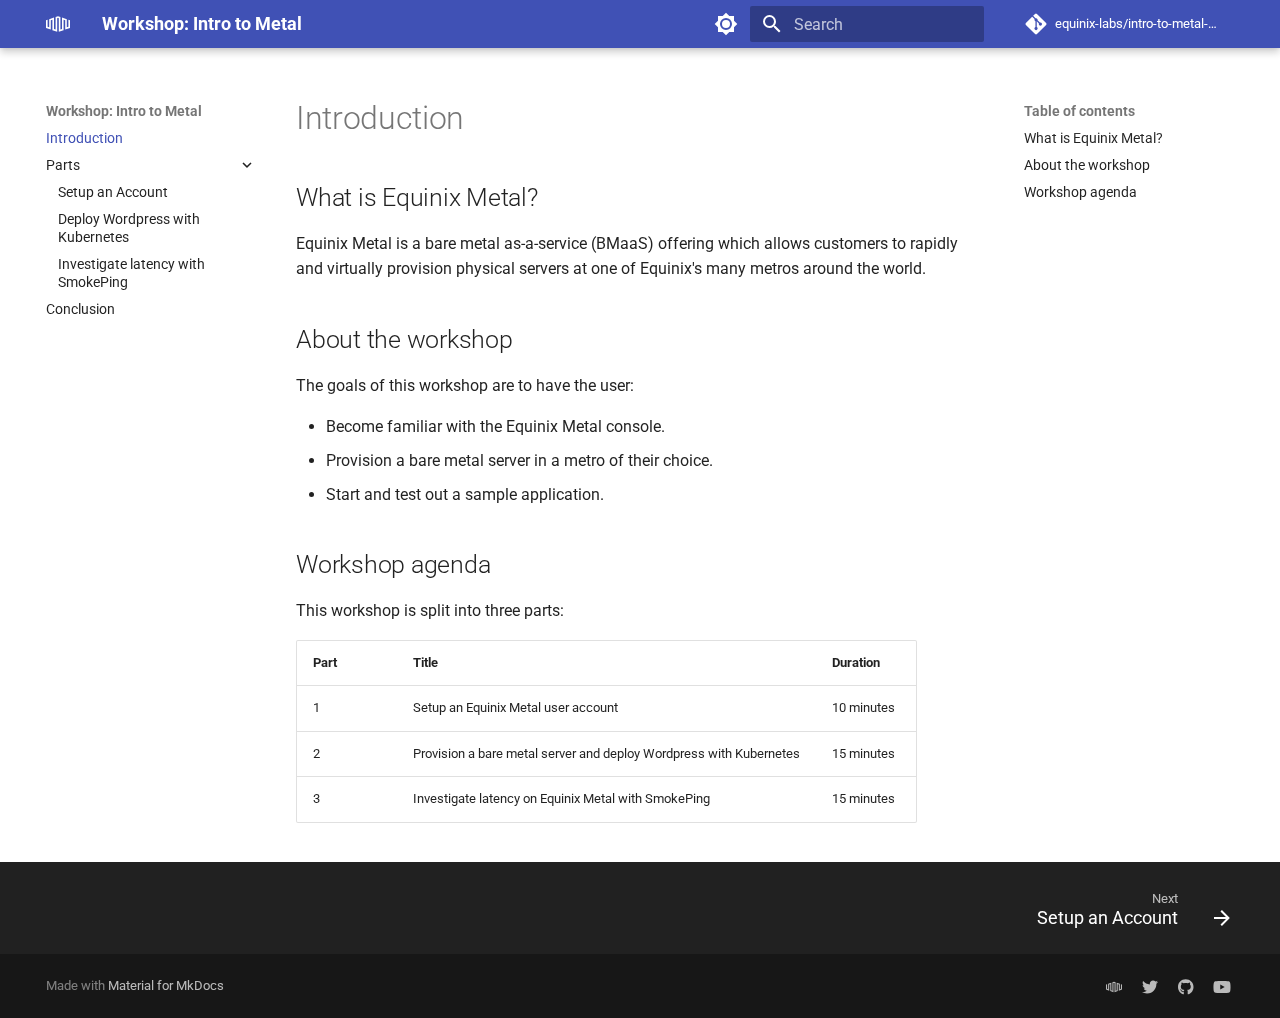
<file: index.html>
<!doctype html>
<html lang="en" class="no-js">
  <head>
    
      <meta charset="utf-8">
      <meta name="viewport" content="width=device-width,initial-scale=1">
      
      
      
      
      
        <link rel="next" href="parts/signup/">
      
      
      <link rel="icon" href="images/favicon.svg">
      <meta name="generator" content="mkdocs-1.6.1, mkdocs-material-9.5.34">
    
    
      
        <title>Workshop: Intro to Metal</title>
      
    
    
      <link rel="stylesheet" href="assets/stylesheets/main.35f28582.min.css">
      
        
        <link rel="stylesheet" href="assets/stylesheets/palette.06af60db.min.css">
      
      


    
    
      
    
    
      
        
        
        <link rel="preconnect" href="https://fonts.gstatic.com" crossorigin>
        <link rel="stylesheet" href="https://fonts.googleapis.com/css?family=Roboto:300,300i,400,400i,700,700i%7CRoboto+Mono:400,400i,700,700i&display=fallback">
        <style>:root{--md-text-font:"Roboto";--md-code-font:"Roboto Mono"}</style>
      
    
    
      <link rel="stylesheet" href="stylesheets/extra.css">
    
    <script>__md_scope=new URL(".",location),__md_hash=e=>[...e].reduce(((e,_)=>(e<<5)-e+_.charCodeAt(0)),0),__md_get=(e,_=localStorage,t=__md_scope)=>JSON.parse(_.getItem(t.pathname+"."+e)),__md_set=(e,_,t=localStorage,a=__md_scope)=>{try{t.setItem(a.pathname+"."+e,JSON.stringify(_))}catch(e){}}</script>
    
      

    
    
    
   <link href="assets/stylesheets/glightbox.min.css" rel="stylesheet"/><style>
    html.glightbox-open { overflow: initial; height: 100%; }
    .gslide-title { margin-top: 0px; user-select: text; }
    .gslide-desc { color: #666; user-select: text; }
    .gslide-image img { background: white; }
    .gscrollbar-fixer { padding-right: 15px; }
    .gdesc-inner { font-size: 0.75rem; }
    body[data-md-color-scheme="slate"] .gdesc-inner { background: var(--md-default-bg-color);}
    body[data-md-color-scheme="slate"] .gslide-title { color: var(--md-default-fg-color);}
    body[data-md-color-scheme="slate"] .gslide-desc { color: var(--md-default-fg-color);}</style> <script src="assets/javascripts/glightbox.min.js"></script></head>
  
  
    
    
      
    
    
    
    
    <body dir="ltr" data-md-color-scheme="default" data-md-color-primary="indigo" data-md-color-accent="indigo">
  
    
    <input class="md-toggle" data-md-toggle="drawer" type="checkbox" id="__drawer" autocomplete="off">
    <input class="md-toggle" data-md-toggle="search" type="checkbox" id="__search" autocomplete="off">
    <label class="md-overlay" for="__drawer"></label>
    <div data-md-component="skip">
      
        
        <a href="#introduction" class="md-skip">
          Skip to content
        </a>
      
    </div>
    <div data-md-component="announce">
      
    </div>
    
    
      

  

<header class="md-header md-header--shadow" data-md-component="header">
  <nav class="md-header__inner md-grid" aria-label="Header">
    <a href="." title="Workshop: Intro to Metal" class="md-header__button md-logo" aria-label="Workshop: Intro to Metal" data-md-component="logo">
      
  
  <svg xmlns="http://www.w3.org/2000/svg" viewBox="0 0 24 24"><path d="M22.399 7.789v7.005l-1.599.56V7.231L16 5.557v11.472l-1.601.557V4.996L12 4.16l-2.4.836v12.59l-1.599-.557V5.557L3.2 7.232v8.121l-1.599-.56V7.79L0 8.349v7.582l4.801 1.676v-9.24l1.6-.558v10.356L11.2 19.84V6.133l.8-.28.8.28v13.708l4.801-1.676V7.809l1.599.558v9.24L24 15.93V8.349z"/></svg>

    </a>
    <label class="md-header__button md-icon" for="__drawer">
      
      <svg xmlns="http://www.w3.org/2000/svg" viewBox="0 0 24 24"><path d="M3 6h18v2H3zm0 5h18v2H3zm0 5h18v2H3z"/></svg>
    </label>
    <div class="md-header__title" data-md-component="header-title">
      <div class="md-header__ellipsis">
        <div class="md-header__topic">
          <span class="md-ellipsis">
            Workshop: Intro to Metal
          </span>
        </div>
        <div class="md-header__topic" data-md-component="header-topic">
          <span class="md-ellipsis">
            
              Introduction
            
          </span>
        </div>
      </div>
    </div>
    
      
        <form class="md-header__option" data-md-component="palette">
  
    
    
    
    <input class="md-option" data-md-color-media="(prefers-color-scheme: light)" data-md-color-scheme="default" data-md-color-primary="indigo" data-md-color-accent="indigo"  aria-label="Switch to dark mode"  type="radio" name="__palette" id="__palette_0">
    
      <label class="md-header__button md-icon" title="Switch to dark mode" for="__palette_1" hidden>
        <svg xmlns="http://www.w3.org/2000/svg" viewBox="0 0 24 24"><path d="M12 8a4 4 0 0 0-4 4 4 4 0 0 0 4 4 4 4 0 0 0 4-4 4 4 0 0 0-4-4m0 10a6 6 0 0 1-6-6 6 6 0 0 1 6-6 6 6 0 0 1 6 6 6 6 0 0 1-6 6m8-9.31V4h-4.69L12 .69 8.69 4H4v4.69L.69 12 4 15.31V20h4.69L12 23.31 15.31 20H20v-4.69L23.31 12z"/></svg>
      </label>
    
  
    
    
    
    <input class="md-option" data-md-color-media="(prefers-color-scheme: dark)" data-md-color-scheme="slate" data-md-color-primary="indigo" data-md-color-accent="indigo"  aria-label="Switch to light mode"  type="radio" name="__palette" id="__palette_1">
    
      <label class="md-header__button md-icon" title="Switch to light mode" for="__palette_0" hidden>
        <svg xmlns="http://www.w3.org/2000/svg" viewBox="0 0 24 24"><path d="M12 18c-.89 0-1.74-.2-2.5-.55C11.56 16.5 13 14.42 13 12s-1.44-4.5-3.5-5.45C10.26 6.2 11.11 6 12 6a6 6 0 0 1 6 6 6 6 0 0 1-6 6m8-9.31V4h-4.69L12 .69 8.69 4H4v4.69L.69 12 4 15.31V20h4.69L12 23.31 15.31 20H20v-4.69L23.31 12z"/></svg>
      </label>
    
  
</form>
      
    
    
      <script>var palette=__md_get("__palette");if(palette&&palette.color){if("(prefers-color-scheme)"===palette.color.media){var media=matchMedia("(prefers-color-scheme: light)"),input=document.querySelector(media.matches?"[data-md-color-media='(prefers-color-scheme: light)']":"[data-md-color-media='(prefers-color-scheme: dark)']");palette.color.media=input.getAttribute("data-md-color-media"),palette.color.scheme=input.getAttribute("data-md-color-scheme"),palette.color.primary=input.getAttribute("data-md-color-primary"),palette.color.accent=input.getAttribute("data-md-color-accent")}for(var[key,value]of Object.entries(palette.color))document.body.setAttribute("data-md-color-"+key,value)}</script>
    
    
    
      <label class="md-header__button md-icon" for="__search">
        
        <svg xmlns="http://www.w3.org/2000/svg" viewBox="0 0 24 24"><path d="M9.5 3A6.5 6.5 0 0 1 16 9.5c0 1.61-.59 3.09-1.56 4.23l.27.27h.79l5 5-1.5 1.5-5-5v-.79l-.27-.27A6.52 6.52 0 0 1 9.5 16 6.5 6.5 0 0 1 3 9.5 6.5 6.5 0 0 1 9.5 3m0 2C7 5 5 7 5 9.5S7 14 9.5 14 14 12 14 9.5 12 5 9.5 5"/></svg>
      </label>
      <div class="md-search" data-md-component="search" role="dialog">
  <label class="md-search__overlay" for="__search"></label>
  <div class="md-search__inner" role="search">
    <form class="md-search__form" name="search">
      <input type="text" class="md-search__input" name="query" aria-label="Search" placeholder="Search" autocapitalize="off" autocorrect="off" autocomplete="off" spellcheck="false" data-md-component="search-query" required>
      <label class="md-search__icon md-icon" for="__search">
        
        <svg xmlns="http://www.w3.org/2000/svg" viewBox="0 0 24 24"><path d="M9.5 3A6.5 6.5 0 0 1 16 9.5c0 1.61-.59 3.09-1.56 4.23l.27.27h.79l5 5-1.5 1.5-5-5v-.79l-.27-.27A6.52 6.52 0 0 1 9.5 16 6.5 6.5 0 0 1 3 9.5 6.5 6.5 0 0 1 9.5 3m0 2C7 5 5 7 5 9.5S7 14 9.5 14 14 12 14 9.5 12 5 9.5 5"/></svg>
        
        <svg xmlns="http://www.w3.org/2000/svg" viewBox="0 0 24 24"><path d="M20 11v2H8l5.5 5.5-1.42 1.42L4.16 12l7.92-7.92L13.5 5.5 8 11z"/></svg>
      </label>
      <nav class="md-search__options" aria-label="Search">
        
        <button type="reset" class="md-search__icon md-icon" title="Clear" aria-label="Clear" tabindex="-1">
          
          <svg xmlns="http://www.w3.org/2000/svg" viewBox="0 0 24 24"><path d="M19 6.41 17.59 5 12 10.59 6.41 5 5 6.41 10.59 12 5 17.59 6.41 19 12 13.41 17.59 19 19 17.59 13.41 12z"/></svg>
        </button>
      </nav>
      
    </form>
    <div class="md-search__output">
      <div class="md-search__scrollwrap" tabindex="0" data-md-scrollfix>
        <div class="md-search-result" data-md-component="search-result">
          <div class="md-search-result__meta">
            Initializing search
          </div>
          <ol class="md-search-result__list" role="presentation"></ol>
        </div>
      </div>
    </div>
  </div>
</div>
    
    
      <div class="md-header__source">
        <a href="https://github.com/equinix-labs/intro-to-metal-workshop" title="Go to repository" class="md-source" data-md-component="source">
  <div class="md-source__icon md-icon">
    
    <svg xmlns="http://www.w3.org/2000/svg" viewBox="0 0 448 512"><!--! Font Awesome Free 6.6.0 by @fontawesome - https://fontawesome.com License - https://fontawesome.com/license/free (Icons: CC BY 4.0, Fonts: SIL OFL 1.1, Code: MIT License) Copyright 2024 Fonticons, Inc.--><path d="M439.55 236.05 244 40.45a28.87 28.87 0 0 0-40.81 0l-40.66 40.63 51.52 51.52c27.06-9.14 52.68 16.77 43.39 43.68l49.66 49.66c34.23-11.8 61.18 31 35.47 56.69-26.49 26.49-70.21-2.87-56-37.34L240.22 199v121.85c25.3 12.54 22.26 41.85 9.08 55a34.34 34.34 0 0 1-48.55 0c-17.57-17.6-11.07-46.91 11.25-56v-123c-20.8-8.51-24.6-30.74-18.64-45L142.57 101 8.45 235.14a28.86 28.86 0 0 0 0 40.81l195.61 195.6a28.86 28.86 0 0 0 40.8 0l194.69-194.69a28.86 28.86 0 0 0 0-40.81"/></svg>
  </div>
  <div class="md-source__repository">
    equinix-labs/intro-to-metal-workshop
  </div>
</a>
      </div>
    
  </nav>
  
</header>
    
    <div class="md-container" data-md-component="container">
      
      
        
          
        
      
      <main class="md-main" data-md-component="main">
        <div class="md-main__inner md-grid">
          
            
              
              <div class="md-sidebar md-sidebar--primary" data-md-component="sidebar" data-md-type="navigation" >
                <div class="md-sidebar__scrollwrap">
                  <div class="md-sidebar__inner">
                    



<nav class="md-nav md-nav--primary" aria-label="Navigation" data-md-level="0">
  <label class="md-nav__title" for="__drawer">
    <a href="." title="Workshop: Intro to Metal" class="md-nav__button md-logo" aria-label="Workshop: Intro to Metal" data-md-component="logo">
      
  
  <svg xmlns="http://www.w3.org/2000/svg" viewBox="0 0 24 24"><path d="M22.399 7.789v7.005l-1.599.56V7.231L16 5.557v11.472l-1.601.557V4.996L12 4.16l-2.4.836v12.59l-1.599-.557V5.557L3.2 7.232v8.121l-1.599-.56V7.79L0 8.349v7.582l4.801 1.676v-9.24l1.6-.558v10.356L11.2 19.84V6.133l.8-.28.8.28v13.708l4.801-1.676V7.809l1.599.558v9.24L24 15.93V8.349z"/></svg>

    </a>
    Workshop: Intro to Metal
  </label>
  
    <div class="md-nav__source">
      <a href="https://github.com/equinix-labs/intro-to-metal-workshop" title="Go to repository" class="md-source" data-md-component="source">
  <div class="md-source__icon md-icon">
    
    <svg xmlns="http://www.w3.org/2000/svg" viewBox="0 0 448 512"><!--! Font Awesome Free 6.6.0 by @fontawesome - https://fontawesome.com License - https://fontawesome.com/license/free (Icons: CC BY 4.0, Fonts: SIL OFL 1.1, Code: MIT License) Copyright 2024 Fonticons, Inc.--><path d="M439.55 236.05 244 40.45a28.87 28.87 0 0 0-40.81 0l-40.66 40.63 51.52 51.52c27.06-9.14 52.68 16.77 43.39 43.68l49.66 49.66c34.23-11.8 61.18 31 35.47 56.69-26.49 26.49-70.21-2.87-56-37.34L240.22 199v121.85c25.3 12.54 22.26 41.85 9.08 55a34.34 34.34 0 0 1-48.55 0c-17.57-17.6-11.07-46.91 11.25-56v-123c-20.8-8.51-24.6-30.74-18.64-45L142.57 101 8.45 235.14a28.86 28.86 0 0 0 0 40.81l195.61 195.6a28.86 28.86 0 0 0 40.8 0l194.69-194.69a28.86 28.86 0 0 0 0-40.81"/></svg>
  </div>
  <div class="md-source__repository">
    equinix-labs/intro-to-metal-workshop
  </div>
</a>
    </div>
  
  <ul class="md-nav__list" data-md-scrollfix>
    
      
      
  
  
    
  
  
  
    <li class="md-nav__item md-nav__item--active">
      
      <input class="md-nav__toggle md-toggle" type="checkbox" id="__toc">
      
      
        
      
      
        <label class="md-nav__link md-nav__link--active" for="__toc">
          
  
  <span class="md-ellipsis">
    Introduction
  </span>
  

          <span class="md-nav__icon md-icon"></span>
        </label>
      
      <a href="." class="md-nav__link md-nav__link--active">
        
  
  <span class="md-ellipsis">
    Introduction
  </span>
  

      </a>
      
        

<nav class="md-nav md-nav--secondary" aria-label="Table of contents">
  
  
  
    
  
  
    <label class="md-nav__title" for="__toc">
      <span class="md-nav__icon md-icon"></span>
      Table of contents
    </label>
    <ul class="md-nav__list" data-md-component="toc" data-md-scrollfix>
      
        <li class="md-nav__item">
  <a href="#what-is-equinix-metal" class="md-nav__link">
    <span class="md-ellipsis">
      What is Equinix Metal?
    </span>
  </a>
  
</li>
      
        <li class="md-nav__item">
  <a href="#about-the-workshop" class="md-nav__link">
    <span class="md-ellipsis">
      About the workshop
    </span>
  </a>
  
</li>
      
        <li class="md-nav__item">
  <a href="#workshop-agenda" class="md-nav__link">
    <span class="md-ellipsis">
      Workshop agenda
    </span>
  </a>
  
</li>
      
    </ul>
  
</nav>
      
    </li>
  

    
      
      
  
  
  
  
    
    
    
    
    <li class="md-nav__item md-nav__item--nested">
      
        
        
          
        
        <input class="md-nav__toggle md-toggle md-toggle--indeterminate" type="checkbox" id="__nav_2" >
        
          
          <label class="md-nav__link" for="__nav_2" id="__nav_2_label" tabindex="0">
            
  
  <span class="md-ellipsis">
    Parts
  </span>
  

            <span class="md-nav__icon md-icon"></span>
          </label>
        
        <nav class="md-nav" data-md-level="1" aria-labelledby="__nav_2_label" aria-expanded="false">
          <label class="md-nav__title" for="__nav_2">
            <span class="md-nav__icon md-icon"></span>
            Parts
          </label>
          <ul class="md-nav__list" data-md-scrollfix>
            
              
                
  
  
  
  
    <li class="md-nav__item">
      <a href="parts/signup/" class="md-nav__link">
        
  
  <span class="md-ellipsis">
    Setup an Account
  </span>
  

      </a>
    </li>
  

              
            
              
                
  
  
  
  
    <li class="md-nav__item">
      <a href="parts/wordpress/" class="md-nav__link">
        
  
  <span class="md-ellipsis">
    Deploy Wordpress with Kubernetes
  </span>
  

      </a>
    </li>
  

              
            
              
                
  
  
  
  
    <li class="md-nav__item">
      <a href="parts/smokeping/" class="md-nav__link">
        
  
  <span class="md-ellipsis">
    Investigate latency with SmokePing
  </span>
  

      </a>
    </li>
  

              
            
          </ul>
        </nav>
      
    </li>
  

    
      
      
  
  
  
  
    <li class="md-nav__item">
      <a href="parts/conclusion/" class="md-nav__link">
        
  
  <span class="md-ellipsis">
    Conclusion
  </span>
  

      </a>
    </li>
  

    
  </ul>
</nav>
                  </div>
                </div>
              </div>
            
            
              
              <div class="md-sidebar md-sidebar--secondary" data-md-component="sidebar" data-md-type="toc" >
                <div class="md-sidebar__scrollwrap">
                  <div class="md-sidebar__inner">
                    

<nav class="md-nav md-nav--secondary" aria-label="Table of contents">
  
  
  
    
  
  
    <label class="md-nav__title" for="__toc">
      <span class="md-nav__icon md-icon"></span>
      Table of contents
    </label>
    <ul class="md-nav__list" data-md-component="toc" data-md-scrollfix>
      
        <li class="md-nav__item">
  <a href="#what-is-equinix-metal" class="md-nav__link">
    <span class="md-ellipsis">
      What is Equinix Metal?
    </span>
  </a>
  
</li>
      
        <li class="md-nav__item">
  <a href="#about-the-workshop" class="md-nav__link">
    <span class="md-ellipsis">
      About the workshop
    </span>
  </a>
  
</li>
      
        <li class="md-nav__item">
  <a href="#workshop-agenda" class="md-nav__link">
    <span class="md-ellipsis">
      Workshop agenda
    </span>
  </a>
  
</li>
      
    </ul>
  
</nav>
                  </div>
                </div>
              </div>
            
          
          
            <div class="md-content" data-md-component="content">
              <article class="md-content__inner md-typeset">
                
                  

  
  


<h1 id="introduction">Introduction<a class="headerlink" href="#introduction" title="Permanent link">&para;</a></h1>
<h2 id="what-is-equinix-metal">What is Equinix Metal?<a class="headerlink" href="#what-is-equinix-metal" title="Permanent link">&para;</a></h2>
<p>Equinix Metal is a bare metal as-a-service (BMaaS) offering which allows customers to rapidly and virtually provision physical servers at one of Equinix's many metros around the world.</p>
<h2 id="about-the-workshop">About the workshop<a class="headerlink" href="#about-the-workshop" title="Permanent link">&para;</a></h2>
<p>The goals of this workshop are to have the user:</p>
<ul>
<li>Become familiar with the Equinix Metal console.</li>
<li>Provision a bare metal server in a metro of their choice.</li>
<li>Start and test out a sample application.</li>
</ul>
<h2 id="workshop-agenda">Workshop agenda<a class="headerlink" href="#workshop-agenda" title="Permanent link">&para;</a></h2>
<p>This workshop is split into three parts:</p>
<table>
<thead>
<tr>
<th>Part</th>
<th>Title</th>
<th>Duration</th>
</tr>
</thead>
<tbody>
<tr>
<td>1</td>
<td>Setup an Equinix Metal user account</td>
<td>10 minutes</td>
</tr>
<tr>
<td>2</td>
<td>Provision a bare metal server and deploy Wordpress with Kubernetes</td>
<td>15 minutes</td>
</tr>
<tr>
<td>3</td>
<td>Investigate latency on Equinix Metal with SmokePing</td>
<td>15 minutes</td>
</tr>
</tbody>
</table>












                
              </article>
            </div>
          
          
<script>var target=document.getElementById(location.hash.slice(1));target&&target.name&&(target.checked=target.name.startsWith("__tabbed_"))</script>
        </div>
        
          <button type="button" class="md-top md-icon" data-md-component="top" hidden>
  
  <svg xmlns="http://www.w3.org/2000/svg" viewBox="0 0 24 24"><path d="M13 20h-2V8l-5.5 5.5-1.42-1.42L12 4.16l7.92 7.92-1.42 1.42L13 8z"/></svg>
  Back to top
</button>
        
      </main>
      
        <footer class="md-footer">
  
    
      
      <nav class="md-footer__inner md-grid" aria-label="Footer" >
        
        
          
          <a href="parts/signup/" class="md-footer__link md-footer__link--next" aria-label="Next: Setup an Account">
            <div class="md-footer__title">
              <span class="md-footer__direction">
                Next
              </span>
              <div class="md-ellipsis">
                Setup an Account
              </div>
            </div>
            <div class="md-footer__button md-icon">
              
              <svg xmlns="http://www.w3.org/2000/svg" viewBox="0 0 24 24"><path d="M4 11v2h12l-5.5 5.5 1.42 1.42L19.84 12l-7.92-7.92L10.5 5.5 16 11z"/></svg>
            </div>
          </a>
        
      </nav>
    
  
  <div class="md-footer-meta md-typeset">
    <div class="md-footer-meta__inner md-grid">
      <div class="md-copyright">
  
  
    Made with
    <a href="https://squidfunk.github.io/mkdocs-material/" target="_blank" rel="noopener">
      Material for MkDocs
    </a>
  
</div>
      
        <div class="md-social">
  
    
    
    
    
      
      
    
    <a href="https://deploy.equinix.com" target="_blank" rel="noopener" title="deploy.equinix.com" class="md-social__link">
      <svg xmlns="http://www.w3.org/2000/svg" viewBox="0 0 24 24"><path d="M22.399 7.789v7.005l-1.599.56V7.231L16 5.557v11.472l-1.601.557V4.996L12 4.16l-2.4.836v12.59l-1.599-.557V5.557L3.2 7.232v8.121l-1.599-.56V7.79L0 8.349v7.582l4.801 1.676v-9.24l1.6-.558v10.356L11.2 19.84V6.133l.8-.28.8.28v13.708l4.801-1.676V7.809l1.599.558v9.24L24 15.93V8.349z"/></svg>
    </a>
  
    
    
    
    
      
      
    
    <a href="https://twitter.com/@equinixmetal" target="_blank" rel="noopener" title="twitter.com" class="md-social__link">
      <svg xmlns="http://www.w3.org/2000/svg" viewBox="0 0 512 512"><!--! Font Awesome Free 6.6.0 by @fontawesome - https://fontawesome.com License - https://fontawesome.com/license/free (Icons: CC BY 4.0, Fonts: SIL OFL 1.1, Code: MIT License) Copyright 2024 Fonticons, Inc.--><path d="M459.37 151.716c.325 4.548.325 9.097.325 13.645 0 138.72-105.583 298.558-298.558 298.558-59.452 0-114.68-17.219-161.137-47.106 8.447.974 16.568 1.299 25.34 1.299 49.055 0 94.213-16.568 130.274-44.832-46.132-.975-84.792-31.188-98.112-72.772 6.498.974 12.995 1.624 19.818 1.624 9.421 0 18.843-1.3 27.614-3.573-48.081-9.747-84.143-51.98-84.143-102.985v-1.299c13.969 7.797 30.214 12.67 47.431 13.319-28.264-18.843-46.781-51.005-46.781-87.391 0-19.492 5.197-37.36 14.294-52.954 51.655 63.675 129.3 105.258 216.365 109.807-1.624-7.797-2.599-15.918-2.599-24.04 0-57.828 46.782-104.934 104.934-104.934 30.213 0 57.502 12.67 76.67 33.137 23.715-4.548 46.456-13.32 66.599-25.34-7.798 24.366-24.366 44.833-46.132 57.827 21.117-2.273 41.584-8.122 60.426-16.243-14.292 20.791-32.161 39.308-52.628 54.253"/></svg>
    </a>
  
    
    
    
    
      
      
    
    <a href="https://github.com/equinix-labs" target="_blank" rel="noopener" title="github.com" class="md-social__link">
      <svg xmlns="http://www.w3.org/2000/svg" viewBox="0 0 496 512"><!--! Font Awesome Free 6.6.0 by @fontawesome - https://fontawesome.com License - https://fontawesome.com/license/free (Icons: CC BY 4.0, Fonts: SIL OFL 1.1, Code: MIT License) Copyright 2024 Fonticons, Inc.--><path d="M165.9 397.4c0 2-2.3 3.6-5.2 3.6-3.3.3-5.6-1.3-5.6-3.6 0-2 2.3-3.6 5.2-3.6 3-.3 5.6 1.3 5.6 3.6m-31.1-4.5c-.7 2 1.3 4.3 4.3 4.9 2.6 1 5.6 0 6.2-2s-1.3-4.3-4.3-5.2c-2.6-.7-5.5.3-6.2 2.3m44.2-1.7c-2.9.7-4.9 2.6-4.6 4.9.3 2 2.9 3.3 5.9 2.6 2.9-.7 4.9-2.6 4.6-4.6-.3-1.9-3-3.2-5.9-2.9M244.8 8C106.1 8 0 113.3 0 252c0 110.9 69.8 205.8 169.5 239.2 12.8 2.3 17.3-5.6 17.3-12.1 0-6.2-.3-40.4-.3-61.4 0 0-70 15-84.7-29.8 0 0-11.4-29.1-27.8-36.6 0 0-22.9-15.7 1.6-15.4 0 0 24.9 2 38.6 25.8 21.9 38.6 58.6 27.5 72.9 20.9 2.3-16 8.8-27.1 16-33.7-55.9-6.2-112.3-14.3-112.3-110.5 0-27.5 7.6-41.3 23.6-58.9-2.6-6.5-11.1-33.3 2.6-67.9 20.9-6.5 69 27 69 27 20-5.6 41.5-8.5 62.8-8.5s42.8 2.9 62.8 8.5c0 0 48.1-33.6 69-27 13.7 34.7 5.2 61.4 2.6 67.9 16 17.7 25.8 31.5 25.8 58.9 0 96.5-58.9 104.2-114.8 110.5 9.2 7.9 17 22.9 17 46.4 0 33.7-.3 75.4-.3 83.6 0 6.5 4.6 14.4 17.3 12.1C428.2 457.8 496 362.9 496 252 496 113.3 383.5 8 244.8 8M97.2 352.9c-1.3 1-1 3.3.7 5.2 1.6 1.6 3.9 2.3 5.2 1 1.3-1 1-3.3-.7-5.2-1.6-1.6-3.9-2.3-5.2-1m-10.8-8.1c-.7 1.3.3 2.9 2.3 3.9 1.6 1 3.6.7 4.3-.7.7-1.3-.3-2.9-2.3-3.9-2-.6-3.6-.3-4.3.7m32.4 35.6c-1.6 1.3-1 4.3 1.3 6.2 2.3 2.3 5.2 2.6 6.5 1 1.3-1.3.7-4.3-1.3-6.2-2.2-2.3-5.2-2.6-6.5-1m-11.4-14.7c-1.6 1-1.6 3.6 0 5.9s4.3 3.3 5.6 2.3c1.6-1.3 1.6-3.9 0-6.2-1.4-2.3-4-3.3-5.6-2"/></svg>
    </a>
  
    
    
    
    
      
      
    
    <a href="https://www.youtube.com/@EquinixDevelopers" target="_blank" rel="noopener" title="www.youtube.com" class="md-social__link">
      <svg xmlns="http://www.w3.org/2000/svg" viewBox="0 0 576 512"><!--! Font Awesome Free 6.6.0 by @fontawesome - https://fontawesome.com License - https://fontawesome.com/license/free (Icons: CC BY 4.0, Fonts: SIL OFL 1.1, Code: MIT License) Copyright 2024 Fonticons, Inc.--><path d="M549.655 124.083c-6.281-23.65-24.787-42.276-48.284-48.597C458.781 64 288 64 288 64S117.22 64 74.629 75.486c-23.497 6.322-42.003 24.947-48.284 48.597-11.412 42.867-11.412 132.305-11.412 132.305s0 89.438 11.412 132.305c6.281 23.65 24.787 41.5 48.284 47.821C117.22 448 288 448 288 448s170.78 0 213.371-11.486c23.497-6.321 42.003-24.171 48.284-47.821 11.412-42.867 11.412-132.305 11.412-132.305s0-89.438-11.412-132.305m-317.51 213.508V175.185l142.739 81.205z"/></svg>
    </a>
  
</div>
      
    </div>
  </div>
</footer>
      
    </div>
    <div class="md-dialog" data-md-component="dialog">
      <div class="md-dialog__inner md-typeset"></div>
    </div>
    
    
    <script id="__config" type="application/json">{"base": ".", "features": ["navigation.top", "search.highlight", "navigation.footer", "content.code.copy", "navigation.expand"], "search": "assets/javascripts/workers/search.07f07601.min.js", "translations": {"clipboard.copied": "Copied to clipboard", "clipboard.copy": "Copy to clipboard", "search.result.more.one": "1 more on this page", "search.result.more.other": "# more on this page", "search.result.none": "No matching documents", "search.result.one": "1 matching document", "search.result.other": "# matching documents", "search.result.placeholder": "Type to start searching", "search.result.term.missing": "Missing", "select.version": "Select version"}}</script>
    
    
      <script src="assets/javascripts/bundle.56dfad97.min.js"></script>
      
    
  <script id="init-glightbox">const lightbox = GLightbox({"touchNavigation": true, "loop": false, "zoomable": true, "draggable": true, "openEffect": "zoom", "closeEffect": "zoom", "slideEffect": "slide"});
document$.subscribe(() => { lightbox.reload() });
</script></body>
</html>
</file>
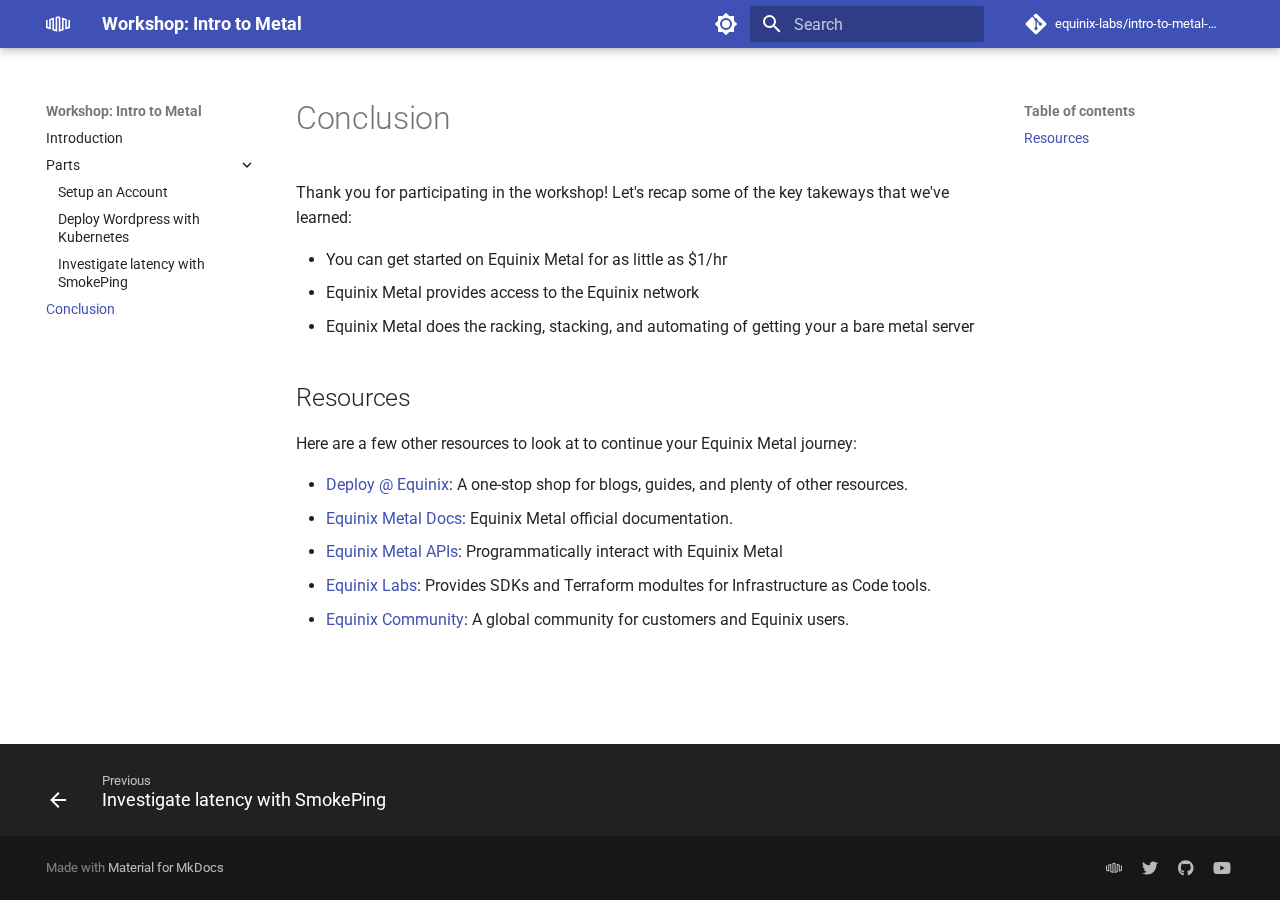
<file: parts/conclusion/index.html>
<!doctype html>
<html lang="en" class="no-js">
  <head>
    
      <meta charset="utf-8">
      <meta name="viewport" content="width=device-width,initial-scale=1">
      
      
      
      
        <link rel="prev" href="../smokeping/">
      
      
      
      <link rel="icon" href="../../images/favicon.svg">
      <meta name="generator" content="mkdocs-1.6.1, mkdocs-material-9.5.34">
    
    
      
        <title>Conclusion - Workshop: Intro to Metal</title>
      
    
    
      <link rel="stylesheet" href="../../assets/stylesheets/main.35f28582.min.css">
      
        
        <link rel="stylesheet" href="../../assets/stylesheets/palette.06af60db.min.css">
      
      


    
    
      
    
    
      
        
        
        <link rel="preconnect" href="https://fonts.gstatic.com" crossorigin>
        <link rel="stylesheet" href="https://fonts.googleapis.com/css?family=Roboto:300,300i,400,400i,700,700i%7CRoboto+Mono:400,400i,700,700i&display=fallback">
        <style>:root{--md-text-font:"Roboto";--md-code-font:"Roboto Mono"}</style>
      
    
    
      <link rel="stylesheet" href="../../stylesheets/extra.css">
    
    <script>__md_scope=new URL("../..",location),__md_hash=e=>[...e].reduce(((e,_)=>(e<<5)-e+_.charCodeAt(0)),0),__md_get=(e,_=localStorage,t=__md_scope)=>JSON.parse(_.getItem(t.pathname+"."+e)),__md_set=(e,_,t=localStorage,a=__md_scope)=>{try{t.setItem(a.pathname+"."+e,JSON.stringify(_))}catch(e){}}</script>
    
      

    
    
    
   <link href="../../assets/stylesheets/glightbox.min.css" rel="stylesheet"/><style>
    html.glightbox-open { overflow: initial; height: 100%; }
    .gslide-title { margin-top: 0px; user-select: text; }
    .gslide-desc { color: #666; user-select: text; }
    .gslide-image img { background: white; }
    .gscrollbar-fixer { padding-right: 15px; }
    .gdesc-inner { font-size: 0.75rem; }
    body[data-md-color-scheme="slate"] .gdesc-inner { background: var(--md-default-bg-color);}
    body[data-md-color-scheme="slate"] .gslide-title { color: var(--md-default-fg-color);}
    body[data-md-color-scheme="slate"] .gslide-desc { color: var(--md-default-fg-color);}</style> <script src="../../assets/javascripts/glightbox.min.js"></script></head>
  
  
    
    
      
    
    
    
    
    <body dir="ltr" data-md-color-scheme="default" data-md-color-primary="indigo" data-md-color-accent="indigo">
  
    
    <input class="md-toggle" data-md-toggle="drawer" type="checkbox" id="__drawer" autocomplete="off">
    <input class="md-toggle" data-md-toggle="search" type="checkbox" id="__search" autocomplete="off">
    <label class="md-overlay" for="__drawer"></label>
    <div data-md-component="skip">
      
        
        <a href="#conclusion" class="md-skip">
          Skip to content
        </a>
      
    </div>
    <div data-md-component="announce">
      
    </div>
    
    
      

  

<header class="md-header md-header--shadow" data-md-component="header">
  <nav class="md-header__inner md-grid" aria-label="Header">
    <a href="../.." title="Workshop: Intro to Metal" class="md-header__button md-logo" aria-label="Workshop: Intro to Metal" data-md-component="logo">
      
  
  <svg xmlns="http://www.w3.org/2000/svg" viewBox="0 0 24 24"><path d="M22.399 7.789v7.005l-1.599.56V7.231L16 5.557v11.472l-1.601.557V4.996L12 4.16l-2.4.836v12.59l-1.599-.557V5.557L3.2 7.232v8.121l-1.599-.56V7.79L0 8.349v7.582l4.801 1.676v-9.24l1.6-.558v10.356L11.2 19.84V6.133l.8-.28.8.28v13.708l4.801-1.676V7.809l1.599.558v9.24L24 15.93V8.349z"/></svg>

    </a>
    <label class="md-header__button md-icon" for="__drawer">
      
      <svg xmlns="http://www.w3.org/2000/svg" viewBox="0 0 24 24"><path d="M3 6h18v2H3zm0 5h18v2H3zm0 5h18v2H3z"/></svg>
    </label>
    <div class="md-header__title" data-md-component="header-title">
      <div class="md-header__ellipsis">
        <div class="md-header__topic">
          <span class="md-ellipsis">
            Workshop: Intro to Metal
          </span>
        </div>
        <div class="md-header__topic" data-md-component="header-topic">
          <span class="md-ellipsis">
            
              Conclusion
            
          </span>
        </div>
      </div>
    </div>
    
      
        <form class="md-header__option" data-md-component="palette">
  
    
    
    
    <input class="md-option" data-md-color-media="(prefers-color-scheme: light)" data-md-color-scheme="default" data-md-color-primary="indigo" data-md-color-accent="indigo"  aria-label="Switch to dark mode"  type="radio" name="__palette" id="__palette_0">
    
      <label class="md-header__button md-icon" title="Switch to dark mode" for="__palette_1" hidden>
        <svg xmlns="http://www.w3.org/2000/svg" viewBox="0 0 24 24"><path d="M12 8a4 4 0 0 0-4 4 4 4 0 0 0 4 4 4 4 0 0 0 4-4 4 4 0 0 0-4-4m0 10a6 6 0 0 1-6-6 6 6 0 0 1 6-6 6 6 0 0 1 6 6 6 6 0 0 1-6 6m8-9.31V4h-4.69L12 .69 8.69 4H4v4.69L.69 12 4 15.31V20h4.69L12 23.31 15.31 20H20v-4.69L23.31 12z"/></svg>
      </label>
    
  
    
    
    
    <input class="md-option" data-md-color-media="(prefers-color-scheme: dark)" data-md-color-scheme="slate" data-md-color-primary="indigo" data-md-color-accent="indigo"  aria-label="Switch to light mode"  type="radio" name="__palette" id="__palette_1">
    
      <label class="md-header__button md-icon" title="Switch to light mode" for="__palette_0" hidden>
        <svg xmlns="http://www.w3.org/2000/svg" viewBox="0 0 24 24"><path d="M12 18c-.89 0-1.74-.2-2.5-.55C11.56 16.5 13 14.42 13 12s-1.44-4.5-3.5-5.45C10.26 6.2 11.11 6 12 6a6 6 0 0 1 6 6 6 6 0 0 1-6 6m8-9.31V4h-4.69L12 .69 8.69 4H4v4.69L.69 12 4 15.31V20h4.69L12 23.31 15.31 20H20v-4.69L23.31 12z"/></svg>
      </label>
    
  
</form>
      
    
    
      <script>var palette=__md_get("__palette");if(palette&&palette.color){if("(prefers-color-scheme)"===palette.color.media){var media=matchMedia("(prefers-color-scheme: light)"),input=document.querySelector(media.matches?"[data-md-color-media='(prefers-color-scheme: light)']":"[data-md-color-media='(prefers-color-scheme: dark)']");palette.color.media=input.getAttribute("data-md-color-media"),palette.color.scheme=input.getAttribute("data-md-color-scheme"),palette.color.primary=input.getAttribute("data-md-color-primary"),palette.color.accent=input.getAttribute("data-md-color-accent")}for(var[key,value]of Object.entries(palette.color))document.body.setAttribute("data-md-color-"+key,value)}</script>
    
    
    
      <label class="md-header__button md-icon" for="__search">
        
        <svg xmlns="http://www.w3.org/2000/svg" viewBox="0 0 24 24"><path d="M9.5 3A6.5 6.5 0 0 1 16 9.5c0 1.61-.59 3.09-1.56 4.23l.27.27h.79l5 5-1.5 1.5-5-5v-.79l-.27-.27A6.52 6.52 0 0 1 9.5 16 6.5 6.5 0 0 1 3 9.5 6.5 6.5 0 0 1 9.5 3m0 2C7 5 5 7 5 9.5S7 14 9.5 14 14 12 14 9.5 12 5 9.5 5"/></svg>
      </label>
      <div class="md-search" data-md-component="search" role="dialog">
  <label class="md-search__overlay" for="__search"></label>
  <div class="md-search__inner" role="search">
    <form class="md-search__form" name="search">
      <input type="text" class="md-search__input" name="query" aria-label="Search" placeholder="Search" autocapitalize="off" autocorrect="off" autocomplete="off" spellcheck="false" data-md-component="search-query" required>
      <label class="md-search__icon md-icon" for="__search">
        
        <svg xmlns="http://www.w3.org/2000/svg" viewBox="0 0 24 24"><path d="M9.5 3A6.5 6.5 0 0 1 16 9.5c0 1.61-.59 3.09-1.56 4.23l.27.27h.79l5 5-1.5 1.5-5-5v-.79l-.27-.27A6.52 6.52 0 0 1 9.5 16 6.5 6.5 0 0 1 3 9.5 6.5 6.5 0 0 1 9.5 3m0 2C7 5 5 7 5 9.5S7 14 9.5 14 14 12 14 9.5 12 5 9.5 5"/></svg>
        
        <svg xmlns="http://www.w3.org/2000/svg" viewBox="0 0 24 24"><path d="M20 11v2H8l5.5 5.5-1.42 1.42L4.16 12l7.92-7.92L13.5 5.5 8 11z"/></svg>
      </label>
      <nav class="md-search__options" aria-label="Search">
        
        <button type="reset" class="md-search__icon md-icon" title="Clear" aria-label="Clear" tabindex="-1">
          
          <svg xmlns="http://www.w3.org/2000/svg" viewBox="0 0 24 24"><path d="M19 6.41 17.59 5 12 10.59 6.41 5 5 6.41 10.59 12 5 17.59 6.41 19 12 13.41 17.59 19 19 17.59 13.41 12z"/></svg>
        </button>
      </nav>
      
    </form>
    <div class="md-search__output">
      <div class="md-search__scrollwrap" tabindex="0" data-md-scrollfix>
        <div class="md-search-result" data-md-component="search-result">
          <div class="md-search-result__meta">
            Initializing search
          </div>
          <ol class="md-search-result__list" role="presentation"></ol>
        </div>
      </div>
    </div>
  </div>
</div>
    
    
      <div class="md-header__source">
        <a href="https://github.com/equinix-labs/intro-to-metal-workshop" title="Go to repository" class="md-source" data-md-component="source">
  <div class="md-source__icon md-icon">
    
    <svg xmlns="http://www.w3.org/2000/svg" viewBox="0 0 448 512"><!--! Font Awesome Free 6.6.0 by @fontawesome - https://fontawesome.com License - https://fontawesome.com/license/free (Icons: CC BY 4.0, Fonts: SIL OFL 1.1, Code: MIT License) Copyright 2024 Fonticons, Inc.--><path d="M439.55 236.05 244 40.45a28.87 28.87 0 0 0-40.81 0l-40.66 40.63 51.52 51.52c27.06-9.14 52.68 16.77 43.39 43.68l49.66 49.66c34.23-11.8 61.18 31 35.47 56.69-26.49 26.49-70.21-2.87-56-37.34L240.22 199v121.85c25.3 12.54 22.26 41.85 9.08 55a34.34 34.34 0 0 1-48.55 0c-17.57-17.6-11.07-46.91 11.25-56v-123c-20.8-8.51-24.6-30.74-18.64-45L142.57 101 8.45 235.14a28.86 28.86 0 0 0 0 40.81l195.61 195.6a28.86 28.86 0 0 0 40.8 0l194.69-194.69a28.86 28.86 0 0 0 0-40.81"/></svg>
  </div>
  <div class="md-source__repository">
    equinix-labs/intro-to-metal-workshop
  </div>
</a>
      </div>
    
  </nav>
  
</header>
    
    <div class="md-container" data-md-component="container">
      
      
        
          
        
      
      <main class="md-main" data-md-component="main">
        <div class="md-main__inner md-grid">
          
            
              
              <div class="md-sidebar md-sidebar--primary" data-md-component="sidebar" data-md-type="navigation" >
                <div class="md-sidebar__scrollwrap">
                  <div class="md-sidebar__inner">
                    



<nav class="md-nav md-nav--primary" aria-label="Navigation" data-md-level="0">
  <label class="md-nav__title" for="__drawer">
    <a href="../.." title="Workshop: Intro to Metal" class="md-nav__button md-logo" aria-label="Workshop: Intro to Metal" data-md-component="logo">
      
  
  <svg xmlns="http://www.w3.org/2000/svg" viewBox="0 0 24 24"><path d="M22.399 7.789v7.005l-1.599.56V7.231L16 5.557v11.472l-1.601.557V4.996L12 4.16l-2.4.836v12.59l-1.599-.557V5.557L3.2 7.232v8.121l-1.599-.56V7.79L0 8.349v7.582l4.801 1.676v-9.24l1.6-.558v10.356L11.2 19.84V6.133l.8-.28.8.28v13.708l4.801-1.676V7.809l1.599.558v9.24L24 15.93V8.349z"/></svg>

    </a>
    Workshop: Intro to Metal
  </label>
  
    <div class="md-nav__source">
      <a href="https://github.com/equinix-labs/intro-to-metal-workshop" title="Go to repository" class="md-source" data-md-component="source">
  <div class="md-source__icon md-icon">
    
    <svg xmlns="http://www.w3.org/2000/svg" viewBox="0 0 448 512"><!--! Font Awesome Free 6.6.0 by @fontawesome - https://fontawesome.com License - https://fontawesome.com/license/free (Icons: CC BY 4.0, Fonts: SIL OFL 1.1, Code: MIT License) Copyright 2024 Fonticons, Inc.--><path d="M439.55 236.05 244 40.45a28.87 28.87 0 0 0-40.81 0l-40.66 40.63 51.52 51.52c27.06-9.14 52.68 16.77 43.39 43.68l49.66 49.66c34.23-11.8 61.18 31 35.47 56.69-26.49 26.49-70.21-2.87-56-37.34L240.22 199v121.85c25.3 12.54 22.26 41.85 9.08 55a34.34 34.34 0 0 1-48.55 0c-17.57-17.6-11.07-46.91 11.25-56v-123c-20.8-8.51-24.6-30.74-18.64-45L142.57 101 8.45 235.14a28.86 28.86 0 0 0 0 40.81l195.61 195.6a28.86 28.86 0 0 0 40.8 0l194.69-194.69a28.86 28.86 0 0 0 0-40.81"/></svg>
  </div>
  <div class="md-source__repository">
    equinix-labs/intro-to-metal-workshop
  </div>
</a>
    </div>
  
  <ul class="md-nav__list" data-md-scrollfix>
    
      
      
  
  
  
  
    <li class="md-nav__item">
      <a href="../.." class="md-nav__link">
        
  
  <span class="md-ellipsis">
    Introduction
  </span>
  

      </a>
    </li>
  

    
      
      
  
  
  
  
    
    
    
    
    <li class="md-nav__item md-nav__item--nested">
      
        
        
          
        
        <input class="md-nav__toggle md-toggle md-toggle--indeterminate" type="checkbox" id="__nav_2" >
        
          
          <label class="md-nav__link" for="__nav_2" id="__nav_2_label" tabindex="0">
            
  
  <span class="md-ellipsis">
    Parts
  </span>
  

            <span class="md-nav__icon md-icon"></span>
          </label>
        
        <nav class="md-nav" data-md-level="1" aria-labelledby="__nav_2_label" aria-expanded="false">
          <label class="md-nav__title" for="__nav_2">
            <span class="md-nav__icon md-icon"></span>
            Parts
          </label>
          <ul class="md-nav__list" data-md-scrollfix>
            
              
                
  
  
  
  
    <li class="md-nav__item">
      <a href="../signup/" class="md-nav__link">
        
  
  <span class="md-ellipsis">
    Setup an Account
  </span>
  

      </a>
    </li>
  

              
            
              
                
  
  
  
  
    <li class="md-nav__item">
      <a href="../wordpress/" class="md-nav__link">
        
  
  <span class="md-ellipsis">
    Deploy Wordpress with Kubernetes
  </span>
  

      </a>
    </li>
  

              
            
              
                
  
  
  
  
    <li class="md-nav__item">
      <a href="../smokeping/" class="md-nav__link">
        
  
  <span class="md-ellipsis">
    Investigate latency with SmokePing
  </span>
  

      </a>
    </li>
  

              
            
          </ul>
        </nav>
      
    </li>
  

    
      
      
  
  
    
  
  
  
    <li class="md-nav__item md-nav__item--active">
      
      <input class="md-nav__toggle md-toggle" type="checkbox" id="__toc">
      
      
        
      
      
        <label class="md-nav__link md-nav__link--active" for="__toc">
          
  
  <span class="md-ellipsis">
    Conclusion
  </span>
  

          <span class="md-nav__icon md-icon"></span>
        </label>
      
      <a href="./" class="md-nav__link md-nav__link--active">
        
  
  <span class="md-ellipsis">
    Conclusion
  </span>
  

      </a>
      
        

<nav class="md-nav md-nav--secondary" aria-label="Table of contents">
  
  
  
    
  
  
    <label class="md-nav__title" for="__toc">
      <span class="md-nav__icon md-icon"></span>
      Table of contents
    </label>
    <ul class="md-nav__list" data-md-component="toc" data-md-scrollfix>
      
        <li class="md-nav__item">
  <a href="#resources" class="md-nav__link">
    <span class="md-ellipsis">
      Resources
    </span>
  </a>
  
</li>
      
    </ul>
  
</nav>
      
    </li>
  

    
  </ul>
</nav>
                  </div>
                </div>
              </div>
            
            
              
              <div class="md-sidebar md-sidebar--secondary" data-md-component="sidebar" data-md-type="toc" >
                <div class="md-sidebar__scrollwrap">
                  <div class="md-sidebar__inner">
                    

<nav class="md-nav md-nav--secondary" aria-label="Table of contents">
  
  
  
    
  
  
    <label class="md-nav__title" for="__toc">
      <span class="md-nav__icon md-icon"></span>
      Table of contents
    </label>
    <ul class="md-nav__list" data-md-component="toc" data-md-scrollfix>
      
        <li class="md-nav__item">
  <a href="#resources" class="md-nav__link">
    <span class="md-ellipsis">
      Resources
    </span>
  </a>
  
</li>
      
    </ul>
  
</nav>
                  </div>
                </div>
              </div>
            
          
          
            <div class="md-content" data-md-component="content">
              <article class="md-content__inner md-typeset">
                
                  

  
  


<h1 id="conclusion">Conclusion<a class="headerlink" href="#conclusion" title="Permanent link">&para;</a></h1>
<p>Thank you for participating in the workshop! Let's recap some of the key takeways that we've learned:</p>
<ul>
<li>You can get started on Equinix Metal for as little as $1/hr</li>
<li>Equinix Metal provides access to the Equinix network</li>
<li>Equinix Metal does the racking, stacking, and automating of getting your a bare metal server</li>
</ul>
<h2 id="resources">Resources<a class="headerlink" href="#resources" title="Permanent link">&para;</a></h2>
<p>Here are a few other resources to look at to continue your Equinix Metal journey:</p>
<ul>
<li><a href="https://deploy.equinix.com">Deploy @ Equinix</a>: A one-stop shop for blogs, guides, and plenty of other resources.</li>
<li><a href="https://deploy.equinix.com/developers/docs/metal">Equinix Metal Docs</a>: Equinix Metal official documentation.</li>
<li><a href="https://deploy.equinix.com/developers/api/metal">Equinix Metal APIs</a>: Programmatically interact with Equinix Metal</li>
<li><a href="https://github.com/equinix-labs">Equinix Labs</a>: Provides SDKs and Terraform modultes for Infrastructure as Code tools.</li>
<li><a href="https://community.equinix.com">Equinix Community</a>: A global community for customers and Equinix users.</li>
</ul>












                
              </article>
            </div>
          
          
<script>var target=document.getElementById(location.hash.slice(1));target&&target.name&&(target.checked=target.name.startsWith("__tabbed_"))</script>
        </div>
        
          <button type="button" class="md-top md-icon" data-md-component="top" hidden>
  
  <svg xmlns="http://www.w3.org/2000/svg" viewBox="0 0 24 24"><path d="M13 20h-2V8l-5.5 5.5-1.42-1.42L12 4.16l7.92 7.92-1.42 1.42L13 8z"/></svg>
  Back to top
</button>
        
      </main>
      
        <footer class="md-footer">
  
    
      
      <nav class="md-footer__inner md-grid" aria-label="Footer" >
        
          
          <a href="../smokeping/" class="md-footer__link md-footer__link--prev" aria-label="Previous: Investigate latency with SmokePing">
            <div class="md-footer__button md-icon">
              
              <svg xmlns="http://www.w3.org/2000/svg" viewBox="0 0 24 24"><path d="M20 11v2H8l5.5 5.5-1.42 1.42L4.16 12l7.92-7.92L13.5 5.5 8 11z"/></svg>
            </div>
            <div class="md-footer__title">
              <span class="md-footer__direction">
                Previous
              </span>
              <div class="md-ellipsis">
                Investigate latency with SmokePing
              </div>
            </div>
          </a>
        
        
      </nav>
    
  
  <div class="md-footer-meta md-typeset">
    <div class="md-footer-meta__inner md-grid">
      <div class="md-copyright">
  
  
    Made with
    <a href="https://squidfunk.github.io/mkdocs-material/" target="_blank" rel="noopener">
      Material for MkDocs
    </a>
  
</div>
      
        <div class="md-social">
  
    
    
    
    
      
      
    
    <a href="https://deploy.equinix.com" target="_blank" rel="noopener" title="deploy.equinix.com" class="md-social__link">
      <svg xmlns="http://www.w3.org/2000/svg" viewBox="0 0 24 24"><path d="M22.399 7.789v7.005l-1.599.56V7.231L16 5.557v11.472l-1.601.557V4.996L12 4.16l-2.4.836v12.59l-1.599-.557V5.557L3.2 7.232v8.121l-1.599-.56V7.79L0 8.349v7.582l4.801 1.676v-9.24l1.6-.558v10.356L11.2 19.84V6.133l.8-.28.8.28v13.708l4.801-1.676V7.809l1.599.558v9.24L24 15.93V8.349z"/></svg>
    </a>
  
    
    
    
    
      
      
    
    <a href="https://twitter.com/@equinixmetal" target="_blank" rel="noopener" title="twitter.com" class="md-social__link">
      <svg xmlns="http://www.w3.org/2000/svg" viewBox="0 0 512 512"><!--! Font Awesome Free 6.6.0 by @fontawesome - https://fontawesome.com License - https://fontawesome.com/license/free (Icons: CC BY 4.0, Fonts: SIL OFL 1.1, Code: MIT License) Copyright 2024 Fonticons, Inc.--><path d="M459.37 151.716c.325 4.548.325 9.097.325 13.645 0 138.72-105.583 298.558-298.558 298.558-59.452 0-114.68-17.219-161.137-47.106 8.447.974 16.568 1.299 25.34 1.299 49.055 0 94.213-16.568 130.274-44.832-46.132-.975-84.792-31.188-98.112-72.772 6.498.974 12.995 1.624 19.818 1.624 9.421 0 18.843-1.3 27.614-3.573-48.081-9.747-84.143-51.98-84.143-102.985v-1.299c13.969 7.797 30.214 12.67 47.431 13.319-28.264-18.843-46.781-51.005-46.781-87.391 0-19.492 5.197-37.36 14.294-52.954 51.655 63.675 129.3 105.258 216.365 109.807-1.624-7.797-2.599-15.918-2.599-24.04 0-57.828 46.782-104.934 104.934-104.934 30.213 0 57.502 12.67 76.67 33.137 23.715-4.548 46.456-13.32 66.599-25.34-7.798 24.366-24.366 44.833-46.132 57.827 21.117-2.273 41.584-8.122 60.426-16.243-14.292 20.791-32.161 39.308-52.628 54.253"/></svg>
    </a>
  
    
    
    
    
      
      
    
    <a href="https://github.com/equinix-labs" target="_blank" rel="noopener" title="github.com" class="md-social__link">
      <svg xmlns="http://www.w3.org/2000/svg" viewBox="0 0 496 512"><!--! Font Awesome Free 6.6.0 by @fontawesome - https://fontawesome.com License - https://fontawesome.com/license/free (Icons: CC BY 4.0, Fonts: SIL OFL 1.1, Code: MIT License) Copyright 2024 Fonticons, Inc.--><path d="M165.9 397.4c0 2-2.3 3.6-5.2 3.6-3.3.3-5.6-1.3-5.6-3.6 0-2 2.3-3.6 5.2-3.6 3-.3 5.6 1.3 5.6 3.6m-31.1-4.5c-.7 2 1.3 4.3 4.3 4.9 2.6 1 5.6 0 6.2-2s-1.3-4.3-4.3-5.2c-2.6-.7-5.5.3-6.2 2.3m44.2-1.7c-2.9.7-4.9 2.6-4.6 4.9.3 2 2.9 3.3 5.9 2.6 2.9-.7 4.9-2.6 4.6-4.6-.3-1.9-3-3.2-5.9-2.9M244.8 8C106.1 8 0 113.3 0 252c0 110.9 69.8 205.8 169.5 239.2 12.8 2.3 17.3-5.6 17.3-12.1 0-6.2-.3-40.4-.3-61.4 0 0-70 15-84.7-29.8 0 0-11.4-29.1-27.8-36.6 0 0-22.9-15.7 1.6-15.4 0 0 24.9 2 38.6 25.8 21.9 38.6 58.6 27.5 72.9 20.9 2.3-16 8.8-27.1 16-33.7-55.9-6.2-112.3-14.3-112.3-110.5 0-27.5 7.6-41.3 23.6-58.9-2.6-6.5-11.1-33.3 2.6-67.9 20.9-6.5 69 27 69 27 20-5.6 41.5-8.5 62.8-8.5s42.8 2.9 62.8 8.5c0 0 48.1-33.6 69-27 13.7 34.7 5.2 61.4 2.6 67.9 16 17.7 25.8 31.5 25.8 58.9 0 96.5-58.9 104.2-114.8 110.5 9.2 7.9 17 22.9 17 46.4 0 33.7-.3 75.4-.3 83.6 0 6.5 4.6 14.4 17.3 12.1C428.2 457.8 496 362.9 496 252 496 113.3 383.5 8 244.8 8M97.2 352.9c-1.3 1-1 3.3.7 5.2 1.6 1.6 3.9 2.3 5.2 1 1.3-1 1-3.3-.7-5.2-1.6-1.6-3.9-2.3-5.2-1m-10.8-8.1c-.7 1.3.3 2.9 2.3 3.9 1.6 1 3.6.7 4.3-.7.7-1.3-.3-2.9-2.3-3.9-2-.6-3.6-.3-4.3.7m32.4 35.6c-1.6 1.3-1 4.3 1.3 6.2 2.3 2.3 5.2 2.6 6.5 1 1.3-1.3.7-4.3-1.3-6.2-2.2-2.3-5.2-2.6-6.5-1m-11.4-14.7c-1.6 1-1.6 3.6 0 5.9s4.3 3.3 5.6 2.3c1.6-1.3 1.6-3.9 0-6.2-1.4-2.3-4-3.3-5.6-2"/></svg>
    </a>
  
    
    
    
    
      
      
    
    <a href="https://www.youtube.com/@EquinixDevelopers" target="_blank" rel="noopener" title="www.youtube.com" class="md-social__link">
      <svg xmlns="http://www.w3.org/2000/svg" viewBox="0 0 576 512"><!--! Font Awesome Free 6.6.0 by @fontawesome - https://fontawesome.com License - https://fontawesome.com/license/free (Icons: CC BY 4.0, Fonts: SIL OFL 1.1, Code: MIT License) Copyright 2024 Fonticons, Inc.--><path d="M549.655 124.083c-6.281-23.65-24.787-42.276-48.284-48.597C458.781 64 288 64 288 64S117.22 64 74.629 75.486c-23.497 6.322-42.003 24.947-48.284 48.597-11.412 42.867-11.412 132.305-11.412 132.305s0 89.438 11.412 132.305c6.281 23.65 24.787 41.5 48.284 47.821C117.22 448 288 448 288 448s170.78 0 213.371-11.486c23.497-6.321 42.003-24.171 48.284-47.821 11.412-42.867 11.412-132.305 11.412-132.305s0-89.438-11.412-132.305m-317.51 213.508V175.185l142.739 81.205z"/></svg>
    </a>
  
</div>
      
    </div>
  </div>
</footer>
      
    </div>
    <div class="md-dialog" data-md-component="dialog">
      <div class="md-dialog__inner md-typeset"></div>
    </div>
    
    
    <script id="__config" type="application/json">{"base": "../..", "features": ["navigation.top", "search.highlight", "navigation.footer", "content.code.copy", "navigation.expand"], "search": "../../assets/javascripts/workers/search.07f07601.min.js", "translations": {"clipboard.copied": "Copied to clipboard", "clipboard.copy": "Copy to clipboard", "search.result.more.one": "1 more on this page", "search.result.more.other": "# more on this page", "search.result.none": "No matching documents", "search.result.one": "1 matching document", "search.result.other": "# matching documents", "search.result.placeholder": "Type to start searching", "search.result.term.missing": "Missing", "select.version": "Select version"}}</script>
    
    
      <script src="../../assets/javascripts/bundle.56dfad97.min.js"></script>
      
    
  <script id="init-glightbox">const lightbox = GLightbox({"touchNavigation": true, "loop": false, "zoomable": true, "draggable": true, "openEffect": "zoom", "closeEffect": "zoom", "slideEffect": "slide"});
document$.subscribe(() => { lightbox.reload() });
</script></body>
</html>
</file>
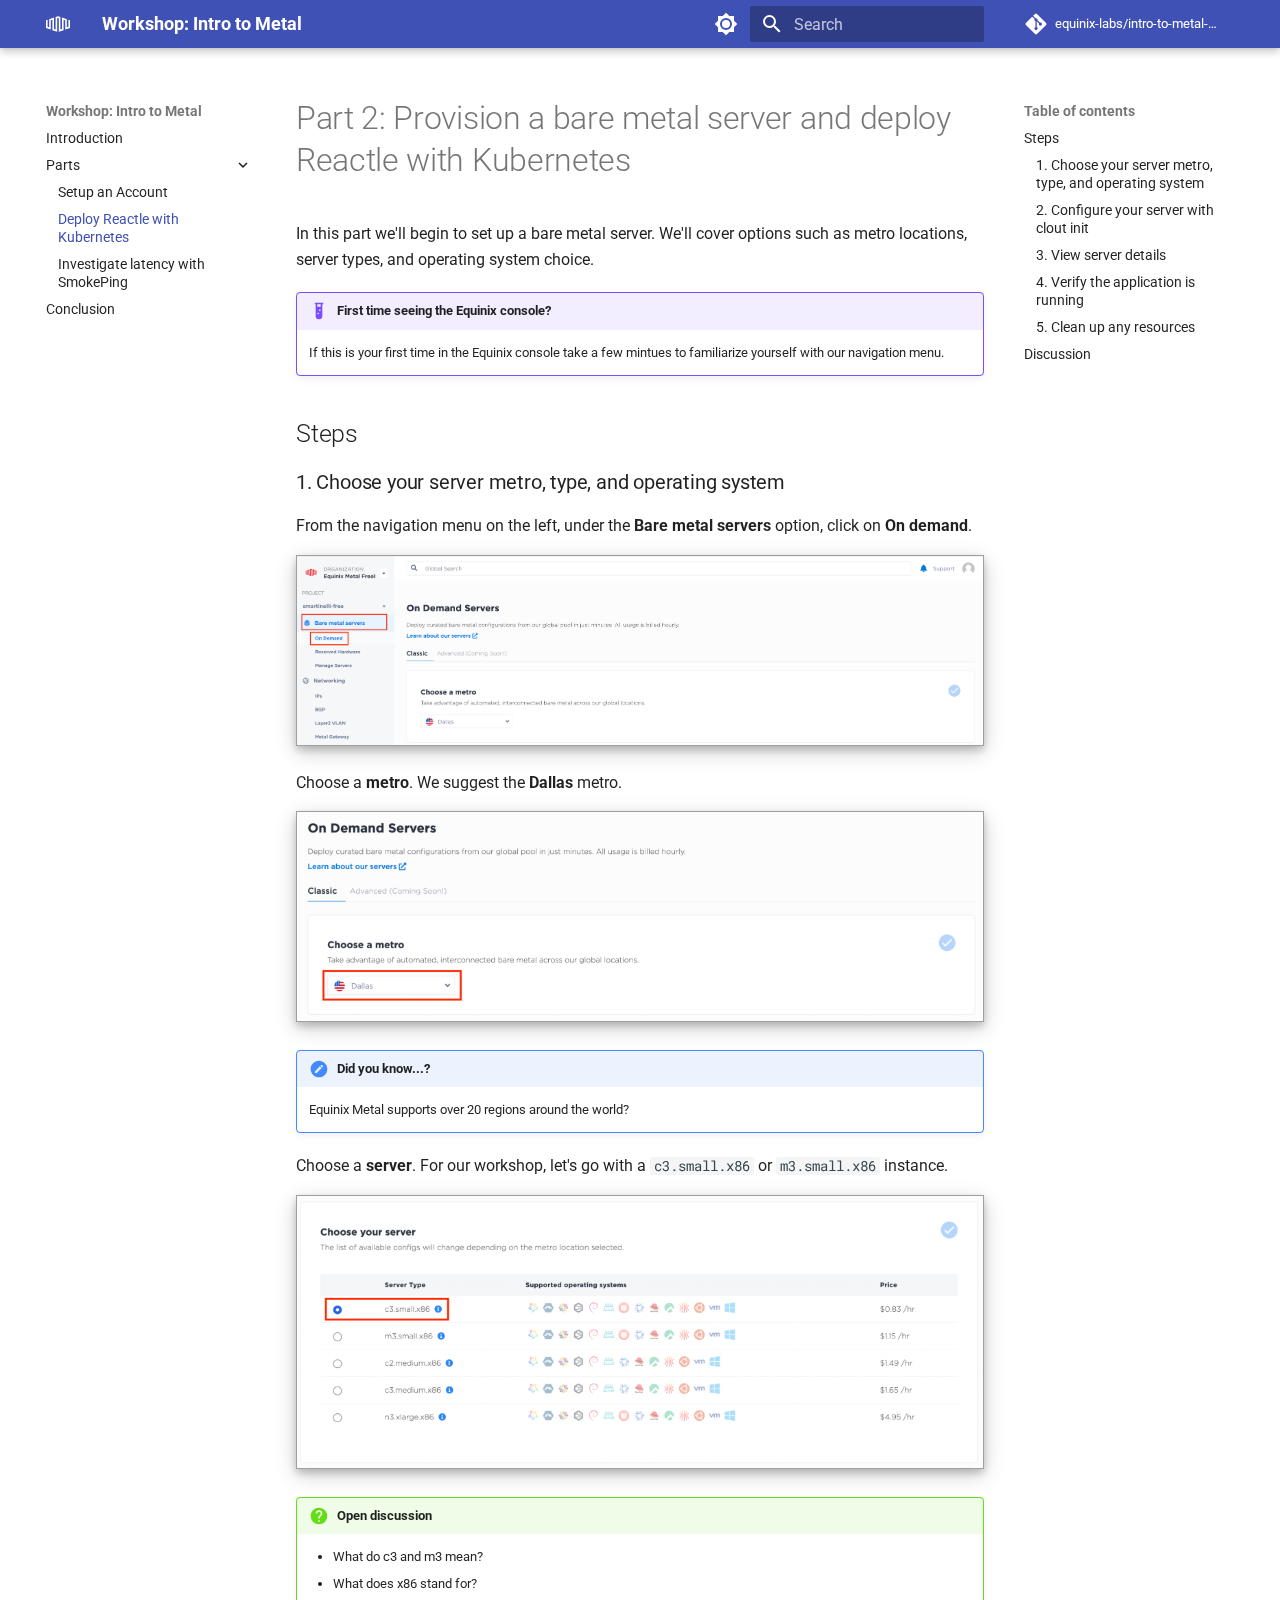
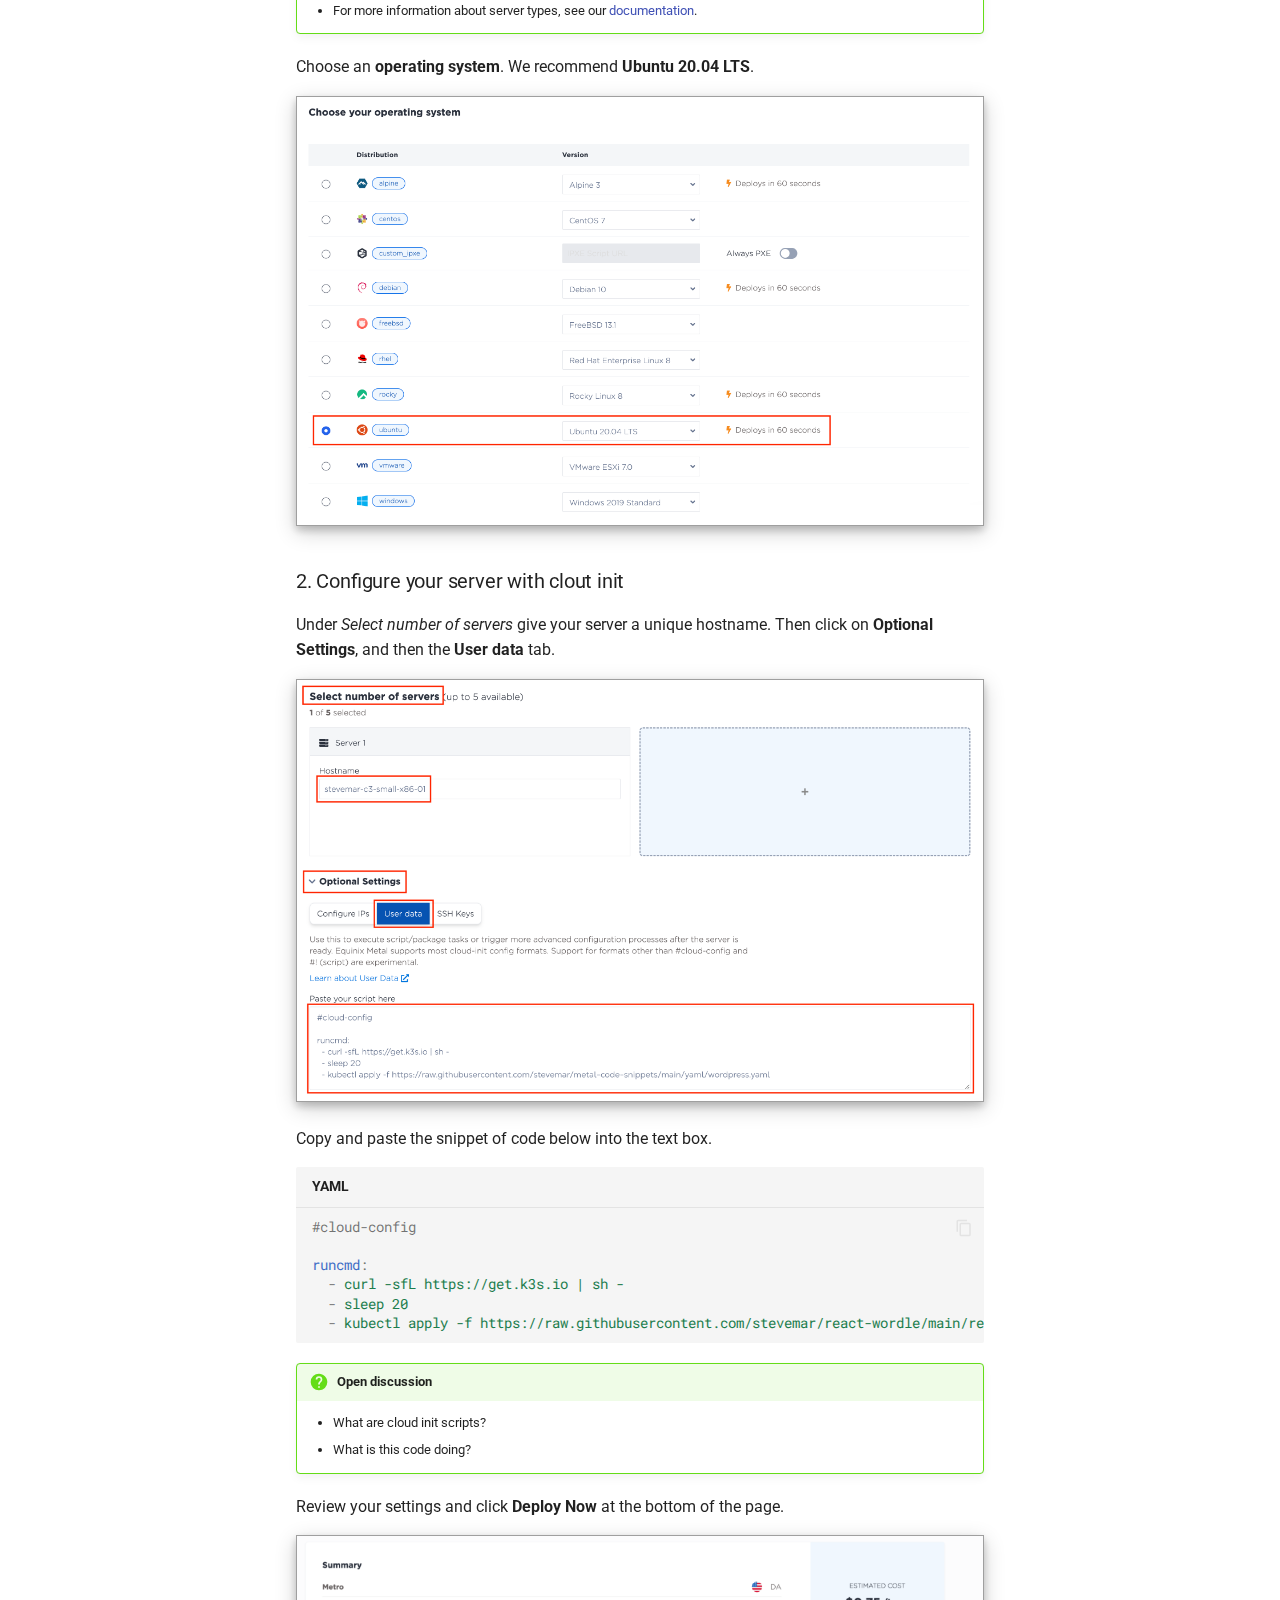
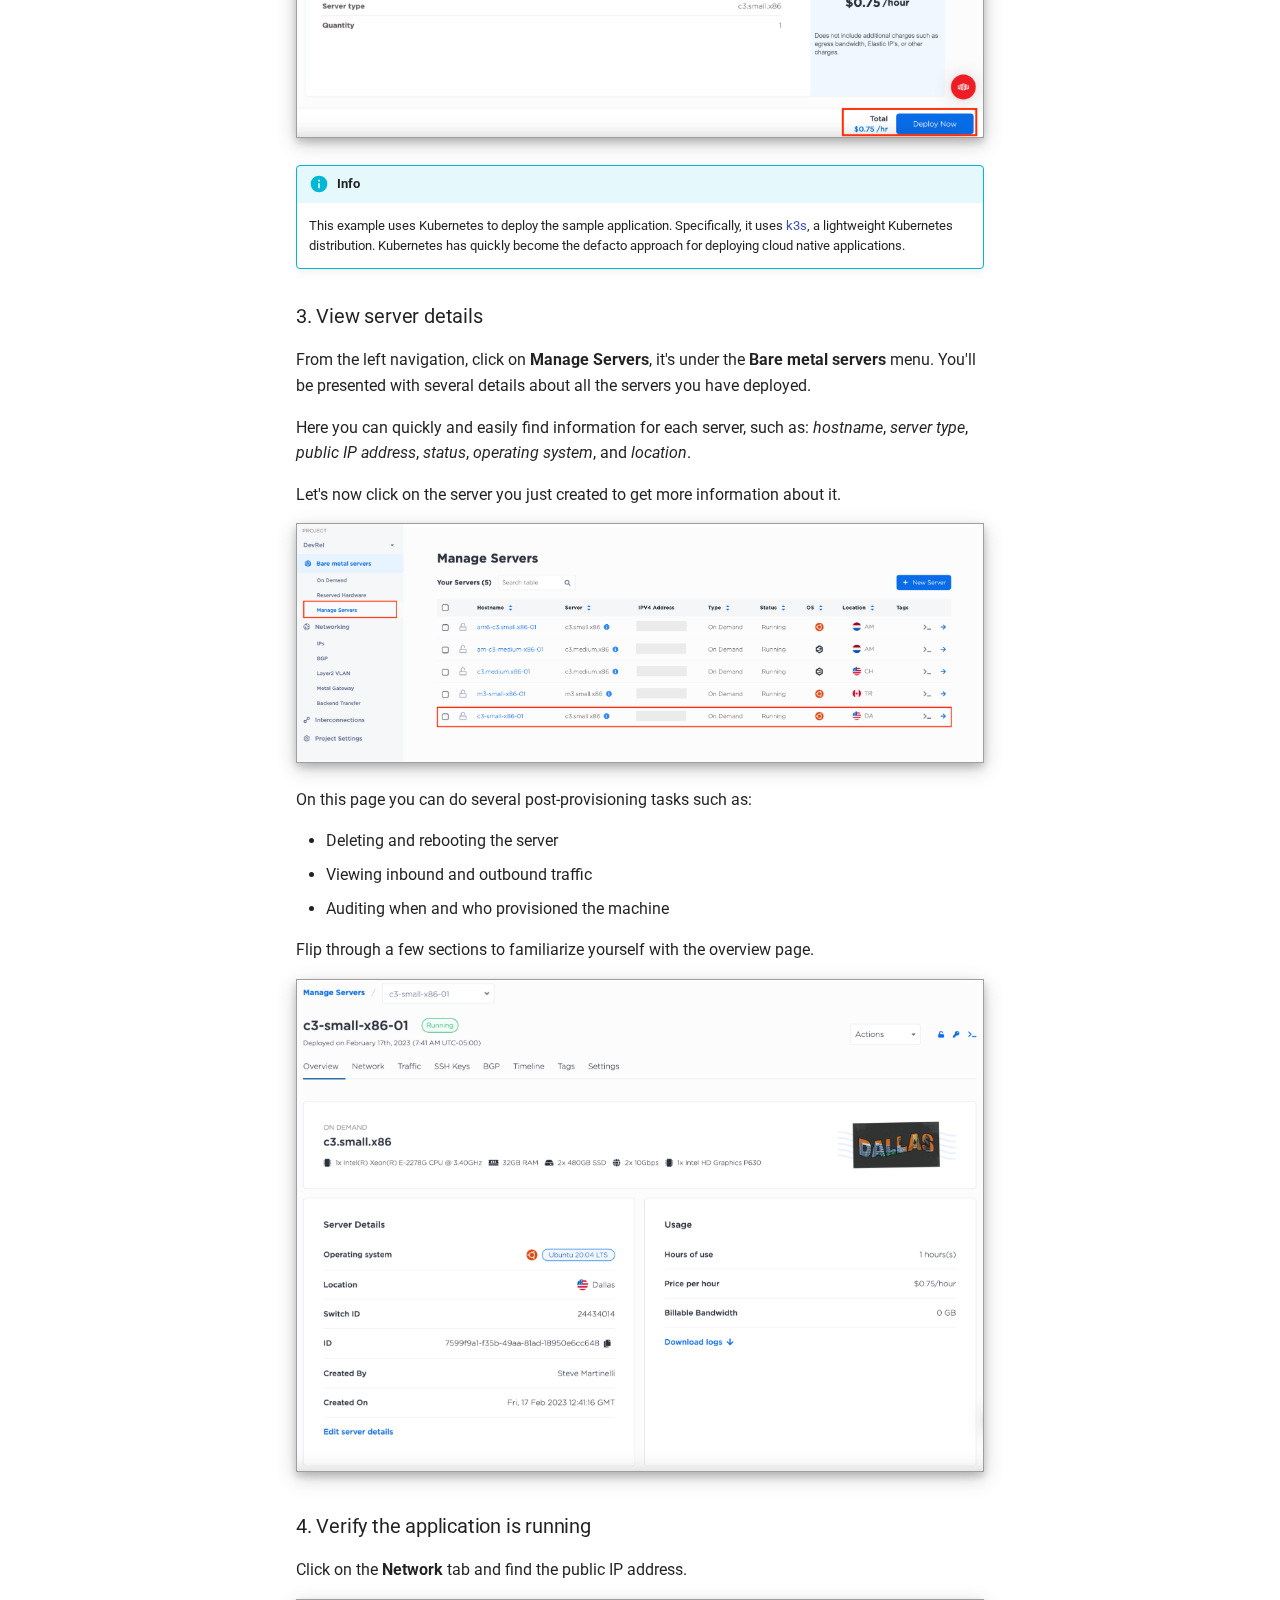
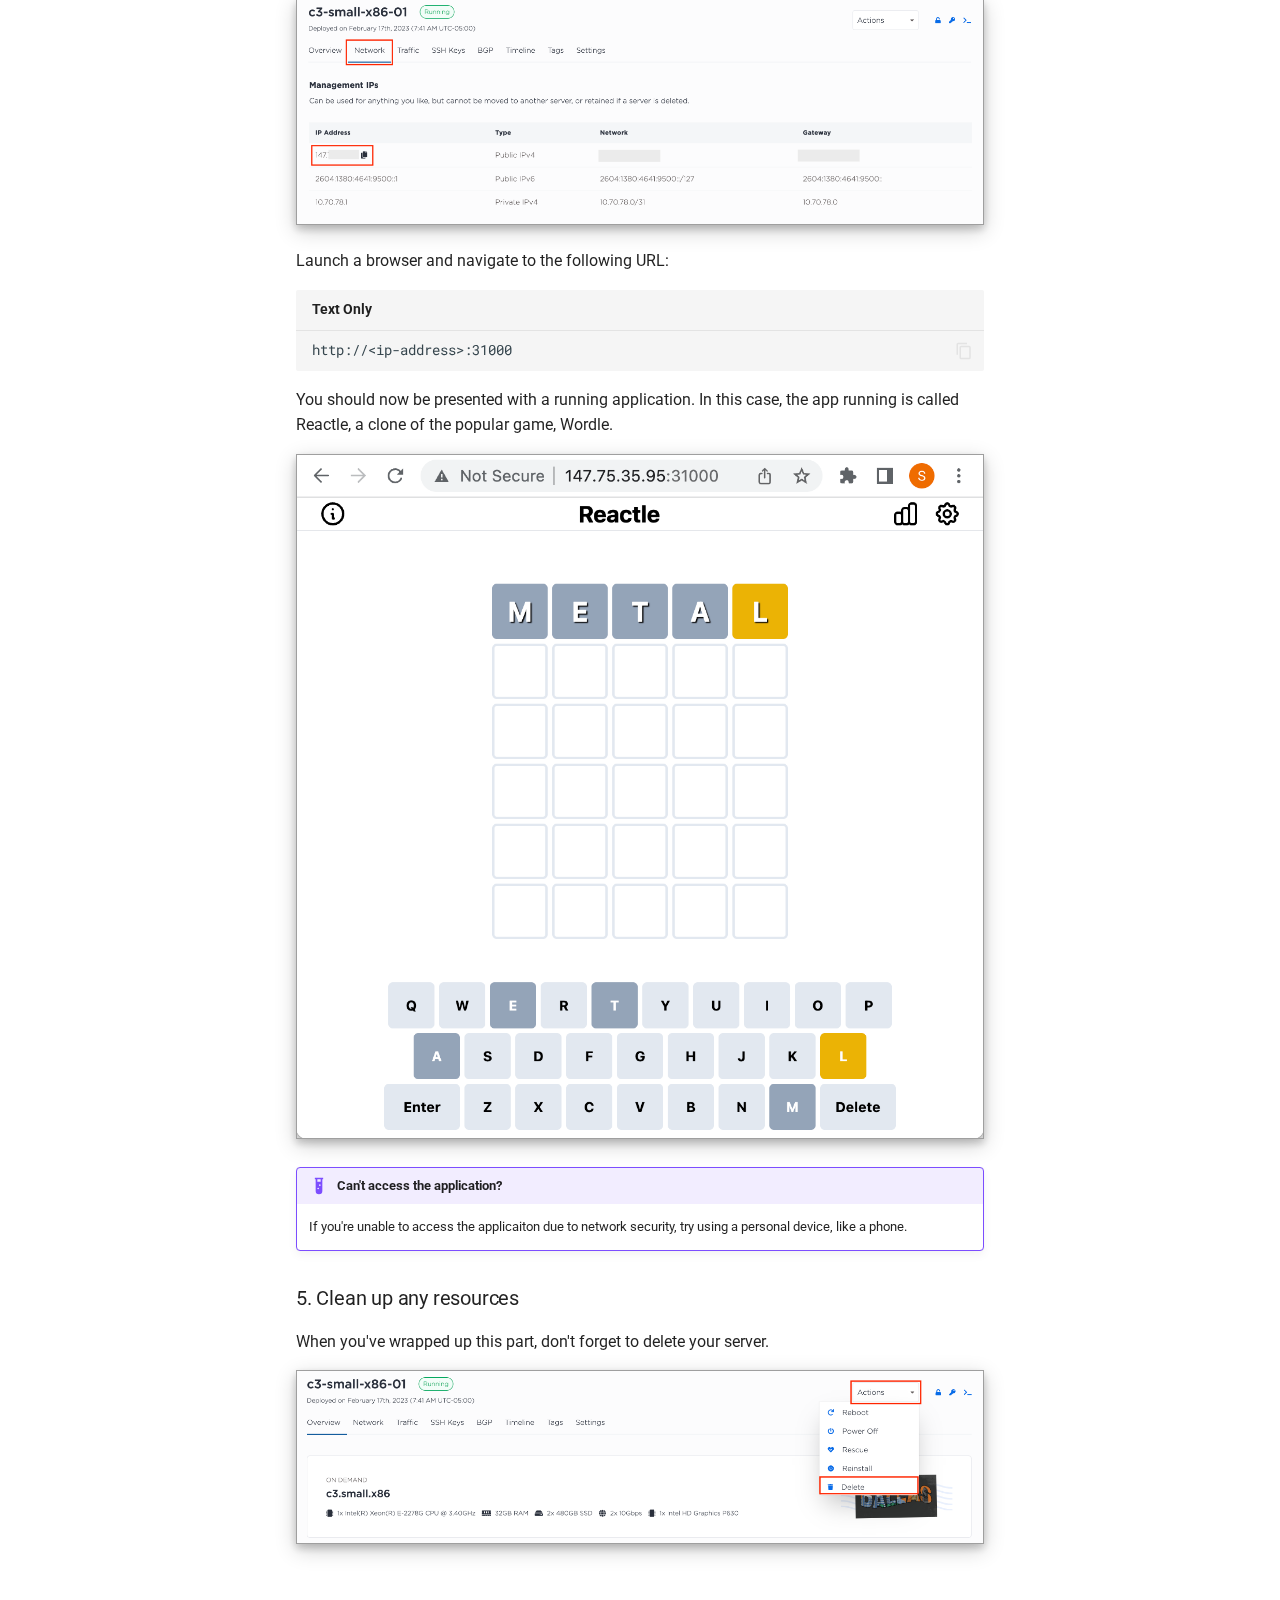
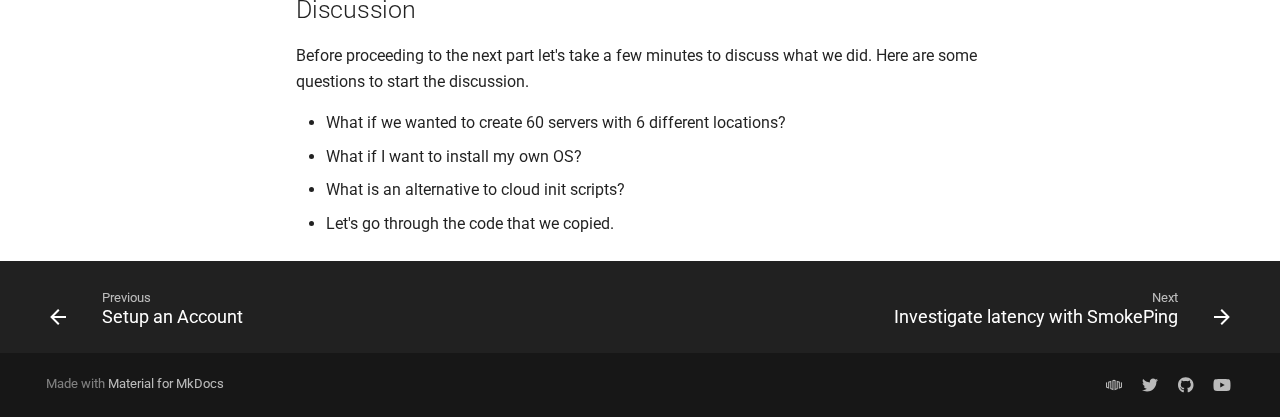
<file: parts/reactle/index.html>
<!doctype html>
<html lang="en" class="no-js">
  <head>
    
      <meta charset="utf-8">
      <meta name="viewport" content="width=device-width,initial-scale=1">
      
      
      
      
        <link rel="prev" href="../signup/">
      
      
        <link rel="next" href="../smokeping/">
      
      <link rel="icon" href="../../images/favicon.svg">
      <meta name="generator" content="mkdocs-1.4.3, mkdocs-material-9.1.15">
    
    
      
        <title>Deploy Reactle with Kubernetes - Workshop: Intro to Metal</title>
      
    
    
      <link rel="stylesheet" href="../../assets/stylesheets/main.26e3688c.min.css">
      
        
        <link rel="stylesheet" href="../../assets/stylesheets/palette.ecc896b0.min.css">
      
      

    
    
    
      
        
        
        <link rel="preconnect" href="https://fonts.gstatic.com" crossorigin>
        <link rel="stylesheet" href="https://fonts.googleapis.com/css?family=Roboto:300,300i,400,400i,700,700i%7CRoboto+Mono:400,400i,700,700i&display=fallback">
        <style>:root{--md-text-font:"Roboto";--md-code-font:"Roboto Mono"}</style>
      
    
    
      <link rel="stylesheet" href="../../stylesheets/extra.css">
    
    <script>__md_scope=new URL("../..",location),__md_hash=e=>[...e].reduce((e,_)=>(e<<5)-e+_.charCodeAt(0),0),__md_get=(e,_=localStorage,t=__md_scope)=>JSON.parse(_.getItem(t.pathname+"."+e)),__md_set=(e,_,t=localStorage,a=__md_scope)=>{try{t.setItem(a.pathname+"."+e,JSON.stringify(_))}catch(e){}}</script>
    
      

    
    
    
   <link href="../../assets/stylesheets/glightbox.min.css" rel="stylesheet"/><style>
        html.glightbox-open { overflow: initial; height: 100%; }
        .gslide-title { margin-top: 0px; user-select: text; }
        .gslide-desc { color: #666; user-select: text; }
        .gslide-image img { background: white; }
        
            .gscrollbar-fixer { padding-right: 15px; }
            .gdesc-inner { font-size: 0.75rem; }
            body[data-md-color-scheme="slate"] .gdesc-inner { background: var(--md-default-bg-color);}
            body[data-md-color-scheme="slate"] .gslide-title { color: var(--md-default-fg-color);}
            body[data-md-color-scheme="slate"] .gslide-desc { color: var(--md-default-fg-color);}
            </style> <script src="../../assets/javascripts/glightbox.min.js"></script></head>
  
  
    
    
      
    
    
    
    
    <body dir="ltr" data-md-color-scheme="default" data-md-color-primary="indigo" data-md-color-accent="indigo">
  
    
    
      <script>var palette=__md_get("__palette");if(palette&&"object"==typeof palette.color)for(var key of Object.keys(palette.color))document.body.setAttribute("data-md-color-"+key,palette.color[key])</script>
    
    <input class="md-toggle" data-md-toggle="drawer" type="checkbox" id="__drawer" autocomplete="off">
    <input class="md-toggle" data-md-toggle="search" type="checkbox" id="__search" autocomplete="off">
    <label class="md-overlay" for="__drawer"></label>
    <div data-md-component="skip">
      
        
        <a href="#part-2-provision-a-bare-metal-server-and-deploy-reactle-with-kubernetes" class="md-skip">
          Skip to content
        </a>
      
    </div>
    <div data-md-component="announce">
      
    </div>
    
    
      

  

<header class="md-header md-header--shadow" data-md-component="header">
  <nav class="md-header__inner md-grid" aria-label="Header">
    <a href="../.." title="Workshop: Intro to Metal" class="md-header__button md-logo" aria-label="Workshop: Intro to Metal" data-md-component="logo">
      
  
  <svg xmlns="http://www.w3.org/2000/svg" viewBox="0 0 24 24"><path d="M22.399 7.789v7.005l-1.599.56V7.231L16 5.557v11.472l-1.601.557V4.996L12 4.16l-2.4.836v12.59l-1.599-.557V5.557L3.2 7.232v8.121l-1.599-.56V7.79L0 8.349v7.582l4.801 1.676v-9.24l1.6-.558v10.356L11.2 19.84V6.133l.8-.28.8.28v13.708l4.801-1.676V7.809l1.599.558v9.24L24 15.93V8.349z"/></svg>

    </a>
    <label class="md-header__button md-icon" for="__drawer">
      <svg xmlns="http://www.w3.org/2000/svg" viewBox="0 0 24 24"><path d="M3 6h18v2H3V6m0 5h18v2H3v-2m0 5h18v2H3v-2Z"/></svg>
    </label>
    <div class="md-header__title" data-md-component="header-title">
      <div class="md-header__ellipsis">
        <div class="md-header__topic">
          <span class="md-ellipsis">
            Workshop: Intro to Metal
          </span>
        </div>
        <div class="md-header__topic" data-md-component="header-topic">
          <span class="md-ellipsis">
            
              Deploy Reactle with Kubernetes
            
          </span>
        </div>
      </div>
    </div>
    
      
        <form class="md-header__option" data-md-component="palette">
          
            
            
            
            <input class="md-option" data-md-color-media="(prefers-color-scheme: light)" data-md-color-scheme="default" data-md-color-primary="indigo" data-md-color-accent="indigo"  aria-label="Switch to dark mode"  type="radio" name="__palette" id="__palette_1">
            
              <label class="md-header__button md-icon" title="Switch to dark mode" for="__palette_2" hidden>
                <svg xmlns="http://www.w3.org/2000/svg" viewBox="0 0 24 24"><path d="M12 8a4 4 0 0 0-4 4 4 4 0 0 0 4 4 4 4 0 0 0 4-4 4 4 0 0 0-4-4m0 10a6 6 0 0 1-6-6 6 6 0 0 1 6-6 6 6 0 0 1 6 6 6 6 0 0 1-6 6m8-9.31V4h-4.69L12 .69 8.69 4H4v4.69L.69 12 4 15.31V20h4.69L12 23.31 15.31 20H20v-4.69L23.31 12 20 8.69Z"/></svg>
              </label>
            
          
            
            
            
            <input class="md-option" data-md-color-media="(prefers-color-scheme: dark)" data-md-color-scheme="slate" data-md-color-primary="indigo" data-md-color-accent="indigo"  aria-label="Switch to light mode"  type="radio" name="__palette" id="__palette_2">
            
              <label class="md-header__button md-icon" title="Switch to light mode" for="__palette_1" hidden>
                <svg xmlns="http://www.w3.org/2000/svg" viewBox="0 0 24 24"><path d="M12 18c-.89 0-1.74-.2-2.5-.55C11.56 16.5 13 14.42 13 12c0-2.42-1.44-4.5-3.5-5.45C10.26 6.2 11.11 6 12 6a6 6 0 0 1 6 6 6 6 0 0 1-6 6m8-9.31V4h-4.69L12 .69 8.69 4H4v4.69L.69 12 4 15.31V20h4.69L12 23.31 15.31 20H20v-4.69L23.31 12 20 8.69Z"/></svg>
              </label>
            
          
        </form>
      
    
    
    
      <label class="md-header__button md-icon" for="__search">
        <svg xmlns="http://www.w3.org/2000/svg" viewBox="0 0 24 24"><path d="M9.5 3A6.5 6.5 0 0 1 16 9.5c0 1.61-.59 3.09-1.56 4.23l.27.27h.79l5 5-1.5 1.5-5-5v-.79l-.27-.27A6.516 6.516 0 0 1 9.5 16 6.5 6.5 0 0 1 3 9.5 6.5 6.5 0 0 1 9.5 3m0 2C7 5 5 7 5 9.5S7 14 9.5 14 14 12 14 9.5 12 5 9.5 5Z"/></svg>
      </label>
      <div class="md-search" data-md-component="search" role="dialog">
  <label class="md-search__overlay" for="__search"></label>
  <div class="md-search__inner" role="search">
    <form class="md-search__form" name="search">
      <input type="text" class="md-search__input" name="query" aria-label="Search" placeholder="Search" autocapitalize="off" autocorrect="off" autocomplete="off" spellcheck="false" data-md-component="search-query" required>
      <label class="md-search__icon md-icon" for="__search">
        <svg xmlns="http://www.w3.org/2000/svg" viewBox="0 0 24 24"><path d="M9.5 3A6.5 6.5 0 0 1 16 9.5c0 1.61-.59 3.09-1.56 4.23l.27.27h.79l5 5-1.5 1.5-5-5v-.79l-.27-.27A6.516 6.516 0 0 1 9.5 16 6.5 6.5 0 0 1 3 9.5 6.5 6.5 0 0 1 9.5 3m0 2C7 5 5 7 5 9.5S7 14 9.5 14 14 12 14 9.5 12 5 9.5 5Z"/></svg>
        <svg xmlns="http://www.w3.org/2000/svg" viewBox="0 0 24 24"><path d="M20 11v2H8l5.5 5.5-1.42 1.42L4.16 12l7.92-7.92L13.5 5.5 8 11h12Z"/></svg>
      </label>
      <nav class="md-search__options" aria-label="Search">
        
        <button type="reset" class="md-search__icon md-icon" title="Clear" aria-label="Clear" tabindex="-1">
          <svg xmlns="http://www.w3.org/2000/svg" viewBox="0 0 24 24"><path d="M19 6.41 17.59 5 12 10.59 6.41 5 5 6.41 10.59 12 5 17.59 6.41 19 12 13.41 17.59 19 19 17.59 13.41 12 19 6.41Z"/></svg>
        </button>
      </nav>
      
    </form>
    <div class="md-search__output">
      <div class="md-search__scrollwrap" data-md-scrollfix>
        <div class="md-search-result" data-md-component="search-result">
          <div class="md-search-result__meta">
            Initializing search
          </div>
          <ol class="md-search-result__list" role="presentation"></ol>
        </div>
      </div>
    </div>
  </div>
</div>
    
    
      <div class="md-header__source">
        <a href="https://github.com/equinix-labs/intro-to-metal-workshop" title="Go to repository" class="md-source" data-md-component="source">
  <div class="md-source__icon md-icon">
    
    <svg xmlns="http://www.w3.org/2000/svg" viewBox="0 0 448 512"><!--! Font Awesome Free 6.4.0 by @fontawesome - https://fontawesome.com License - https://fontawesome.com/license/free (Icons: CC BY 4.0, Fonts: SIL OFL 1.1, Code: MIT License) Copyright 2023 Fonticons, Inc.--><path d="M439.55 236.05 244 40.45a28.87 28.87 0 0 0-40.81 0l-40.66 40.63 51.52 51.52c27.06-9.14 52.68 16.77 43.39 43.68l49.66 49.66c34.23-11.8 61.18 31 35.47 56.69-26.49 26.49-70.21-2.87-56-37.34L240.22 199v121.85c25.3 12.54 22.26 41.85 9.08 55a34.34 34.34 0 0 1-48.55 0c-17.57-17.6-11.07-46.91 11.25-56v-123c-20.8-8.51-24.6-30.74-18.64-45L142.57 101 8.45 235.14a28.86 28.86 0 0 0 0 40.81l195.61 195.6a28.86 28.86 0 0 0 40.8 0l194.69-194.69a28.86 28.86 0 0 0 0-40.81z"/></svg>
  </div>
  <div class="md-source__repository">
    equinix-labs/intro-to-metal-workshop
  </div>
</a>
      </div>
    
  </nav>
  
</header>
    
    <div class="md-container" data-md-component="container">
      
      
        
          
        
      
      <main class="md-main" data-md-component="main">
        <div class="md-main__inner md-grid">
          
            
              
              <div class="md-sidebar md-sidebar--primary" data-md-component="sidebar" data-md-type="navigation" >
                <div class="md-sidebar__scrollwrap">
                  <div class="md-sidebar__inner">
                    


<nav class="md-nav md-nav--primary" aria-label="Navigation" data-md-level="0">
  <label class="md-nav__title" for="__drawer">
    <a href="../.." title="Workshop: Intro to Metal" class="md-nav__button md-logo" aria-label="Workshop: Intro to Metal" data-md-component="logo">
      
  
  <svg xmlns="http://www.w3.org/2000/svg" viewBox="0 0 24 24"><path d="M22.399 7.789v7.005l-1.599.56V7.231L16 5.557v11.472l-1.601.557V4.996L12 4.16l-2.4.836v12.59l-1.599-.557V5.557L3.2 7.232v8.121l-1.599-.56V7.79L0 8.349v7.582l4.801 1.676v-9.24l1.6-.558v10.356L11.2 19.84V6.133l.8-.28.8.28v13.708l4.801-1.676V7.809l1.599.558v9.24L24 15.93V8.349z"/></svg>

    </a>
    Workshop: Intro to Metal
  </label>
  
    <div class="md-nav__source">
      <a href="https://github.com/equinix-labs/intro-to-metal-workshop" title="Go to repository" class="md-source" data-md-component="source">
  <div class="md-source__icon md-icon">
    
    <svg xmlns="http://www.w3.org/2000/svg" viewBox="0 0 448 512"><!--! Font Awesome Free 6.4.0 by @fontawesome - https://fontawesome.com License - https://fontawesome.com/license/free (Icons: CC BY 4.0, Fonts: SIL OFL 1.1, Code: MIT License) Copyright 2023 Fonticons, Inc.--><path d="M439.55 236.05 244 40.45a28.87 28.87 0 0 0-40.81 0l-40.66 40.63 51.52 51.52c27.06-9.14 52.68 16.77 43.39 43.68l49.66 49.66c34.23-11.8 61.18 31 35.47 56.69-26.49 26.49-70.21-2.87-56-37.34L240.22 199v121.85c25.3 12.54 22.26 41.85 9.08 55a34.34 34.34 0 0 1-48.55 0c-17.57-17.6-11.07-46.91 11.25-56v-123c-20.8-8.51-24.6-30.74-18.64-45L142.57 101 8.45 235.14a28.86 28.86 0 0 0 0 40.81l195.61 195.6a28.86 28.86 0 0 0 40.8 0l194.69-194.69a28.86 28.86 0 0 0 0-40.81z"/></svg>
  </div>
  <div class="md-source__repository">
    equinix-labs/intro-to-metal-workshop
  </div>
</a>
    </div>
  
  <ul class="md-nav__list" data-md-scrollfix>
    
      
      
      

  
  
  
    <li class="md-nav__item">
      <a href="../.." class="md-nav__link">
        Introduction
      </a>
    </li>
  

    
      
      
      

  
  
    
  
  
    
    <li class="md-nav__item md-nav__item--active md-nav__item--nested">
      
      
      
      
      <input class="md-nav__toggle md-toggle " type="checkbox" id="__nav_2" checked>
      
      
      
        <label class="md-nav__link" for="__nav_2" id="__nav_2_label" tabindex="0">
          Parts
          <span class="md-nav__icon md-icon"></span>
        </label>
      
      <nav class="md-nav" data-md-level="1" aria-labelledby="__nav_2_label" aria-expanded="true">
        <label class="md-nav__title" for="__nav_2">
          <span class="md-nav__icon md-icon"></span>
          Parts
        </label>
        <ul class="md-nav__list" data-md-scrollfix>
          
            
              
  
  
  
    <li class="md-nav__item">
      <a href="../signup/" class="md-nav__link">
        Setup an Account
      </a>
    </li>
  

            
          
            
              
  
  
    
  
  
    <li class="md-nav__item md-nav__item--active">
      
      <input class="md-nav__toggle md-toggle" type="checkbox" id="__toc">
      
      
        
      
      
        <label class="md-nav__link md-nav__link--active" for="__toc">
          Deploy Reactle with Kubernetes
          <span class="md-nav__icon md-icon"></span>
        </label>
      
      <a href="./" class="md-nav__link md-nav__link--active">
        Deploy Reactle with Kubernetes
      </a>
      
        

<nav class="md-nav md-nav--secondary" aria-label="Table of contents">
  
  
  
    
  
  
    <label class="md-nav__title" for="__toc">
      <span class="md-nav__icon md-icon"></span>
      Table of contents
    </label>
    <ul class="md-nav__list" data-md-component="toc" data-md-scrollfix>
      
        <li class="md-nav__item">
  <a href="#steps" class="md-nav__link">
    Steps
  </a>
  
    <nav class="md-nav" aria-label="Steps">
      <ul class="md-nav__list">
        
          <li class="md-nav__item">
  <a href="#1-choose-your-server-metro-type-and-operating-system" class="md-nav__link">
    1. Choose your server metro, type, and operating system
  </a>
  
</li>
        
          <li class="md-nav__item">
  <a href="#2-configure-your-server-with-clout-init" class="md-nav__link">
    2. Configure your server with clout init
  </a>
  
</li>
        
          <li class="md-nav__item">
  <a href="#3-view-server-details" class="md-nav__link">
    3. View server details
  </a>
  
</li>
        
          <li class="md-nav__item">
  <a href="#4-verify-the-application-is-running" class="md-nav__link">
    4. Verify the application is running
  </a>
  
</li>
        
          <li class="md-nav__item">
  <a href="#5-clean-up-any-resources" class="md-nav__link">
    5. Clean up any resources
  </a>
  
</li>
        
      </ul>
    </nav>
  
</li>
      
        <li class="md-nav__item">
  <a href="#discussion" class="md-nav__link">
    Discussion
  </a>
  
</li>
      
    </ul>
  
</nav>
      
    </li>
  

            
          
            
              
  
  
  
    <li class="md-nav__item">
      <a href="../smokeping/" class="md-nav__link">
        Investigate latency with SmokePing
      </a>
    </li>
  

            
          
        </ul>
      </nav>
    </li>
  

    
      
      
      

  
  
  
    <li class="md-nav__item">
      <a href="../conclusion/" class="md-nav__link">
        Conclusion
      </a>
    </li>
  

    
  </ul>
</nav>
                  </div>
                </div>
              </div>
            
            
              
              <div class="md-sidebar md-sidebar--secondary" data-md-component="sidebar" data-md-type="toc" >
                <div class="md-sidebar__scrollwrap">
                  <div class="md-sidebar__inner">
                    

<nav class="md-nav md-nav--secondary" aria-label="Table of contents">
  
  
  
    
  
  
    <label class="md-nav__title" for="__toc">
      <span class="md-nav__icon md-icon"></span>
      Table of contents
    </label>
    <ul class="md-nav__list" data-md-component="toc" data-md-scrollfix>
      
        <li class="md-nav__item">
  <a href="#steps" class="md-nav__link">
    Steps
  </a>
  
    <nav class="md-nav" aria-label="Steps">
      <ul class="md-nav__list">
        
          <li class="md-nav__item">
  <a href="#1-choose-your-server-metro-type-and-operating-system" class="md-nav__link">
    1. Choose your server metro, type, and operating system
  </a>
  
</li>
        
          <li class="md-nav__item">
  <a href="#2-configure-your-server-with-clout-init" class="md-nav__link">
    2. Configure your server with clout init
  </a>
  
</li>
        
          <li class="md-nav__item">
  <a href="#3-view-server-details" class="md-nav__link">
    3. View server details
  </a>
  
</li>
        
          <li class="md-nav__item">
  <a href="#4-verify-the-application-is-running" class="md-nav__link">
    4. Verify the application is running
  </a>
  
</li>
        
          <li class="md-nav__item">
  <a href="#5-clean-up-any-resources" class="md-nav__link">
    5. Clean up any resources
  </a>
  
</li>
        
      </ul>
    </nav>
  
</li>
      
        <li class="md-nav__item">
  <a href="#discussion" class="md-nav__link">
    Discussion
  </a>
  
</li>
      
    </ul>
  
</nav>
                  </div>
                </div>
              </div>
            
          
          
            <div class="md-content" data-md-component="content">
              <article class="md-content__inner md-typeset">
                
                  

  
  


<h1 id="part-2-provision-a-bare-metal-server-and-deploy-reactle-with-kubernetes">Part 2: Provision a bare metal server and deploy Reactle with Kubernetes<a class="headerlink" href="#part-2-provision-a-bare-metal-server-and-deploy-reactle-with-kubernetes" title="Permanent link">&para;</a></h1>
<p>In this part we'll begin to set up a bare metal server. We'll cover options such as metro locations, server types, and operating system choice.</p>
<div class="admonition example">
<p class="admonition-title">First time seeing the Equinix console?</p>
<p>If this is your first time in the Equinix console take a few mintues to familiarize yourself with our navigation menu.</p>
</div>
<h2 id="steps">Steps<a class="headerlink" href="#steps" title="Permanent link">&para;</a></h2>
<h3 id="1-choose-your-server-metro-type-and-operating-system">1. Choose your server metro, type, and operating system<a class="headerlink" href="#1-choose-your-server-metro-type-and-operating-system" title="Permanent link">&para;</a></h3>
<p>From the navigation menu on the left, under the <strong>Bare metal servers</strong> option, click on <strong>On demand</strong>.</p>
<p><a class="glightbox" href="../../images/part2/1-on-demand.png" data-type="image" data-width="100%" data-height="auto" data-desc-position="bottom"><img alt="" src="../../images/part2/1-on-demand.png" /></a></p>
<p>Choose a <strong>metro</strong>. We suggest the <strong>Dallas</strong> metro.</p>
<p><a class="glightbox" href="../../images/part2/2-metro.png" data-type="image" data-width="100%" data-height="auto" data-desc-position="bottom"><img alt="" src="../../images/part2/2-metro.png" /></a></p>
<div class="admonition note">
<p class="admonition-title">Did you know...?</p>
<p>Equinix Metal supports over 20 regions around the world?</p>
</div>
<p>Choose a <strong>server</strong>. For our workshop, let's go with a <code>c3.small.x86</code> or <code>m3.small.x86</code> instance.</p>
<p><a class="glightbox" href="../../images/part2/3-server.png" data-type="image" data-width="100%" data-height="auto" data-desc-position="bottom"><img alt="" src="../../images/part2/3-server.png" /></a></p>
<div class="admonition question">
<p class="admonition-title">Open discussion</p>
<ul>
<li>What do c3 and m3 mean?</li>
<li>What does x86 stand for?</li>
<li>For more information about server types, see our <a href="https://deploy.equinix.com/product/servers/">documentation</a>.</li>
</ul>
</div>
<p>Choose an <strong>operating system</strong>. We recommend <strong>Ubuntu 20.04 LTS</strong>.</p>
<p><a class="glightbox" href="../../images/part2/4-os.png" data-type="image" data-width="100%" data-height="auto" data-desc-position="bottom"><img alt="" src="../../images/part2/4-os.png" /></a></p>
<h3 id="2-configure-your-server-with-clout-init">2. Configure your server with clout init<a class="headerlink" href="#2-configure-your-server-with-clout-init" title="Permanent link">&para;</a></h3>
<p>Under <em>Select number of servers</em> give your server a unique hostname. Then click on <strong>Optional Settings</strong>, and then the <strong>User data</strong> tab.</p>
<p><a class="glightbox" href="../../images/part2/5-cloud-config.png" data-type="image" data-width="100%" data-height="auto" data-desc-position="bottom"><img alt="" src="../../images/part2/5-cloud-config.png" /></a></p>
<p>Copy and paste the snippet of code below into the text box.</p>
<div class="highlight"><span class="filename">YAML</span><pre><span></span><code><a id="__codelineno-0-1" name="__codelineno-0-1" href="#__codelineno-0-1"></a><span class="c1">#cloud-config</span>
<a id="__codelineno-0-2" name="__codelineno-0-2" href="#__codelineno-0-2"></a>
<a id="__codelineno-0-3" name="__codelineno-0-3" href="#__codelineno-0-3"></a><span class="nt">runcmd</span><span class="p">:</span>
<a id="__codelineno-0-4" name="__codelineno-0-4" href="#__codelineno-0-4"></a><span class="w">  </span><span class="p p-Indicator">-</span><span class="w"> </span><span class="l l-Scalar l-Scalar-Plain">curl -sfL https://get.k3s.io | sh -</span>
<a id="__codelineno-0-5" name="__codelineno-0-5" href="#__codelineno-0-5"></a><span class="w">  </span><span class="p p-Indicator">-</span><span class="w"> </span><span class="l l-Scalar l-Scalar-Plain">sleep 20</span>
<a id="__codelineno-0-6" name="__codelineno-0-6" href="#__codelineno-0-6"></a><span class="w">  </span><span class="p p-Indicator">-</span><span class="w"> </span><span class="l l-Scalar l-Scalar-Plain">kubectl apply -f https://raw.githubusercontent.com/stevemar/react-wordle/main/reactle-kube-deploy.yaml</span>
</code></pre></div>
<div class="admonition question">
<p class="admonition-title">Open discussion</p>
<ul>
<li>What are cloud init scripts?</li>
<li>What is this code doing?</li>
</ul>
</div>
<p>Review your settings and click <strong>Deploy Now</strong> at the bottom of the page.</p>
<p><a class="glightbox" href="../../images/part2/6-deploy-now.png" data-type="image" data-width="100%" data-height="auto" data-desc-position="bottom"><img alt="" src="../../images/part2/6-deploy-now.png" /></a></p>
<div class="admonition info">
<p class="admonition-title">Info</p>
<p>This example uses Kubernetes to deploy the sample application. Specifically, it uses <a href="https://k3s.io/">k3s</a>, a lightweight Kubernetes distribution. Kubernetes has quickly become the defacto approach for deploying cloud native applications.</p>
</div>
<h3 id="3-view-server-details">3. View server details<a class="headerlink" href="#3-view-server-details" title="Permanent link">&para;</a></h3>
<p>From the left navigation, click on <strong>Manage Servers</strong>, it's under the <strong>Bare metal servers</strong> menu. You'll be presented with several details about all the servers you have deployed.</p>
<p>Here you can quickly and easily find information for each server, such as: <em>hostname</em>, <em>server type</em>, <em>public IP address</em>, <em>status</em>, <em>operating system</em>, and <em>location</em>.</p>
<p>Let's now click on the server you just created to get more information about it.</p>
<p><a class="glightbox" href="../../images/part2/7-manage-servers.png" data-type="image" data-width="100%" data-height="auto" data-desc-position="bottom"><img alt="" src="../../images/part2/7-manage-servers.png" /></a></p>
<p>On this page you can do several post-provisioning tasks such as:</p>
<ul>
<li>Deleting and rebooting the server</li>
<li>Viewing inbound and outbound traffic</li>
<li>Auditing when and who provisioned the machine</li>
</ul>
<p>Flip through a few sections to familiarize yourself with the overview page.</p>
<p><a class="glightbox" href="../../images/part2/8-view-server.png" data-type="image" data-width="100%" data-height="auto" data-desc-position="bottom"><img alt="" src="../../images/part2/8-view-server.png" /></a></p>
<h3 id="4-verify-the-application-is-running">4. Verify the application is running<a class="headerlink" href="#4-verify-the-application-is-running" title="Permanent link">&para;</a></h3>
<p>Click on the <strong>Network</strong> tab and find the public IP address.</p>
<p><a class="glightbox" href="../../images/part2/9-get-ip.png" data-type="image" data-width="100%" data-height="auto" data-desc-position="bottom"><img alt="" src="../../images/part2/9-get-ip.png" /></a></p>
<p>Launch a browser and navigate to the following URL:</p>
<div class="highlight"><span class="filename">Text Only</span><pre><span></span><code><a id="__codelineno-1-1" name="__codelineno-1-1" href="#__codelineno-1-1"></a>http://&lt;ip-address&gt;:31000
</code></pre></div>
<p>You should now be presented with a running application. In this case, the app running is called Reactle, a clone of the popular game, Wordle.</p>
<p><a class="glightbox" href="../../images/part2/10-wordle.png" data-type="image" data-width="100%" data-height="auto" data-desc-position="bottom"><img alt="" src="../../images/part2/10-wordle.png" /></a></p>
<div class="admonition example">
<p class="admonition-title">Can't access the application?</p>
<p>If you're unable to access the applicaiton due to network security, try using a personal device, like a phone.</p>
</div>
<h3 id="5-clean-up-any-resources">5. Clean up any resources<a class="headerlink" href="#5-clean-up-any-resources" title="Permanent link">&para;</a></h3>
<p>When you've wrapped up this part, don't forget to delete your server.</p>
<p><a class="glightbox" href="../../images/part2/11-delete.png" data-type="image" data-width="100%" data-height="auto" data-desc-position="bottom"><img alt="" src="../../images/part2/11-delete.png" /></a></p>
<h2 id="discussion">Discussion<a class="headerlink" href="#discussion" title="Permanent link">&para;</a></h2>
<p>Before proceeding to the next part let's take a few minutes to discuss what we did. Here are some questions to start the discussion.</p>
<ul>
<li>What if we wanted to create 60 servers with 6 different locations?</li>
<li>What if I want to install my own OS?</li>
<li>What is an alternative to cloud init scripts?</li>
<li>Let's go through the code that we copied.</li>
</ul>





                
              </article>
            </div>
          
          
        </div>
        
          <button type="button" class="md-top md-icon" data-md-component="top" hidden>
            <svg xmlns="http://www.w3.org/2000/svg" viewBox="0 0 24 24"><path d="M13 20h-2V8l-5.5 5.5-1.42-1.42L12 4.16l7.92 7.92-1.42 1.42L13 8v12Z"/></svg>
            Back to top
          </button>
        
      </main>
      
        <footer class="md-footer">
  
    
      
      <nav class="md-footer__inner md-grid" aria-label="Footer" >
        
          
          <a href="../signup/" class="md-footer__link md-footer__link--prev" aria-label="Previous: Setup an Account" rel="prev">
            <div class="md-footer__button md-icon">
              <svg xmlns="http://www.w3.org/2000/svg" viewBox="0 0 24 24"><path d="M20 11v2H8l5.5 5.5-1.42 1.42L4.16 12l7.92-7.92L13.5 5.5 8 11h12Z"/></svg>
            </div>
            <div class="md-footer__title">
              <span class="md-footer__direction">
                Previous
              </span>
              <div class="md-ellipsis">
                Setup an Account
              </div>
            </div>
          </a>
        
        
          
          <a href="../smokeping/" class="md-footer__link md-footer__link--next" aria-label="Next: Investigate latency with SmokePing" rel="next">
            <div class="md-footer__title">
              <span class="md-footer__direction">
                Next
              </span>
              <div class="md-ellipsis">
                Investigate latency with SmokePing
              </div>
            </div>
            <div class="md-footer__button md-icon">
              <svg xmlns="http://www.w3.org/2000/svg" viewBox="0 0 24 24"><path d="M4 11v2h12l-5.5 5.5 1.42 1.42L19.84 12l-7.92-7.92L10.5 5.5 16 11H4Z"/></svg>
            </div>
          </a>
        
      </nav>
    
  
  <div class="md-footer-meta md-typeset">
    <div class="md-footer-meta__inner md-grid">
      <div class="md-copyright">
  
  
    Made with
    <a href="https://squidfunk.github.io/mkdocs-material/" target="_blank" rel="noopener">
      Material for MkDocs
    </a>
  
</div>
      
        <div class="md-social">
  
    
    
    
    
      
      
    
    <a href="https://deploy.equinix.com" target="_blank" rel="noopener" title="deploy.equinix.com" class="md-social__link">
      <svg xmlns="http://www.w3.org/2000/svg" viewBox="0 0 24 24"><path d="M22.399 7.789v7.005l-1.599.56V7.231L16 5.557v11.472l-1.601.557V4.996L12 4.16l-2.4.836v12.59l-1.599-.557V5.557L3.2 7.232v8.121l-1.599-.56V7.79L0 8.349v7.582l4.801 1.676v-9.24l1.6-.558v10.356L11.2 19.84V6.133l.8-.28.8.28v13.708l4.801-1.676V7.809l1.599.558v9.24L24 15.93V8.349z"/></svg>
    </a>
  
    
    
    
    
      
      
    
    <a href="https://twitter.com/@equinixmetal" target="_blank" rel="noopener" title="twitter.com" class="md-social__link">
      <svg xmlns="http://www.w3.org/2000/svg" viewBox="0 0 512 512"><!--! Font Awesome Free 6.4.0 by @fontawesome - https://fontawesome.com License - https://fontawesome.com/license/free (Icons: CC BY 4.0, Fonts: SIL OFL 1.1, Code: MIT License) Copyright 2023 Fonticons, Inc.--><path d="M459.37 151.716c.325 4.548.325 9.097.325 13.645 0 138.72-105.583 298.558-298.558 298.558-59.452 0-114.68-17.219-161.137-47.106 8.447.974 16.568 1.299 25.34 1.299 49.055 0 94.213-16.568 130.274-44.832-46.132-.975-84.792-31.188-98.112-72.772 6.498.974 12.995 1.624 19.818 1.624 9.421 0 18.843-1.3 27.614-3.573-48.081-9.747-84.143-51.98-84.143-102.985v-1.299c13.969 7.797 30.214 12.67 47.431 13.319-28.264-18.843-46.781-51.005-46.781-87.391 0-19.492 5.197-37.36 14.294-52.954 51.655 63.675 129.3 105.258 216.365 109.807-1.624-7.797-2.599-15.918-2.599-24.04 0-57.828 46.782-104.934 104.934-104.934 30.213 0 57.502 12.67 76.67 33.137 23.715-4.548 46.456-13.32 66.599-25.34-7.798 24.366-24.366 44.833-46.132 57.827 21.117-2.273 41.584-8.122 60.426-16.243-14.292 20.791-32.161 39.308-52.628 54.253z"/></svg>
    </a>
  
    
    
    
    
      
      
    
    <a href="https://github.com/equinix-labs" target="_blank" rel="noopener" title="github.com" class="md-social__link">
      <svg xmlns="http://www.w3.org/2000/svg" viewBox="0 0 496 512"><!--! Font Awesome Free 6.4.0 by @fontawesome - https://fontawesome.com License - https://fontawesome.com/license/free (Icons: CC BY 4.0, Fonts: SIL OFL 1.1, Code: MIT License) Copyright 2023 Fonticons, Inc.--><path d="M165.9 397.4c0 2-2.3 3.6-5.2 3.6-3.3.3-5.6-1.3-5.6-3.6 0-2 2.3-3.6 5.2-3.6 3-.3 5.6 1.3 5.6 3.6zm-31.1-4.5c-.7 2 1.3 4.3 4.3 4.9 2.6 1 5.6 0 6.2-2s-1.3-4.3-4.3-5.2c-2.6-.7-5.5.3-6.2 2.3zm44.2-1.7c-2.9.7-4.9 2.6-4.6 4.9.3 2 2.9 3.3 5.9 2.6 2.9-.7 4.9-2.6 4.6-4.6-.3-1.9-3-3.2-5.9-2.9zM244.8 8C106.1 8 0 113.3 0 252c0 110.9 69.8 205.8 169.5 239.2 12.8 2.3 17.3-5.6 17.3-12.1 0-6.2-.3-40.4-.3-61.4 0 0-70 15-84.7-29.8 0 0-11.4-29.1-27.8-36.6 0 0-22.9-15.7 1.6-15.4 0 0 24.9 2 38.6 25.8 21.9 38.6 58.6 27.5 72.9 20.9 2.3-16 8.8-27.1 16-33.7-55.9-6.2-112.3-14.3-112.3-110.5 0-27.5 7.6-41.3 23.6-58.9-2.6-6.5-11.1-33.3 2.6-67.9 20.9-6.5 69 27 69 27 20-5.6 41.5-8.5 62.8-8.5s42.8 2.9 62.8 8.5c0 0 48.1-33.6 69-27 13.7 34.7 5.2 61.4 2.6 67.9 16 17.7 25.8 31.5 25.8 58.9 0 96.5-58.9 104.2-114.8 110.5 9.2 7.9 17 22.9 17 46.4 0 33.7-.3 75.4-.3 83.6 0 6.5 4.6 14.4 17.3 12.1C428.2 457.8 496 362.9 496 252 496 113.3 383.5 8 244.8 8zM97.2 352.9c-1.3 1-1 3.3.7 5.2 1.6 1.6 3.9 2.3 5.2 1 1.3-1 1-3.3-.7-5.2-1.6-1.6-3.9-2.3-5.2-1zm-10.8-8.1c-.7 1.3.3 2.9 2.3 3.9 1.6 1 3.6.7 4.3-.7.7-1.3-.3-2.9-2.3-3.9-2-.6-3.6-.3-4.3.7zm32.4 35.6c-1.6 1.3-1 4.3 1.3 6.2 2.3 2.3 5.2 2.6 6.5 1 1.3-1.3.7-4.3-1.3-6.2-2.2-2.3-5.2-2.6-6.5-1zm-11.4-14.7c-1.6 1-1.6 3.6 0 5.9 1.6 2.3 4.3 3.3 5.6 2.3 1.6-1.3 1.6-3.9 0-6.2-1.4-2.3-4-3.3-5.6-2z"/></svg>
    </a>
  
    
    
    
    
      
      
    
    <a href="https://www.youtube.com/@EquinixDevelopers" target="_blank" rel="noopener" title="www.youtube.com" class="md-social__link">
      <svg xmlns="http://www.w3.org/2000/svg" viewBox="0 0 576 512"><!--! Font Awesome Free 6.4.0 by @fontawesome - https://fontawesome.com License - https://fontawesome.com/license/free (Icons: CC BY 4.0, Fonts: SIL OFL 1.1, Code: MIT License) Copyright 2023 Fonticons, Inc.--><path d="M549.655 124.083c-6.281-23.65-24.787-42.276-48.284-48.597C458.781 64 288 64 288 64S117.22 64 74.629 75.486c-23.497 6.322-42.003 24.947-48.284 48.597-11.412 42.867-11.412 132.305-11.412 132.305s0 89.438 11.412 132.305c6.281 23.65 24.787 41.5 48.284 47.821C117.22 448 288 448 288 448s170.78 0 213.371-11.486c23.497-6.321 42.003-24.171 48.284-47.821 11.412-42.867 11.412-132.305 11.412-132.305s0-89.438-11.412-132.305zm-317.51 213.508V175.185l142.739 81.205-142.739 81.201z"/></svg>
    </a>
  
</div>
      
    </div>
  </div>
</footer>
      
    </div>
    <div class="md-dialog" data-md-component="dialog">
      <div class="md-dialog__inner md-typeset"></div>
    </div>
    
    <script id="__config" type="application/json">{"base": "../..", "features": ["navigation.top", "search.highlight", "navigation.footer", "content.code.copy", "navigation.expand"], "search": "../../assets/javascripts/workers/search.208ed371.min.js", "translations": {"clipboard.copied": "Copied to clipboard", "clipboard.copy": "Copy to clipboard", "search.result.more.one": "1 more on this page", "search.result.more.other": "# more on this page", "search.result.none": "No matching documents", "search.result.one": "1 matching document", "search.result.other": "# matching documents", "search.result.placeholder": "Type to start searching", "search.result.term.missing": "Missing", "select.version": "Select version"}}</script>
    
    
      <script src="../../assets/javascripts/bundle.b4d07000.min.js"></script>
      
    
  <script>document$.subscribe(() => {const lightbox = GLightbox({"touchNavigation": true, "loop": false, "zoomable": true, "draggable": true, "openEffect": "zoom", "closeEffect": "zoom", "slideEffect": "slide"});})</script></body>
</html>
</file>
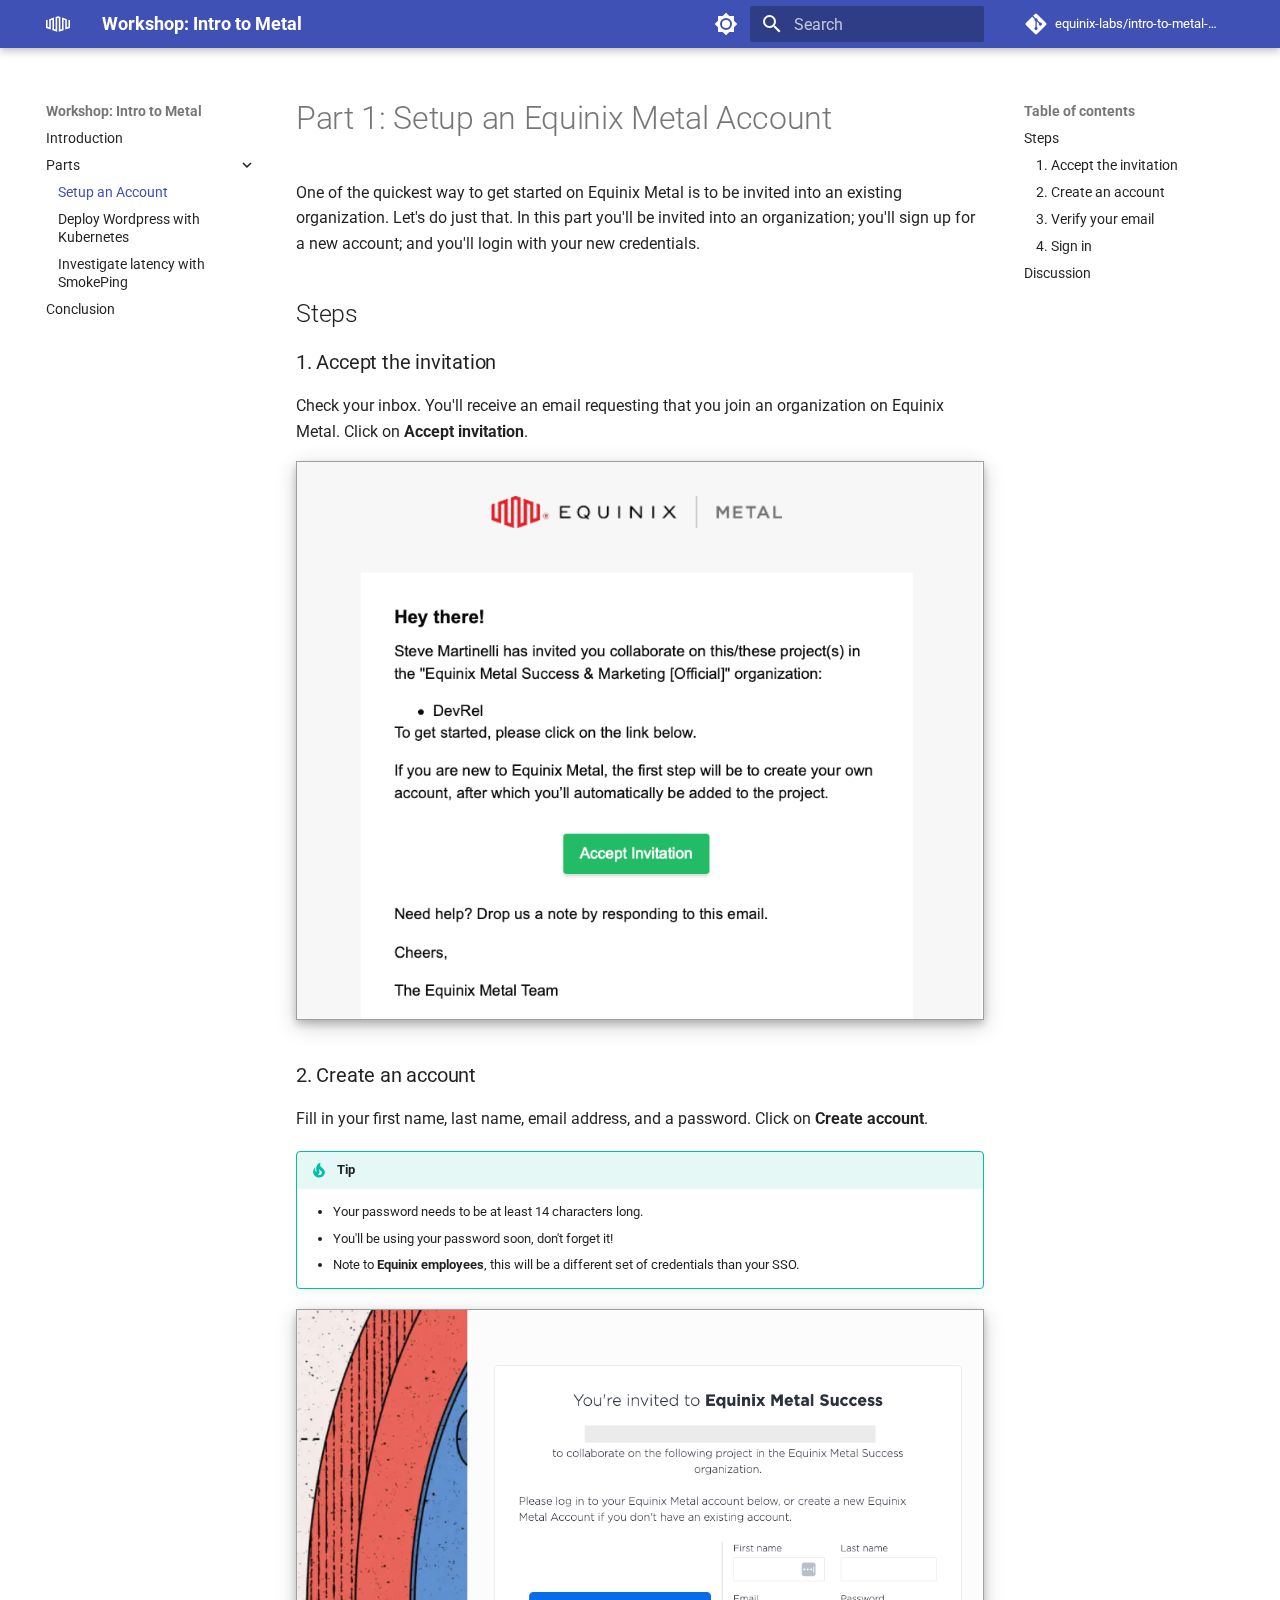
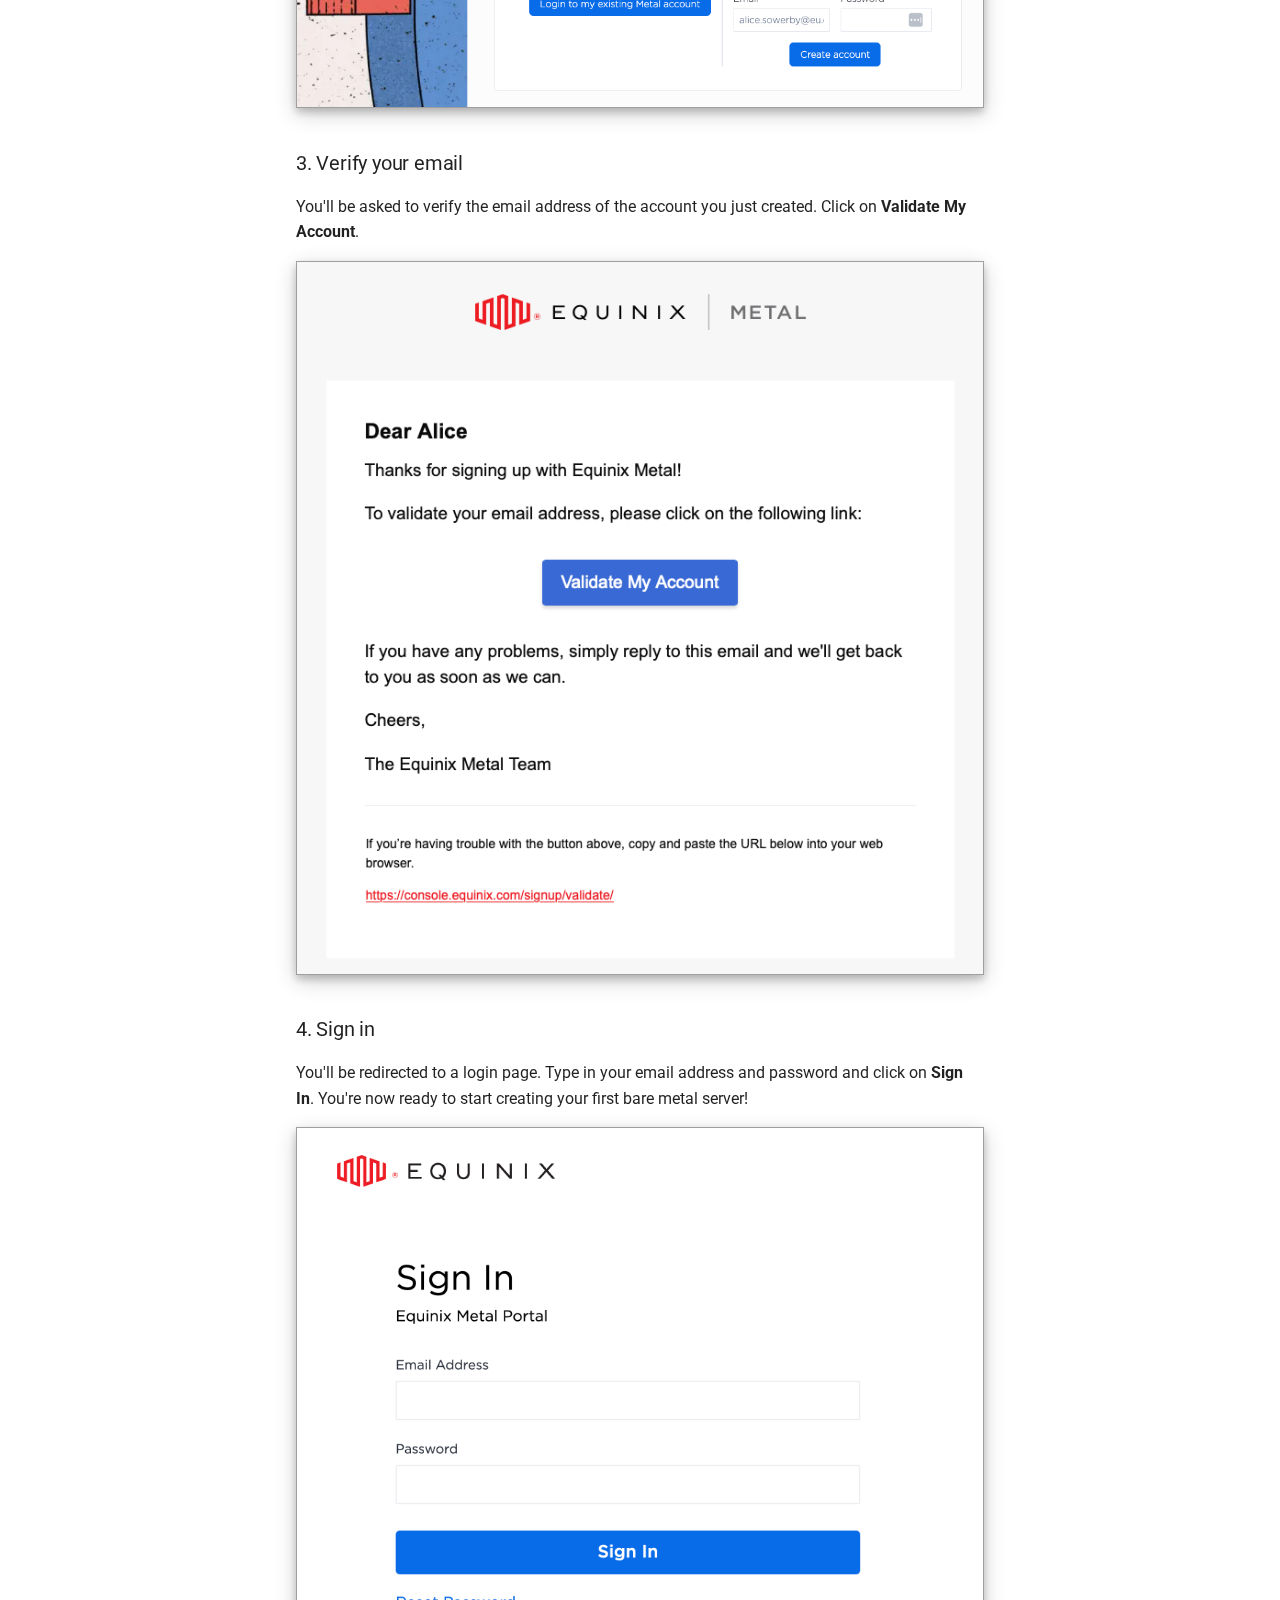
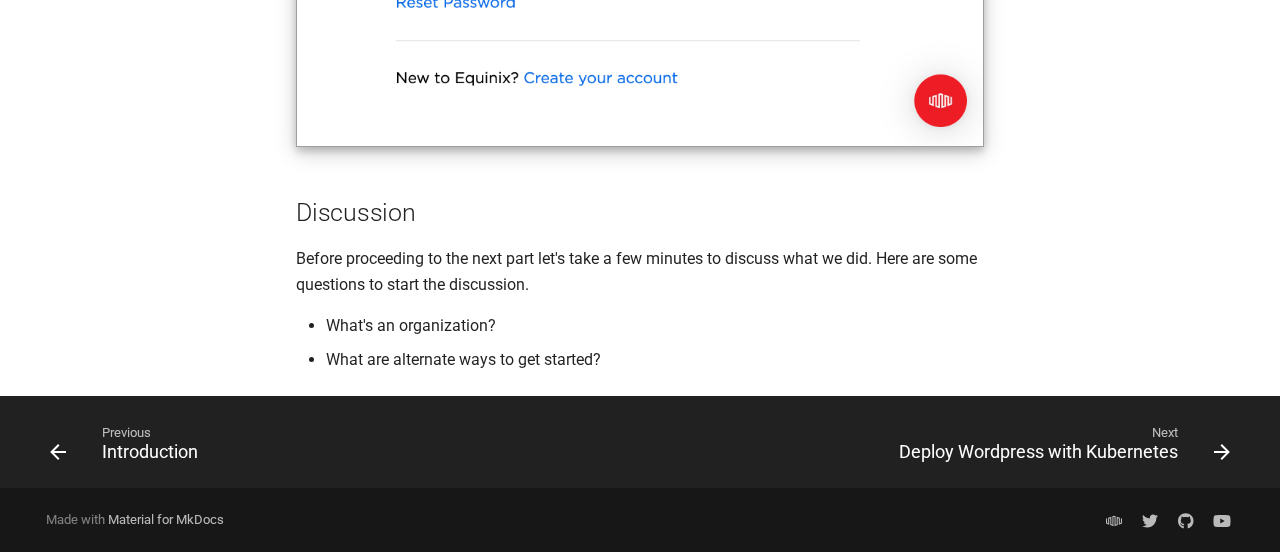
<file: parts/signup/index.html>
<!doctype html>
<html lang="en" class="no-js">
  <head>
    
      <meta charset="utf-8">
      <meta name="viewport" content="width=device-width,initial-scale=1">
      
      
      
      
        <link rel="prev" href="../..">
      
      
        <link rel="next" href="../wordpress/">
      
      
      <link rel="icon" href="../../images/favicon.svg">
      <meta name="generator" content="mkdocs-1.6.1, mkdocs-material-9.5.34">
    
    
      
        <title>Setup an Account - Workshop: Intro to Metal</title>
      
    
    
      <link rel="stylesheet" href="../../assets/stylesheets/main.35f28582.min.css">
      
        
        <link rel="stylesheet" href="../../assets/stylesheets/palette.06af60db.min.css">
      
      


    
    
      
    
    
      
        
        
        <link rel="preconnect" href="https://fonts.gstatic.com" crossorigin>
        <link rel="stylesheet" href="https://fonts.googleapis.com/css?family=Roboto:300,300i,400,400i,700,700i%7CRoboto+Mono:400,400i,700,700i&display=fallback">
        <style>:root{--md-text-font:"Roboto";--md-code-font:"Roboto Mono"}</style>
      
    
    
      <link rel="stylesheet" href="../../stylesheets/extra.css">
    
    <script>__md_scope=new URL("../..",location),__md_hash=e=>[...e].reduce(((e,_)=>(e<<5)-e+_.charCodeAt(0)),0),__md_get=(e,_=localStorage,t=__md_scope)=>JSON.parse(_.getItem(t.pathname+"."+e)),__md_set=(e,_,t=localStorage,a=__md_scope)=>{try{t.setItem(a.pathname+"."+e,JSON.stringify(_))}catch(e){}}</script>
    
      

    
    
    
   <link href="../../assets/stylesheets/glightbox.min.css" rel="stylesheet"/><style>
    html.glightbox-open { overflow: initial; height: 100%; }
    .gslide-title { margin-top: 0px; user-select: text; }
    .gslide-desc { color: #666; user-select: text; }
    .gslide-image img { background: white; }
    .gscrollbar-fixer { padding-right: 15px; }
    .gdesc-inner { font-size: 0.75rem; }
    body[data-md-color-scheme="slate"] .gdesc-inner { background: var(--md-default-bg-color);}
    body[data-md-color-scheme="slate"] .gslide-title { color: var(--md-default-fg-color);}
    body[data-md-color-scheme="slate"] .gslide-desc { color: var(--md-default-fg-color);}</style> <script src="../../assets/javascripts/glightbox.min.js"></script></head>
  
  
    
    
      
    
    
    
    
    <body dir="ltr" data-md-color-scheme="default" data-md-color-primary="indigo" data-md-color-accent="indigo">
  
    
    <input class="md-toggle" data-md-toggle="drawer" type="checkbox" id="__drawer" autocomplete="off">
    <input class="md-toggle" data-md-toggle="search" type="checkbox" id="__search" autocomplete="off">
    <label class="md-overlay" for="__drawer"></label>
    <div data-md-component="skip">
      
        
        <a href="#part-1-setup-an-equinix-metal-account" class="md-skip">
          Skip to content
        </a>
      
    </div>
    <div data-md-component="announce">
      
    </div>
    
    
      

  

<header class="md-header md-header--shadow" data-md-component="header">
  <nav class="md-header__inner md-grid" aria-label="Header">
    <a href="../.." title="Workshop: Intro to Metal" class="md-header__button md-logo" aria-label="Workshop: Intro to Metal" data-md-component="logo">
      
  
  <svg xmlns="http://www.w3.org/2000/svg" viewBox="0 0 24 24"><path d="M22.399 7.789v7.005l-1.599.56V7.231L16 5.557v11.472l-1.601.557V4.996L12 4.16l-2.4.836v12.59l-1.599-.557V5.557L3.2 7.232v8.121l-1.599-.56V7.79L0 8.349v7.582l4.801 1.676v-9.24l1.6-.558v10.356L11.2 19.84V6.133l.8-.28.8.28v13.708l4.801-1.676V7.809l1.599.558v9.24L24 15.93V8.349z"/></svg>

    </a>
    <label class="md-header__button md-icon" for="__drawer">
      
      <svg xmlns="http://www.w3.org/2000/svg" viewBox="0 0 24 24"><path d="M3 6h18v2H3zm0 5h18v2H3zm0 5h18v2H3z"/></svg>
    </label>
    <div class="md-header__title" data-md-component="header-title">
      <div class="md-header__ellipsis">
        <div class="md-header__topic">
          <span class="md-ellipsis">
            Workshop: Intro to Metal
          </span>
        </div>
        <div class="md-header__topic" data-md-component="header-topic">
          <span class="md-ellipsis">
            
              Setup an Account
            
          </span>
        </div>
      </div>
    </div>
    
      
        <form class="md-header__option" data-md-component="palette">
  
    
    
    
    <input class="md-option" data-md-color-media="(prefers-color-scheme: light)" data-md-color-scheme="default" data-md-color-primary="indigo" data-md-color-accent="indigo"  aria-label="Switch to dark mode"  type="radio" name="__palette" id="__palette_0">
    
      <label class="md-header__button md-icon" title="Switch to dark mode" for="__palette_1" hidden>
        <svg xmlns="http://www.w3.org/2000/svg" viewBox="0 0 24 24"><path d="M12 8a4 4 0 0 0-4 4 4 4 0 0 0 4 4 4 4 0 0 0 4-4 4 4 0 0 0-4-4m0 10a6 6 0 0 1-6-6 6 6 0 0 1 6-6 6 6 0 0 1 6 6 6 6 0 0 1-6 6m8-9.31V4h-4.69L12 .69 8.69 4H4v4.69L.69 12 4 15.31V20h4.69L12 23.31 15.31 20H20v-4.69L23.31 12z"/></svg>
      </label>
    
  
    
    
    
    <input class="md-option" data-md-color-media="(prefers-color-scheme: dark)" data-md-color-scheme="slate" data-md-color-primary="indigo" data-md-color-accent="indigo"  aria-label="Switch to light mode"  type="radio" name="__palette" id="__palette_1">
    
      <label class="md-header__button md-icon" title="Switch to light mode" for="__palette_0" hidden>
        <svg xmlns="http://www.w3.org/2000/svg" viewBox="0 0 24 24"><path d="M12 18c-.89 0-1.74-.2-2.5-.55C11.56 16.5 13 14.42 13 12s-1.44-4.5-3.5-5.45C10.26 6.2 11.11 6 12 6a6 6 0 0 1 6 6 6 6 0 0 1-6 6m8-9.31V4h-4.69L12 .69 8.69 4H4v4.69L.69 12 4 15.31V20h4.69L12 23.31 15.31 20H20v-4.69L23.31 12z"/></svg>
      </label>
    
  
</form>
      
    
    
      <script>var palette=__md_get("__palette");if(palette&&palette.color){if("(prefers-color-scheme)"===palette.color.media){var media=matchMedia("(prefers-color-scheme: light)"),input=document.querySelector(media.matches?"[data-md-color-media='(prefers-color-scheme: light)']":"[data-md-color-media='(prefers-color-scheme: dark)']");palette.color.media=input.getAttribute("data-md-color-media"),palette.color.scheme=input.getAttribute("data-md-color-scheme"),palette.color.primary=input.getAttribute("data-md-color-primary"),palette.color.accent=input.getAttribute("data-md-color-accent")}for(var[key,value]of Object.entries(palette.color))document.body.setAttribute("data-md-color-"+key,value)}</script>
    
    
    
      <label class="md-header__button md-icon" for="__search">
        
        <svg xmlns="http://www.w3.org/2000/svg" viewBox="0 0 24 24"><path d="M9.5 3A6.5 6.5 0 0 1 16 9.5c0 1.61-.59 3.09-1.56 4.23l.27.27h.79l5 5-1.5 1.5-5-5v-.79l-.27-.27A6.52 6.52 0 0 1 9.5 16 6.5 6.5 0 0 1 3 9.5 6.5 6.5 0 0 1 9.5 3m0 2C7 5 5 7 5 9.5S7 14 9.5 14 14 12 14 9.5 12 5 9.5 5"/></svg>
      </label>
      <div class="md-search" data-md-component="search" role="dialog">
  <label class="md-search__overlay" for="__search"></label>
  <div class="md-search__inner" role="search">
    <form class="md-search__form" name="search">
      <input type="text" class="md-search__input" name="query" aria-label="Search" placeholder="Search" autocapitalize="off" autocorrect="off" autocomplete="off" spellcheck="false" data-md-component="search-query" required>
      <label class="md-search__icon md-icon" for="__search">
        
        <svg xmlns="http://www.w3.org/2000/svg" viewBox="0 0 24 24"><path d="M9.5 3A6.5 6.5 0 0 1 16 9.5c0 1.61-.59 3.09-1.56 4.23l.27.27h.79l5 5-1.5 1.5-5-5v-.79l-.27-.27A6.52 6.52 0 0 1 9.5 16 6.5 6.5 0 0 1 3 9.5 6.5 6.5 0 0 1 9.5 3m0 2C7 5 5 7 5 9.5S7 14 9.5 14 14 12 14 9.5 12 5 9.5 5"/></svg>
        
        <svg xmlns="http://www.w3.org/2000/svg" viewBox="0 0 24 24"><path d="M20 11v2H8l5.5 5.5-1.42 1.42L4.16 12l7.92-7.92L13.5 5.5 8 11z"/></svg>
      </label>
      <nav class="md-search__options" aria-label="Search">
        
        <button type="reset" class="md-search__icon md-icon" title="Clear" aria-label="Clear" tabindex="-1">
          
          <svg xmlns="http://www.w3.org/2000/svg" viewBox="0 0 24 24"><path d="M19 6.41 17.59 5 12 10.59 6.41 5 5 6.41 10.59 12 5 17.59 6.41 19 12 13.41 17.59 19 19 17.59 13.41 12z"/></svg>
        </button>
      </nav>
      
    </form>
    <div class="md-search__output">
      <div class="md-search__scrollwrap" tabindex="0" data-md-scrollfix>
        <div class="md-search-result" data-md-component="search-result">
          <div class="md-search-result__meta">
            Initializing search
          </div>
          <ol class="md-search-result__list" role="presentation"></ol>
        </div>
      </div>
    </div>
  </div>
</div>
    
    
      <div class="md-header__source">
        <a href="https://github.com/equinix-labs/intro-to-metal-workshop" title="Go to repository" class="md-source" data-md-component="source">
  <div class="md-source__icon md-icon">
    
    <svg xmlns="http://www.w3.org/2000/svg" viewBox="0 0 448 512"><!--! Font Awesome Free 6.6.0 by @fontawesome - https://fontawesome.com License - https://fontawesome.com/license/free (Icons: CC BY 4.0, Fonts: SIL OFL 1.1, Code: MIT License) Copyright 2024 Fonticons, Inc.--><path d="M439.55 236.05 244 40.45a28.87 28.87 0 0 0-40.81 0l-40.66 40.63 51.52 51.52c27.06-9.14 52.68 16.77 43.39 43.68l49.66 49.66c34.23-11.8 61.18 31 35.47 56.69-26.49 26.49-70.21-2.87-56-37.34L240.22 199v121.85c25.3 12.54 22.26 41.85 9.08 55a34.34 34.34 0 0 1-48.55 0c-17.57-17.6-11.07-46.91 11.25-56v-123c-20.8-8.51-24.6-30.74-18.64-45L142.57 101 8.45 235.14a28.86 28.86 0 0 0 0 40.81l195.61 195.6a28.86 28.86 0 0 0 40.8 0l194.69-194.69a28.86 28.86 0 0 0 0-40.81"/></svg>
  </div>
  <div class="md-source__repository">
    equinix-labs/intro-to-metal-workshop
  </div>
</a>
      </div>
    
  </nav>
  
</header>
    
    <div class="md-container" data-md-component="container">
      
      
        
          
        
      
      <main class="md-main" data-md-component="main">
        <div class="md-main__inner md-grid">
          
            
              
              <div class="md-sidebar md-sidebar--primary" data-md-component="sidebar" data-md-type="navigation" >
                <div class="md-sidebar__scrollwrap">
                  <div class="md-sidebar__inner">
                    



<nav class="md-nav md-nav--primary" aria-label="Navigation" data-md-level="0">
  <label class="md-nav__title" for="__drawer">
    <a href="../.." title="Workshop: Intro to Metal" class="md-nav__button md-logo" aria-label="Workshop: Intro to Metal" data-md-component="logo">
      
  
  <svg xmlns="http://www.w3.org/2000/svg" viewBox="0 0 24 24"><path d="M22.399 7.789v7.005l-1.599.56V7.231L16 5.557v11.472l-1.601.557V4.996L12 4.16l-2.4.836v12.59l-1.599-.557V5.557L3.2 7.232v8.121l-1.599-.56V7.79L0 8.349v7.582l4.801 1.676v-9.24l1.6-.558v10.356L11.2 19.84V6.133l.8-.28.8.28v13.708l4.801-1.676V7.809l1.599.558v9.24L24 15.93V8.349z"/></svg>

    </a>
    Workshop: Intro to Metal
  </label>
  
    <div class="md-nav__source">
      <a href="https://github.com/equinix-labs/intro-to-metal-workshop" title="Go to repository" class="md-source" data-md-component="source">
  <div class="md-source__icon md-icon">
    
    <svg xmlns="http://www.w3.org/2000/svg" viewBox="0 0 448 512"><!--! Font Awesome Free 6.6.0 by @fontawesome - https://fontawesome.com License - https://fontawesome.com/license/free (Icons: CC BY 4.0, Fonts: SIL OFL 1.1, Code: MIT License) Copyright 2024 Fonticons, Inc.--><path d="M439.55 236.05 244 40.45a28.87 28.87 0 0 0-40.81 0l-40.66 40.63 51.52 51.52c27.06-9.14 52.68 16.77 43.39 43.68l49.66 49.66c34.23-11.8 61.18 31 35.47 56.69-26.49 26.49-70.21-2.87-56-37.34L240.22 199v121.85c25.3 12.54 22.26 41.85 9.08 55a34.34 34.34 0 0 1-48.55 0c-17.57-17.6-11.07-46.91 11.25-56v-123c-20.8-8.51-24.6-30.74-18.64-45L142.57 101 8.45 235.14a28.86 28.86 0 0 0 0 40.81l195.61 195.6a28.86 28.86 0 0 0 40.8 0l194.69-194.69a28.86 28.86 0 0 0 0-40.81"/></svg>
  </div>
  <div class="md-source__repository">
    equinix-labs/intro-to-metal-workshop
  </div>
</a>
    </div>
  
  <ul class="md-nav__list" data-md-scrollfix>
    
      
      
  
  
  
  
    <li class="md-nav__item">
      <a href="../.." class="md-nav__link">
        
  
  <span class="md-ellipsis">
    Introduction
  </span>
  

      </a>
    </li>
  

    
      
      
  
  
    
  
  
  
    
    
    
    
    <li class="md-nav__item md-nav__item--active md-nav__item--nested">
      
        
        
        <input class="md-nav__toggle md-toggle " type="checkbox" id="__nav_2" checked>
        
          
          <label class="md-nav__link" for="__nav_2" id="__nav_2_label" tabindex="0">
            
  
  <span class="md-ellipsis">
    Parts
  </span>
  

            <span class="md-nav__icon md-icon"></span>
          </label>
        
        <nav class="md-nav" data-md-level="1" aria-labelledby="__nav_2_label" aria-expanded="true">
          <label class="md-nav__title" for="__nav_2">
            <span class="md-nav__icon md-icon"></span>
            Parts
          </label>
          <ul class="md-nav__list" data-md-scrollfix>
            
              
                
  
  
    
  
  
  
    <li class="md-nav__item md-nav__item--active">
      
      <input class="md-nav__toggle md-toggle" type="checkbox" id="__toc">
      
      
        
      
      
        <label class="md-nav__link md-nav__link--active" for="__toc">
          
  
  <span class="md-ellipsis">
    Setup an Account
  </span>
  

          <span class="md-nav__icon md-icon"></span>
        </label>
      
      <a href="./" class="md-nav__link md-nav__link--active">
        
  
  <span class="md-ellipsis">
    Setup an Account
  </span>
  

      </a>
      
        

<nav class="md-nav md-nav--secondary" aria-label="Table of contents">
  
  
  
    
  
  
    <label class="md-nav__title" for="__toc">
      <span class="md-nav__icon md-icon"></span>
      Table of contents
    </label>
    <ul class="md-nav__list" data-md-component="toc" data-md-scrollfix>
      
        <li class="md-nav__item">
  <a href="#steps" class="md-nav__link">
    <span class="md-ellipsis">
      Steps
    </span>
  </a>
  
    <nav class="md-nav" aria-label="Steps">
      <ul class="md-nav__list">
        
          <li class="md-nav__item">
  <a href="#1-accept-the-invitation" class="md-nav__link">
    <span class="md-ellipsis">
      1. Accept the invitation
    </span>
  </a>
  
</li>
        
          <li class="md-nav__item">
  <a href="#2-create-an-account" class="md-nav__link">
    <span class="md-ellipsis">
      2. Create an account
    </span>
  </a>
  
</li>
        
          <li class="md-nav__item">
  <a href="#3-verify-your-email" class="md-nav__link">
    <span class="md-ellipsis">
      3. Verify your email
    </span>
  </a>
  
</li>
        
          <li class="md-nav__item">
  <a href="#4-sign-in" class="md-nav__link">
    <span class="md-ellipsis">
      4. Sign in
    </span>
  </a>
  
</li>
        
      </ul>
    </nav>
  
</li>
      
        <li class="md-nav__item">
  <a href="#discussion" class="md-nav__link">
    <span class="md-ellipsis">
      Discussion
    </span>
  </a>
  
</li>
      
    </ul>
  
</nav>
      
    </li>
  

              
            
              
                
  
  
  
  
    <li class="md-nav__item">
      <a href="../wordpress/" class="md-nav__link">
        
  
  <span class="md-ellipsis">
    Deploy Wordpress with Kubernetes
  </span>
  

      </a>
    </li>
  

              
            
              
                
  
  
  
  
    <li class="md-nav__item">
      <a href="../smokeping/" class="md-nav__link">
        
  
  <span class="md-ellipsis">
    Investigate latency with SmokePing
  </span>
  

      </a>
    </li>
  

              
            
          </ul>
        </nav>
      
    </li>
  

    
      
      
  
  
  
  
    <li class="md-nav__item">
      <a href="../conclusion/" class="md-nav__link">
        
  
  <span class="md-ellipsis">
    Conclusion
  </span>
  

      </a>
    </li>
  

    
  </ul>
</nav>
                  </div>
                </div>
              </div>
            
            
              
              <div class="md-sidebar md-sidebar--secondary" data-md-component="sidebar" data-md-type="toc" >
                <div class="md-sidebar__scrollwrap">
                  <div class="md-sidebar__inner">
                    

<nav class="md-nav md-nav--secondary" aria-label="Table of contents">
  
  
  
    
  
  
    <label class="md-nav__title" for="__toc">
      <span class="md-nav__icon md-icon"></span>
      Table of contents
    </label>
    <ul class="md-nav__list" data-md-component="toc" data-md-scrollfix>
      
        <li class="md-nav__item">
  <a href="#steps" class="md-nav__link">
    <span class="md-ellipsis">
      Steps
    </span>
  </a>
  
    <nav class="md-nav" aria-label="Steps">
      <ul class="md-nav__list">
        
          <li class="md-nav__item">
  <a href="#1-accept-the-invitation" class="md-nav__link">
    <span class="md-ellipsis">
      1. Accept the invitation
    </span>
  </a>
  
</li>
        
          <li class="md-nav__item">
  <a href="#2-create-an-account" class="md-nav__link">
    <span class="md-ellipsis">
      2. Create an account
    </span>
  </a>
  
</li>
        
          <li class="md-nav__item">
  <a href="#3-verify-your-email" class="md-nav__link">
    <span class="md-ellipsis">
      3. Verify your email
    </span>
  </a>
  
</li>
        
          <li class="md-nav__item">
  <a href="#4-sign-in" class="md-nav__link">
    <span class="md-ellipsis">
      4. Sign in
    </span>
  </a>
  
</li>
        
      </ul>
    </nav>
  
</li>
      
        <li class="md-nav__item">
  <a href="#discussion" class="md-nav__link">
    <span class="md-ellipsis">
      Discussion
    </span>
  </a>
  
</li>
      
    </ul>
  
</nav>
                  </div>
                </div>
              </div>
            
          
          
            <div class="md-content" data-md-component="content">
              <article class="md-content__inner md-typeset">
                
                  

  
  


<h1 id="part-1-setup-an-equinix-metal-account">Part 1: Setup an Equinix Metal Account<a class="headerlink" href="#part-1-setup-an-equinix-metal-account" title="Permanent link">&para;</a></h1>
<p>One of the quickest way to get started on Equinix Metal is to be invited into an existing organization. Let's do just that. In this part you'll be invited into an organization; you'll sign up for a new account; and you'll login with your new credentials.</p>
<h2 id="steps">Steps<a class="headerlink" href="#steps" title="Permanent link">&para;</a></h2>
<h3 id="1-accept-the-invitation">1. Accept the invitation<a class="headerlink" href="#1-accept-the-invitation" title="Permanent link">&para;</a></h3>
<p>Check your inbox. You'll receive an email requesting that you join an organization on Equinix Metal. Click on <strong>Accept invitation</strong>.</p>
<p><a class="glightbox" href="../../images/part1/1-invite.png" data-type="image" data-width="auto" data-height="auto" data-desc-position="bottom"><img alt="" src="../../images/part1/1-invite.png" /></a></p>
<h3 id="2-create-an-account">2. Create an account<a class="headerlink" href="#2-create-an-account" title="Permanent link">&para;</a></h3>
<p>Fill in your first name, last name, email address, and a password. Click on <strong>Create account</strong>.</p>
<div class="admonition tip">
<p class="admonition-title">Tip</p>
<ul>
<li>Your password needs to be at least 14 characters long.</li>
<li>You'll be using your password soon, don't forget it!</li>
<li>Note to <strong>Equinix employees</strong>, this will be a different set of credentials than your SSO.</li>
</ul>
</div>
<p><a class="glightbox" href="../../images/part1/2-sign-up.png" data-type="image" data-width="auto" data-height="auto" data-desc-position="bottom"><img alt="" src="../../images/part1/2-sign-up.png" /></a></p>
<h3 id="3-verify-your-email">3. Verify your email<a class="headerlink" href="#3-verify-your-email" title="Permanent link">&para;</a></h3>
<p>You'll be asked to verify the email address of the account you just created. Click on <strong>Validate My Account</strong>.</p>
<p><a class="glightbox" href="../../images/part1/3-validate.png" data-type="image" data-width="auto" data-height="auto" data-desc-position="bottom"><img alt="" src="../../images/part1/3-validate.png" /></a></p>
<h3 id="4-sign-in">4. Sign in<a class="headerlink" href="#4-sign-in" title="Permanent link">&para;</a></h3>
<p>You'll be redirected to a login page. Type in your email address and password and click on <strong>Sign In</strong>. You're now ready to start creating your first bare metal server!</p>
<p><a class="glightbox" href="../../images/part1/4-sign-in.png" data-type="image" data-width="auto" data-height="auto" data-desc-position="bottom"><img alt="" src="../../images/part1/4-sign-in.png" /></a></p>
<h2 id="discussion">Discussion<a class="headerlink" href="#discussion" title="Permanent link">&para;</a></h2>
<p>Before proceeding to the next part let's take a few minutes to discuss what we did. Here are some questions to start the discussion.</p>
<ul>
<li>What's an organization?</li>
<li>What are alternate ways to get started?</li>
</ul>












                
              </article>
            </div>
          
          
<script>var target=document.getElementById(location.hash.slice(1));target&&target.name&&(target.checked=target.name.startsWith("__tabbed_"))</script>
        </div>
        
          <button type="button" class="md-top md-icon" data-md-component="top" hidden>
  
  <svg xmlns="http://www.w3.org/2000/svg" viewBox="0 0 24 24"><path d="M13 20h-2V8l-5.5 5.5-1.42-1.42L12 4.16l7.92 7.92-1.42 1.42L13 8z"/></svg>
  Back to top
</button>
        
      </main>
      
        <footer class="md-footer">
  
    
      
      <nav class="md-footer__inner md-grid" aria-label="Footer" >
        
          
          <a href="../.." class="md-footer__link md-footer__link--prev" aria-label="Previous: Introduction">
            <div class="md-footer__button md-icon">
              
              <svg xmlns="http://www.w3.org/2000/svg" viewBox="0 0 24 24"><path d="M20 11v2H8l5.5 5.5-1.42 1.42L4.16 12l7.92-7.92L13.5 5.5 8 11z"/></svg>
            </div>
            <div class="md-footer__title">
              <span class="md-footer__direction">
                Previous
              </span>
              <div class="md-ellipsis">
                Introduction
              </div>
            </div>
          </a>
        
        
          
          <a href="../wordpress/" class="md-footer__link md-footer__link--next" aria-label="Next: Deploy Wordpress with Kubernetes">
            <div class="md-footer__title">
              <span class="md-footer__direction">
                Next
              </span>
              <div class="md-ellipsis">
                Deploy Wordpress with Kubernetes
              </div>
            </div>
            <div class="md-footer__button md-icon">
              
              <svg xmlns="http://www.w3.org/2000/svg" viewBox="0 0 24 24"><path d="M4 11v2h12l-5.5 5.5 1.42 1.42L19.84 12l-7.92-7.92L10.5 5.5 16 11z"/></svg>
            </div>
          </a>
        
      </nav>
    
  
  <div class="md-footer-meta md-typeset">
    <div class="md-footer-meta__inner md-grid">
      <div class="md-copyright">
  
  
    Made with
    <a href="https://squidfunk.github.io/mkdocs-material/" target="_blank" rel="noopener">
      Material for MkDocs
    </a>
  
</div>
      
        <div class="md-social">
  
    
    
    
    
      
      
    
    <a href="https://deploy.equinix.com" target="_blank" rel="noopener" title="deploy.equinix.com" class="md-social__link">
      <svg xmlns="http://www.w3.org/2000/svg" viewBox="0 0 24 24"><path d="M22.399 7.789v7.005l-1.599.56V7.231L16 5.557v11.472l-1.601.557V4.996L12 4.16l-2.4.836v12.59l-1.599-.557V5.557L3.2 7.232v8.121l-1.599-.56V7.79L0 8.349v7.582l4.801 1.676v-9.24l1.6-.558v10.356L11.2 19.84V6.133l.8-.28.8.28v13.708l4.801-1.676V7.809l1.599.558v9.24L24 15.93V8.349z"/></svg>
    </a>
  
    
    
    
    
      
      
    
    <a href="https://twitter.com/@equinixmetal" target="_blank" rel="noopener" title="twitter.com" class="md-social__link">
      <svg xmlns="http://www.w3.org/2000/svg" viewBox="0 0 512 512"><!--! Font Awesome Free 6.6.0 by @fontawesome - https://fontawesome.com License - https://fontawesome.com/license/free (Icons: CC BY 4.0, Fonts: SIL OFL 1.1, Code: MIT License) Copyright 2024 Fonticons, Inc.--><path d="M459.37 151.716c.325 4.548.325 9.097.325 13.645 0 138.72-105.583 298.558-298.558 298.558-59.452 0-114.68-17.219-161.137-47.106 8.447.974 16.568 1.299 25.34 1.299 49.055 0 94.213-16.568 130.274-44.832-46.132-.975-84.792-31.188-98.112-72.772 6.498.974 12.995 1.624 19.818 1.624 9.421 0 18.843-1.3 27.614-3.573-48.081-9.747-84.143-51.98-84.143-102.985v-1.299c13.969 7.797 30.214 12.67 47.431 13.319-28.264-18.843-46.781-51.005-46.781-87.391 0-19.492 5.197-37.36 14.294-52.954 51.655 63.675 129.3 105.258 216.365 109.807-1.624-7.797-2.599-15.918-2.599-24.04 0-57.828 46.782-104.934 104.934-104.934 30.213 0 57.502 12.67 76.67 33.137 23.715-4.548 46.456-13.32 66.599-25.34-7.798 24.366-24.366 44.833-46.132 57.827 21.117-2.273 41.584-8.122 60.426-16.243-14.292 20.791-32.161 39.308-52.628 54.253"/></svg>
    </a>
  
    
    
    
    
      
      
    
    <a href="https://github.com/equinix-labs" target="_blank" rel="noopener" title="github.com" class="md-social__link">
      <svg xmlns="http://www.w3.org/2000/svg" viewBox="0 0 496 512"><!--! Font Awesome Free 6.6.0 by @fontawesome - https://fontawesome.com License - https://fontawesome.com/license/free (Icons: CC BY 4.0, Fonts: SIL OFL 1.1, Code: MIT License) Copyright 2024 Fonticons, Inc.--><path d="M165.9 397.4c0 2-2.3 3.6-5.2 3.6-3.3.3-5.6-1.3-5.6-3.6 0-2 2.3-3.6 5.2-3.6 3-.3 5.6 1.3 5.6 3.6m-31.1-4.5c-.7 2 1.3 4.3 4.3 4.9 2.6 1 5.6 0 6.2-2s-1.3-4.3-4.3-5.2c-2.6-.7-5.5.3-6.2 2.3m44.2-1.7c-2.9.7-4.9 2.6-4.6 4.9.3 2 2.9 3.3 5.9 2.6 2.9-.7 4.9-2.6 4.6-4.6-.3-1.9-3-3.2-5.9-2.9M244.8 8C106.1 8 0 113.3 0 252c0 110.9 69.8 205.8 169.5 239.2 12.8 2.3 17.3-5.6 17.3-12.1 0-6.2-.3-40.4-.3-61.4 0 0-70 15-84.7-29.8 0 0-11.4-29.1-27.8-36.6 0 0-22.9-15.7 1.6-15.4 0 0 24.9 2 38.6 25.8 21.9 38.6 58.6 27.5 72.9 20.9 2.3-16 8.8-27.1 16-33.7-55.9-6.2-112.3-14.3-112.3-110.5 0-27.5 7.6-41.3 23.6-58.9-2.6-6.5-11.1-33.3 2.6-67.9 20.9-6.5 69 27 69 27 20-5.6 41.5-8.5 62.8-8.5s42.8 2.9 62.8 8.5c0 0 48.1-33.6 69-27 13.7 34.7 5.2 61.4 2.6 67.9 16 17.7 25.8 31.5 25.8 58.9 0 96.5-58.9 104.2-114.8 110.5 9.2 7.9 17 22.9 17 46.4 0 33.7-.3 75.4-.3 83.6 0 6.5 4.6 14.4 17.3 12.1C428.2 457.8 496 362.9 496 252 496 113.3 383.5 8 244.8 8M97.2 352.9c-1.3 1-1 3.3.7 5.2 1.6 1.6 3.9 2.3 5.2 1 1.3-1 1-3.3-.7-5.2-1.6-1.6-3.9-2.3-5.2-1m-10.8-8.1c-.7 1.3.3 2.9 2.3 3.9 1.6 1 3.6.7 4.3-.7.7-1.3-.3-2.9-2.3-3.9-2-.6-3.6-.3-4.3.7m32.4 35.6c-1.6 1.3-1 4.3 1.3 6.2 2.3 2.3 5.2 2.6 6.5 1 1.3-1.3.7-4.3-1.3-6.2-2.2-2.3-5.2-2.6-6.5-1m-11.4-14.7c-1.6 1-1.6 3.6 0 5.9s4.3 3.3 5.6 2.3c1.6-1.3 1.6-3.9 0-6.2-1.4-2.3-4-3.3-5.6-2"/></svg>
    </a>
  
    
    
    
    
      
      
    
    <a href="https://www.youtube.com/@EquinixDevelopers" target="_blank" rel="noopener" title="www.youtube.com" class="md-social__link">
      <svg xmlns="http://www.w3.org/2000/svg" viewBox="0 0 576 512"><!--! Font Awesome Free 6.6.0 by @fontawesome - https://fontawesome.com License - https://fontawesome.com/license/free (Icons: CC BY 4.0, Fonts: SIL OFL 1.1, Code: MIT License) Copyright 2024 Fonticons, Inc.--><path d="M549.655 124.083c-6.281-23.65-24.787-42.276-48.284-48.597C458.781 64 288 64 288 64S117.22 64 74.629 75.486c-23.497 6.322-42.003 24.947-48.284 48.597-11.412 42.867-11.412 132.305-11.412 132.305s0 89.438 11.412 132.305c6.281 23.65 24.787 41.5 48.284 47.821C117.22 448 288 448 288 448s170.78 0 213.371-11.486c23.497-6.321 42.003-24.171 48.284-47.821 11.412-42.867 11.412-132.305 11.412-132.305s0-89.438-11.412-132.305m-317.51 213.508V175.185l142.739 81.205z"/></svg>
    </a>
  
</div>
      
    </div>
  </div>
</footer>
      
    </div>
    <div class="md-dialog" data-md-component="dialog">
      <div class="md-dialog__inner md-typeset"></div>
    </div>
    
    
    <script id="__config" type="application/json">{"base": "../..", "features": ["navigation.top", "search.highlight", "navigation.footer", "content.code.copy", "navigation.expand"], "search": "../../assets/javascripts/workers/search.07f07601.min.js", "translations": {"clipboard.copied": "Copied to clipboard", "clipboard.copy": "Copy to clipboard", "search.result.more.one": "1 more on this page", "search.result.more.other": "# more on this page", "search.result.none": "No matching documents", "search.result.one": "1 matching document", "search.result.other": "# matching documents", "search.result.placeholder": "Type to start searching", "search.result.term.missing": "Missing", "select.version": "Select version"}}</script>
    
    
      <script src="../../assets/javascripts/bundle.56dfad97.min.js"></script>
      
    
  <script id="init-glightbox">const lightbox = GLightbox({"touchNavigation": true, "loop": false, "zoomable": true, "draggable": true, "openEffect": "zoom", "closeEffect": "zoom", "slideEffect": "slide"});
document$.subscribe(() => { lightbox.reload() });
</script></body>
</html>
</file>
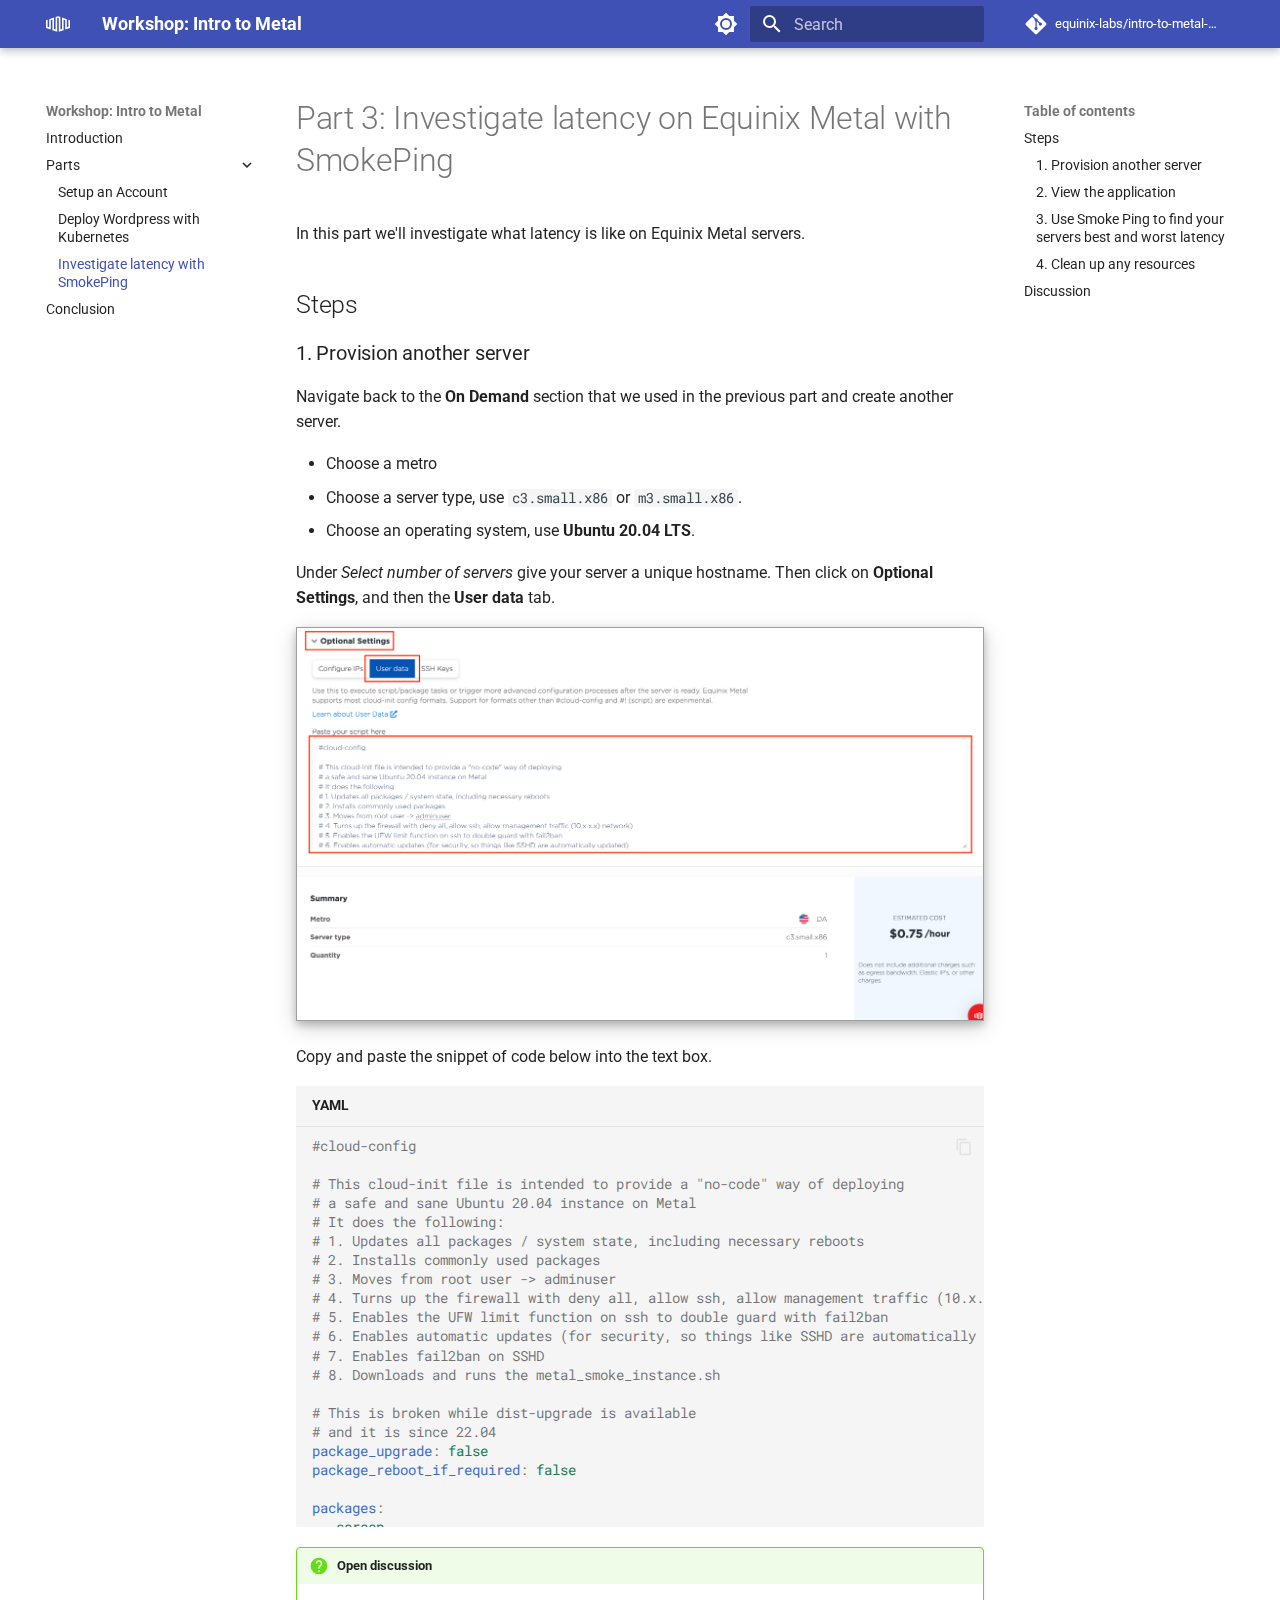
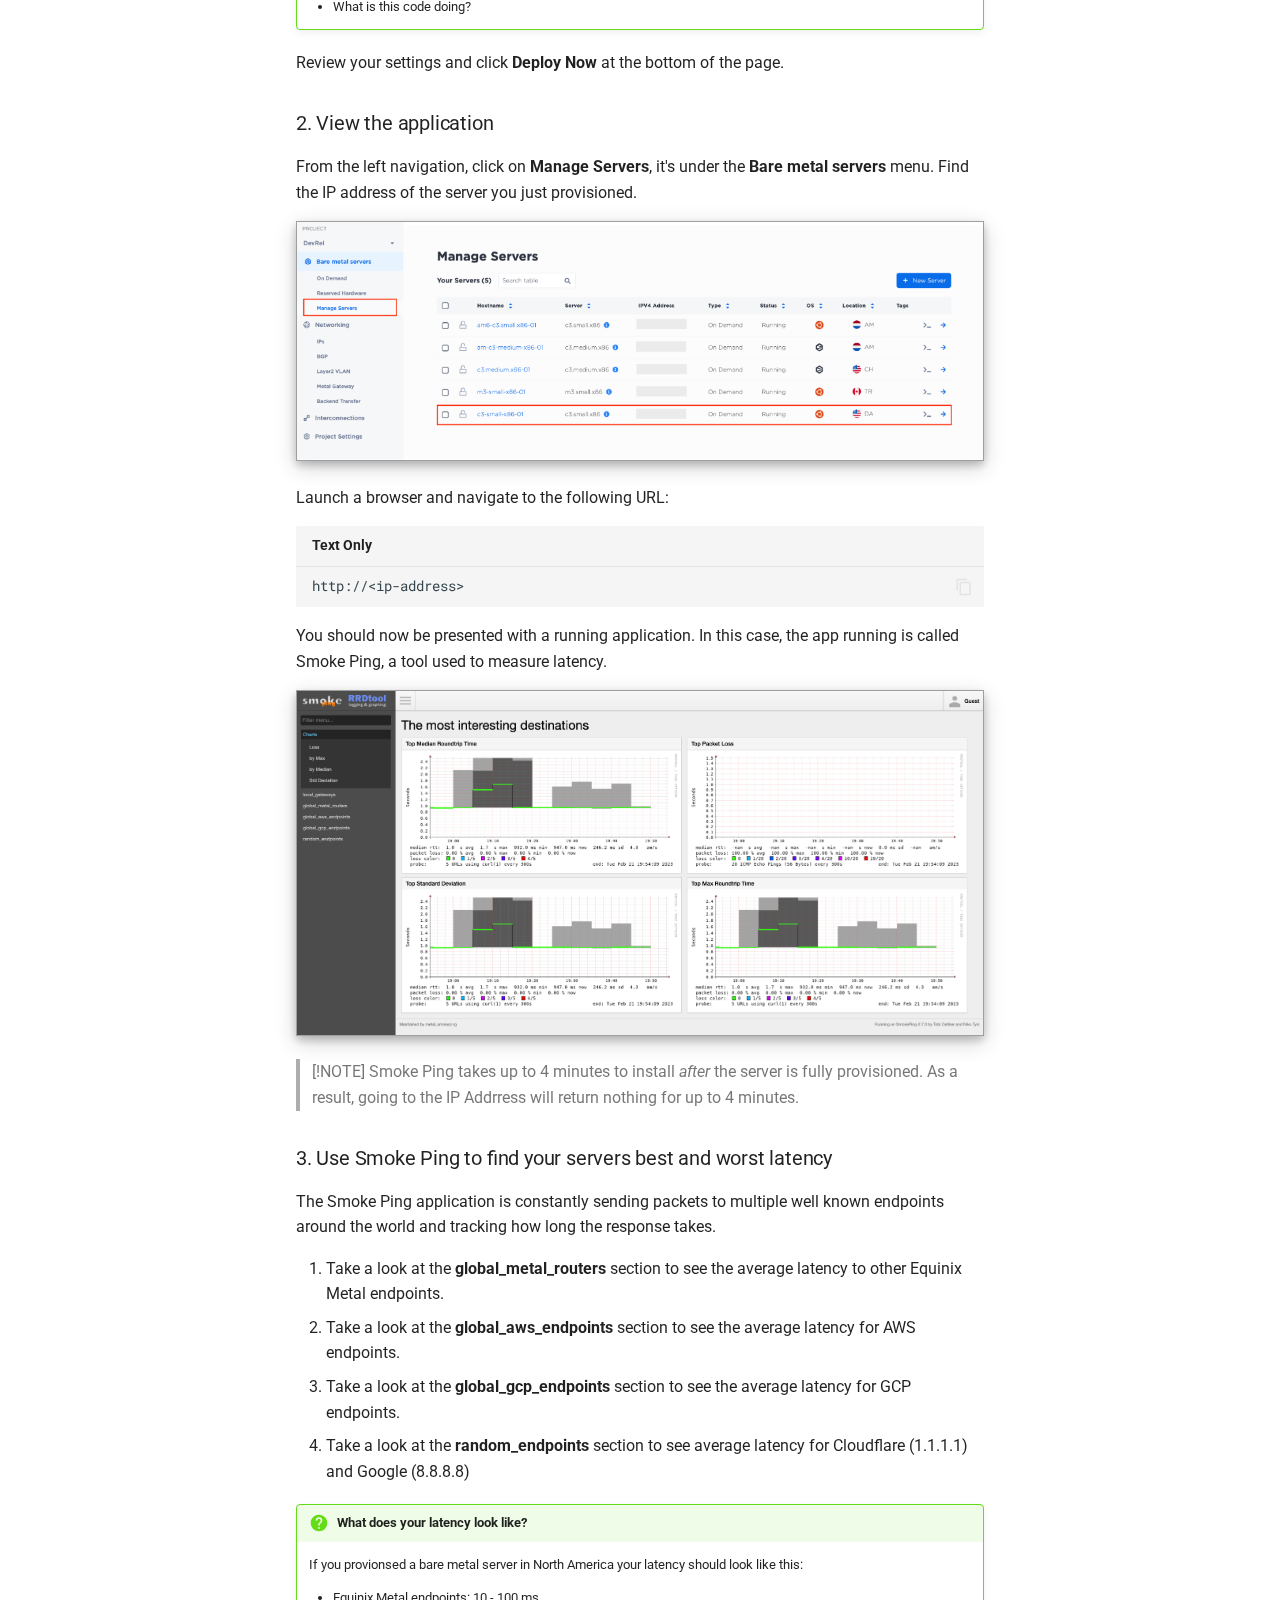
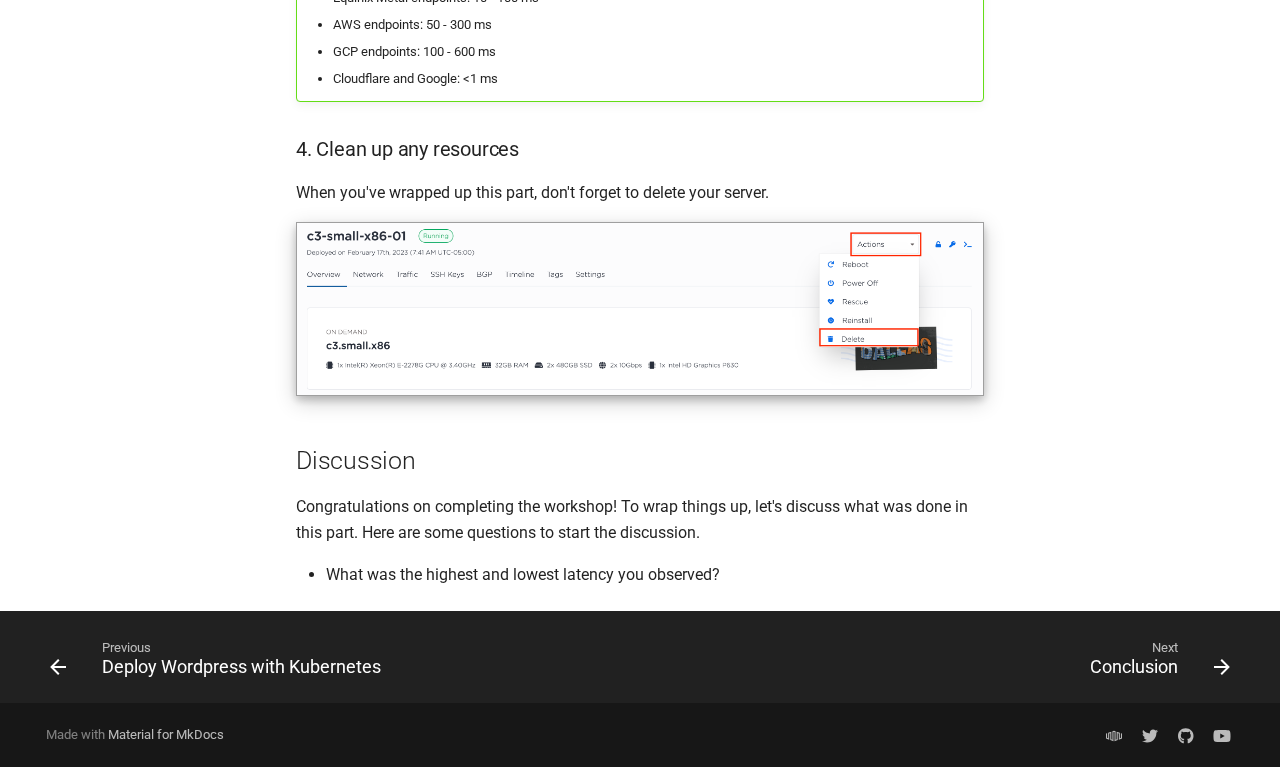
<file: parts/smokeping/index.html>
<!doctype html>
<html lang="en" class="no-js">
  <head>
    
      <meta charset="utf-8">
      <meta name="viewport" content="width=device-width,initial-scale=1">
      
      
      
      
        <link rel="prev" href="../wordpress/">
      
      
        <link rel="next" href="../conclusion/">
      
      
      <link rel="icon" href="../../images/favicon.svg">
      <meta name="generator" content="mkdocs-1.6.1, mkdocs-material-9.5.34">
    
    
      
        <title>Investigate latency with SmokePing - Workshop: Intro to Metal</title>
      
    
    
      <link rel="stylesheet" href="../../assets/stylesheets/main.35f28582.min.css">
      
        
        <link rel="stylesheet" href="../../assets/stylesheets/palette.06af60db.min.css">
      
      


    
    
      
    
    
      
        
        
        <link rel="preconnect" href="https://fonts.gstatic.com" crossorigin>
        <link rel="stylesheet" href="https://fonts.googleapis.com/css?family=Roboto:300,300i,400,400i,700,700i%7CRoboto+Mono:400,400i,700,700i&display=fallback">
        <style>:root{--md-text-font:"Roboto";--md-code-font:"Roboto Mono"}</style>
      
    
    
      <link rel="stylesheet" href="../../stylesheets/extra.css">
    
    <script>__md_scope=new URL("../..",location),__md_hash=e=>[...e].reduce(((e,_)=>(e<<5)-e+_.charCodeAt(0)),0),__md_get=(e,_=localStorage,t=__md_scope)=>JSON.parse(_.getItem(t.pathname+"."+e)),__md_set=(e,_,t=localStorage,a=__md_scope)=>{try{t.setItem(a.pathname+"."+e,JSON.stringify(_))}catch(e){}}</script>
    
      

    
    
    
   <link href="../../assets/stylesheets/glightbox.min.css" rel="stylesheet"/><style>
    html.glightbox-open { overflow: initial; height: 100%; }
    .gslide-title { margin-top: 0px; user-select: text; }
    .gslide-desc { color: #666; user-select: text; }
    .gslide-image img { background: white; }
    .gscrollbar-fixer { padding-right: 15px; }
    .gdesc-inner { font-size: 0.75rem; }
    body[data-md-color-scheme="slate"] .gdesc-inner { background: var(--md-default-bg-color);}
    body[data-md-color-scheme="slate"] .gslide-title { color: var(--md-default-fg-color);}
    body[data-md-color-scheme="slate"] .gslide-desc { color: var(--md-default-fg-color);}</style> <script src="../../assets/javascripts/glightbox.min.js"></script></head>
  
  
    
    
      
    
    
    
    
    <body dir="ltr" data-md-color-scheme="default" data-md-color-primary="indigo" data-md-color-accent="indigo">
  
    
    <input class="md-toggle" data-md-toggle="drawer" type="checkbox" id="__drawer" autocomplete="off">
    <input class="md-toggle" data-md-toggle="search" type="checkbox" id="__search" autocomplete="off">
    <label class="md-overlay" for="__drawer"></label>
    <div data-md-component="skip">
      
        
        <a href="#part-3-investigate-latency-on-equinix-metal-with-smokeping" class="md-skip">
          Skip to content
        </a>
      
    </div>
    <div data-md-component="announce">
      
    </div>
    
    
      

  

<header class="md-header md-header--shadow" data-md-component="header">
  <nav class="md-header__inner md-grid" aria-label="Header">
    <a href="../.." title="Workshop: Intro to Metal" class="md-header__button md-logo" aria-label="Workshop: Intro to Metal" data-md-component="logo">
      
  
  <svg xmlns="http://www.w3.org/2000/svg" viewBox="0 0 24 24"><path d="M22.399 7.789v7.005l-1.599.56V7.231L16 5.557v11.472l-1.601.557V4.996L12 4.16l-2.4.836v12.59l-1.599-.557V5.557L3.2 7.232v8.121l-1.599-.56V7.79L0 8.349v7.582l4.801 1.676v-9.24l1.6-.558v10.356L11.2 19.84V6.133l.8-.28.8.28v13.708l4.801-1.676V7.809l1.599.558v9.24L24 15.93V8.349z"/></svg>

    </a>
    <label class="md-header__button md-icon" for="__drawer">
      
      <svg xmlns="http://www.w3.org/2000/svg" viewBox="0 0 24 24"><path d="M3 6h18v2H3zm0 5h18v2H3zm0 5h18v2H3z"/></svg>
    </label>
    <div class="md-header__title" data-md-component="header-title">
      <div class="md-header__ellipsis">
        <div class="md-header__topic">
          <span class="md-ellipsis">
            Workshop: Intro to Metal
          </span>
        </div>
        <div class="md-header__topic" data-md-component="header-topic">
          <span class="md-ellipsis">
            
              Investigate latency with SmokePing
            
          </span>
        </div>
      </div>
    </div>
    
      
        <form class="md-header__option" data-md-component="palette">
  
    
    
    
    <input class="md-option" data-md-color-media="(prefers-color-scheme: light)" data-md-color-scheme="default" data-md-color-primary="indigo" data-md-color-accent="indigo"  aria-label="Switch to dark mode"  type="radio" name="__palette" id="__palette_0">
    
      <label class="md-header__button md-icon" title="Switch to dark mode" for="__palette_1" hidden>
        <svg xmlns="http://www.w3.org/2000/svg" viewBox="0 0 24 24"><path d="M12 8a4 4 0 0 0-4 4 4 4 0 0 0 4 4 4 4 0 0 0 4-4 4 4 0 0 0-4-4m0 10a6 6 0 0 1-6-6 6 6 0 0 1 6-6 6 6 0 0 1 6 6 6 6 0 0 1-6 6m8-9.31V4h-4.69L12 .69 8.69 4H4v4.69L.69 12 4 15.31V20h4.69L12 23.31 15.31 20H20v-4.69L23.31 12z"/></svg>
      </label>
    
  
    
    
    
    <input class="md-option" data-md-color-media="(prefers-color-scheme: dark)" data-md-color-scheme="slate" data-md-color-primary="indigo" data-md-color-accent="indigo"  aria-label="Switch to light mode"  type="radio" name="__palette" id="__palette_1">
    
      <label class="md-header__button md-icon" title="Switch to light mode" for="__palette_0" hidden>
        <svg xmlns="http://www.w3.org/2000/svg" viewBox="0 0 24 24"><path d="M12 18c-.89 0-1.74-.2-2.5-.55C11.56 16.5 13 14.42 13 12s-1.44-4.5-3.5-5.45C10.26 6.2 11.11 6 12 6a6 6 0 0 1 6 6 6 6 0 0 1-6 6m8-9.31V4h-4.69L12 .69 8.69 4H4v4.69L.69 12 4 15.31V20h4.69L12 23.31 15.31 20H20v-4.69L23.31 12z"/></svg>
      </label>
    
  
</form>
      
    
    
      <script>var palette=__md_get("__palette");if(palette&&palette.color){if("(prefers-color-scheme)"===palette.color.media){var media=matchMedia("(prefers-color-scheme: light)"),input=document.querySelector(media.matches?"[data-md-color-media='(prefers-color-scheme: light)']":"[data-md-color-media='(prefers-color-scheme: dark)']");palette.color.media=input.getAttribute("data-md-color-media"),palette.color.scheme=input.getAttribute("data-md-color-scheme"),palette.color.primary=input.getAttribute("data-md-color-primary"),palette.color.accent=input.getAttribute("data-md-color-accent")}for(var[key,value]of Object.entries(palette.color))document.body.setAttribute("data-md-color-"+key,value)}</script>
    
    
    
      <label class="md-header__button md-icon" for="__search">
        
        <svg xmlns="http://www.w3.org/2000/svg" viewBox="0 0 24 24"><path d="M9.5 3A6.5 6.5 0 0 1 16 9.5c0 1.61-.59 3.09-1.56 4.23l.27.27h.79l5 5-1.5 1.5-5-5v-.79l-.27-.27A6.52 6.52 0 0 1 9.5 16 6.5 6.5 0 0 1 3 9.5 6.5 6.5 0 0 1 9.5 3m0 2C7 5 5 7 5 9.5S7 14 9.5 14 14 12 14 9.5 12 5 9.5 5"/></svg>
      </label>
      <div class="md-search" data-md-component="search" role="dialog">
  <label class="md-search__overlay" for="__search"></label>
  <div class="md-search__inner" role="search">
    <form class="md-search__form" name="search">
      <input type="text" class="md-search__input" name="query" aria-label="Search" placeholder="Search" autocapitalize="off" autocorrect="off" autocomplete="off" spellcheck="false" data-md-component="search-query" required>
      <label class="md-search__icon md-icon" for="__search">
        
        <svg xmlns="http://www.w3.org/2000/svg" viewBox="0 0 24 24"><path d="M9.5 3A6.5 6.5 0 0 1 16 9.5c0 1.61-.59 3.09-1.56 4.23l.27.27h.79l5 5-1.5 1.5-5-5v-.79l-.27-.27A6.52 6.52 0 0 1 9.5 16 6.5 6.5 0 0 1 3 9.5 6.5 6.5 0 0 1 9.5 3m0 2C7 5 5 7 5 9.5S7 14 9.5 14 14 12 14 9.5 12 5 9.5 5"/></svg>
        
        <svg xmlns="http://www.w3.org/2000/svg" viewBox="0 0 24 24"><path d="M20 11v2H8l5.5 5.5-1.42 1.42L4.16 12l7.92-7.92L13.5 5.5 8 11z"/></svg>
      </label>
      <nav class="md-search__options" aria-label="Search">
        
        <button type="reset" class="md-search__icon md-icon" title="Clear" aria-label="Clear" tabindex="-1">
          
          <svg xmlns="http://www.w3.org/2000/svg" viewBox="0 0 24 24"><path d="M19 6.41 17.59 5 12 10.59 6.41 5 5 6.41 10.59 12 5 17.59 6.41 19 12 13.41 17.59 19 19 17.59 13.41 12z"/></svg>
        </button>
      </nav>
      
    </form>
    <div class="md-search__output">
      <div class="md-search__scrollwrap" tabindex="0" data-md-scrollfix>
        <div class="md-search-result" data-md-component="search-result">
          <div class="md-search-result__meta">
            Initializing search
          </div>
          <ol class="md-search-result__list" role="presentation"></ol>
        </div>
      </div>
    </div>
  </div>
</div>
    
    
      <div class="md-header__source">
        <a href="https://github.com/equinix-labs/intro-to-metal-workshop" title="Go to repository" class="md-source" data-md-component="source">
  <div class="md-source__icon md-icon">
    
    <svg xmlns="http://www.w3.org/2000/svg" viewBox="0 0 448 512"><!--! Font Awesome Free 6.6.0 by @fontawesome - https://fontawesome.com License - https://fontawesome.com/license/free (Icons: CC BY 4.0, Fonts: SIL OFL 1.1, Code: MIT License) Copyright 2024 Fonticons, Inc.--><path d="M439.55 236.05 244 40.45a28.87 28.87 0 0 0-40.81 0l-40.66 40.63 51.52 51.52c27.06-9.14 52.68 16.77 43.39 43.68l49.66 49.66c34.23-11.8 61.18 31 35.47 56.69-26.49 26.49-70.21-2.87-56-37.34L240.22 199v121.85c25.3 12.54 22.26 41.85 9.08 55a34.34 34.34 0 0 1-48.55 0c-17.57-17.6-11.07-46.91 11.25-56v-123c-20.8-8.51-24.6-30.74-18.64-45L142.57 101 8.45 235.14a28.86 28.86 0 0 0 0 40.81l195.61 195.6a28.86 28.86 0 0 0 40.8 0l194.69-194.69a28.86 28.86 0 0 0 0-40.81"/></svg>
  </div>
  <div class="md-source__repository">
    equinix-labs/intro-to-metal-workshop
  </div>
</a>
      </div>
    
  </nav>
  
</header>
    
    <div class="md-container" data-md-component="container">
      
      
        
          
        
      
      <main class="md-main" data-md-component="main">
        <div class="md-main__inner md-grid">
          
            
              
              <div class="md-sidebar md-sidebar--primary" data-md-component="sidebar" data-md-type="navigation" >
                <div class="md-sidebar__scrollwrap">
                  <div class="md-sidebar__inner">
                    



<nav class="md-nav md-nav--primary" aria-label="Navigation" data-md-level="0">
  <label class="md-nav__title" for="__drawer">
    <a href="../.." title="Workshop: Intro to Metal" class="md-nav__button md-logo" aria-label="Workshop: Intro to Metal" data-md-component="logo">
      
  
  <svg xmlns="http://www.w3.org/2000/svg" viewBox="0 0 24 24"><path d="M22.399 7.789v7.005l-1.599.56V7.231L16 5.557v11.472l-1.601.557V4.996L12 4.16l-2.4.836v12.59l-1.599-.557V5.557L3.2 7.232v8.121l-1.599-.56V7.79L0 8.349v7.582l4.801 1.676v-9.24l1.6-.558v10.356L11.2 19.84V6.133l.8-.28.8.28v13.708l4.801-1.676V7.809l1.599.558v9.24L24 15.93V8.349z"/></svg>

    </a>
    Workshop: Intro to Metal
  </label>
  
    <div class="md-nav__source">
      <a href="https://github.com/equinix-labs/intro-to-metal-workshop" title="Go to repository" class="md-source" data-md-component="source">
  <div class="md-source__icon md-icon">
    
    <svg xmlns="http://www.w3.org/2000/svg" viewBox="0 0 448 512"><!--! Font Awesome Free 6.6.0 by @fontawesome - https://fontawesome.com License - https://fontawesome.com/license/free (Icons: CC BY 4.0, Fonts: SIL OFL 1.1, Code: MIT License) Copyright 2024 Fonticons, Inc.--><path d="M439.55 236.05 244 40.45a28.87 28.87 0 0 0-40.81 0l-40.66 40.63 51.52 51.52c27.06-9.14 52.68 16.77 43.39 43.68l49.66 49.66c34.23-11.8 61.18 31 35.47 56.69-26.49 26.49-70.21-2.87-56-37.34L240.22 199v121.85c25.3 12.54 22.26 41.85 9.08 55a34.34 34.34 0 0 1-48.55 0c-17.57-17.6-11.07-46.91 11.25-56v-123c-20.8-8.51-24.6-30.74-18.64-45L142.57 101 8.45 235.14a28.86 28.86 0 0 0 0 40.81l195.61 195.6a28.86 28.86 0 0 0 40.8 0l194.69-194.69a28.86 28.86 0 0 0 0-40.81"/></svg>
  </div>
  <div class="md-source__repository">
    equinix-labs/intro-to-metal-workshop
  </div>
</a>
    </div>
  
  <ul class="md-nav__list" data-md-scrollfix>
    
      
      
  
  
  
  
    <li class="md-nav__item">
      <a href="../.." class="md-nav__link">
        
  
  <span class="md-ellipsis">
    Introduction
  </span>
  

      </a>
    </li>
  

    
      
      
  
  
    
  
  
  
    
    
    
    
    <li class="md-nav__item md-nav__item--active md-nav__item--nested">
      
        
        
        <input class="md-nav__toggle md-toggle " type="checkbox" id="__nav_2" checked>
        
          
          <label class="md-nav__link" for="__nav_2" id="__nav_2_label" tabindex="0">
            
  
  <span class="md-ellipsis">
    Parts
  </span>
  

            <span class="md-nav__icon md-icon"></span>
          </label>
        
        <nav class="md-nav" data-md-level="1" aria-labelledby="__nav_2_label" aria-expanded="true">
          <label class="md-nav__title" for="__nav_2">
            <span class="md-nav__icon md-icon"></span>
            Parts
          </label>
          <ul class="md-nav__list" data-md-scrollfix>
            
              
                
  
  
  
  
    <li class="md-nav__item">
      <a href="../signup/" class="md-nav__link">
        
  
  <span class="md-ellipsis">
    Setup an Account
  </span>
  

      </a>
    </li>
  

              
            
              
                
  
  
  
  
    <li class="md-nav__item">
      <a href="../wordpress/" class="md-nav__link">
        
  
  <span class="md-ellipsis">
    Deploy Wordpress with Kubernetes
  </span>
  

      </a>
    </li>
  

              
            
              
                
  
  
    
  
  
  
    <li class="md-nav__item md-nav__item--active">
      
      <input class="md-nav__toggle md-toggle" type="checkbox" id="__toc">
      
      
        
      
      
        <label class="md-nav__link md-nav__link--active" for="__toc">
          
  
  <span class="md-ellipsis">
    Investigate latency with SmokePing
  </span>
  

          <span class="md-nav__icon md-icon"></span>
        </label>
      
      <a href="./" class="md-nav__link md-nav__link--active">
        
  
  <span class="md-ellipsis">
    Investigate latency with SmokePing
  </span>
  

      </a>
      
        

<nav class="md-nav md-nav--secondary" aria-label="Table of contents">
  
  
  
    
  
  
    <label class="md-nav__title" for="__toc">
      <span class="md-nav__icon md-icon"></span>
      Table of contents
    </label>
    <ul class="md-nav__list" data-md-component="toc" data-md-scrollfix>
      
        <li class="md-nav__item">
  <a href="#steps" class="md-nav__link">
    <span class="md-ellipsis">
      Steps
    </span>
  </a>
  
    <nav class="md-nav" aria-label="Steps">
      <ul class="md-nav__list">
        
          <li class="md-nav__item">
  <a href="#1-provision-another-server" class="md-nav__link">
    <span class="md-ellipsis">
      1. Provision another server
    </span>
  </a>
  
</li>
        
          <li class="md-nav__item">
  <a href="#2-view-the-application" class="md-nav__link">
    <span class="md-ellipsis">
      2. View the application
    </span>
  </a>
  
</li>
        
          <li class="md-nav__item">
  <a href="#3-use-smoke-ping-to-find-your-servers-best-and-worst-latency" class="md-nav__link">
    <span class="md-ellipsis">
      3. Use Smoke Ping to find your servers best and worst latency
    </span>
  </a>
  
</li>
        
          <li class="md-nav__item">
  <a href="#4-clean-up-any-resources" class="md-nav__link">
    <span class="md-ellipsis">
      4. Clean up any resources
    </span>
  </a>
  
</li>
        
      </ul>
    </nav>
  
</li>
      
        <li class="md-nav__item">
  <a href="#discussion" class="md-nav__link">
    <span class="md-ellipsis">
      Discussion
    </span>
  </a>
  
</li>
      
    </ul>
  
</nav>
      
    </li>
  

              
            
          </ul>
        </nav>
      
    </li>
  

    
      
      
  
  
  
  
    <li class="md-nav__item">
      <a href="../conclusion/" class="md-nav__link">
        
  
  <span class="md-ellipsis">
    Conclusion
  </span>
  

      </a>
    </li>
  

    
  </ul>
</nav>
                  </div>
                </div>
              </div>
            
            
              
              <div class="md-sidebar md-sidebar--secondary" data-md-component="sidebar" data-md-type="toc" >
                <div class="md-sidebar__scrollwrap">
                  <div class="md-sidebar__inner">
                    

<nav class="md-nav md-nav--secondary" aria-label="Table of contents">
  
  
  
    
  
  
    <label class="md-nav__title" for="__toc">
      <span class="md-nav__icon md-icon"></span>
      Table of contents
    </label>
    <ul class="md-nav__list" data-md-component="toc" data-md-scrollfix>
      
        <li class="md-nav__item">
  <a href="#steps" class="md-nav__link">
    <span class="md-ellipsis">
      Steps
    </span>
  </a>
  
    <nav class="md-nav" aria-label="Steps">
      <ul class="md-nav__list">
        
          <li class="md-nav__item">
  <a href="#1-provision-another-server" class="md-nav__link">
    <span class="md-ellipsis">
      1. Provision another server
    </span>
  </a>
  
</li>
        
          <li class="md-nav__item">
  <a href="#2-view-the-application" class="md-nav__link">
    <span class="md-ellipsis">
      2. View the application
    </span>
  </a>
  
</li>
        
          <li class="md-nav__item">
  <a href="#3-use-smoke-ping-to-find-your-servers-best-and-worst-latency" class="md-nav__link">
    <span class="md-ellipsis">
      3. Use Smoke Ping to find your servers best and worst latency
    </span>
  </a>
  
</li>
        
          <li class="md-nav__item">
  <a href="#4-clean-up-any-resources" class="md-nav__link">
    <span class="md-ellipsis">
      4. Clean up any resources
    </span>
  </a>
  
</li>
        
      </ul>
    </nav>
  
</li>
      
        <li class="md-nav__item">
  <a href="#discussion" class="md-nav__link">
    <span class="md-ellipsis">
      Discussion
    </span>
  </a>
  
</li>
      
    </ul>
  
</nav>
                  </div>
                </div>
              </div>
            
          
          
            <div class="md-content" data-md-component="content">
              <article class="md-content__inner md-typeset">
                
                  

  
  


<h1 id="part-3-investigate-latency-on-equinix-metal-with-smokeping">Part 3: Investigate latency on Equinix Metal with SmokePing<a class="headerlink" href="#part-3-investigate-latency-on-equinix-metal-with-smokeping" title="Permanent link">&para;</a></h1>
<p>In this part we'll investigate what latency is like on Equinix Metal servers.</p>
<h2 id="steps">Steps<a class="headerlink" href="#steps" title="Permanent link">&para;</a></h2>
<h3 id="1-provision-another-server">1. Provision another server<a class="headerlink" href="#1-provision-another-server" title="Permanent link">&para;</a></h3>
<p>Navigate back to the <strong>On Demand</strong> section that we used in the previous part and create another server.</p>
<ul>
<li>Choose a metro</li>
<li>Choose a server type, use  <code>c3.small.x86</code> or <code>m3.small.x86</code>.</li>
<li>Choose an operating system, use <strong>Ubuntu 20.04 LTS</strong>.</li>
</ul>
<p>Under <em>Select number of servers</em> give your server a unique hostname. Then click on <strong>Optional Settings</strong>, and then the <strong>User data</strong> tab.</p>
<p><a class="glightbox" href="../../images/part3/1-cloud-config.png" data-type="image" data-width="auto" data-height="auto" data-desc-position="bottom"><img alt="" src="../../images/part3/1-cloud-config.png" /></a></p>
<p>Copy and paste the snippet of code below into the text box.</p>
<div class="highlight"><span class="filename">YAML</span><pre><span></span><code><a id="__codelineno-0-1" name="__codelineno-0-1" href="#__codelineno-0-1"></a><span class="c1">#cloud-config</span>
<a id="__codelineno-0-2" name="__codelineno-0-2" href="#__codelineno-0-2"></a>
<a id="__codelineno-0-3" name="__codelineno-0-3" href="#__codelineno-0-3"></a><span class="c1"># This cloud-init file is intended to provide a &quot;no-code&quot; way of deploying</span>
<a id="__codelineno-0-4" name="__codelineno-0-4" href="#__codelineno-0-4"></a><span class="c1"># a safe and sane Ubuntu 20.04 instance on Metal</span>
<a id="__codelineno-0-5" name="__codelineno-0-5" href="#__codelineno-0-5"></a><span class="c1"># It does the following:</span>
<a id="__codelineno-0-6" name="__codelineno-0-6" href="#__codelineno-0-6"></a><span class="c1"># 1. Updates all packages / system state, including necessary reboots</span>
<a id="__codelineno-0-7" name="__codelineno-0-7" href="#__codelineno-0-7"></a><span class="c1"># 2. Installs commonly used packages</span>
<a id="__codelineno-0-8" name="__codelineno-0-8" href="#__codelineno-0-8"></a><span class="c1"># 3. Moves from root user -&gt; adminuser</span>
<a id="__codelineno-0-9" name="__codelineno-0-9" href="#__codelineno-0-9"></a><span class="c1"># 4. Turns up the firewall with deny all, allow ssh, allow management traffic (10.x.x.x) network)</span>
<a id="__codelineno-0-10" name="__codelineno-0-10" href="#__codelineno-0-10"></a><span class="c1"># 5. Enables the UFW limit function on ssh to double guard with fail2ban</span>
<a id="__codelineno-0-11" name="__codelineno-0-11" href="#__codelineno-0-11"></a><span class="c1"># 6. Enables automatic updates (for security, so things like SSHD are automatically updated)</span>
<a id="__codelineno-0-12" name="__codelineno-0-12" href="#__codelineno-0-12"></a><span class="c1"># 7. Enables fail2ban on SSHD</span>
<a id="__codelineno-0-13" name="__codelineno-0-13" href="#__codelineno-0-13"></a><span class="c1"># 8. Downloads and runs the metal_smoke_instance.sh</span>
<a id="__codelineno-0-14" name="__codelineno-0-14" href="#__codelineno-0-14"></a>
<a id="__codelineno-0-15" name="__codelineno-0-15" href="#__codelineno-0-15"></a><span class="c1"># This is broken while dist-upgrade is available</span>
<a id="__codelineno-0-16" name="__codelineno-0-16" href="#__codelineno-0-16"></a><span class="c1"># and it is since 22.04</span>
<a id="__codelineno-0-17" name="__codelineno-0-17" href="#__codelineno-0-17"></a><span class="nt">package_upgrade</span><span class="p">:</span><span class="w"> </span><span class="l l-Scalar l-Scalar-Plain">false</span>
<a id="__codelineno-0-18" name="__codelineno-0-18" href="#__codelineno-0-18"></a><span class="nt">package_reboot_if_required</span><span class="p">:</span><span class="w"> </span><span class="l l-Scalar l-Scalar-Plain">false</span>
<a id="__codelineno-0-19" name="__codelineno-0-19" href="#__codelineno-0-19"></a>
<a id="__codelineno-0-20" name="__codelineno-0-20" href="#__codelineno-0-20"></a><span class="nt">packages</span><span class="p">:</span>
<a id="__codelineno-0-21" name="__codelineno-0-21" href="#__codelineno-0-21"></a><span class="w"> </span><span class="p p-Indicator">-</span><span class="w"> </span><span class="l l-Scalar l-Scalar-Plain">screen</span>
<a id="__codelineno-0-22" name="__codelineno-0-22" href="#__codelineno-0-22"></a><span class="w"> </span><span class="p p-Indicator">-</span><span class="w"> </span><span class="l l-Scalar l-Scalar-Plain">sysbench</span>
<a id="__codelineno-0-23" name="__codelineno-0-23" href="#__codelineno-0-23"></a><span class="w"> </span><span class="p p-Indicator">-</span><span class="w"> </span><span class="l l-Scalar l-Scalar-Plain">ethtool</span>
<a id="__codelineno-0-24" name="__codelineno-0-24" href="#__codelineno-0-24"></a><span class="w"> </span><span class="p p-Indicator">-</span><span class="w"> </span><span class="l l-Scalar l-Scalar-Plain">fail2ban</span>
<a id="__codelineno-0-25" name="__codelineno-0-25" href="#__codelineno-0-25"></a><span class="w"> </span><span class="p p-Indicator">-</span><span class="w"> </span><span class="l l-Scalar l-Scalar-Plain">iperf3</span>
<a id="__codelineno-0-26" name="__codelineno-0-26" href="#__codelineno-0-26"></a><span class="w"> </span><span class="p p-Indicator">-</span><span class="w"> </span><span class="l l-Scalar l-Scalar-Plain">lshw</span>
<a id="__codelineno-0-27" name="__codelineno-0-27" href="#__codelineno-0-27"></a><span class="w"> </span><span class="p p-Indicator">-</span><span class="w"> </span><span class="l l-Scalar l-Scalar-Plain">pciutils</span>
<a id="__codelineno-0-28" name="__codelineno-0-28" href="#__codelineno-0-28"></a><span class="w"> </span><span class="p p-Indicator">-</span><span class="w"> </span><span class="l l-Scalar l-Scalar-Plain">ufw</span>
<a id="__codelineno-0-29" name="__codelineno-0-29" href="#__codelineno-0-29"></a><span class="w"> </span><span class="p p-Indicator">-</span><span class="w"> </span><span class="l l-Scalar l-Scalar-Plain">vlan</span>
<a id="__codelineno-0-30" name="__codelineno-0-30" href="#__codelineno-0-30"></a><span class="w"> </span><span class="p p-Indicator">-</span><span class="w"> </span><span class="l l-Scalar l-Scalar-Plain">arping</span>
<a id="__codelineno-0-31" name="__codelineno-0-31" href="#__codelineno-0-31"></a><span class="w"> </span><span class="p p-Indicator">-</span><span class="w"> </span><span class="l l-Scalar l-Scalar-Plain">unattended-upgrades</span>
<a id="__codelineno-0-32" name="__codelineno-0-32" href="#__codelineno-0-32"></a><span class="w"> </span><span class="p p-Indicator">-</span><span class="w"> </span><span class="l l-Scalar l-Scalar-Plain">unzip</span>
<a id="__codelineno-0-33" name="__codelineno-0-33" href="#__codelineno-0-33"></a><span class="w"> </span><span class="p p-Indicator">-</span><span class="w"> </span><span class="l l-Scalar l-Scalar-Plain">strace</span>
<a id="__codelineno-0-34" name="__codelineno-0-34" href="#__codelineno-0-34"></a><span class="w"> </span><span class="p p-Indicator">-</span><span class="w"> </span><span class="l l-Scalar l-Scalar-Plain">git</span>
<a id="__codelineno-0-35" name="__codelineno-0-35" href="#__codelineno-0-35"></a><span class="w"> </span><span class="p p-Indicator">-</span><span class="w"> </span><span class="l l-Scalar l-Scalar-Plain">dnsutils</span>
<a id="__codelineno-0-36" name="__codelineno-0-36" href="#__codelineno-0-36"></a><span class="w"> </span><span class="p p-Indicator">-</span><span class="w"> </span><span class="l l-Scalar l-Scalar-Plain">jq</span>
<a id="__codelineno-0-37" name="__codelineno-0-37" href="#__codelineno-0-37"></a>
<a id="__codelineno-0-38" name="__codelineno-0-38" href="#__codelineno-0-38"></a><span class="nt">groups</span><span class="p">:</span>
<a id="__codelineno-0-39" name="__codelineno-0-39" href="#__codelineno-0-39"></a><span class="w"> </span><span class="p p-Indicator">-</span><span class="w"> </span><span class="l l-Scalar l-Scalar-Plain">cloud-users</span>
<a id="__codelineno-0-40" name="__codelineno-0-40" href="#__codelineno-0-40"></a>
<a id="__codelineno-0-41" name="__codelineno-0-41" href="#__codelineno-0-41"></a><span class="nt">users</span><span class="p">:</span>
<a id="__codelineno-0-42" name="__codelineno-0-42" href="#__codelineno-0-42"></a><span class="w">  </span><span class="p p-Indicator">-</span><span class="w"> </span><span class="nt">name</span><span class="p">:</span><span class="w"> </span><span class="l l-Scalar l-Scalar-Plain">adminuser</span>
<a id="__codelineno-0-43" name="__codelineno-0-43" href="#__codelineno-0-43"></a><span class="w">    </span><span class="nt">primary_group</span><span class="p">:</span><span class="w"> </span><span class="l l-Scalar l-Scalar-Plain">cloud-users</span>
<a id="__codelineno-0-44" name="__codelineno-0-44" href="#__codelineno-0-44"></a><span class="w">    </span><span class="nt">sudo</span><span class="p">:</span><span class="w"> </span><span class="l l-Scalar l-Scalar-Plain">ALL=(ALL) NOPASSWD:ALL</span>
<a id="__codelineno-0-45" name="__codelineno-0-45" href="#__codelineno-0-45"></a><span class="w">    </span><span class="nt">groups</span><span class="p">:</span><span class="w"> </span><span class="p p-Indicator">[</span><span class="nv">cloud-users</span><span class="p p-Indicator">,</span><span class="w"> </span><span class="nv">sudo</span><span class="p p-Indicator">]</span>
<a id="__codelineno-0-46" name="__codelineno-0-46" href="#__codelineno-0-46"></a><span class="w">    </span><span class="nt">shell</span><span class="p">:</span><span class="w"> </span><span class="l l-Scalar l-Scalar-Plain">/bin/bash</span>
<a id="__codelineno-0-47" name="__codelineno-0-47" href="#__codelineno-0-47"></a>
<a id="__codelineno-0-48" name="__codelineno-0-48" href="#__codelineno-0-48"></a><span class="nt">datasource_list</span><span class="p">:</span><span class="w"> </span><span class="p p-Indicator">[</span><span class="nv">Ec2</span><span class="p p-Indicator">,</span><span class="w"> </span><span class="nv">Equinix</span><span class="p p-Indicator">]</span>
<a id="__codelineno-0-49" name="__codelineno-0-49" href="#__codelineno-0-49"></a><span class="nt">datasource</span><span class="p">:</span>
<a id="__codelineno-0-50" name="__codelineno-0-50" href="#__codelineno-0-50"></a><span class="w">  </span><span class="nt">Ec2</span><span class="p">:</span>
<a id="__codelineno-0-51" name="__codelineno-0-51" href="#__codelineno-0-51"></a><span class="w">    </span><span class="nt">strict_id</span><span class="p">:</span><span class="w"> </span><span class="l l-Scalar l-Scalar-Plain">false</span>
<a id="__codelineno-0-52" name="__codelineno-0-52" href="#__codelineno-0-52"></a>
<a id="__codelineno-0-53" name="__codelineno-0-53" href="#__codelineno-0-53"></a><span class="c1"># keep sshd disabled till everything is done at the end of runcmd</span>
<a id="__codelineno-0-54" name="__codelineno-0-54" href="#__codelineno-0-54"></a><span class="nt">bootcmd</span><span class="p">:</span>
<a id="__codelineno-0-55" name="__codelineno-0-55" href="#__codelineno-0-55"></a><span class="w">  </span><span class="p p-Indicator">-</span><span class="w"> </span><span class="p p-Indicator">[</span><span class="w"> </span><span class="nv">cloud-init-per</span><span class="p p-Indicator">,</span><span class="w"> </span><span class="nv">instance</span><span class="p p-Indicator">,</span><span class="w"> </span><span class="nv">systemctl</span><span class="p p-Indicator">,</span><span class="w"> </span><span class="nv">start</span><span class="p p-Indicator">,</span><span class="w"> </span><span class="nv">ssh</span><span class="w"> </span><span class="p p-Indicator">]</span>
<a id="__codelineno-0-56" name="__codelineno-0-56" href="#__codelineno-0-56"></a><span class="w">  </span><span class="p p-Indicator">-</span><span class="w"> </span><span class="p p-Indicator">[</span><span class="w"> </span><span class="nv">cloud-init-per</span><span class="p p-Indicator">,</span><span class="w"> </span><span class="nv">instance</span><span class="p p-Indicator">,</span><span class="w"> </span><span class="nv">systemctl</span><span class="p p-Indicator">,</span><span class="w"> </span><span class="nv">enable</span><span class="p p-Indicator">,</span><span class="w"> </span><span class="nv">ssh</span><span class="w"> </span><span class="p p-Indicator">]</span>
<a id="__codelineno-0-57" name="__codelineno-0-57" href="#__codelineno-0-57"></a>
<a id="__codelineno-0-58" name="__codelineno-0-58" href="#__codelineno-0-58"></a><span class="nt">runcmd</span><span class="p">:</span>
<a id="__codelineno-0-59" name="__codelineno-0-59" href="#__codelineno-0-59"></a><span class="w">  </span><span class="p p-Indicator">-</span><span class="w"> </span><span class="l l-Scalar l-Scalar-Plain">yes | unminimize  &amp;</span>
<a id="__codelineno-0-60" name="__codelineno-0-60" href="#__codelineno-0-60"></a><span class="w">  </span><span class="p p-Indicator">-</span><span class="w"> </span><span class="p p-Indicator">[</span><span class="w"> </span><span class="nv">bash</span><span class="p p-Indicator">,</span><span class="w"> </span><span class="nv">/usr/lib/apt/apt.systemd.daily</span><span class="w"> </span><span class="p p-Indicator">]</span>
<a id="__codelineno-0-61" name="__codelineno-0-61" href="#__codelineno-0-61"></a><span class="w">  </span><span class="p p-Indicator">-</span><span class="w"> </span><span class="l l-Scalar l-Scalar-Plain">systemctl enable fail2ban</span>
<a id="__codelineno-0-62" name="__codelineno-0-62" href="#__codelineno-0-62"></a><span class="w">  </span><span class="p p-Indicator">-</span><span class="w"> </span><span class="l l-Scalar l-Scalar-Plain">systemctl start fail2ban</span>
<a id="__codelineno-0-63" name="__codelineno-0-63" href="#__codelineno-0-63"></a><span class="w">  </span><span class="p p-Indicator">-</span><span class="w"> </span><span class="l l-Scalar l-Scalar-Plain">systemctl enable unattended-upgrades</span>
<a id="__codelineno-0-64" name="__codelineno-0-64" href="#__codelineno-0-64"></a><span class="w">  </span><span class="p p-Indicator">-</span><span class="w"> </span><span class="l l-Scalar l-Scalar-Plain">systemctl start unattended-upgrades</span>
<a id="__codelineno-0-65" name="__codelineno-0-65" href="#__codelineno-0-65"></a><span class="w">  </span><span class="p p-Indicator">-</span><span class="w"> </span><span class="l l-Scalar l-Scalar-Plain">systemctl enable ufw</span>
<a id="__codelineno-0-66" name="__codelineno-0-66" href="#__codelineno-0-66"></a><span class="w">  </span><span class="p p-Indicator">-</span><span class="w"> </span><span class="l l-Scalar l-Scalar-Plain">systemctl start ufw</span><span class="w">  </span>
<a id="__codelineno-0-67" name="__codelineno-0-67" href="#__codelineno-0-67"></a><span class="w">  </span><span class="p p-Indicator">-</span><span class="w"> </span><span class="l l-Scalar l-Scalar-Plain">ufw default allow outgoing</span>
<a id="__codelineno-0-68" name="__codelineno-0-68" href="#__codelineno-0-68"></a><span class="w">  </span><span class="p p-Indicator">-</span><span class="w"> </span><span class="l l-Scalar l-Scalar-Plain">ufw default deny incoming</span>
<a id="__codelineno-0-69" name="__codelineno-0-69" href="#__codelineno-0-69"></a><span class="w">  </span><span class="p p-Indicator">-</span><span class="w"> </span><span class="l l-Scalar l-Scalar-Plain">ufw allow ssh</span>
<a id="__codelineno-0-70" name="__codelineno-0-70" href="#__codelineno-0-70"></a><span class="w">  </span><span class="p p-Indicator">-</span><span class="w"> </span><span class="l l-Scalar l-Scalar-Plain">ufw allow http</span>
<a id="__codelineno-0-71" name="__codelineno-0-71" href="#__codelineno-0-71"></a><span class="w">  </span><span class="p p-Indicator">-</span><span class="w"> </span><span class="l l-Scalar l-Scalar-Plain">ufw allow from 10.0.0.1/8</span>
<a id="__codelineno-0-72" name="__codelineno-0-72" href="#__codelineno-0-72"></a><span class="w">  </span><span class="p p-Indicator">-</span><span class="w"> </span><span class="l l-Scalar l-Scalar-Plain">ufw limit ssh</span>
<a id="__codelineno-0-73" name="__codelineno-0-73" href="#__codelineno-0-73"></a><span class="w">  </span><span class="p p-Indicator">-</span><span class="w"> </span><span class="l l-Scalar l-Scalar-Plain">ufw enable</span>
<a id="__codelineno-0-74" name="__codelineno-0-74" href="#__codelineno-0-74"></a><span class="w">  </span><span class="p p-Indicator">-</span><span class="w"> </span><span class="l l-Scalar l-Scalar-Plain">echo &quot;interface ignore wildcard&quot; &gt;&gt; /etc/ntp.conf</span>
<a id="__codelineno-0-75" name="__codelineno-0-75" href="#__codelineno-0-75"></a><span class="w">  </span><span class="p p-Indicator">-</span><span class="w"> </span><span class="l l-Scalar l-Scalar-Plain">echo &quot;interface listen 127.0.0.1&quot; &gt;&gt; /etc/ntp.conf</span>
<a id="__codelineno-0-76" name="__codelineno-0-76" href="#__codelineno-0-76"></a><span class="w">  </span><span class="p p-Indicator">-</span><span class="w"> </span><span class="l l-Scalar l-Scalar-Plain">systemctl restart ntp</span>
<a id="__codelineno-0-77" name="__codelineno-0-77" href="#__codelineno-0-77"></a><span class="w">  </span><span class="p p-Indicator">-</span><span class="w"> </span><span class="l l-Scalar l-Scalar-Plain">modprobe 8021q</span>
<a id="__codelineno-0-78" name="__codelineno-0-78" href="#__codelineno-0-78"></a><span class="w">  </span><span class="p p-Indicator">-</span><span class="w"> </span><span class="l l-Scalar l-Scalar-Plain">echo &quot;8021q&quot; &gt;&gt; /etc/modules</span>
<a id="__codelineno-0-79" name="__codelineno-0-79" href="#__codelineno-0-79"></a><span class="w">  </span><span class="p p-Indicator">-</span><span class="w"> </span><span class="l l-Scalar l-Scalar-Plain">mv /root/.ssh /home/adminuser/</span>
<a id="__codelineno-0-80" name="__codelineno-0-80" href="#__codelineno-0-80"></a><span class="w">  </span><span class="p p-Indicator">-</span><span class="w"> </span><span class="l l-Scalar l-Scalar-Plain">chown -R adminuser:cloud-users /home/adminuser/.ssh</span>
<a id="__codelineno-0-81" name="__codelineno-0-81" href="#__codelineno-0-81"></a><span class="w">  </span><span class="p p-Indicator">-</span><span class="w"> </span><span class="l l-Scalar l-Scalar-Plain">sed -i -e &#39;/^#PermitRootLogin/s/^.*$/PermitRootLogin no/&#39; /etc/ssh/sshd_config</span>
<a id="__codelineno-0-82" name="__codelineno-0-82" href="#__codelineno-0-82"></a><span class="w">  </span><span class="p p-Indicator">-</span><span class="w"> </span><span class="l l-Scalar l-Scalar-Plain">echo &quot;DebianBanner no&quot; &gt;&gt; /etc/ssh/sshd_config</span>
<a id="__codelineno-0-83" name="__codelineno-0-83" href="#__codelineno-0-83"></a><span class="w">  </span><span class="p p-Indicator">-</span><span class="w"> </span><span class="l l-Scalar l-Scalar-Plain">systemctl enable ssh</span>
<a id="__codelineno-0-84" name="__codelineno-0-84" href="#__codelineno-0-84"></a><span class="w">  </span><span class="p p-Indicator">-</span><span class="w"> </span><span class="l l-Scalar l-Scalar-Plain">systemctl start ssh</span>
<a id="__codelineno-0-85" name="__codelineno-0-85" href="#__codelineno-0-85"></a><span class="w">  </span><span class="p p-Indicator">-</span><span class="w"> </span><span class="l l-Scalar l-Scalar-Plain">curl --silent --retry 5 -o /tmp/metal_smoke_instance.sh https://raw.githubusercontent.com/dlotterman/metal_code_snippets/main/smokeping/metal_smoke_instance.sh</span>
<a id="__codelineno-0-86" name="__codelineno-0-86" href="#__codelineno-0-86"></a><span class="w">  </span><span class="p p-Indicator">-</span><span class="w"> </span><span class="l l-Scalar l-Scalar-Plain">chmod 0750 /tmp/metal_smoke_instance.sh</span>
<a id="__codelineno-0-87" name="__codelineno-0-87" href="#__codelineno-0-87"></a><span class="w">  </span><span class="p p-Indicator">-</span><span class="w"> </span><span class="l l-Scalar l-Scalar-Plain">bash /tmp/metal_smoke_instance.sh</span>
<a id="__codelineno-0-88" name="__codelineno-0-88" href="#__codelineno-0-88"></a>
<a id="__codelineno-0-89" name="__codelineno-0-89" href="#__codelineno-0-89"></a><span class="nt">write_files</span><span class="p">:</span>
<a id="__codelineno-0-90" name="__codelineno-0-90" href="#__codelineno-0-90"></a><span class="w">  </span><span class="p p-Indicator">-</span><span class="w"> </span><span class="nt">owner</span><span class="p">:</span><span class="w"> </span><span class="l l-Scalar l-Scalar-Plain">root:root</span>
<a id="__codelineno-0-91" name="__codelineno-0-91" href="#__codelineno-0-91"></a><span class="w">    </span><span class="nt">path</span><span class="p">:</span><span class="w"> </span><span class="l l-Scalar l-Scalar-Plain">/etc/fail2ban/jail.local</span>
<a id="__codelineno-0-92" name="__codelineno-0-92" href="#__codelineno-0-92"></a><span class="w">    </span><span class="nt">content</span><span class="p">:</span><span class="w"> </span><span class="p p-Indicator">|</span>
<a id="__codelineno-0-93" name="__codelineno-0-93" href="#__codelineno-0-93"></a><span class="w">      </span><span class="no">[DEFAULT]</span>
<a id="__codelineno-0-94" name="__codelineno-0-94" href="#__codelineno-0-94"></a><span class="w">      </span><span class="no">bantime = 3600</span>
<a id="__codelineno-0-95" name="__codelineno-0-95" href="#__codelineno-0-95"></a><span class="w">      </span><span class="no">banaction = ufw</span>
<a id="__codelineno-0-96" name="__codelineno-0-96" href="#__codelineno-0-96"></a><span class="w">      </span><span class="no">ignoreip = 127.0.0.1/8 10.0.0.0/8</span>
<a id="__codelineno-0-97" name="__codelineno-0-97" href="#__codelineno-0-97"></a><span class="w">      </span><span class="no">findtime = 600</span>
<a id="__codelineno-0-98" name="__codelineno-0-98" href="#__codelineno-0-98"></a><span class="w">      </span><span class="no">maxretry = 5</span>
<a id="__codelineno-0-99" name="__codelineno-0-99" href="#__codelineno-0-99"></a><span class="w">      </span><span class="no">[sshd]</span>
<a id="__codelineno-0-100" name="__codelineno-0-100" href="#__codelineno-0-100"></a><span class="w">      </span><span class="no">enabled = true</span>
<a id="__codelineno-0-101" name="__codelineno-0-101" href="#__codelineno-0-101"></a><span class="w">      </span><span class="no">logpath = %(sshd_log)s</span>
<a id="__codelineno-0-102" name="__codelineno-0-102" href="#__codelineno-0-102"></a><span class="w">      </span><span class="no">mode = aggressive</span>
<a id="__codelineno-0-103" name="__codelineno-0-103" href="#__codelineno-0-103"></a><span class="w">    </span><span class="nt">permissions</span><span class="p">:</span><span class="w"> </span><span class="s">&#39;0644&#39;</span>
<a id="__codelineno-0-104" name="__codelineno-0-104" href="#__codelineno-0-104"></a><span class="w">  </span><span class="p p-Indicator">-</span><span class="w"> </span><span class="nt">owner</span><span class="p">:</span><span class="w"> </span><span class="l l-Scalar l-Scalar-Plain">root:root</span>
<a id="__codelineno-0-105" name="__codelineno-0-105" href="#__codelineno-0-105"></a><span class="w">    </span><span class="nt">path</span><span class="p">:</span><span class="w"> </span><span class="l l-Scalar l-Scalar-Plain">/etc/apt/apt.conf.d/50unattended-upgrades</span>
<a id="__codelineno-0-106" name="__codelineno-0-106" href="#__codelineno-0-106"></a><span class="w">    </span><span class="nt">content</span><span class="p">:</span><span class="w"> </span><span class="p p-Indicator">|</span>
<a id="__codelineno-0-107" name="__codelineno-0-107" href="#__codelineno-0-107"></a><span class="w">      </span><span class="no">Unattended-Upgrade::Allowed-Origins {</span>
<a id="__codelineno-0-108" name="__codelineno-0-108" href="#__codelineno-0-108"></a><span class="w">      </span><span class="no">&quot;${distro_id}:${distro_codename}&quot;;</span>
<a id="__codelineno-0-109" name="__codelineno-0-109" href="#__codelineno-0-109"></a><span class="w">      </span><span class="no">&quot;${distro_id}:${distro_codename}-updates&quot;;</span>
<a id="__codelineno-0-110" name="__codelineno-0-110" href="#__codelineno-0-110"></a><span class="w">      </span><span class="no">&quot;${distro_id}:${distro_codename}-security&quot;;</span>
<a id="__codelineno-0-111" name="__codelineno-0-111" href="#__codelineno-0-111"></a><span class="w">      </span><span class="no">&quot;${distro_id}ESMApps:${distro_codename}-apps-security&quot;;</span>
<a id="__codelineno-0-112" name="__codelineno-0-112" href="#__codelineno-0-112"></a><span class="w">      </span><span class="no">&quot;${distro_id}ESM:${distro_codename}-infra-security&quot;;</span>
<a id="__codelineno-0-113" name="__codelineno-0-113" href="#__codelineno-0-113"></a><span class="w">      </span><span class="no">};</span>
<a id="__codelineno-0-114" name="__codelineno-0-114" href="#__codelineno-0-114"></a><span class="w">    </span><span class="nt">permissions</span><span class="p">:</span><span class="w"> </span><span class="s">&#39;0644&#39;</span>
<a id="__codelineno-0-115" name="__codelineno-0-115" href="#__codelineno-0-115"></a><span class="w">  </span><span class="p p-Indicator">-</span><span class="w"> </span><span class="nt">owner</span><span class="p">:</span><span class="w"> </span><span class="l l-Scalar l-Scalar-Plain">root:root</span>
<a id="__codelineno-0-116" name="__codelineno-0-116" href="#__codelineno-0-116"></a><span class="w">    </span><span class="nt">path</span><span class="p">:</span><span class="w"> </span><span class="l l-Scalar l-Scalar-Plain">/etc/apt/apt.conf.d/21auto-upgrades_on</span>
<a id="__codelineno-0-117" name="__codelineno-0-117" href="#__codelineno-0-117"></a><span class="w">    </span><span class="nt">content</span><span class="p">:</span><span class="w"> </span><span class="p p-Indicator">|</span>
<a id="__codelineno-0-118" name="__codelineno-0-118" href="#__codelineno-0-118"></a><span class="w">      </span><span class="no">APT::Periodic::Update-Package-Lists &quot;1&quot;;</span>
<a id="__codelineno-0-119" name="__codelineno-0-119" href="#__codelineno-0-119"></a><span class="w">      </span><span class="no">APT::Periodic::Download-Upgradeable-Packages &quot;1&quot;;</span>
<a id="__codelineno-0-120" name="__codelineno-0-120" href="#__codelineno-0-120"></a><span class="w">      </span><span class="no">APT::Periodic::AutocleanInterval &quot;7&quot;;</span>
<a id="__codelineno-0-121" name="__codelineno-0-121" href="#__codelineno-0-121"></a><span class="w">      </span><span class="no">APT::Periodic::Unattended-Upgrade &quot;1&quot;;</span>
<a id="__codelineno-0-122" name="__codelineno-0-122" href="#__codelineno-0-122"></a><span class="w">    </span><span class="nt">permissions</span><span class="p">:</span><span class="w"> </span><span class="s">&#39;0644&#39;</span>
<a id="__codelineno-0-123" name="__codelineno-0-123" href="#__codelineno-0-123"></a><span class="w">  </span><span class="p p-Indicator">-</span><span class="w"> </span><span class="nt">owner</span><span class="p">:</span><span class="w"> </span><span class="l l-Scalar l-Scalar-Plain">root:root</span>
<a id="__codelineno-0-124" name="__codelineno-0-124" href="#__codelineno-0-124"></a><span class="w">    </span><span class="nt">path</span><span class="p">:</span><span class="w"> </span><span class="l l-Scalar l-Scalar-Plain">/etc/crontab</span>
<a id="__codelineno-0-125" name="__codelineno-0-125" href="#__codelineno-0-125"></a><span class="w">    </span><span class="nt">append</span><span class="p">:</span><span class="w"> </span><span class="l l-Scalar l-Scalar-Plain">true</span>
<a id="__codelineno-0-126" name="__codelineno-0-126" href="#__codelineno-0-126"></a><span class="w">    </span><span class="nt">content</span><span class="p">:</span><span class="w"> </span><span class="p p-Indicator">|</span>
<a id="__codelineno-0-127" name="__codelineno-0-127" href="#__codelineno-0-127"></a><span class="w">      </span><span class="no">05 * * * * root /usr/bin/unattended-upgrade -v</span>
<a id="__codelineno-0-128" name="__codelineno-0-128" href="#__codelineno-0-128"></a><span class="w">      </span><span class="no">05 11 * * * root systemctl restart sshd</span>
<a id="__codelineno-0-129" name="__codelineno-0-129" href="#__codelineno-0-129"></a><span class="w">      </span><span class="no">15 11 * * * root systemctl restart serial-getty@ttyS1.service</span>
<a id="__codelineno-0-130" name="__codelineno-0-130" href="#__codelineno-0-130"></a><span class="w">      </span><span class="no">20 11 * * * root systemctl restart getty@tty1.service</span>
<a id="__codelineno-0-131" name="__codelineno-0-131" href="#__codelineno-0-131"></a><span class="w">    </span><span class="nt">permissions</span><span class="p">:</span><span class="w"> </span><span class="s">&#39;0644&#39;</span>
</code></pre></div>
<div class="admonition question">
<p class="admonition-title">Open discussion</p>
<ul>
<li>What is this code doing?</li>
</ul>
</div>
<p>Review your settings and click <strong>Deploy Now</strong> at the bottom of the page.</p>
<h3 id="2-view-the-application">2. View the application<a class="headerlink" href="#2-view-the-application" title="Permanent link">&para;</a></h3>
<p>From the left navigation, click on <strong>Manage Servers</strong>, it's under the <strong>Bare metal servers</strong> menu. Find the IP address of the server you just provisioned.</p>
<p><a class="glightbox" href="../../images/part2/7-manage-servers.png" data-type="image" data-width="auto" data-height="auto" data-desc-position="bottom"><img alt="" src="../../images/part2/7-manage-servers.png" /></a></p>
<p>Launch a browser and navigate to the following URL:</p>
<div class="highlight"><span class="filename">Text Only</span><pre><span></span><code><a id="__codelineno-1-1" name="__codelineno-1-1" href="#__codelineno-1-1"></a>http://&lt;ip-address&gt;
</code></pre></div>
<p>You should now be presented with a running application. In this case, the app running is called Smoke Ping, a tool used to measure latency.</p>
<p><a class="glightbox" href="../../images/part3/3-smoke-ping.png" data-type="image" data-width="auto" data-height="auto" data-desc-position="bottom"><img alt="" src="../../images/part3/3-smoke-ping.png" /></a></p>
<blockquote>
<p>[!NOTE]
Smoke Ping takes up to 4 minutes to install <em>after</em> the server is fully provisioned. As a result, going to the IP Addrress will return nothing for up to 4 minutes.</p>
</blockquote>
<h3 id="3-use-smoke-ping-to-find-your-servers-best-and-worst-latency">3. Use Smoke Ping to find your servers best and worst latency<a class="headerlink" href="#3-use-smoke-ping-to-find-your-servers-best-and-worst-latency" title="Permanent link">&para;</a></h3>
<p>The Smoke Ping application is constantly sending packets to multiple well known endpoints around the world and tracking how long the response takes.</p>
<ol>
<li>Take a look at the <strong>global_metal_routers</strong> section to see the average latency to other Equinix Metal endpoints. </li>
<li>Take a look at the <strong>global_aws_endpoints</strong> section to see the average latency for AWS endpoints.</li>
<li>Take a look at the <strong>global_gcp_endpoints</strong> section to see the average latency for GCP endpoints.</li>
<li>Take a look at the <strong>random_endpoints</strong> section to see average latency for Cloudflare (1.1.1.1) and Google (8.8.8.8)</li>
</ol>
<div class="admonition question">
<p class="admonition-title">What does your latency look like?</p>
<p>If you provionsed a bare metal server in North America your latency should look like this:</p>
<ul>
<li>Equinix Metal endpoints: 10 - 100 ms</li>
<li>AWS endpoints: 50 - 300 ms</li>
<li>GCP endpoints: 100 - 600 ms</li>
<li>Cloudflare and Google: &lt;1 ms</li>
</ul>
</div>
<h3 id="4-clean-up-any-resources">4. Clean up any resources<a class="headerlink" href="#4-clean-up-any-resources" title="Permanent link">&para;</a></h3>
<p>When you've wrapped up this part, don't forget to delete your server.</p>
<p><a class="glightbox" href="../../images/part2/11-delete.png" data-type="image" data-width="auto" data-height="auto" data-desc-position="bottom"><img alt="" src="../../images/part2/11-delete.png" /></a></p>
<h2 id="discussion">Discussion<a class="headerlink" href="#discussion" title="Permanent link">&para;</a></h2>
<p>Congratulations on completing the workshop! To wrap things up, let's discuss what was done in this part. Here are some questions to start the discussion.</p>
<ul>
<li>What was the highest and lowest latency you observed?</li>
</ul>












                
              </article>
            </div>
          
          
<script>var target=document.getElementById(location.hash.slice(1));target&&target.name&&(target.checked=target.name.startsWith("__tabbed_"))</script>
        </div>
        
          <button type="button" class="md-top md-icon" data-md-component="top" hidden>
  
  <svg xmlns="http://www.w3.org/2000/svg" viewBox="0 0 24 24"><path d="M13 20h-2V8l-5.5 5.5-1.42-1.42L12 4.16l7.92 7.92-1.42 1.42L13 8z"/></svg>
  Back to top
</button>
        
      </main>
      
        <footer class="md-footer">
  
    
      
      <nav class="md-footer__inner md-grid" aria-label="Footer" >
        
          
          <a href="../wordpress/" class="md-footer__link md-footer__link--prev" aria-label="Previous: Deploy Wordpress with Kubernetes">
            <div class="md-footer__button md-icon">
              
              <svg xmlns="http://www.w3.org/2000/svg" viewBox="0 0 24 24"><path d="M20 11v2H8l5.5 5.5-1.42 1.42L4.16 12l7.92-7.92L13.5 5.5 8 11z"/></svg>
            </div>
            <div class="md-footer__title">
              <span class="md-footer__direction">
                Previous
              </span>
              <div class="md-ellipsis">
                Deploy Wordpress with Kubernetes
              </div>
            </div>
          </a>
        
        
          
          <a href="../conclusion/" class="md-footer__link md-footer__link--next" aria-label="Next: Conclusion">
            <div class="md-footer__title">
              <span class="md-footer__direction">
                Next
              </span>
              <div class="md-ellipsis">
                Conclusion
              </div>
            </div>
            <div class="md-footer__button md-icon">
              
              <svg xmlns="http://www.w3.org/2000/svg" viewBox="0 0 24 24"><path d="M4 11v2h12l-5.5 5.5 1.42 1.42L19.84 12l-7.92-7.92L10.5 5.5 16 11z"/></svg>
            </div>
          </a>
        
      </nav>
    
  
  <div class="md-footer-meta md-typeset">
    <div class="md-footer-meta__inner md-grid">
      <div class="md-copyright">
  
  
    Made with
    <a href="https://squidfunk.github.io/mkdocs-material/" target="_blank" rel="noopener">
      Material for MkDocs
    </a>
  
</div>
      
        <div class="md-social">
  
    
    
    
    
      
      
    
    <a href="https://deploy.equinix.com" target="_blank" rel="noopener" title="deploy.equinix.com" class="md-social__link">
      <svg xmlns="http://www.w3.org/2000/svg" viewBox="0 0 24 24"><path d="M22.399 7.789v7.005l-1.599.56V7.231L16 5.557v11.472l-1.601.557V4.996L12 4.16l-2.4.836v12.59l-1.599-.557V5.557L3.2 7.232v8.121l-1.599-.56V7.79L0 8.349v7.582l4.801 1.676v-9.24l1.6-.558v10.356L11.2 19.84V6.133l.8-.28.8.28v13.708l4.801-1.676V7.809l1.599.558v9.24L24 15.93V8.349z"/></svg>
    </a>
  
    
    
    
    
      
      
    
    <a href="https://twitter.com/@equinixmetal" target="_blank" rel="noopener" title="twitter.com" class="md-social__link">
      <svg xmlns="http://www.w3.org/2000/svg" viewBox="0 0 512 512"><!--! Font Awesome Free 6.6.0 by @fontawesome - https://fontawesome.com License - https://fontawesome.com/license/free (Icons: CC BY 4.0, Fonts: SIL OFL 1.1, Code: MIT License) Copyright 2024 Fonticons, Inc.--><path d="M459.37 151.716c.325 4.548.325 9.097.325 13.645 0 138.72-105.583 298.558-298.558 298.558-59.452 0-114.68-17.219-161.137-47.106 8.447.974 16.568 1.299 25.34 1.299 49.055 0 94.213-16.568 130.274-44.832-46.132-.975-84.792-31.188-98.112-72.772 6.498.974 12.995 1.624 19.818 1.624 9.421 0 18.843-1.3 27.614-3.573-48.081-9.747-84.143-51.98-84.143-102.985v-1.299c13.969 7.797 30.214 12.67 47.431 13.319-28.264-18.843-46.781-51.005-46.781-87.391 0-19.492 5.197-37.36 14.294-52.954 51.655 63.675 129.3 105.258 216.365 109.807-1.624-7.797-2.599-15.918-2.599-24.04 0-57.828 46.782-104.934 104.934-104.934 30.213 0 57.502 12.67 76.67 33.137 23.715-4.548 46.456-13.32 66.599-25.34-7.798 24.366-24.366 44.833-46.132 57.827 21.117-2.273 41.584-8.122 60.426-16.243-14.292 20.791-32.161 39.308-52.628 54.253"/></svg>
    </a>
  
    
    
    
    
      
      
    
    <a href="https://github.com/equinix-labs" target="_blank" rel="noopener" title="github.com" class="md-social__link">
      <svg xmlns="http://www.w3.org/2000/svg" viewBox="0 0 496 512"><!--! Font Awesome Free 6.6.0 by @fontawesome - https://fontawesome.com License - https://fontawesome.com/license/free (Icons: CC BY 4.0, Fonts: SIL OFL 1.1, Code: MIT License) Copyright 2024 Fonticons, Inc.--><path d="M165.9 397.4c0 2-2.3 3.6-5.2 3.6-3.3.3-5.6-1.3-5.6-3.6 0-2 2.3-3.6 5.2-3.6 3-.3 5.6 1.3 5.6 3.6m-31.1-4.5c-.7 2 1.3 4.3 4.3 4.9 2.6 1 5.6 0 6.2-2s-1.3-4.3-4.3-5.2c-2.6-.7-5.5.3-6.2 2.3m44.2-1.7c-2.9.7-4.9 2.6-4.6 4.9.3 2 2.9 3.3 5.9 2.6 2.9-.7 4.9-2.6 4.6-4.6-.3-1.9-3-3.2-5.9-2.9M244.8 8C106.1 8 0 113.3 0 252c0 110.9 69.8 205.8 169.5 239.2 12.8 2.3 17.3-5.6 17.3-12.1 0-6.2-.3-40.4-.3-61.4 0 0-70 15-84.7-29.8 0 0-11.4-29.1-27.8-36.6 0 0-22.9-15.7 1.6-15.4 0 0 24.9 2 38.6 25.8 21.9 38.6 58.6 27.5 72.9 20.9 2.3-16 8.8-27.1 16-33.7-55.9-6.2-112.3-14.3-112.3-110.5 0-27.5 7.6-41.3 23.6-58.9-2.6-6.5-11.1-33.3 2.6-67.9 20.9-6.5 69 27 69 27 20-5.6 41.5-8.5 62.8-8.5s42.8 2.9 62.8 8.5c0 0 48.1-33.6 69-27 13.7 34.7 5.2 61.4 2.6 67.9 16 17.7 25.8 31.5 25.8 58.9 0 96.5-58.9 104.2-114.8 110.5 9.2 7.9 17 22.9 17 46.4 0 33.7-.3 75.4-.3 83.6 0 6.5 4.6 14.4 17.3 12.1C428.2 457.8 496 362.9 496 252 496 113.3 383.5 8 244.8 8M97.2 352.9c-1.3 1-1 3.3.7 5.2 1.6 1.6 3.9 2.3 5.2 1 1.3-1 1-3.3-.7-5.2-1.6-1.6-3.9-2.3-5.2-1m-10.8-8.1c-.7 1.3.3 2.9 2.3 3.9 1.6 1 3.6.7 4.3-.7.7-1.3-.3-2.9-2.3-3.9-2-.6-3.6-.3-4.3.7m32.4 35.6c-1.6 1.3-1 4.3 1.3 6.2 2.3 2.3 5.2 2.6 6.5 1 1.3-1.3.7-4.3-1.3-6.2-2.2-2.3-5.2-2.6-6.5-1m-11.4-14.7c-1.6 1-1.6 3.6 0 5.9s4.3 3.3 5.6 2.3c1.6-1.3 1.6-3.9 0-6.2-1.4-2.3-4-3.3-5.6-2"/></svg>
    </a>
  
    
    
    
    
      
      
    
    <a href="https://www.youtube.com/@EquinixDevelopers" target="_blank" rel="noopener" title="www.youtube.com" class="md-social__link">
      <svg xmlns="http://www.w3.org/2000/svg" viewBox="0 0 576 512"><!--! Font Awesome Free 6.6.0 by @fontawesome - https://fontawesome.com License - https://fontawesome.com/license/free (Icons: CC BY 4.0, Fonts: SIL OFL 1.1, Code: MIT License) Copyright 2024 Fonticons, Inc.--><path d="M549.655 124.083c-6.281-23.65-24.787-42.276-48.284-48.597C458.781 64 288 64 288 64S117.22 64 74.629 75.486c-23.497 6.322-42.003 24.947-48.284 48.597-11.412 42.867-11.412 132.305-11.412 132.305s0 89.438 11.412 132.305c6.281 23.65 24.787 41.5 48.284 47.821C117.22 448 288 448 288 448s170.78 0 213.371-11.486c23.497-6.321 42.003-24.171 48.284-47.821 11.412-42.867 11.412-132.305 11.412-132.305s0-89.438-11.412-132.305m-317.51 213.508V175.185l142.739 81.205z"/></svg>
    </a>
  
</div>
      
    </div>
  </div>
</footer>
      
    </div>
    <div class="md-dialog" data-md-component="dialog">
      <div class="md-dialog__inner md-typeset"></div>
    </div>
    
    
    <script id="__config" type="application/json">{"base": "../..", "features": ["navigation.top", "search.highlight", "navigation.footer", "content.code.copy", "navigation.expand"], "search": "../../assets/javascripts/workers/search.07f07601.min.js", "translations": {"clipboard.copied": "Copied to clipboard", "clipboard.copy": "Copy to clipboard", "search.result.more.one": "1 more on this page", "search.result.more.other": "# more on this page", "search.result.none": "No matching documents", "search.result.one": "1 matching document", "search.result.other": "# matching documents", "search.result.placeholder": "Type to start searching", "search.result.term.missing": "Missing", "select.version": "Select version"}}</script>
    
    
      <script src="../../assets/javascripts/bundle.56dfad97.min.js"></script>
      
    
  <script id="init-glightbox">const lightbox = GLightbox({"touchNavigation": true, "loop": false, "zoomable": true, "draggable": true, "openEffect": "zoom", "closeEffect": "zoom", "slideEffect": "slide"});
document$.subscribe(() => { lightbox.reload() });
</script></body>
</html>
</file>
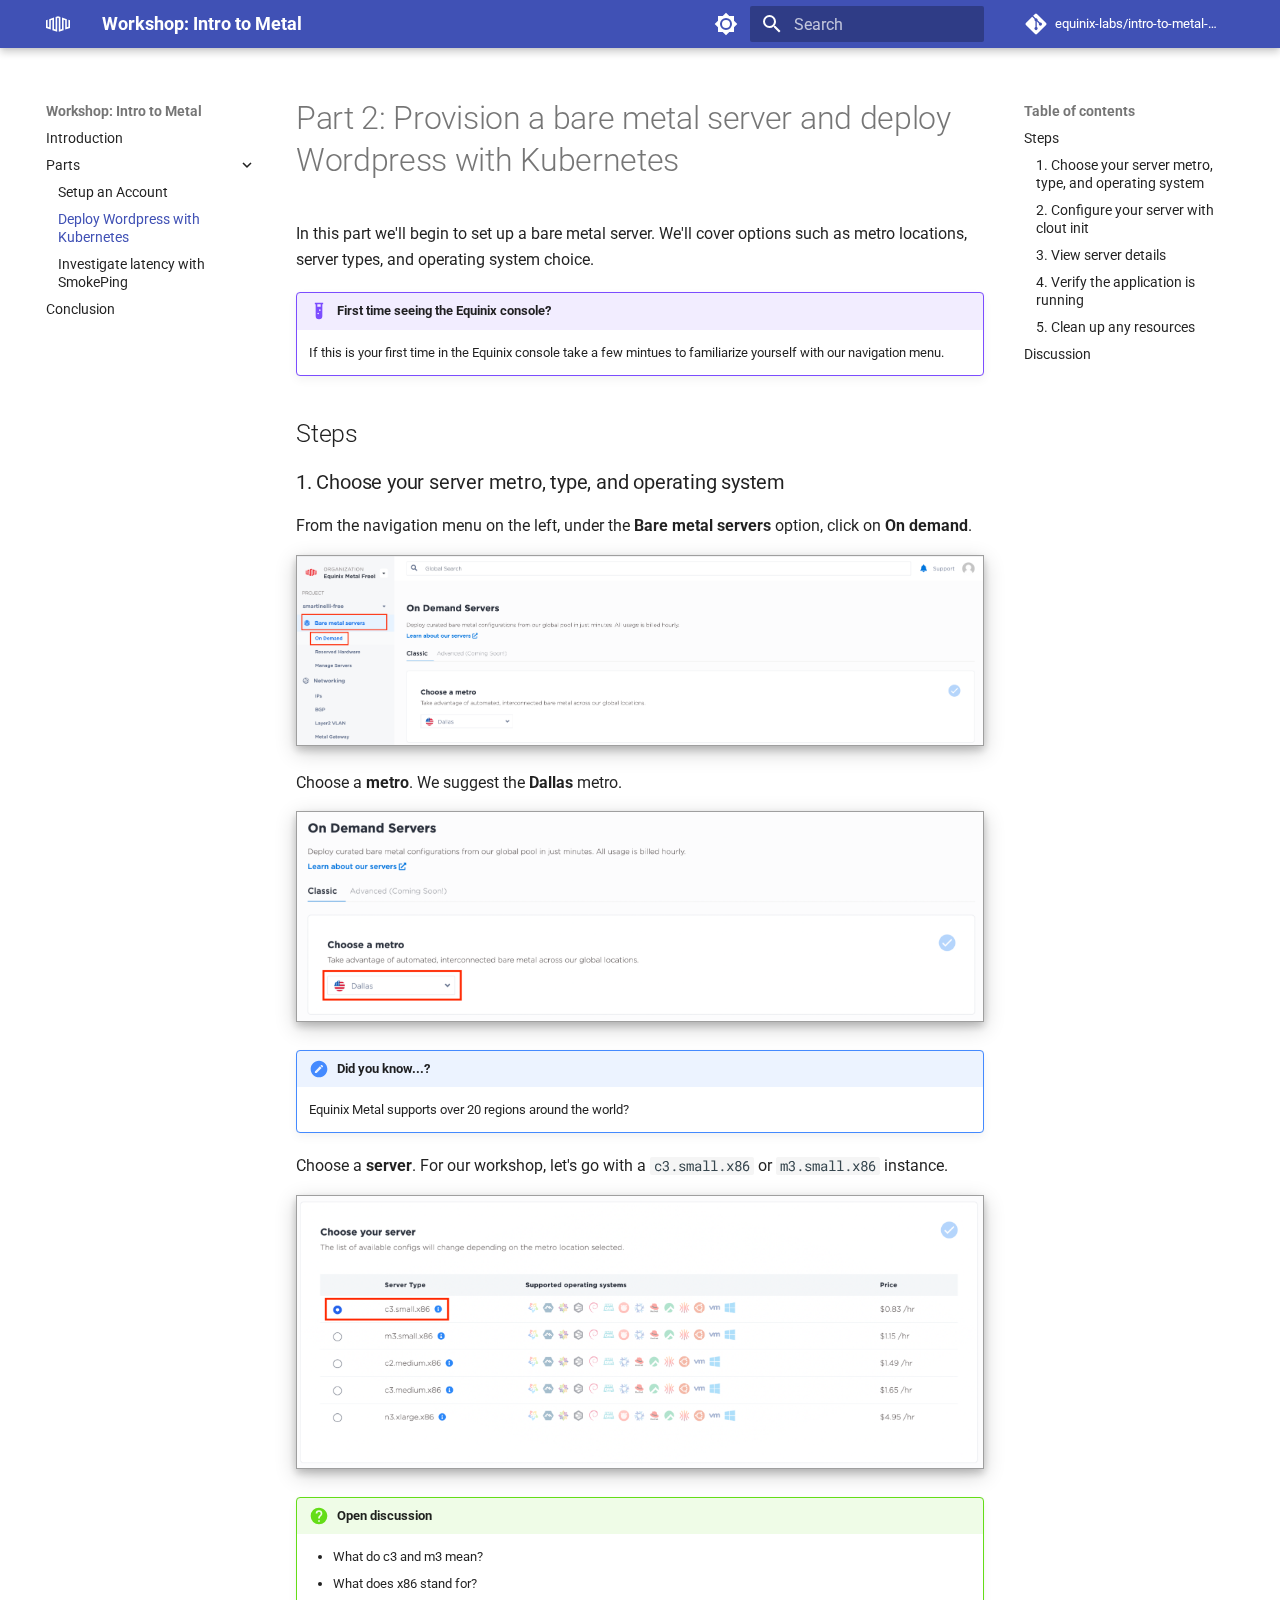
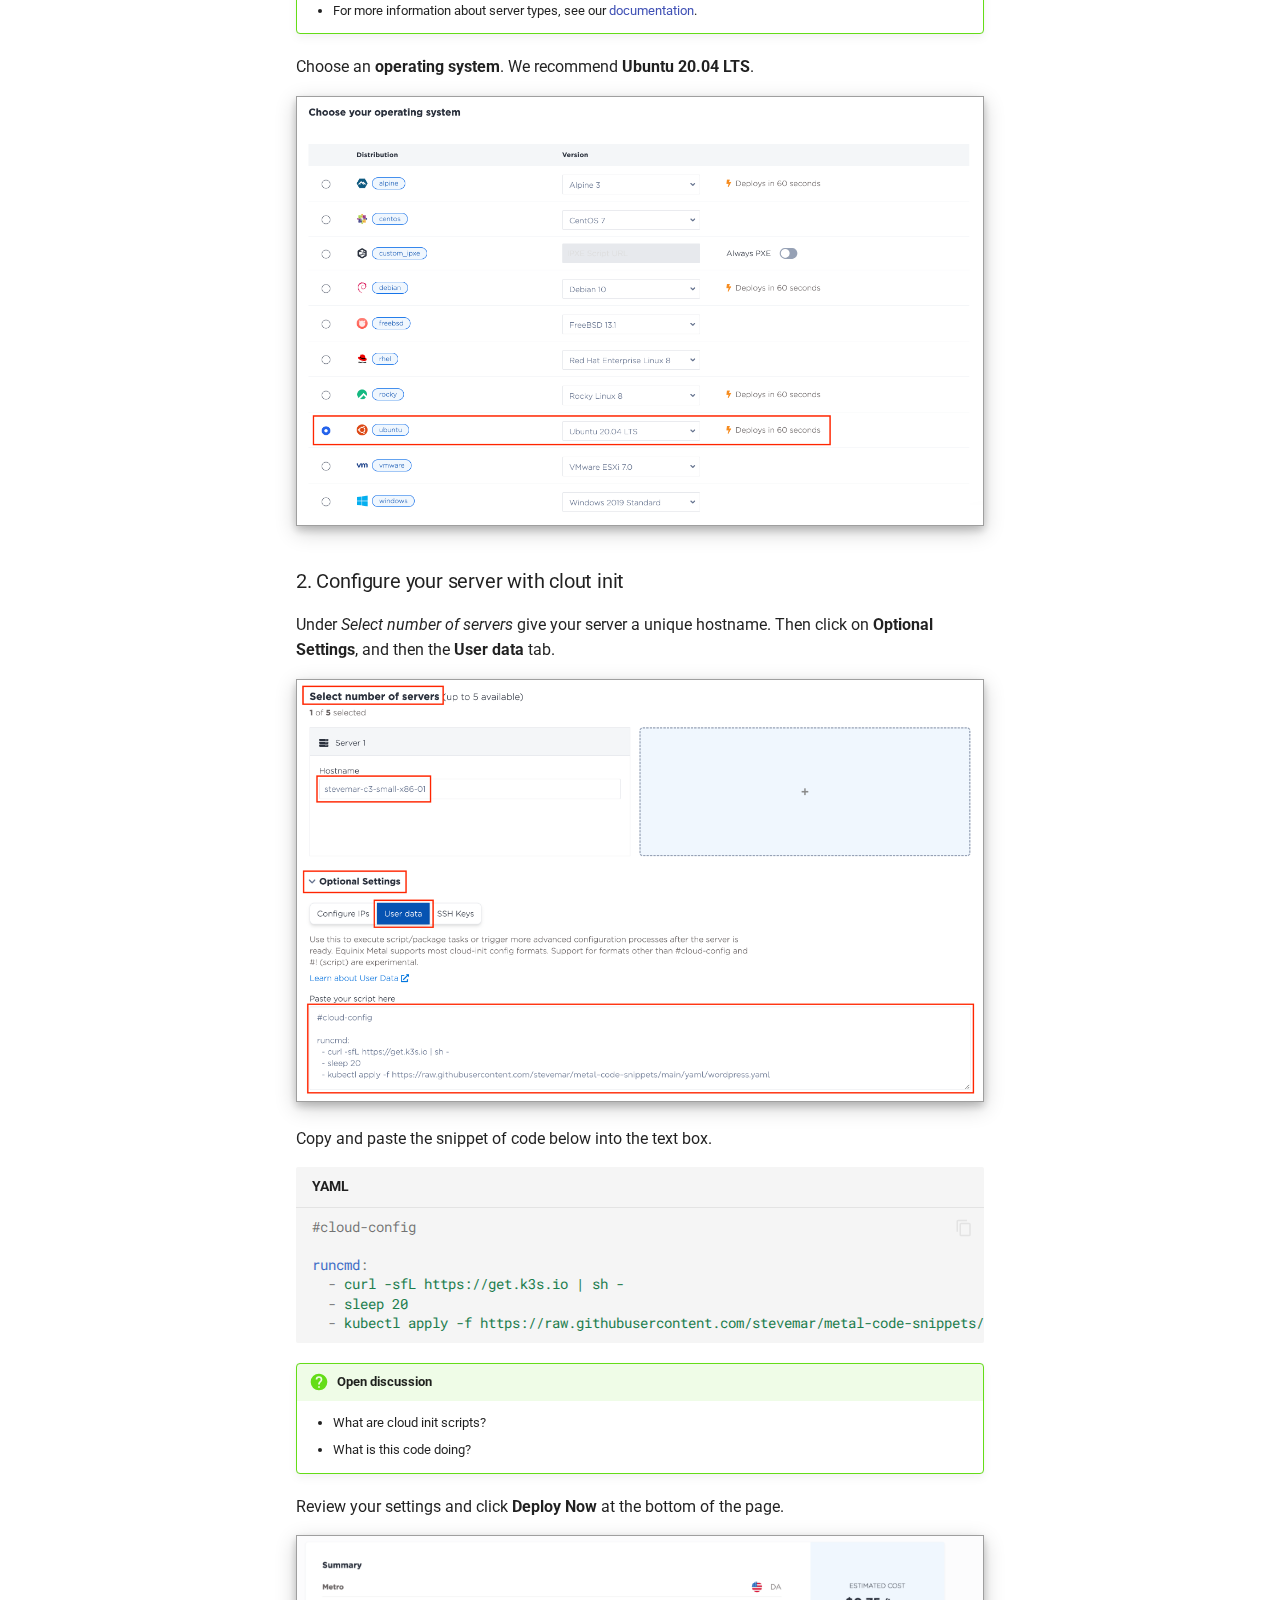
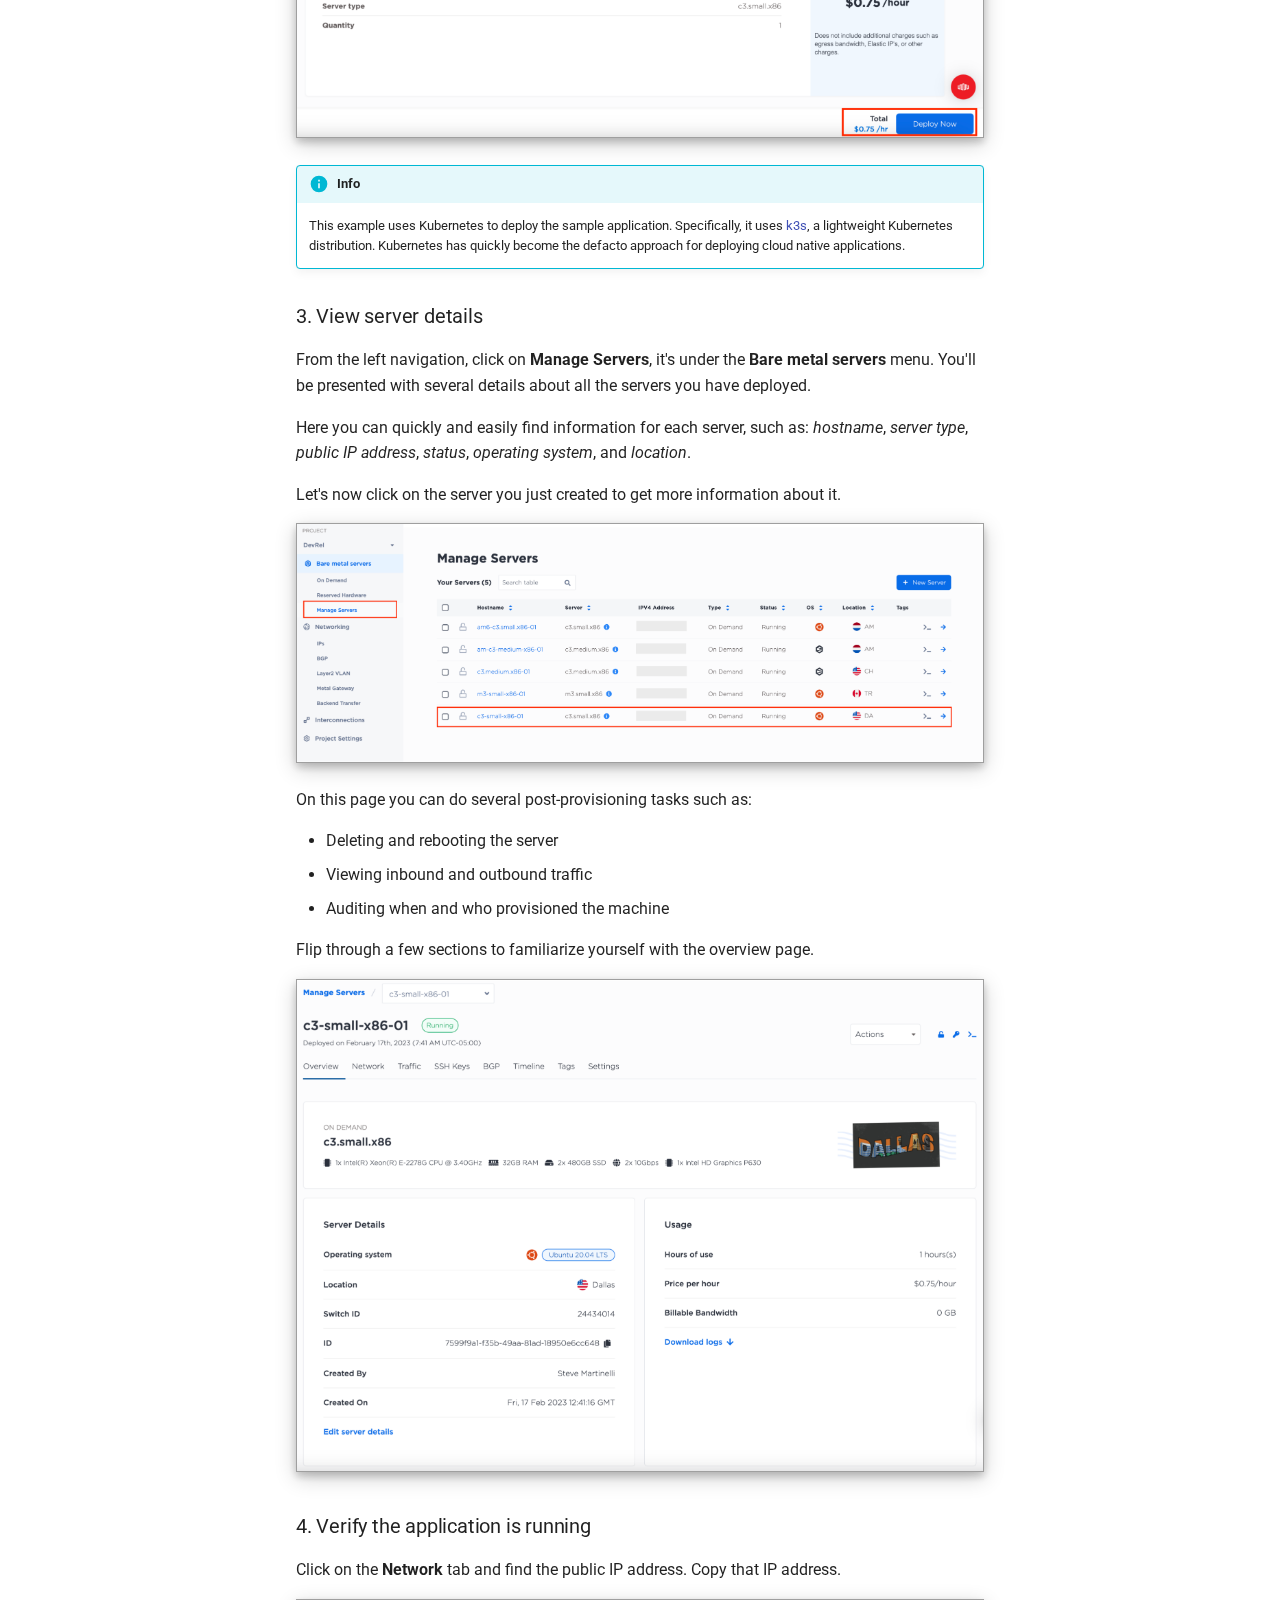
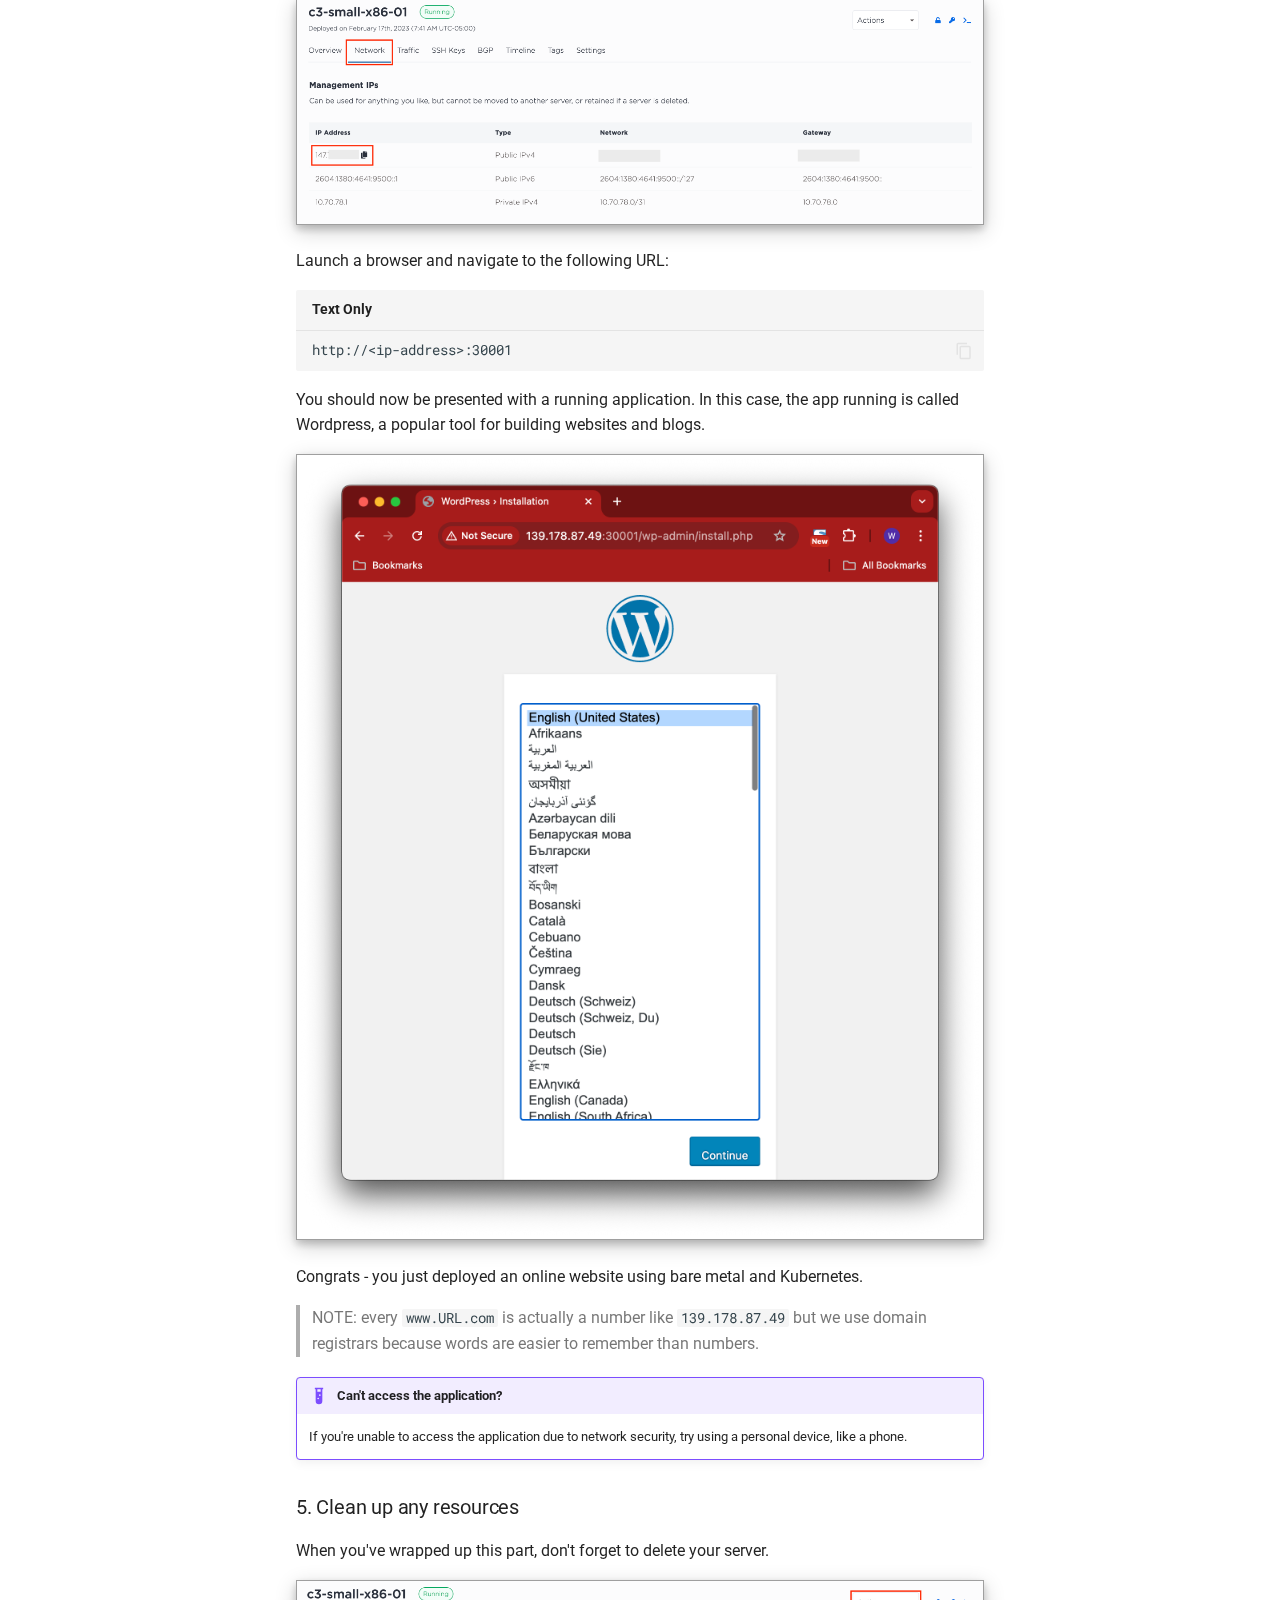
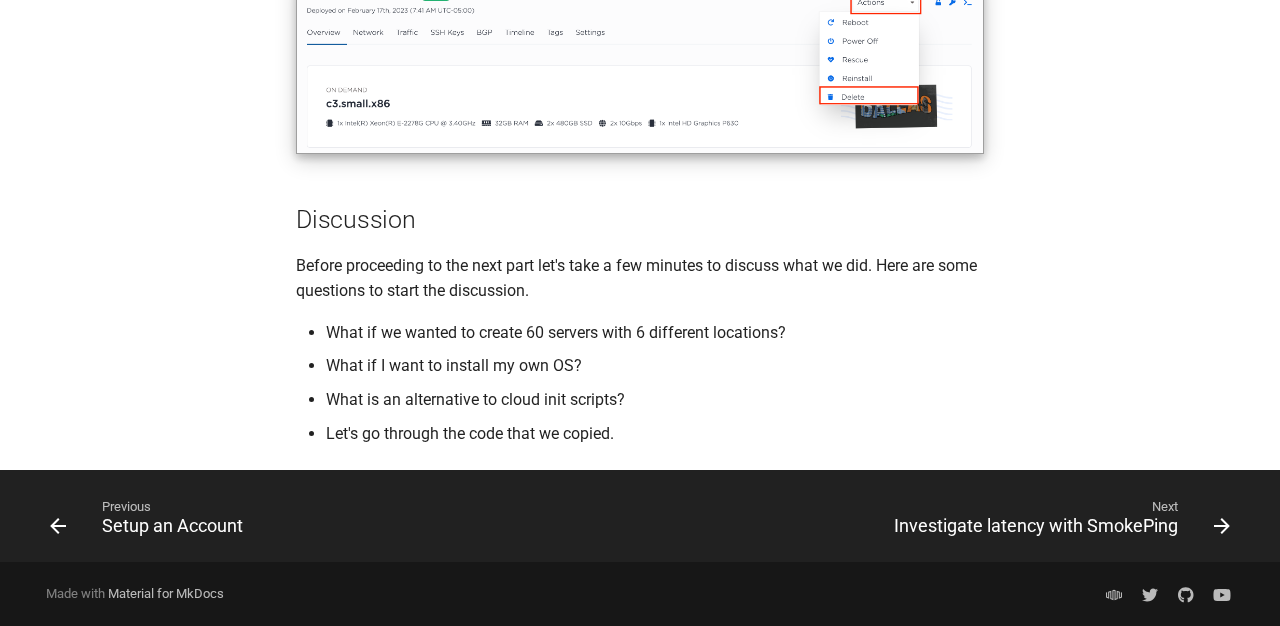
<file: parts/wordpress/index.html>
<!doctype html>
<html lang="en" class="no-js">
  <head>
    
      <meta charset="utf-8">
      <meta name="viewport" content="width=device-width,initial-scale=1">
      
      
      
      
        <link rel="prev" href="../signup/">
      
      
        <link rel="next" href="../smokeping/">
      
      
      <link rel="icon" href="../../images/favicon.svg">
      <meta name="generator" content="mkdocs-1.6.1, mkdocs-material-9.5.34">
    
    
      
        <title>Deploy Wordpress with Kubernetes - Workshop: Intro to Metal</title>
      
    
    
      <link rel="stylesheet" href="../../assets/stylesheets/main.35f28582.min.css">
      
        
        <link rel="stylesheet" href="../../assets/stylesheets/palette.06af60db.min.css">
      
      


    
    
      
    
    
      
        
        
        <link rel="preconnect" href="https://fonts.gstatic.com" crossorigin>
        <link rel="stylesheet" href="https://fonts.googleapis.com/css?family=Roboto:300,300i,400,400i,700,700i%7CRoboto+Mono:400,400i,700,700i&display=fallback">
        <style>:root{--md-text-font:"Roboto";--md-code-font:"Roboto Mono"}</style>
      
    
    
      <link rel="stylesheet" href="../../stylesheets/extra.css">
    
    <script>__md_scope=new URL("../..",location),__md_hash=e=>[...e].reduce(((e,_)=>(e<<5)-e+_.charCodeAt(0)),0),__md_get=(e,_=localStorage,t=__md_scope)=>JSON.parse(_.getItem(t.pathname+"."+e)),__md_set=(e,_,t=localStorage,a=__md_scope)=>{try{t.setItem(a.pathname+"."+e,JSON.stringify(_))}catch(e){}}</script>
    
      

    
    
    
   <link href="../../assets/stylesheets/glightbox.min.css" rel="stylesheet"/><style>
    html.glightbox-open { overflow: initial; height: 100%; }
    .gslide-title { margin-top: 0px; user-select: text; }
    .gslide-desc { color: #666; user-select: text; }
    .gslide-image img { background: white; }
    .gscrollbar-fixer { padding-right: 15px; }
    .gdesc-inner { font-size: 0.75rem; }
    body[data-md-color-scheme="slate"] .gdesc-inner { background: var(--md-default-bg-color);}
    body[data-md-color-scheme="slate"] .gslide-title { color: var(--md-default-fg-color);}
    body[data-md-color-scheme="slate"] .gslide-desc { color: var(--md-default-fg-color);}</style> <script src="../../assets/javascripts/glightbox.min.js"></script></head>
  
  
    
    
      
    
    
    
    
    <body dir="ltr" data-md-color-scheme="default" data-md-color-primary="indigo" data-md-color-accent="indigo">
  
    
    <input class="md-toggle" data-md-toggle="drawer" type="checkbox" id="__drawer" autocomplete="off">
    <input class="md-toggle" data-md-toggle="search" type="checkbox" id="__search" autocomplete="off">
    <label class="md-overlay" for="__drawer"></label>
    <div data-md-component="skip">
      
        
        <a href="#part-2-provision-a-bare-metal-server-and-deploy-wordpress-with-kubernetes" class="md-skip">
          Skip to content
        </a>
      
    </div>
    <div data-md-component="announce">
      
    </div>
    
    
      

  

<header class="md-header md-header--shadow" data-md-component="header">
  <nav class="md-header__inner md-grid" aria-label="Header">
    <a href="../.." title="Workshop: Intro to Metal" class="md-header__button md-logo" aria-label="Workshop: Intro to Metal" data-md-component="logo">
      
  
  <svg xmlns="http://www.w3.org/2000/svg" viewBox="0 0 24 24"><path d="M22.399 7.789v7.005l-1.599.56V7.231L16 5.557v11.472l-1.601.557V4.996L12 4.16l-2.4.836v12.59l-1.599-.557V5.557L3.2 7.232v8.121l-1.599-.56V7.79L0 8.349v7.582l4.801 1.676v-9.24l1.6-.558v10.356L11.2 19.84V6.133l.8-.28.8.28v13.708l4.801-1.676V7.809l1.599.558v9.24L24 15.93V8.349z"/></svg>

    </a>
    <label class="md-header__button md-icon" for="__drawer">
      
      <svg xmlns="http://www.w3.org/2000/svg" viewBox="0 0 24 24"><path d="M3 6h18v2H3zm0 5h18v2H3zm0 5h18v2H3z"/></svg>
    </label>
    <div class="md-header__title" data-md-component="header-title">
      <div class="md-header__ellipsis">
        <div class="md-header__topic">
          <span class="md-ellipsis">
            Workshop: Intro to Metal
          </span>
        </div>
        <div class="md-header__topic" data-md-component="header-topic">
          <span class="md-ellipsis">
            
              Deploy Wordpress with Kubernetes
            
          </span>
        </div>
      </div>
    </div>
    
      
        <form class="md-header__option" data-md-component="palette">
  
    
    
    
    <input class="md-option" data-md-color-media="(prefers-color-scheme: light)" data-md-color-scheme="default" data-md-color-primary="indigo" data-md-color-accent="indigo"  aria-label="Switch to dark mode"  type="radio" name="__palette" id="__palette_0">
    
      <label class="md-header__button md-icon" title="Switch to dark mode" for="__palette_1" hidden>
        <svg xmlns="http://www.w3.org/2000/svg" viewBox="0 0 24 24"><path d="M12 8a4 4 0 0 0-4 4 4 4 0 0 0 4 4 4 4 0 0 0 4-4 4 4 0 0 0-4-4m0 10a6 6 0 0 1-6-6 6 6 0 0 1 6-6 6 6 0 0 1 6 6 6 6 0 0 1-6 6m8-9.31V4h-4.69L12 .69 8.69 4H4v4.69L.69 12 4 15.31V20h4.69L12 23.31 15.31 20H20v-4.69L23.31 12z"/></svg>
      </label>
    
  
    
    
    
    <input class="md-option" data-md-color-media="(prefers-color-scheme: dark)" data-md-color-scheme="slate" data-md-color-primary="indigo" data-md-color-accent="indigo"  aria-label="Switch to light mode"  type="radio" name="__palette" id="__palette_1">
    
      <label class="md-header__button md-icon" title="Switch to light mode" for="__palette_0" hidden>
        <svg xmlns="http://www.w3.org/2000/svg" viewBox="0 0 24 24"><path d="M12 18c-.89 0-1.74-.2-2.5-.55C11.56 16.5 13 14.42 13 12s-1.44-4.5-3.5-5.45C10.26 6.2 11.11 6 12 6a6 6 0 0 1 6 6 6 6 0 0 1-6 6m8-9.31V4h-4.69L12 .69 8.69 4H4v4.69L.69 12 4 15.31V20h4.69L12 23.31 15.31 20H20v-4.69L23.31 12z"/></svg>
      </label>
    
  
</form>
      
    
    
      <script>var palette=__md_get("__palette");if(palette&&palette.color){if("(prefers-color-scheme)"===palette.color.media){var media=matchMedia("(prefers-color-scheme: light)"),input=document.querySelector(media.matches?"[data-md-color-media='(prefers-color-scheme: light)']":"[data-md-color-media='(prefers-color-scheme: dark)']");palette.color.media=input.getAttribute("data-md-color-media"),palette.color.scheme=input.getAttribute("data-md-color-scheme"),palette.color.primary=input.getAttribute("data-md-color-primary"),palette.color.accent=input.getAttribute("data-md-color-accent")}for(var[key,value]of Object.entries(palette.color))document.body.setAttribute("data-md-color-"+key,value)}</script>
    
    
    
      <label class="md-header__button md-icon" for="__search">
        
        <svg xmlns="http://www.w3.org/2000/svg" viewBox="0 0 24 24"><path d="M9.5 3A6.5 6.5 0 0 1 16 9.5c0 1.61-.59 3.09-1.56 4.23l.27.27h.79l5 5-1.5 1.5-5-5v-.79l-.27-.27A6.52 6.52 0 0 1 9.5 16 6.5 6.5 0 0 1 3 9.5 6.5 6.5 0 0 1 9.5 3m0 2C7 5 5 7 5 9.5S7 14 9.5 14 14 12 14 9.5 12 5 9.5 5"/></svg>
      </label>
      <div class="md-search" data-md-component="search" role="dialog">
  <label class="md-search__overlay" for="__search"></label>
  <div class="md-search__inner" role="search">
    <form class="md-search__form" name="search">
      <input type="text" class="md-search__input" name="query" aria-label="Search" placeholder="Search" autocapitalize="off" autocorrect="off" autocomplete="off" spellcheck="false" data-md-component="search-query" required>
      <label class="md-search__icon md-icon" for="__search">
        
        <svg xmlns="http://www.w3.org/2000/svg" viewBox="0 0 24 24"><path d="M9.5 3A6.5 6.5 0 0 1 16 9.5c0 1.61-.59 3.09-1.56 4.23l.27.27h.79l5 5-1.5 1.5-5-5v-.79l-.27-.27A6.52 6.52 0 0 1 9.5 16 6.5 6.5 0 0 1 3 9.5 6.5 6.5 0 0 1 9.5 3m0 2C7 5 5 7 5 9.5S7 14 9.5 14 14 12 14 9.5 12 5 9.5 5"/></svg>
        
        <svg xmlns="http://www.w3.org/2000/svg" viewBox="0 0 24 24"><path d="M20 11v2H8l5.5 5.5-1.42 1.42L4.16 12l7.92-7.92L13.5 5.5 8 11z"/></svg>
      </label>
      <nav class="md-search__options" aria-label="Search">
        
        <button type="reset" class="md-search__icon md-icon" title="Clear" aria-label="Clear" tabindex="-1">
          
          <svg xmlns="http://www.w3.org/2000/svg" viewBox="0 0 24 24"><path d="M19 6.41 17.59 5 12 10.59 6.41 5 5 6.41 10.59 12 5 17.59 6.41 19 12 13.41 17.59 19 19 17.59 13.41 12z"/></svg>
        </button>
      </nav>
      
    </form>
    <div class="md-search__output">
      <div class="md-search__scrollwrap" tabindex="0" data-md-scrollfix>
        <div class="md-search-result" data-md-component="search-result">
          <div class="md-search-result__meta">
            Initializing search
          </div>
          <ol class="md-search-result__list" role="presentation"></ol>
        </div>
      </div>
    </div>
  </div>
</div>
    
    
      <div class="md-header__source">
        <a href="https://github.com/equinix-labs/intro-to-metal-workshop" title="Go to repository" class="md-source" data-md-component="source">
  <div class="md-source__icon md-icon">
    
    <svg xmlns="http://www.w3.org/2000/svg" viewBox="0 0 448 512"><!--! Font Awesome Free 6.6.0 by @fontawesome - https://fontawesome.com License - https://fontawesome.com/license/free (Icons: CC BY 4.0, Fonts: SIL OFL 1.1, Code: MIT License) Copyright 2024 Fonticons, Inc.--><path d="M439.55 236.05 244 40.45a28.87 28.87 0 0 0-40.81 0l-40.66 40.63 51.52 51.52c27.06-9.14 52.68 16.77 43.39 43.68l49.66 49.66c34.23-11.8 61.18 31 35.47 56.69-26.49 26.49-70.21-2.87-56-37.34L240.22 199v121.85c25.3 12.54 22.26 41.85 9.08 55a34.34 34.34 0 0 1-48.55 0c-17.57-17.6-11.07-46.91 11.25-56v-123c-20.8-8.51-24.6-30.74-18.64-45L142.57 101 8.45 235.14a28.86 28.86 0 0 0 0 40.81l195.61 195.6a28.86 28.86 0 0 0 40.8 0l194.69-194.69a28.86 28.86 0 0 0 0-40.81"/></svg>
  </div>
  <div class="md-source__repository">
    equinix-labs/intro-to-metal-workshop
  </div>
</a>
      </div>
    
  </nav>
  
</header>
    
    <div class="md-container" data-md-component="container">
      
      
        
          
        
      
      <main class="md-main" data-md-component="main">
        <div class="md-main__inner md-grid">
          
            
              
              <div class="md-sidebar md-sidebar--primary" data-md-component="sidebar" data-md-type="navigation" >
                <div class="md-sidebar__scrollwrap">
                  <div class="md-sidebar__inner">
                    



<nav class="md-nav md-nav--primary" aria-label="Navigation" data-md-level="0">
  <label class="md-nav__title" for="__drawer">
    <a href="../.." title="Workshop: Intro to Metal" class="md-nav__button md-logo" aria-label="Workshop: Intro to Metal" data-md-component="logo">
      
  
  <svg xmlns="http://www.w3.org/2000/svg" viewBox="0 0 24 24"><path d="M22.399 7.789v7.005l-1.599.56V7.231L16 5.557v11.472l-1.601.557V4.996L12 4.16l-2.4.836v12.59l-1.599-.557V5.557L3.2 7.232v8.121l-1.599-.56V7.79L0 8.349v7.582l4.801 1.676v-9.24l1.6-.558v10.356L11.2 19.84V6.133l.8-.28.8.28v13.708l4.801-1.676V7.809l1.599.558v9.24L24 15.93V8.349z"/></svg>

    </a>
    Workshop: Intro to Metal
  </label>
  
    <div class="md-nav__source">
      <a href="https://github.com/equinix-labs/intro-to-metal-workshop" title="Go to repository" class="md-source" data-md-component="source">
  <div class="md-source__icon md-icon">
    
    <svg xmlns="http://www.w3.org/2000/svg" viewBox="0 0 448 512"><!--! Font Awesome Free 6.6.0 by @fontawesome - https://fontawesome.com License - https://fontawesome.com/license/free (Icons: CC BY 4.0, Fonts: SIL OFL 1.1, Code: MIT License) Copyright 2024 Fonticons, Inc.--><path d="M439.55 236.05 244 40.45a28.87 28.87 0 0 0-40.81 0l-40.66 40.63 51.52 51.52c27.06-9.14 52.68 16.77 43.39 43.68l49.66 49.66c34.23-11.8 61.18 31 35.47 56.69-26.49 26.49-70.21-2.87-56-37.34L240.22 199v121.85c25.3 12.54 22.26 41.85 9.08 55a34.34 34.34 0 0 1-48.55 0c-17.57-17.6-11.07-46.91 11.25-56v-123c-20.8-8.51-24.6-30.74-18.64-45L142.57 101 8.45 235.14a28.86 28.86 0 0 0 0 40.81l195.61 195.6a28.86 28.86 0 0 0 40.8 0l194.69-194.69a28.86 28.86 0 0 0 0-40.81"/></svg>
  </div>
  <div class="md-source__repository">
    equinix-labs/intro-to-metal-workshop
  </div>
</a>
    </div>
  
  <ul class="md-nav__list" data-md-scrollfix>
    
      
      
  
  
  
  
    <li class="md-nav__item">
      <a href="../.." class="md-nav__link">
        
  
  <span class="md-ellipsis">
    Introduction
  </span>
  

      </a>
    </li>
  

    
      
      
  
  
    
  
  
  
    
    
    
    
    <li class="md-nav__item md-nav__item--active md-nav__item--nested">
      
        
        
        <input class="md-nav__toggle md-toggle " type="checkbox" id="__nav_2" checked>
        
          
          <label class="md-nav__link" for="__nav_2" id="__nav_2_label" tabindex="0">
            
  
  <span class="md-ellipsis">
    Parts
  </span>
  

            <span class="md-nav__icon md-icon"></span>
          </label>
        
        <nav class="md-nav" data-md-level="1" aria-labelledby="__nav_2_label" aria-expanded="true">
          <label class="md-nav__title" for="__nav_2">
            <span class="md-nav__icon md-icon"></span>
            Parts
          </label>
          <ul class="md-nav__list" data-md-scrollfix>
            
              
                
  
  
  
  
    <li class="md-nav__item">
      <a href="../signup/" class="md-nav__link">
        
  
  <span class="md-ellipsis">
    Setup an Account
  </span>
  

      </a>
    </li>
  

              
            
              
                
  
  
    
  
  
  
    <li class="md-nav__item md-nav__item--active">
      
      <input class="md-nav__toggle md-toggle" type="checkbox" id="__toc">
      
      
        
      
      
        <label class="md-nav__link md-nav__link--active" for="__toc">
          
  
  <span class="md-ellipsis">
    Deploy Wordpress with Kubernetes
  </span>
  

          <span class="md-nav__icon md-icon"></span>
        </label>
      
      <a href="./" class="md-nav__link md-nav__link--active">
        
  
  <span class="md-ellipsis">
    Deploy Wordpress with Kubernetes
  </span>
  

      </a>
      
        

<nav class="md-nav md-nav--secondary" aria-label="Table of contents">
  
  
  
    
  
  
    <label class="md-nav__title" for="__toc">
      <span class="md-nav__icon md-icon"></span>
      Table of contents
    </label>
    <ul class="md-nav__list" data-md-component="toc" data-md-scrollfix>
      
        <li class="md-nav__item">
  <a href="#steps" class="md-nav__link">
    <span class="md-ellipsis">
      Steps
    </span>
  </a>
  
    <nav class="md-nav" aria-label="Steps">
      <ul class="md-nav__list">
        
          <li class="md-nav__item">
  <a href="#1-choose-your-server-metro-type-and-operating-system" class="md-nav__link">
    <span class="md-ellipsis">
      1. Choose your server metro, type, and operating system
    </span>
  </a>
  
</li>
        
          <li class="md-nav__item">
  <a href="#2-configure-your-server-with-clout-init" class="md-nav__link">
    <span class="md-ellipsis">
      2. Configure your server with clout init
    </span>
  </a>
  
</li>
        
          <li class="md-nav__item">
  <a href="#3-view-server-details" class="md-nav__link">
    <span class="md-ellipsis">
      3. View server details
    </span>
  </a>
  
</li>
        
          <li class="md-nav__item">
  <a href="#4-verify-the-application-is-running" class="md-nav__link">
    <span class="md-ellipsis">
      4. Verify the application is running
    </span>
  </a>
  
</li>
        
          <li class="md-nav__item">
  <a href="#5-clean-up-any-resources" class="md-nav__link">
    <span class="md-ellipsis">
      5. Clean up any resources
    </span>
  </a>
  
</li>
        
      </ul>
    </nav>
  
</li>
      
        <li class="md-nav__item">
  <a href="#discussion" class="md-nav__link">
    <span class="md-ellipsis">
      Discussion
    </span>
  </a>
  
</li>
      
    </ul>
  
</nav>
      
    </li>
  

              
            
              
                
  
  
  
  
    <li class="md-nav__item">
      <a href="../smokeping/" class="md-nav__link">
        
  
  <span class="md-ellipsis">
    Investigate latency with SmokePing
  </span>
  

      </a>
    </li>
  

              
            
          </ul>
        </nav>
      
    </li>
  

    
      
      
  
  
  
  
    <li class="md-nav__item">
      <a href="../conclusion/" class="md-nav__link">
        
  
  <span class="md-ellipsis">
    Conclusion
  </span>
  

      </a>
    </li>
  

    
  </ul>
</nav>
                  </div>
                </div>
              </div>
            
            
              
              <div class="md-sidebar md-sidebar--secondary" data-md-component="sidebar" data-md-type="toc" >
                <div class="md-sidebar__scrollwrap">
                  <div class="md-sidebar__inner">
                    

<nav class="md-nav md-nav--secondary" aria-label="Table of contents">
  
  
  
    
  
  
    <label class="md-nav__title" for="__toc">
      <span class="md-nav__icon md-icon"></span>
      Table of contents
    </label>
    <ul class="md-nav__list" data-md-component="toc" data-md-scrollfix>
      
        <li class="md-nav__item">
  <a href="#steps" class="md-nav__link">
    <span class="md-ellipsis">
      Steps
    </span>
  </a>
  
    <nav class="md-nav" aria-label="Steps">
      <ul class="md-nav__list">
        
          <li class="md-nav__item">
  <a href="#1-choose-your-server-metro-type-and-operating-system" class="md-nav__link">
    <span class="md-ellipsis">
      1. Choose your server metro, type, and operating system
    </span>
  </a>
  
</li>
        
          <li class="md-nav__item">
  <a href="#2-configure-your-server-with-clout-init" class="md-nav__link">
    <span class="md-ellipsis">
      2. Configure your server with clout init
    </span>
  </a>
  
</li>
        
          <li class="md-nav__item">
  <a href="#3-view-server-details" class="md-nav__link">
    <span class="md-ellipsis">
      3. View server details
    </span>
  </a>
  
</li>
        
          <li class="md-nav__item">
  <a href="#4-verify-the-application-is-running" class="md-nav__link">
    <span class="md-ellipsis">
      4. Verify the application is running
    </span>
  </a>
  
</li>
        
          <li class="md-nav__item">
  <a href="#5-clean-up-any-resources" class="md-nav__link">
    <span class="md-ellipsis">
      5. Clean up any resources
    </span>
  </a>
  
</li>
        
      </ul>
    </nav>
  
</li>
      
        <li class="md-nav__item">
  <a href="#discussion" class="md-nav__link">
    <span class="md-ellipsis">
      Discussion
    </span>
  </a>
  
</li>
      
    </ul>
  
</nav>
                  </div>
                </div>
              </div>
            
          
          
            <div class="md-content" data-md-component="content">
              <article class="md-content__inner md-typeset">
                
                  

  
  


<h1 id="part-2-provision-a-bare-metal-server-and-deploy-wordpress-with-kubernetes">Part 2: Provision a bare metal server and deploy Wordpress with Kubernetes<a class="headerlink" href="#part-2-provision-a-bare-metal-server-and-deploy-wordpress-with-kubernetes" title="Permanent link">&para;</a></h1>
<p>In this part we'll begin to set up a bare metal server. We'll cover options such as metro locations, server types, and operating system choice.</p>
<div class="admonition example">
<p class="admonition-title">First time seeing the Equinix console?</p>
<p>If this is your first time in the Equinix console take a few mintues to familiarize yourself with our navigation menu.</p>
</div>
<h2 id="steps">Steps<a class="headerlink" href="#steps" title="Permanent link">&para;</a></h2>
<h3 id="1-choose-your-server-metro-type-and-operating-system">1. Choose your server metro, type, and operating system<a class="headerlink" href="#1-choose-your-server-metro-type-and-operating-system" title="Permanent link">&para;</a></h3>
<p>From the navigation menu on the left, under the <strong>Bare metal servers</strong> option, click on <strong>On demand</strong>.</p>
<p><a class="glightbox" href="../../images/part2/1-on-demand.png" data-type="image" data-width="auto" data-height="auto" data-desc-position="bottom"><img alt="" src="../../images/part2/1-on-demand.png" /></a></p>
<p>Choose a <strong>metro</strong>. We suggest the <strong>Dallas</strong> metro.</p>
<p><a class="glightbox" href="../../images/part2/2-metro.png" data-type="image" data-width="auto" data-height="auto" data-desc-position="bottom"><img alt="" src="../../images/part2/2-metro.png" /></a></p>
<div class="admonition note">
<p class="admonition-title">Did you know...?</p>
<p>Equinix Metal supports over 20 regions around the world?</p>
</div>
<p>Choose a <strong>server</strong>. For our workshop, let's go with a <code>c3.small.x86</code> or <code>m3.small.x86</code> instance.</p>
<p><a class="glightbox" href="../../images/part2/3-server.png" data-type="image" data-width="auto" data-height="auto" data-desc-position="bottom"><img alt="" src="../../images/part2/3-server.png" /></a></p>
<div class="admonition question">
<p class="admonition-title">Open discussion</p>
<ul>
<li>What do c3 and m3 mean?</li>
<li>What does x86 stand for?</li>
<li>For more information about server types, see our <a href="https://deploy.equinix.com/product/servers/">documentation</a>.</li>
</ul>
</div>
<p>Choose an <strong>operating system</strong>. We recommend <strong>Ubuntu 20.04 LTS</strong>.</p>
<p><a class="glightbox" href="../../images/part2/4-os.png" data-type="image" data-width="auto" data-height="auto" data-desc-position="bottom"><img alt="" src="../../images/part2/4-os.png" /></a></p>
<h3 id="2-configure-your-server-with-clout-init">2. Configure your server with clout init<a class="headerlink" href="#2-configure-your-server-with-clout-init" title="Permanent link">&para;</a></h3>
<p>Under <em>Select number of servers</em> give your server a unique hostname. Then click on <strong>Optional Settings</strong>, and then the <strong>User data</strong> tab.</p>
<p><a class="glightbox" href="../../images/part2/5-cloud-config.png" data-type="image" data-width="auto" data-height="auto" data-desc-position="bottom"><img alt="" src="../../images/part2/5-cloud-config.png" /></a></p>
<p>Copy and paste the snippet of code below into the text box.</p>
<div class="highlight"><span class="filename">YAML</span><pre><span></span><code><a id="__codelineno-0-1" name="__codelineno-0-1" href="#__codelineno-0-1"></a><span class="c1">#cloud-config</span>
<a id="__codelineno-0-2" name="__codelineno-0-2" href="#__codelineno-0-2"></a>
<a id="__codelineno-0-3" name="__codelineno-0-3" href="#__codelineno-0-3"></a><span class="nt">runcmd</span><span class="p">:</span>
<a id="__codelineno-0-4" name="__codelineno-0-4" href="#__codelineno-0-4"></a><span class="w">  </span><span class="p p-Indicator">-</span><span class="w"> </span><span class="l l-Scalar l-Scalar-Plain">curl -sfL https://get.k3s.io | sh -</span>
<a id="__codelineno-0-5" name="__codelineno-0-5" href="#__codelineno-0-5"></a><span class="w">  </span><span class="p p-Indicator">-</span><span class="w"> </span><span class="l l-Scalar l-Scalar-Plain">sleep 20</span>
<a id="__codelineno-0-6" name="__codelineno-0-6" href="#__codelineno-0-6"></a><span class="w">  </span><span class="p p-Indicator">-</span><span class="w"> </span><span class="l l-Scalar l-Scalar-Plain">kubectl apply -f https://raw.githubusercontent.com/stevemar/metal-code-snippets/main/yaml/wordpress.yaml</span>
</code></pre></div>
<div class="admonition question">
<p class="admonition-title">Open discussion</p>
<ul>
<li>What are cloud init scripts?</li>
<li>What is this code doing?</li>
</ul>
</div>
<p>Review your settings and click <strong>Deploy Now</strong> at the bottom of the page.</p>
<p><a class="glightbox" href="../../images/part2/6-deploy-now.png" data-type="image" data-width="auto" data-height="auto" data-desc-position="bottom"><img alt="" src="../../images/part2/6-deploy-now.png" /></a></p>
<div class="admonition info">
<p class="admonition-title">Info</p>
<p>This example uses Kubernetes to deploy the sample application. Specifically, it uses <a href="https://k3s.io/">k3s</a>, a lightweight Kubernetes distribution. Kubernetes has quickly become the defacto approach for deploying cloud native applications.</p>
</div>
<h3 id="3-view-server-details">3. View server details<a class="headerlink" href="#3-view-server-details" title="Permanent link">&para;</a></h3>
<p>From the left navigation, click on <strong>Manage Servers</strong>, it's under the <strong>Bare metal servers</strong> menu. You'll be presented with several details about all the servers you have deployed.</p>
<p>Here you can quickly and easily find information for each server, such as: <em>hostname</em>, <em>server type</em>, <em>public IP address</em>, <em>status</em>, <em>operating system</em>, and <em>location</em>.</p>
<p>Let's now click on the server you just created to get more information about it.</p>
<p><a class="glightbox" href="../../images/part2/7-manage-servers.png" data-type="image" data-width="auto" data-height="auto" data-desc-position="bottom"><img alt="" src="../../images/part2/7-manage-servers.png" /></a></p>
<p>On this page you can do several post-provisioning tasks such as:</p>
<ul>
<li>Deleting and rebooting the server</li>
<li>Viewing inbound and outbound traffic</li>
<li>Auditing when and who provisioned the machine</li>
</ul>
<p>Flip through a few sections to familiarize yourself with the overview page.</p>
<p><a class="glightbox" href="../../images/part2/8-view-server.png" data-type="image" data-width="auto" data-height="auto" data-desc-position="bottom"><img alt="" src="../../images/part2/8-view-server.png" /></a></p>
<h3 id="4-verify-the-application-is-running">4. Verify the application is running<a class="headerlink" href="#4-verify-the-application-is-running" title="Permanent link">&para;</a></h3>
<p>Click on the <strong>Network</strong> tab and find the public IP address. Copy that IP address. </p>
<p><a class="glightbox" href="../../images/part2/9-get-ip.png" data-type="image" data-width="auto" data-height="auto" data-desc-position="bottom"><img alt="" src="../../images/part2/9-get-ip.png" /></a></p>
<p>Launch a browser and navigate to the following URL:</p>
<div class="highlight"><span class="filename">Text Only</span><pre><span></span><code><a id="__codelineno-1-1" name="__codelineno-1-1" href="#__codelineno-1-1"></a>http://&lt;ip-address&gt;:30001
</code></pre></div>
<p>You should now be presented with a running application. In this case, the app running is called Wordpress, a popular tool for building websites and blogs.</p>
<p><a class="glightbox" href="../../images/part2/10-wordpress.png" data-type="image" data-width="auto" data-height="auto" data-desc-position="bottom"><img alt="" src="../../images/part2/10-wordpress.png" /></a></p>
<p>Congrats - you just deployed an online website using bare metal and Kubernetes.</p>
<blockquote>
<p>NOTE: every <code>www.URL.com</code> is actually a number like <code>139.178.87.49</code> but we use domain registrars because words are easier to remember than numbers.</p>
</blockquote>
<div class="admonition example">
<p class="admonition-title">Can't access the application?</p>
<p>If you're unable to access the application due to network security, try using a personal device, like a phone.</p>
</div>
<h3 id="5-clean-up-any-resources">5. Clean up any resources<a class="headerlink" href="#5-clean-up-any-resources" title="Permanent link">&para;</a></h3>
<p>When you've wrapped up this part, don't forget to delete your server.</p>
<p><a class="glightbox" href="../../images/part2/11-delete.png" data-type="image" data-width="auto" data-height="auto" data-desc-position="bottom"><img alt="" src="../../images/part2/11-delete.png" /></a></p>
<h2 id="discussion">Discussion<a class="headerlink" href="#discussion" title="Permanent link">&para;</a></h2>
<p>Before proceeding to the next part let's take a few minutes to discuss what we did. Here are some questions to start the discussion.</p>
<ul>
<li>What if we wanted to create 60 servers with 6 different locations?</li>
<li>What if I want to install my own OS?</li>
<li>What is an alternative to cloud init scripts?</li>
<li>Let's go through the code that we copied.</li>
</ul>












                
              </article>
            </div>
          
          
<script>var target=document.getElementById(location.hash.slice(1));target&&target.name&&(target.checked=target.name.startsWith("__tabbed_"))</script>
        </div>
        
          <button type="button" class="md-top md-icon" data-md-component="top" hidden>
  
  <svg xmlns="http://www.w3.org/2000/svg" viewBox="0 0 24 24"><path d="M13 20h-2V8l-5.5 5.5-1.42-1.42L12 4.16l7.92 7.92-1.42 1.42L13 8z"/></svg>
  Back to top
</button>
        
      </main>
      
        <footer class="md-footer">
  
    
      
      <nav class="md-footer__inner md-grid" aria-label="Footer" >
        
          
          <a href="../signup/" class="md-footer__link md-footer__link--prev" aria-label="Previous: Setup an Account">
            <div class="md-footer__button md-icon">
              
              <svg xmlns="http://www.w3.org/2000/svg" viewBox="0 0 24 24"><path d="M20 11v2H8l5.5 5.5-1.42 1.42L4.16 12l7.92-7.92L13.5 5.5 8 11z"/></svg>
            </div>
            <div class="md-footer__title">
              <span class="md-footer__direction">
                Previous
              </span>
              <div class="md-ellipsis">
                Setup an Account
              </div>
            </div>
          </a>
        
        
          
          <a href="../smokeping/" class="md-footer__link md-footer__link--next" aria-label="Next: Investigate latency with SmokePing">
            <div class="md-footer__title">
              <span class="md-footer__direction">
                Next
              </span>
              <div class="md-ellipsis">
                Investigate latency with SmokePing
              </div>
            </div>
            <div class="md-footer__button md-icon">
              
              <svg xmlns="http://www.w3.org/2000/svg" viewBox="0 0 24 24"><path d="M4 11v2h12l-5.5 5.5 1.42 1.42L19.84 12l-7.92-7.92L10.5 5.5 16 11z"/></svg>
            </div>
          </a>
        
      </nav>
    
  
  <div class="md-footer-meta md-typeset">
    <div class="md-footer-meta__inner md-grid">
      <div class="md-copyright">
  
  
    Made with
    <a href="https://squidfunk.github.io/mkdocs-material/" target="_blank" rel="noopener">
      Material for MkDocs
    </a>
  
</div>
      
        <div class="md-social">
  
    
    
    
    
      
      
    
    <a href="https://deploy.equinix.com" target="_blank" rel="noopener" title="deploy.equinix.com" class="md-social__link">
      <svg xmlns="http://www.w3.org/2000/svg" viewBox="0 0 24 24"><path d="M22.399 7.789v7.005l-1.599.56V7.231L16 5.557v11.472l-1.601.557V4.996L12 4.16l-2.4.836v12.59l-1.599-.557V5.557L3.2 7.232v8.121l-1.599-.56V7.79L0 8.349v7.582l4.801 1.676v-9.24l1.6-.558v10.356L11.2 19.84V6.133l.8-.28.8.28v13.708l4.801-1.676V7.809l1.599.558v9.24L24 15.93V8.349z"/></svg>
    </a>
  
    
    
    
    
      
      
    
    <a href="https://twitter.com/@equinixmetal" target="_blank" rel="noopener" title="twitter.com" class="md-social__link">
      <svg xmlns="http://www.w3.org/2000/svg" viewBox="0 0 512 512"><!--! Font Awesome Free 6.6.0 by @fontawesome - https://fontawesome.com License - https://fontawesome.com/license/free (Icons: CC BY 4.0, Fonts: SIL OFL 1.1, Code: MIT License) Copyright 2024 Fonticons, Inc.--><path d="M459.37 151.716c.325 4.548.325 9.097.325 13.645 0 138.72-105.583 298.558-298.558 298.558-59.452 0-114.68-17.219-161.137-47.106 8.447.974 16.568 1.299 25.34 1.299 49.055 0 94.213-16.568 130.274-44.832-46.132-.975-84.792-31.188-98.112-72.772 6.498.974 12.995 1.624 19.818 1.624 9.421 0 18.843-1.3 27.614-3.573-48.081-9.747-84.143-51.98-84.143-102.985v-1.299c13.969 7.797 30.214 12.67 47.431 13.319-28.264-18.843-46.781-51.005-46.781-87.391 0-19.492 5.197-37.36 14.294-52.954 51.655 63.675 129.3 105.258 216.365 109.807-1.624-7.797-2.599-15.918-2.599-24.04 0-57.828 46.782-104.934 104.934-104.934 30.213 0 57.502 12.67 76.67 33.137 23.715-4.548 46.456-13.32 66.599-25.34-7.798 24.366-24.366 44.833-46.132 57.827 21.117-2.273 41.584-8.122 60.426-16.243-14.292 20.791-32.161 39.308-52.628 54.253"/></svg>
    </a>
  
    
    
    
    
      
      
    
    <a href="https://github.com/equinix-labs" target="_blank" rel="noopener" title="github.com" class="md-social__link">
      <svg xmlns="http://www.w3.org/2000/svg" viewBox="0 0 496 512"><!--! Font Awesome Free 6.6.0 by @fontawesome - https://fontawesome.com License - https://fontawesome.com/license/free (Icons: CC BY 4.0, Fonts: SIL OFL 1.1, Code: MIT License) Copyright 2024 Fonticons, Inc.--><path d="M165.9 397.4c0 2-2.3 3.6-5.2 3.6-3.3.3-5.6-1.3-5.6-3.6 0-2 2.3-3.6 5.2-3.6 3-.3 5.6 1.3 5.6 3.6m-31.1-4.5c-.7 2 1.3 4.3 4.3 4.9 2.6 1 5.6 0 6.2-2s-1.3-4.3-4.3-5.2c-2.6-.7-5.5.3-6.2 2.3m44.2-1.7c-2.9.7-4.9 2.6-4.6 4.9.3 2 2.9 3.3 5.9 2.6 2.9-.7 4.9-2.6 4.6-4.6-.3-1.9-3-3.2-5.9-2.9M244.8 8C106.1 8 0 113.3 0 252c0 110.9 69.8 205.8 169.5 239.2 12.8 2.3 17.3-5.6 17.3-12.1 0-6.2-.3-40.4-.3-61.4 0 0-70 15-84.7-29.8 0 0-11.4-29.1-27.8-36.6 0 0-22.9-15.7 1.6-15.4 0 0 24.9 2 38.6 25.8 21.9 38.6 58.6 27.5 72.9 20.9 2.3-16 8.8-27.1 16-33.7-55.9-6.2-112.3-14.3-112.3-110.5 0-27.5 7.6-41.3 23.6-58.9-2.6-6.5-11.1-33.3 2.6-67.9 20.9-6.5 69 27 69 27 20-5.6 41.5-8.5 62.8-8.5s42.8 2.9 62.8 8.5c0 0 48.1-33.6 69-27 13.7 34.7 5.2 61.4 2.6 67.9 16 17.7 25.8 31.5 25.8 58.9 0 96.5-58.9 104.2-114.8 110.5 9.2 7.9 17 22.9 17 46.4 0 33.7-.3 75.4-.3 83.6 0 6.5 4.6 14.4 17.3 12.1C428.2 457.8 496 362.9 496 252 496 113.3 383.5 8 244.8 8M97.2 352.9c-1.3 1-1 3.3.7 5.2 1.6 1.6 3.9 2.3 5.2 1 1.3-1 1-3.3-.7-5.2-1.6-1.6-3.9-2.3-5.2-1m-10.8-8.1c-.7 1.3.3 2.9 2.3 3.9 1.6 1 3.6.7 4.3-.7.7-1.3-.3-2.9-2.3-3.9-2-.6-3.6-.3-4.3.7m32.4 35.6c-1.6 1.3-1 4.3 1.3 6.2 2.3 2.3 5.2 2.6 6.5 1 1.3-1.3.7-4.3-1.3-6.2-2.2-2.3-5.2-2.6-6.5-1m-11.4-14.7c-1.6 1-1.6 3.6 0 5.9s4.3 3.3 5.6 2.3c1.6-1.3 1.6-3.9 0-6.2-1.4-2.3-4-3.3-5.6-2"/></svg>
    </a>
  
    
    
    
    
      
      
    
    <a href="https://www.youtube.com/@EquinixDevelopers" target="_blank" rel="noopener" title="www.youtube.com" class="md-social__link">
      <svg xmlns="http://www.w3.org/2000/svg" viewBox="0 0 576 512"><!--! Font Awesome Free 6.6.0 by @fontawesome - https://fontawesome.com License - https://fontawesome.com/license/free (Icons: CC BY 4.0, Fonts: SIL OFL 1.1, Code: MIT License) Copyright 2024 Fonticons, Inc.--><path d="M549.655 124.083c-6.281-23.65-24.787-42.276-48.284-48.597C458.781 64 288 64 288 64S117.22 64 74.629 75.486c-23.497 6.322-42.003 24.947-48.284 48.597-11.412 42.867-11.412 132.305-11.412 132.305s0 89.438 11.412 132.305c6.281 23.65 24.787 41.5 48.284 47.821C117.22 448 288 448 288 448s170.78 0 213.371-11.486c23.497-6.321 42.003-24.171 48.284-47.821 11.412-42.867 11.412-132.305 11.412-132.305s0-89.438-11.412-132.305m-317.51 213.508V175.185l142.739 81.205z"/></svg>
    </a>
  
</div>
      
    </div>
  </div>
</footer>
      
    </div>
    <div class="md-dialog" data-md-component="dialog">
      <div class="md-dialog__inner md-typeset"></div>
    </div>
    
    
    <script id="__config" type="application/json">{"base": "../..", "features": ["navigation.top", "search.highlight", "navigation.footer", "content.code.copy", "navigation.expand"], "search": "../../assets/javascripts/workers/search.07f07601.min.js", "translations": {"clipboard.copied": "Copied to clipboard", "clipboard.copy": "Copy to clipboard", "search.result.more.one": "1 more on this page", "search.result.more.other": "# more on this page", "search.result.none": "No matching documents", "search.result.one": "1 matching document", "search.result.other": "# matching documents", "search.result.placeholder": "Type to start searching", "search.result.term.missing": "Missing", "select.version": "Select version"}}</script>
    
    
      <script src="../../assets/javascripts/bundle.56dfad97.min.js"></script>
      
    
  <script id="init-glightbox">const lightbox = GLightbox({"touchNavigation": true, "loop": false, "zoomable": true, "draggable": true, "openEffect": "zoom", "closeEffect": "zoom", "slideEffect": "slide"});
document$.subscribe(() => { lightbox.reload() });
</script></body>
</html>
</file>
<file: stylesheets/extra.css>
:root {
    --md-primary-fg-color: #ED1C24;
    --md-accent-fg-color: #707073;
}

img {
    height: auto;
    width: auto;
    border: 1px solid #9f9f9f;
    transition: transform ease-in-out 0.3s;
    box-shadow: 0 4px 8px 0 rgba(0, 0, 0, 0.2), 0 6px 20px 0 rgba(0, 0, 0, 0.19);
}

/* custom-styles.css */
.md-typeset pre > code {
    max-height: 20rem;
}
</file>
<file: assets/stylesheets/main.35f28582.min.css>
@charset "UTF-8";html{-webkit-text-size-adjust:none;-moz-text-size-adjust:none;text-size-adjust:none;box-sizing:border-box}*,:after,:before{box-sizing:inherit}@media (prefers-reduced-motion){*,:after,:before{transition:none!important}}body{margin:0}a,button,input,label{-webkit-tap-highlight-color:transparent}a{color:inherit;text-decoration:none}hr{border:0;box-sizing:initial;display:block;height:.05rem;overflow:visible;padding:0}small{font-size:80%}sub,sup{line-height:1em}img{border-style:none}table{border-collapse:initial;border-spacing:0}td,th{font-weight:400;vertical-align:top}button{background:#0000;border:0;font-family:inherit;font-size:inherit;margin:0;padding:0}input{border:0;outline:none}:root{--md-primary-fg-color:#4051b5;--md-primary-fg-color--light:#5d6cc0;--md-primary-fg-color--dark:#303fa1;--md-primary-bg-color:#fff;--md-primary-bg-color--light:#ffffffb3;--md-accent-fg-color:#526cfe;--md-accent-fg-color--transparent:#526cfe1a;--md-accent-bg-color:#fff;--md-accent-bg-color--light:#ffffffb3}[data-md-color-scheme=default]{color-scheme:light}[data-md-color-scheme=default] img[src$="#gh-dark-mode-only"],[data-md-color-scheme=default] img[src$="#only-dark"]{display:none}:root,[data-md-color-scheme=default]{--md-hue:225deg;--md-default-fg-color:#000000de;--md-default-fg-color--light:#0000008a;--md-default-fg-color--lighter:#00000052;--md-default-fg-color--lightest:#00000012;--md-default-bg-color:#fff;--md-default-bg-color--light:#ffffffb3;--md-default-bg-color--lighter:#ffffff4d;--md-default-bg-color--lightest:#ffffff1f;--md-code-fg-color:#36464e;--md-code-bg-color:#f5f5f5;--md-code-hl-color:#4287ff;--md-code-hl-color--light:#4287ff1a;--md-code-hl-number-color:#d52a2a;--md-code-hl-special-color:#db1457;--md-code-hl-function-color:#a846b9;--md-code-hl-constant-color:#6e59d9;--md-code-hl-keyword-color:#3f6ec6;--md-code-hl-string-color:#1c7d4d;--md-code-hl-name-color:var(--md-code-fg-color);--md-code-hl-operator-color:var(--md-default-fg-color--light);--md-code-hl-punctuation-color:var(--md-default-fg-color--light);--md-code-hl-comment-color:var(--md-default-fg-color--light);--md-code-hl-generic-color:var(--md-default-fg-color--light);--md-code-hl-variable-color:var(--md-default-fg-color--light);--md-typeset-color:var(--md-default-fg-color);--md-typeset-a-color:var(--md-primary-fg-color);--md-typeset-del-color:#f5503d26;--md-typeset-ins-color:#0bd57026;--md-typeset-kbd-color:#fafafa;--md-typeset-kbd-accent-color:#fff;--md-typeset-kbd-border-color:#b8b8b8;--md-typeset-mark-color:#ffff0080;--md-typeset-table-color:#0000001f;--md-typeset-table-color--light:rgba(0,0,0,.035);--md-admonition-fg-color:var(--md-default-fg-color);--md-admonition-bg-color:var(--md-default-bg-color);--md-warning-fg-color:#000000de;--md-warning-bg-color:#ff9;--md-footer-fg-color:#fff;--md-footer-fg-color--light:#ffffffb3;--md-footer-fg-color--lighter:#ffffff73;--md-footer-bg-color:#000000de;--md-footer-bg-color--dark:#00000052;--md-shadow-z1:0 0.2rem 0.5rem #0000000d,0 0 0.05rem #0000001a;--md-shadow-z2:0 0.2rem 0.5rem #0000001a,0 0 0.05rem #00000040;--md-shadow-z3:0 0.2rem 0.5rem #0003,0 0 0.05rem #00000059}.md-icon svg{fill:currentcolor;display:block;height:1.2rem;width:1.2rem}body{-webkit-font-smoothing:antialiased;-moz-osx-font-smoothing:grayscale;--md-text-font-family:var(--md-text-font,_),-apple-system,BlinkMacSystemFont,Helvetica,Arial,sans-serif;--md-code-font-family:var(--md-code-font,_),SFMono-Regular,Consolas,Menlo,monospace}aside,body,input{font-feature-settings:"kern","liga";color:var(--md-typeset-color);font-family:var(--md-text-font-family)}code,kbd,pre{font-feature-settings:"kern";font-family:var(--md-code-font-family)}:root{--md-typeset-table-sort-icon:url('data:image/svg+xml;charset=utf-8,<svg xmlns="http://www.w3.org/2000/svg" viewBox="0 0 24 24"><path d="m18 21-4-4h3V7h-3l4-4 4 4h-3v10h3M2 19v-2h10v2M2 13v-2h7v2M2 7V5h4v2z"/></svg>');--md-typeset-table-sort-icon--asc:url('data:image/svg+xml;charset=utf-8,<svg xmlns="http://www.w3.org/2000/svg" viewBox="0 0 24 24"><path d="M19 17h3l-4 4-4-4h3V3h2M2 17h10v2H2M6 5v2H2V5m0 6h7v2H2z"/></svg>');--md-typeset-table-sort-icon--desc:url('data:image/svg+xml;charset=utf-8,<svg xmlns="http://www.w3.org/2000/svg" viewBox="0 0 24 24"><path d="M19 7h3l-4-4-4 4h3v14h2M2 17h10v2H2M6 5v2H2V5m0 6h7v2H2z"/></svg>')}.md-typeset{-webkit-print-color-adjust:exact;color-adjust:exact;font-size:.8rem;line-height:1.6}@media print{.md-typeset{font-size:.68rem}}.md-typeset blockquote,.md-typeset dl,.md-typeset figure,.md-typeset ol,.md-typeset pre,.md-typeset ul{margin-bottom:1em;margin-top:1em}.md-typeset h1{color:var(--md-default-fg-color--light);font-size:2em;line-height:1.3;margin:0 0 1.25em}.md-typeset h1,.md-typeset h2{font-weight:300;letter-spacing:-.01em}.md-typeset h2{font-size:1.5625em;line-height:1.4;margin:1.6em 0 .64em}.md-typeset h3{font-size:1.25em;font-weight:400;letter-spacing:-.01em;line-height:1.5;margin:1.6em 0 .8em}.md-typeset h2+h3{margin-top:.8em}.md-typeset h4{font-weight:700;letter-spacing:-.01em;margin:1em 0}.md-typeset h5,.md-typeset h6{color:var(--md-default-fg-color--light);font-size:.8em;font-weight:700;letter-spacing:-.01em;margin:1.25em 0}.md-typeset h5{text-transform:uppercase}.md-typeset hr{border-bottom:.05rem solid var(--md-default-fg-color--lightest);display:flow-root;margin:1.5em 0}.md-typeset a{color:var(--md-typeset-a-color);word-break:break-word}.md-typeset a,.md-typeset a:before{transition:color 125ms}.md-typeset a:focus,.md-typeset a:hover{color:var(--md-accent-fg-color)}.md-typeset a:focus code,.md-typeset a:hover code{background-color:var(--md-accent-fg-color--transparent)}.md-typeset a code{color:currentcolor;transition:background-color 125ms}.md-typeset a.focus-visible{outline-color:var(--md-accent-fg-color);outline-offset:.2rem}.md-typeset code,.md-typeset kbd,.md-typeset pre{color:var(--md-code-fg-color);direction:ltr;font-variant-ligatures:none}@media print{.md-typeset code,.md-typeset kbd,.md-typeset pre{white-space:pre-wrap}}.md-typeset code{background-color:var(--md-code-bg-color);border-radius:.1rem;-webkit-box-decoration-break:clone;box-decoration-break:clone;font-size:.85em;padding:0 .2941176471em;word-break:break-word}.md-typeset code:not(.focus-visible){-webkit-tap-highlight-color:transparent;outline:none}.md-typeset pre{display:flow-root;line-height:1.4;position:relative}.md-typeset pre>code{-webkit-box-decoration-break:slice;box-decoration-break:slice;box-shadow:none;display:block;margin:0;outline-color:var(--md-accent-fg-color);overflow:auto;padding:.7720588235em 1.1764705882em;scrollbar-color:var(--md-default-fg-color--lighter) #0000;scrollbar-width:thin;touch-action:auto;word-break:normal}.md-typeset pre>code:hover{scrollbar-color:var(--md-accent-fg-color) #0000}.md-typeset pre>code::-webkit-scrollbar{height:.2rem;width:.2rem}.md-typeset pre>code::-webkit-scrollbar-thumb{background-color:var(--md-default-fg-color--lighter)}.md-typeset pre>code::-webkit-scrollbar-thumb:hover{background-color:var(--md-accent-fg-color)}.md-typeset kbd{background-color:var(--md-typeset-kbd-color);border-radius:.1rem;box-shadow:0 .1rem 0 .05rem var(--md-typeset-kbd-border-color),0 .1rem 0 var(--md-typeset-kbd-border-color),0 -.1rem .2rem var(--md-typeset-kbd-accent-color) inset;color:var(--md-default-fg-color);display:inline-block;font-size:.75em;padding:0 .6666666667em;vertical-align:text-top;word-break:break-word}.md-typeset mark{background-color:var(--md-typeset-mark-color);-webkit-box-decoration-break:clone;box-decoration-break:clone;color:inherit;word-break:break-word}.md-typeset abbr{border-bottom:.05rem dotted var(--md-default-fg-color--light);cursor:help;text-decoration:none}.md-typeset small{opacity:.75}[dir=ltr] .md-typeset sub,[dir=ltr] .md-typeset sup{margin-left:.078125em}[dir=rtl] .md-typeset sub,[dir=rtl] .md-typeset sup{margin-right:.078125em}[dir=ltr] .md-typeset blockquote{padding-left:.6rem}[dir=rtl] .md-typeset blockquote{padding-right:.6rem}[dir=ltr] .md-typeset blockquote{border-left:.2rem solid var(--md-default-fg-color--lighter)}[dir=rtl] .md-typeset blockquote{border-right:.2rem solid var(--md-default-fg-color--lighter)}.md-typeset blockquote{color:var(--md-default-fg-color--light);margin-left:0;margin-right:0}.md-typeset ul{list-style-type:disc}[dir=ltr] .md-typeset ol,[dir=ltr] .md-typeset ul{margin-left:.625em}[dir=rtl] .md-typeset ol,[dir=rtl] .md-typeset ul{margin-right:.625em}.md-typeset ol,.md-typeset ul{padding:0}.md-typeset ol:not([hidden]),.md-typeset ul:not([hidden]){display:flow-root}.md-typeset ol ol,.md-typeset ul ol{list-style-type:lower-alpha}.md-typeset ol ol ol,.md-typeset ul ol ol{list-style-type:lower-roman}[dir=ltr] .md-typeset ol li,[dir=ltr] .md-typeset ul li{margin-left:1.25em}[dir=rtl] .md-typeset ol li,[dir=rtl] .md-typeset ul li{margin-right:1.25em}.md-typeset ol li,.md-typeset ul li{margin-bottom:.5em}.md-typeset ol li blockquote,.md-typeset ol li p,.md-typeset ul li blockquote,.md-typeset ul li p{margin:.5em 0}.md-typeset ol li:last-child,.md-typeset ul li:last-child{margin-bottom:0}[dir=ltr] .md-typeset ol li ol,[dir=ltr] .md-typeset ol li ul,[dir=ltr] .md-typeset ul li ol,[dir=ltr] .md-typeset ul li ul{margin-left:.625em}[dir=rtl] .md-typeset ol li ol,[dir=rtl] .md-typeset ol li ul,[dir=rtl] .md-typeset ul li ol,[dir=rtl] .md-typeset ul li ul{margin-right:.625em}.md-typeset ol li ol,.md-typeset ol li ul,.md-typeset ul li ol,.md-typeset ul li ul{margin-bottom:.5em;margin-top:.5em}[dir=ltr] .md-typeset dd{margin-left:1.875em}[dir=rtl] .md-typeset dd{margin-right:1.875em}.md-typeset dd{margin-bottom:1.5em;margin-top:1em}.md-typeset img,.md-typeset svg,.md-typeset video{height:auto;max-width:100%}.md-typeset img[align=left]{margin:1em 1em 1em 0}.md-typeset img[align=right]{margin:1em 0 1em 1em}.md-typeset img[align]:only-child{margin-top:0}.md-typeset figure{display:flow-root;margin:1em auto;max-width:100%;text-align:center;width:-moz-fit-content;width:fit-content}.md-typeset figure img{display:block;margin:0 auto}.md-typeset figcaption{font-style:italic;margin:1em auto;max-width:24rem}.md-typeset iframe{max-width:100%}.md-typeset table:not([class]){background-color:var(--md-default-bg-color);border:.05rem solid var(--md-typeset-table-color);border-radius:.1rem;display:inline-block;font-size:.64rem;max-width:100%;overflow:auto;touch-action:auto}@media print{.md-typeset table:not([class]){display:table}}.md-typeset table:not([class])+*{margin-top:1.5em}.md-typeset table:not([class]) td>:first-child,.md-typeset table:not([class]) th>:first-child{margin-top:0}.md-typeset table:not([class]) td>:last-child,.md-typeset table:not([class]) th>:last-child{margin-bottom:0}.md-typeset table:not([class]) td:not([align]),.md-typeset table:not([class]) th:not([align]){text-align:left}[dir=rtl] .md-typeset table:not([class]) td:not([align]),[dir=rtl] .md-typeset table:not([class]) th:not([align]){text-align:right}.md-typeset table:not([class]) th{font-weight:700;min-width:5rem;padding:.9375em 1.25em;vertical-align:top}.md-typeset table:not([class]) td{border-top:.05rem solid var(--md-typeset-table-color);padding:.9375em 1.25em;vertical-align:top}.md-typeset table:not([class]) tbody tr{transition:background-color 125ms}.md-typeset table:not([class]) tbody tr:hover{background-color:var(--md-typeset-table-color--light);box-shadow:0 .05rem 0 var(--md-default-bg-color) inset}.md-typeset table:not([class]) a{word-break:normal}.md-typeset table th[role=columnheader]{cursor:pointer}[dir=ltr] .md-typeset table th[role=columnheader]:after{margin-left:.5em}[dir=rtl] .md-typeset table th[role=columnheader]:after{margin-right:.5em}.md-typeset table th[role=columnheader]:after{content:"";display:inline-block;height:1.2em;-webkit-mask-image:var(--md-typeset-table-sort-icon);mask-image:var(--md-typeset-table-sort-icon);-webkit-mask-repeat:no-repeat;mask-repeat:no-repeat;-webkit-mask-size:contain;mask-size:contain;transition:background-color 125ms;vertical-align:text-bottom;width:1.2em}.md-typeset table th[role=columnheader]:hover:after{background-color:var(--md-default-fg-color--lighter)}.md-typeset table th[role=columnheader][aria-sort=ascending]:after{background-color:var(--md-default-fg-color--light);-webkit-mask-image:var(--md-typeset-table-sort-icon--asc);mask-image:var(--md-typeset-table-sort-icon--asc)}.md-typeset table th[role=columnheader][aria-sort=descending]:after{background-color:var(--md-default-fg-color--light);-webkit-mask-image:var(--md-typeset-table-sort-icon--desc);mask-image:var(--md-typeset-table-sort-icon--desc)}.md-typeset__scrollwrap{margin:1em -.8rem;overflow-x:auto;touch-action:auto}.md-typeset__table{display:inline-block;margin-bottom:.5em;padding:0 .8rem}@media print{.md-typeset__table{display:block}}html .md-typeset__table table{display:table;margin:0;overflow:hidden;width:100%}@media screen and (max-width:44.984375em){.md-content__inner>pre{margin:1em -.8rem}.md-content__inner>pre code{border-radius:0}}.md-typeset .md-author{border-radius:100%;display:block;flex-shrink:0;height:1.6rem;overflow:hidden;position:relative;transition:color 125ms,transform 125ms;width:1.6rem}.md-typeset .md-author img{display:block}.md-typeset .md-author--more{background:var(--md-default-fg-color--lightest);color:var(--md-default-fg-color--lighter);font-size:.6rem;font-weight:700;line-height:1.6rem;text-align:center}.md-typeset .md-author--long{height:2.4rem;width:2.4rem}.md-typeset a.md-author{transform:scale(1)}.md-typeset a.md-author img{border-radius:100%;filter:grayscale(100%) opacity(75%);transition:filter 125ms}.md-typeset a.md-author:focus,.md-typeset a.md-author:hover{transform:scale(1.1);z-index:1}.md-typeset a.md-author:focus img,.md-typeset a.md-author:hover img{filter:grayscale(0)}.md-banner{background-color:var(--md-footer-bg-color);color:var(--md-footer-fg-color);overflow:auto}@media print{.md-banner{display:none}}.md-banner--warning{background-color:var(--md-warning-bg-color);color:var(--md-warning-fg-color)}.md-banner__inner{font-size:.7rem;margin:.6rem auto;padding:0 .8rem}[dir=ltr] .md-banner__button{float:right}[dir=rtl] .md-banner__button{float:left}.md-banner__button{color:inherit;cursor:pointer;transition:opacity .25s}.no-js .md-banner__button{display:none}.md-banner__button:hover{opacity:.7}html{font-size:125%;height:100%;overflow-x:hidden}@media screen and (min-width:100em){html{font-size:137.5%}}@media screen and (min-width:125em){html{font-size:150%}}body{background-color:var(--md-default-bg-color);display:flex;flex-direction:column;font-size:.5rem;min-height:100%;position:relative;width:100%}@media print{body{display:block}}@media screen and (max-width:59.984375em){body[data-md-scrolllock]{position:fixed}}.md-grid{margin-left:auto;margin-right:auto;max-width:61rem}.md-container{display:flex;flex-direction:column;flex-grow:1}@media print{.md-container{display:block}}.md-main{flex-grow:1}.md-main__inner{display:flex;height:100%;margin-top:1.5rem}.md-ellipsis{overflow:hidden;text-overflow:ellipsis}.md-toggle{display:none}.md-option{height:0;opacity:0;position:absolute;width:0}.md-option:checked+label:not([hidden]){display:block}.md-option.focus-visible+label{outline-color:var(--md-accent-fg-color);outline-style:auto}.md-skip{background-color:var(--md-default-fg-color);border-radius:.1rem;color:var(--md-default-bg-color);font-size:.64rem;margin:.5rem;opacity:0;outline-color:var(--md-accent-fg-color);padding:.3rem .5rem;position:fixed;transform:translateY(.4rem);z-index:-1}.md-skip:focus{opacity:1;transform:translateY(0);transition:transform .25s cubic-bezier(.4,0,.2,1),opacity 175ms 75ms;z-index:10}@page{margin:25mm}:root{--md-clipboard-icon:url('data:image/svg+xml;charset=utf-8,<svg xmlns="http://www.w3.org/2000/svg" viewBox="0 0 24 24"><path d="M19 21H8V7h11m0-2H8a2 2 0 0 0-2 2v14a2 2 0 0 0 2 2h11a2 2 0 0 0 2-2V7a2 2 0 0 0-2-2m-3-4H4a2 2 0 0 0-2 2v14h2V3h12z"/></svg>')}.md-clipboard{border-radius:.1rem;color:var(--md-default-fg-color--lightest);cursor:pointer;height:1.5em;outline-color:var(--md-accent-fg-color);outline-offset:.1rem;position:absolute;right:.5em;top:.5em;transition:color .25s;width:1.5em;z-index:1}@media print{.md-clipboard{display:none}}.md-clipboard:not(.focus-visible){-webkit-tap-highlight-color:transparent;outline:none}:hover>.md-clipboard{color:var(--md-default-fg-color--light)}.md-clipboard:focus,.md-clipboard:hover{color:var(--md-accent-fg-color)}.md-clipboard:after{background-color:currentcolor;content:"";display:block;height:1.125em;margin:0 auto;-webkit-mask-image:var(--md-clipboard-icon);mask-image:var(--md-clipboard-icon);-webkit-mask-position:center;mask-position:center;-webkit-mask-repeat:no-repeat;mask-repeat:no-repeat;-webkit-mask-size:contain;mask-size:contain;width:1.125em}.md-clipboard--inline{cursor:pointer}.md-clipboard--inline code{transition:color .25s,background-color .25s}.md-clipboard--inline:focus code,.md-clipboard--inline:hover code{background-color:var(--md-accent-fg-color--transparent);color:var(--md-accent-fg-color)}.md-typeset .md-code__content{display:grid}@keyframes consent{0%{opacity:0;transform:translateY(100%)}to{opacity:1;transform:translateY(0)}}@keyframes overlay{0%{opacity:0}to{opacity:1}}.md-consent__overlay{animation:overlay .25s both;-webkit-backdrop-filter:blur(.1rem);backdrop-filter:blur(.1rem);background-color:#0000008a;height:100%;opacity:1;position:fixed;top:0;width:100%;z-index:5}.md-consent__inner{animation:consent .5s cubic-bezier(.1,.7,.1,1) both;background-color:var(--md-default-bg-color);border:0;border-radius:.1rem;bottom:0;box-shadow:0 0 .2rem #0000001a,0 .2rem .4rem #0003;max-height:100%;overflow:auto;padding:0;position:fixed;width:100%;z-index:5}.md-consent__form{padding:.8rem}.md-consent__settings{display:none;margin:1em 0}input:checked+.md-consent__settings{display:block}.md-consent__controls{margin-bottom:.8rem}.md-typeset .md-consent__controls .md-button{display:inline}@media screen and (max-width:44.984375em){.md-typeset .md-consent__controls .md-button{display:block;margin-top:.4rem;text-align:center;width:100%}}.md-consent label{cursor:pointer}.md-content{flex-grow:1;min-width:0}.md-content__inner{margin:0 .8rem 1.2rem;padding-top:.6rem}@media screen and (min-width:76.25em){[dir=ltr] .md-sidebar--primary:not([hidden])~.md-content>.md-content__inner{margin-left:1.2rem}[dir=ltr] .md-sidebar--secondary:not([hidden])~.md-content>.md-content__inner,[dir=rtl] .md-sidebar--primary:not([hidden])~.md-content>.md-content__inner{margin-right:1.2rem}[dir=rtl] .md-sidebar--secondary:not([hidden])~.md-content>.md-content__inner{margin-left:1.2rem}}.md-content__inner:before{content:"";display:block;height:.4rem}.md-content__inner>:last-child{margin-bottom:0}[dir=ltr] .md-content__button{float:right}[dir=rtl] .md-content__button{float:left}[dir=ltr] .md-content__button{margin-left:.4rem}[dir=rtl] .md-content__button{margin-right:.4rem}.md-content__button{margin:.4rem 0;padding:0}@media print{.md-content__button{display:none}}.md-typeset .md-content__button{color:var(--md-default-fg-color--lighter)}.md-content__button svg{display:inline;vertical-align:top}[dir=rtl] .md-content__button svg{transform:scaleX(-1)}[dir=ltr] .md-dialog{right:.8rem}[dir=rtl] .md-dialog{left:.8rem}.md-dialog{background-color:var(--md-default-fg-color);border-radius:.1rem;bottom:.8rem;box-shadow:var(--md-shadow-z3);min-width:11.1rem;opacity:0;padding:.4rem .6rem;pointer-events:none;position:fixed;transform:translateY(100%);transition:transform 0ms .4s,opacity .4s;z-index:4}@media print{.md-dialog{display:none}}.md-dialog--active{opacity:1;pointer-events:auto;transform:translateY(0);transition:transform .4s cubic-bezier(.075,.85,.175,1),opacity .4s}.md-dialog__inner{color:var(--md-default-bg-color);font-size:.7rem}.md-feedback{margin:2em 0 1em;text-align:center}.md-feedback fieldset{border:none;margin:0;padding:0}.md-feedback__title{font-weight:700;margin:1em auto}.md-feedback__inner{position:relative}.md-feedback__list{display:flex;flex-wrap:wrap;place-content:baseline center;position:relative}.md-feedback__list:hover .md-icon:not(:disabled){color:var(--md-default-fg-color--lighter)}:disabled .md-feedback__list{min-height:1.8rem}.md-feedback__icon{color:var(--md-default-fg-color--light);cursor:pointer;flex-shrink:0;margin:0 .1rem;transition:color 125ms}.md-feedback__icon:not(:disabled).md-icon:hover{color:var(--md-accent-fg-color)}.md-feedback__icon:disabled{color:var(--md-default-fg-color--lightest);pointer-events:none}.md-feedback__note{opacity:0;position:relative;transform:translateY(.4rem);transition:transform .4s cubic-bezier(.1,.7,.1,1),opacity .15s}.md-feedback__note>*{margin:0 auto;max-width:16rem}:disabled .md-feedback__note{opacity:1;transform:translateY(0)}.md-footer{background-color:var(--md-footer-bg-color);color:var(--md-footer-fg-color)}@media print{.md-footer{display:none}}.md-footer__inner{justify-content:space-between;overflow:auto;padding:.2rem}.md-footer__inner:not([hidden]){display:flex}.md-footer__link{align-items:end;display:flex;flex-grow:0.01;margin-bottom:.4rem;margin-top:1rem;max-width:100%;outline-color:var(--md-accent-fg-color);overflow:hidden;transition:opacity .25s}.md-footer__link:focus,.md-footer__link:hover{opacity:.7}[dir=rtl] .md-footer__link svg{transform:scaleX(-1)}@media screen and (max-width:44.984375em){.md-footer__link--prev{flex-shrink:0}.md-footer__link--prev .md-footer__title{display:none}}[dir=ltr] .md-footer__link--next{margin-left:auto}[dir=rtl] .md-footer__link--next{margin-right:auto}.md-footer__link--next{text-align:right}[dir=rtl] .md-footer__link--next{text-align:left}.md-footer__title{flex-grow:1;font-size:.9rem;margin-bottom:.7rem;max-width:calc(100% - 2.4rem);padding:0 1rem;white-space:nowrap}.md-footer__button{margin:.2rem;padding:.4rem}.md-footer__direction{font-size:.64rem;opacity:.7}.md-footer-meta{background-color:var(--md-footer-bg-color--dark)}.md-footer-meta__inner{display:flex;flex-wrap:wrap;justify-content:space-between;padding:.2rem}html .md-footer-meta.md-typeset a{color:var(--md-footer-fg-color--light)}html .md-footer-meta.md-typeset a:focus,html .md-footer-meta.md-typeset a:hover{color:var(--md-footer-fg-color)}.md-copyright{color:var(--md-footer-fg-color--lighter);font-size:.64rem;margin:auto .6rem;padding:.4rem 0;width:100%}@media screen and (min-width:45em){.md-copyright{width:auto}}.md-copyright__highlight{color:var(--md-footer-fg-color--light)}.md-social{display:inline-flex;gap:.2rem;margin:0 .4rem;padding:.2rem 0 .6rem}@media screen and (min-width:45em){.md-social{padding:.6rem 0}}.md-social__link{display:inline-block;height:1.6rem;text-align:center;width:1.6rem}.md-social__link:before{line-height:1.9}.md-social__link svg{fill:currentcolor;max-height:.8rem;vertical-align:-25%}.md-typeset .md-button{border:.1rem solid;border-radius:.1rem;color:var(--md-primary-fg-color);cursor:pointer;display:inline-block;font-weight:700;padding:.625em 2em;transition:color 125ms,background-color 125ms,border-color 125ms}.md-typeset .md-button--primary{background-color:var(--md-primary-fg-color);border-color:var(--md-primary-fg-color);color:var(--md-primary-bg-color)}.md-typeset .md-button:focus,.md-typeset .md-button:hover{background-color:var(--md-accent-fg-color);border-color:var(--md-accent-fg-color);color:var(--md-accent-bg-color)}[dir=ltr] .md-typeset .md-input{border-top-left-radius:.1rem}[dir=ltr] .md-typeset .md-input,[dir=rtl] .md-typeset .md-input{border-top-right-radius:.1rem}[dir=rtl] .md-typeset .md-input{border-top-left-radius:.1rem}.md-typeset .md-input{border-bottom:.1rem solid var(--md-default-fg-color--lighter);box-shadow:var(--md-shadow-z1);font-size:.8rem;height:1.8rem;padding:0 .6rem;transition:border .25s,box-shadow .25s}.md-typeset .md-input:focus,.md-typeset .md-input:hover{border-bottom-color:var(--md-accent-fg-color);box-shadow:var(--md-shadow-z2)}.md-typeset .md-input--stretch{width:100%}.md-header{background-color:var(--md-primary-fg-color);box-shadow:0 0 .2rem #0000,0 .2rem .4rem #0000;color:var(--md-primary-bg-color);display:block;left:0;position:sticky;right:0;top:0;z-index:4}@media print{.md-header{display:none}}.md-header[hidden]{transform:translateY(-100%);transition:transform .25s cubic-bezier(.8,0,.6,1),box-shadow .25s}.md-header--shadow{box-shadow:0 0 .2rem #0000001a,0 .2rem .4rem #0003;transition:transform .25s cubic-bezier(.1,.7,.1,1),box-shadow .25s}.md-header__inner{align-items:center;display:flex;padding:0 .2rem}.md-header__button{color:currentcolor;cursor:pointer;margin:.2rem;outline-color:var(--md-accent-fg-color);padding:.4rem;position:relative;transition:opacity .25s;vertical-align:middle;z-index:1}.md-header__button:hover{opacity:.7}.md-header__button:not([hidden]){display:inline-block}.md-header__button:not(.focus-visible){-webkit-tap-highlight-color:transparent;outline:none}.md-header__button.md-logo{margin:.2rem;padding:.4rem}@media screen and (max-width:76.234375em){.md-header__button.md-logo{display:none}}.md-header__button.md-logo img,.md-header__button.md-logo svg{fill:currentcolor;display:block;height:1.2rem;width:auto}@media screen and (min-width:60em){.md-header__button[for=__search]{display:none}}.no-js .md-header__button[for=__search]{display:none}[dir=rtl] .md-header__button[for=__search] svg{transform:scaleX(-1)}@media screen and (min-width:76.25em){.md-header__button[for=__drawer]{display:none}}.md-header__topic{display:flex;max-width:100%;position:absolute;transition:transform .4s cubic-bezier(.1,.7,.1,1),opacity .15s;white-space:nowrap}.md-header__topic+.md-header__topic{opacity:0;pointer-events:none;transform:translateX(1.25rem);transition:transform .4s cubic-bezier(1,.7,.1,.1),opacity .15s;z-index:-1}[dir=rtl] .md-header__topic+.md-header__topic{transform:translateX(-1.25rem)}.md-header__topic:first-child{font-weight:700}[dir=ltr] .md-header__title{margin-left:1rem;margin-right:.4rem}[dir=rtl] .md-header__title{margin-left:.4rem;margin-right:1rem}.md-header__title{flex-grow:1;font-size:.9rem;height:2.4rem;line-height:2.4rem}.md-header__title--active .md-header__topic{opacity:0;pointer-events:none;transform:translateX(-1.25rem);transition:transform .4s cubic-bezier(1,.7,.1,.1),opacity .15s;z-index:-1}[dir=rtl] .md-header__title--active .md-header__topic{transform:translateX(1.25rem)}.md-header__title--active .md-header__topic+.md-header__topic{opacity:1;pointer-events:auto;transform:translateX(0);transition:transform .4s cubic-bezier(.1,.7,.1,1),opacity .15s;z-index:0}.md-header__title>.md-header__ellipsis{height:100%;position:relative;width:100%}.md-header__option{display:flex;flex-shrink:0;max-width:100%;transition:max-width 0ms .25s,opacity .25s .25s;white-space:nowrap}[data-md-toggle=search]:checked~.md-header .md-header__option{max-width:0;opacity:0;transition:max-width 0ms,opacity 0ms}.md-header__option>input{bottom:0}.md-header__source{display:none}@media screen and (min-width:60em){[dir=ltr] .md-header__source{margin-left:1rem}[dir=rtl] .md-header__source{margin-right:1rem}.md-header__source{display:block;max-width:11.7rem;width:11.7rem}}@media screen and (min-width:76.25em){[dir=ltr] .md-header__source{margin-left:1.4rem}[dir=rtl] .md-header__source{margin-right:1.4rem}}.md-meta{color:var(--md-default-fg-color--light);font-size:.7rem;line-height:1.3}.md-meta__list{display:inline-flex;flex-wrap:wrap;list-style:none;margin:0;padding:0}.md-meta__item:not(:last-child):after{content:"·";margin-left:.2rem;margin-right:.2rem}.md-meta__link{color:var(--md-typeset-a-color)}.md-meta__link:focus,.md-meta__link:hover{color:var(--md-accent-fg-color)}.md-draft{background-color:#ff1744;border-radius:.125em;color:#fff;display:inline-block;font-weight:700;padding-left:.5714285714em;padding-right:.5714285714em}:root{--md-nav-icon--prev:url('data:image/svg+xml;charset=utf-8,<svg xmlns="http://www.w3.org/2000/svg" viewBox="0 0 24 24"><path d="M20 11v2H8l5.5 5.5-1.42 1.42L4.16 12l7.92-7.92L13.5 5.5 8 11z"/></svg>');--md-nav-icon--next:url('data:image/svg+xml;charset=utf-8,<svg xmlns="http://www.w3.org/2000/svg" viewBox="0 0 24 24"><path d="M8.59 16.58 13.17 12 8.59 7.41 10 6l6 6-6 6z"/></svg>');--md-toc-icon:url('data:image/svg+xml;charset=utf-8,<svg xmlns="http://www.w3.org/2000/svg" viewBox="0 0 24 24"><path d="M3 9h14V7H3zm0 4h14v-2H3zm0 4h14v-2H3zm16 0h2v-2h-2zm0-10v2h2V7zm0 6h2v-2h-2z"/></svg>')}.md-nav{font-size:.7rem;line-height:1.3}.md-nav__title{color:var(--md-default-fg-color--light);display:block;font-weight:700;overflow:hidden;padding:0 .6rem;text-overflow:ellipsis}.md-nav__title .md-nav__button{display:none}.md-nav__title .md-nav__button img{height:100%;width:auto}.md-nav__title .md-nav__button.md-logo img,.md-nav__title .md-nav__button.md-logo svg{fill:currentcolor;display:block;height:2.4rem;max-width:100%;object-fit:contain;width:auto}.md-nav__list{list-style:none;margin:0;padding:0}.md-nav__link{align-items:flex-start;display:flex;gap:.4rem;margin-top:.625em;scroll-snap-align:start;transition:color 125ms}.md-nav__link--passed{color:var(--md-default-fg-color--light)}.md-nav__item .md-nav__link--active,.md-nav__item .md-nav__link--active code{color:var(--md-typeset-a-color)}.md-nav__link .md-ellipsis{position:relative}[dir=ltr] .md-nav__link .md-icon:last-child{margin-left:auto}[dir=rtl] .md-nav__link .md-icon:last-child{margin-right:auto}.md-nav__link svg{fill:currentcolor;flex-shrink:0;height:1.3em;position:relative}.md-nav__link[for]:focus,.md-nav__link[for]:hover,.md-nav__link[href]:focus,.md-nav__link[href]:hover{color:var(--md-accent-fg-color);cursor:pointer}.md-nav__link.focus-visible{outline-color:var(--md-accent-fg-color);outline-offset:.2rem}.md-nav--primary .md-nav__link[for=__toc]{display:none}.md-nav--primary .md-nav__link[for=__toc] .md-icon:after{background-color:currentcolor;display:block;height:100%;-webkit-mask-image:var(--md-toc-icon);mask-image:var(--md-toc-icon);width:100%}.md-nav--primary .md-nav__link[for=__toc]~.md-nav{display:none}.md-nav__container>.md-nav__link{margin-top:0}.md-nav__container>.md-nav__link:first-child{flex-grow:1;min-width:0}.md-nav__icon{flex-shrink:0}.md-nav__source{display:none}@media screen and (max-width:76.234375em){.md-nav--primary,.md-nav--primary .md-nav{background-color:var(--md-default-bg-color);display:flex;flex-direction:column;height:100%;left:0;position:absolute;right:0;top:0;z-index:1}.md-nav--primary .md-nav__item,.md-nav--primary .md-nav__title{font-size:.8rem;line-height:1.5}.md-nav--primary .md-nav__title{background-color:var(--md-default-fg-color--lightest);color:var(--md-default-fg-color--light);cursor:pointer;height:5.6rem;line-height:2.4rem;padding:3rem .8rem .2rem;position:relative;white-space:nowrap}[dir=ltr] .md-nav--primary .md-nav__title .md-nav__icon{left:.4rem}[dir=rtl] .md-nav--primary .md-nav__title .md-nav__icon{right:.4rem}.md-nav--primary .md-nav__title .md-nav__icon{display:block;height:1.2rem;margin:.2rem;position:absolute;top:.4rem;width:1.2rem}.md-nav--primary .md-nav__title .md-nav__icon:after{background-color:currentcolor;content:"";display:block;height:100%;-webkit-mask-image:var(--md-nav-icon--prev);mask-image:var(--md-nav-icon--prev);-webkit-mask-position:center;mask-position:center;-webkit-mask-repeat:no-repeat;mask-repeat:no-repeat;-webkit-mask-size:contain;mask-size:contain;width:100%}.md-nav--primary .md-nav__title~.md-nav__list{background-color:var(--md-default-bg-color);box-shadow:0 .05rem 0 var(--md-default-fg-color--lightest) inset;overflow-y:auto;scroll-snap-type:y mandatory;touch-action:pan-y}.md-nav--primary .md-nav__title~.md-nav__list>:first-child{border-top:0}.md-nav--primary .md-nav__title[for=__drawer]{background-color:var(--md-primary-fg-color);color:var(--md-primary-bg-color);font-weight:700}.md-nav--primary .md-nav__title .md-logo{display:block;left:.2rem;margin:.2rem;padding:.4rem;position:absolute;right:.2rem;top:.2rem}.md-nav--primary .md-nav__list{flex:1}.md-nav--primary .md-nav__item{border-top:.05rem solid var(--md-default-fg-color--lightest)}.md-nav--primary .md-nav__item--active>.md-nav__link{color:var(--md-typeset-a-color)}.md-nav--primary .md-nav__item--active>.md-nav__link:focus,.md-nav--primary .md-nav__item--active>.md-nav__link:hover{color:var(--md-accent-fg-color)}.md-nav--primary .md-nav__link{margin-top:0;padding:.6rem .8rem}.md-nav--primary .md-nav__link svg{margin-top:.1em}.md-nav--primary .md-nav__link>.md-nav__link{padding:0}[dir=ltr] .md-nav--primary .md-nav__link .md-nav__icon{margin-right:-.2rem}[dir=rtl] .md-nav--primary .md-nav__link .md-nav__icon{margin-left:-.2rem}.md-nav--primary .md-nav__link .md-nav__icon{font-size:1.2rem;height:1.2rem;width:1.2rem}.md-nav--primary .md-nav__link .md-nav__icon:after{background-color:currentcolor;content:"";display:block;height:100%;-webkit-mask-image:var(--md-nav-icon--next);mask-image:var(--md-nav-icon--next);-webkit-mask-position:center;mask-position:center;-webkit-mask-repeat:no-repeat;mask-repeat:no-repeat;-webkit-mask-size:contain;mask-size:contain;width:100%}[dir=rtl] .md-nav--primary .md-nav__icon:after{transform:scale(-1)}.md-nav--primary .md-nav--secondary .md-nav{background-color:initial;position:static}[dir=ltr] .md-nav--primary .md-nav--secondary .md-nav .md-nav__link{padding-left:1.4rem}[dir=rtl] .md-nav--primary .md-nav--secondary .md-nav .md-nav__link{padding-right:1.4rem}[dir=ltr] .md-nav--primary .md-nav--secondary .md-nav .md-nav .md-nav__link{padding-left:2rem}[dir=rtl] .md-nav--primary .md-nav--secondary .md-nav .md-nav .md-nav__link{padding-right:2rem}[dir=ltr] .md-nav--primary .md-nav--secondary .md-nav .md-nav .md-nav .md-nav__link{padding-left:2.6rem}[dir=rtl] .md-nav--primary .md-nav--secondary .md-nav .md-nav .md-nav .md-nav__link{padding-right:2.6rem}[dir=ltr] .md-nav--primary .md-nav--secondary .md-nav .md-nav .md-nav .md-nav .md-nav__link{padding-left:3.2rem}[dir=rtl] .md-nav--primary .md-nav--secondary .md-nav .md-nav .md-nav .md-nav .md-nav__link{padding-right:3.2rem}.md-nav--secondary{background-color:initial}.md-nav__toggle~.md-nav{display:flex;opacity:0;transform:translateX(100%);transition:transform .25s cubic-bezier(.8,0,.6,1),opacity 125ms 50ms}[dir=rtl] .md-nav__toggle~.md-nav{transform:translateX(-100%)}.md-nav__toggle:checked~.md-nav{opacity:1;transform:translateX(0);transition:transform .25s cubic-bezier(.4,0,.2,1),opacity 125ms 125ms}.md-nav__toggle:checked~.md-nav>.md-nav__list{-webkit-backface-visibility:hidden;backface-visibility:hidden}}@media screen and (max-width:59.984375em){.md-nav--primary .md-nav__link[for=__toc]{display:flex}.md-nav--primary .md-nav__link[for=__toc] .md-icon:after{content:""}.md-nav--primary .md-nav__link[for=__toc]+.md-nav__link{display:none}.md-nav--primary .md-nav__link[for=__toc]~.md-nav{display:flex}.md-nav__source{background-color:var(--md-primary-fg-color--dark);color:var(--md-primary-bg-color);display:block;padding:0 .2rem}}@media screen and (min-width:60em) and (max-width:76.234375em){.md-nav--integrated .md-nav__link[for=__toc]{display:flex}.md-nav--integrated .md-nav__link[for=__toc] .md-icon:after{content:""}.md-nav--integrated .md-nav__link[for=__toc]+.md-nav__link{display:none}.md-nav--integrated .md-nav__link[for=__toc]~.md-nav{display:flex}}@media screen and (min-width:60em){.md-nav{margin-bottom:-.4rem}.md-nav--secondary .md-nav__title{background:var(--md-default-bg-color);box-shadow:0 0 .4rem .4rem var(--md-default-bg-color);position:sticky;top:0;z-index:1}.md-nav--secondary .md-nav__title[for=__toc]{scroll-snap-align:start}.md-nav--secondary .md-nav__title .md-nav__icon{display:none}[dir=ltr] .md-nav--secondary .md-nav__list{padding-left:.6rem}[dir=rtl] .md-nav--secondary .md-nav__list{padding-right:.6rem}.md-nav--secondary .md-nav__list{padding-bottom:.4rem}[dir=ltr] .md-nav--secondary .md-nav__item>.md-nav__link{margin-right:.4rem}[dir=rtl] .md-nav--secondary .md-nav__item>.md-nav__link{margin-left:.4rem}}@media screen and (min-width:76.25em){.md-nav{margin-bottom:-.4rem;transition:max-height .25s cubic-bezier(.86,0,.07,1)}.md-nav--primary .md-nav__title{background:var(--md-default-bg-color);box-shadow:0 0 .4rem .4rem var(--md-default-bg-color);position:sticky;top:0;z-index:1}.md-nav--primary .md-nav__title[for=__drawer]{scroll-snap-align:start}.md-nav--primary .md-nav__title .md-nav__icon{display:none}[dir=ltr] .md-nav--primary .md-nav__list{padding-left:.6rem}[dir=rtl] .md-nav--primary .md-nav__list{padding-right:.6rem}.md-nav--primary .md-nav__list{padding-bottom:.4rem}[dir=ltr] .md-nav--primary .md-nav__item>.md-nav__link{margin-right:.4rem}[dir=rtl] .md-nav--primary .md-nav__item>.md-nav__link{margin-left:.4rem}.md-nav__toggle~.md-nav{display:grid;grid-template-rows:0fr;opacity:0;transition:grid-template-rows .25s cubic-bezier(.86,0,.07,1),opacity .25s,visibility 0ms .25s;visibility:collapse}.md-nav__toggle~.md-nav>.md-nav__list{overflow:hidden}.md-nav__toggle.md-toggle--indeterminate~.md-nav,.md-nav__toggle:checked~.md-nav{grid-template-rows:1fr;opacity:1;transition:grid-template-rows .25s cubic-bezier(.86,0,.07,1),opacity .15s .1s,visibility 0ms;visibility:visible}.md-nav__toggle.md-toggle--indeterminate~.md-nav{transition:none}.md-nav__item--nested>.md-nav>.md-nav__title{display:none}.md-nav__item--section{display:block;margin:1.25em 0}.md-nav__item--section:last-child{margin-bottom:0}.md-nav__item--section>.md-nav__link{font-weight:700}.md-nav__item--section>.md-nav__link[for]{color:var(--md-default-fg-color--light)}.md-nav__item--section>.md-nav__link:not(.md-nav__container){pointer-events:none}.md-nav__item--section>.md-nav__link .md-icon,.md-nav__item--section>.md-nav__link>[for]{display:none}[dir=ltr] .md-nav__item--section>.md-nav{margin-left:-.6rem}[dir=rtl] .md-nav__item--section>.md-nav{margin-right:-.6rem}.md-nav__item--section>.md-nav{display:block;opacity:1;visibility:visible}.md-nav__item--section>.md-nav>.md-nav__list>.md-nav__item{padding:0}.md-nav__icon{border-radius:100%;height:.9rem;transition:background-color .25s;width:.9rem}.md-nav__icon:hover{background-color:var(--md-accent-fg-color--transparent)}.md-nav__icon:after{background-color:currentcolor;border-radius:100%;content:"";display:inline-block;height:100%;-webkit-mask-image:var(--md-nav-icon--next);mask-image:var(--md-nav-icon--next);-webkit-mask-position:center;mask-position:center;-webkit-mask-repeat:no-repeat;mask-repeat:no-repeat;-webkit-mask-size:contain;mask-size:contain;transition:transform .25s;vertical-align:-.1rem;width:100%}[dir=rtl] .md-nav__icon:after{transform:rotate(180deg)}.md-nav__item--nested .md-nav__toggle:checked~.md-nav__link .md-nav__icon:after,.md-nav__item--nested .md-toggle--indeterminate~.md-nav__link .md-nav__icon:after{transform:rotate(90deg)}.md-nav--lifted>.md-nav__list>.md-nav__item,.md-nav--lifted>.md-nav__title{display:none}.md-nav--lifted>.md-nav__list>.md-nav__item--active{display:block}.md-nav--lifted>.md-nav__list>.md-nav__item--active>.md-nav__link{background:var(--md-default-bg-color);box-shadow:0 0 .4rem .4rem var(--md-default-bg-color);margin-top:0;position:sticky;top:0;z-index:1}.md-nav--lifted>.md-nav__list>.md-nav__item--active>.md-nav__link:not(.md-nav__container){pointer-events:none}.md-nav--lifted>.md-nav__list>.md-nav__item--active.md-nav__item--section{margin:0}[dir=ltr] .md-nav--lifted>.md-nav__list>.md-nav__item>.md-nav:not(.md-nav--secondary){margin-left:-.6rem}[dir=rtl] .md-nav--lifted>.md-nav__list>.md-nav__item>.md-nav:not(.md-nav--secondary){margin-right:-.6rem}.md-nav--lifted>.md-nav__list>.md-nav__item>[for]{color:var(--md-default-fg-color--light)}.md-nav--lifted .md-nav[data-md-level="1"]{grid-template-rows:1fr;opacity:1;visibility:visible}[dir=ltr] .md-nav--integrated>.md-nav__list>.md-nav__item--active .md-nav--secondary{border-left:.05rem solid var(--md-primary-fg-color)}[dir=rtl] .md-nav--integrated>.md-nav__list>.md-nav__item--active .md-nav--secondary{border-right:.05rem solid var(--md-primary-fg-color)}.md-nav--integrated>.md-nav__list>.md-nav__item--active .md-nav--secondary{display:block;margin-bottom:1.25em;opacity:1;visibility:visible}.md-nav--integrated>.md-nav__list>.md-nav__item--active .md-nav--secondary>.md-nav__list{overflow:visible;padding-bottom:0}.md-nav--integrated>.md-nav__list>.md-nav__item--active .md-nav--secondary>.md-nav__title{display:none}}.md-pagination{font-size:.8rem;font-weight:700;gap:.4rem}.md-pagination,.md-pagination>*{align-items:center;display:flex;justify-content:center}.md-pagination>*{border-radius:.2rem;height:1.8rem;min-width:1.8rem;text-align:center}.md-pagination__current{background-color:var(--md-default-fg-color--lightest);color:var(--md-default-fg-color--light)}.md-pagination__link{transition:color 125ms,background-color 125ms}.md-pagination__link:focus,.md-pagination__link:hover{background-color:var(--md-accent-fg-color--transparent);color:var(--md-accent-fg-color)}.md-pagination__link:focus svg,.md-pagination__link:hover svg{color:var(--md-accent-fg-color)}.md-pagination__link.focus-visible{outline-color:var(--md-accent-fg-color);outline-offset:.2rem}.md-pagination__link svg{fill:currentcolor;color:var(--md-default-fg-color--lighter);display:block;max-height:100%;width:1.2rem}.md-post__back{border-bottom:.05rem solid var(--md-default-fg-color--lightest);margin-bottom:1.2rem;padding-bottom:1.2rem}@media screen and (max-width:76.234375em){.md-post__back{display:none}}[dir=rtl] .md-post__back svg{transform:scaleX(-1)}.md-post__authors{display:flex;flex-direction:column;gap:.6rem;margin:0 .6rem 1.2rem}.md-post .md-post__meta a{transition:color 125ms}.md-post .md-post__meta a:focus,.md-post .md-post__meta a:hover{color:var(--md-accent-fg-color)}.md-post__title{color:var(--md-default-fg-color--light);font-weight:700}.md-post--excerpt{margin-bottom:3.2rem}.md-post--excerpt .md-post__header{align-items:center;display:flex;gap:.6rem;min-height:1.6rem}.md-post--excerpt .md-post__authors{align-items:center;display:inline-flex;flex-direction:row;gap:.2rem;margin:0;min-height:2.4rem}[dir=ltr] .md-post--excerpt .md-post__meta .md-meta__list{margin-right:.4rem}[dir=rtl] .md-post--excerpt .md-post__meta .md-meta__list{margin-left:.4rem}.md-post--excerpt .md-post__content>:first-child{--md-scroll-margin:6rem;margin-top:0}.md-post>.md-nav--secondary{margin:1em 0}.md-profile{align-items:center;display:flex;font-size:.7rem;gap:.6rem;line-height:1.4;width:100%}.md-profile__description{flex-grow:1}.md-content--post{display:flex}@media screen and (max-width:76.234375em){.md-content--post{flex-flow:column-reverse}}.md-content--post>.md-content__inner{min-width:0}@media screen and (min-width:76.25em){[dir=ltr] .md-content--post>.md-content__inner{margin-left:1.2rem}[dir=rtl] .md-content--post>.md-content__inner{margin-right:1.2rem}}@media screen and (max-width:76.234375em){.md-sidebar.md-sidebar--post{padding:0;position:static;width:100%}.md-sidebar.md-sidebar--post .md-sidebar__scrollwrap{overflow:visible}.md-sidebar.md-sidebar--post .md-sidebar__inner{padding:0}.md-sidebar.md-sidebar--post .md-post__meta{margin-left:.6rem;margin-right:.6rem}.md-sidebar.md-sidebar--post .md-nav__item{border:none;display:inline}.md-sidebar.md-sidebar--post .md-nav__list{display:inline-flex;flex-wrap:wrap;gap:.6rem;padding-bottom:.6rem;padding-top:.6rem}.md-sidebar.md-sidebar--post .md-nav__link{padding:0}.md-sidebar.md-sidebar--post .md-nav{height:auto;margin-bottom:0;position:static}}:root{--md-progress-value:0;--md-progress-delay:400ms}.md-progress{background:var(--md-primary-bg-color);height:.075rem;opacity:min(clamp(0,var(--md-progress-value),1),clamp(0,100 - var(--md-progress-value),1));position:fixed;top:0;transform:scaleX(calc(var(--md-progress-value)*1%));transform-origin:left;transition:transform .5s cubic-bezier(.19,1,.22,1),opacity .25s var(--md-progress-delay);width:100%;z-index:4}:root{--md-search-result-icon:url('data:image/svg+xml;charset=utf-8,<svg xmlns="http://www.w3.org/2000/svg" viewBox="0 0 24 24"><path d="M14 2H6a2 2 0 0 0-2 2v16a2 2 0 0 0 2 2h7c-.41-.25-.8-.56-1.14-.9-.33-.33-.61-.7-.86-1.1H6V4h7v5h5v1.18c.71.16 1.39.43 2 .82V8zm6.31 16.9c1.33-2.11.69-4.9-1.4-6.22-2.11-1.33-4.91-.68-6.22 1.4-1.34 2.11-.69 4.89 1.4 6.22 1.46.93 3.32.93 4.79.02L22 23.39 23.39 22zm-3.81.1a2.5 2.5 0 0 1-2.5-2.5 2.5 2.5 0 0 1 2.5-2.5 2.5 2.5 0 0 1 2.5 2.5 2.5 2.5 0 0 1-2.5 2.5"/></svg>')}.md-search{position:relative}@media screen and (min-width:60em){.md-search{padding:.2rem 0}}.no-js .md-search{display:none}.md-search__overlay{opacity:0;z-index:1}@media screen and (max-width:59.984375em){[dir=ltr] .md-search__overlay{left:-2.2rem}[dir=rtl] .md-search__overlay{right:-2.2rem}.md-search__overlay{background-color:var(--md-default-bg-color);border-radius:1rem;height:2rem;overflow:hidden;pointer-events:none;position:absolute;top:-1rem;transform-origin:center;transition:transform .3s .1s,opacity .2s .2s;width:2rem}[data-md-toggle=search]:checked~.md-header .md-search__overlay{opacity:1;transition:transform .4s,opacity .1s}}@media screen and (min-width:60em){[dir=ltr] .md-search__overlay{left:0}[dir=rtl] .md-search__overlay{right:0}.md-search__overlay{background-color:#0000008a;cursor:pointer;height:0;position:fixed;top:0;transition:width 0ms .25s,height 0ms .25s,opacity .25s;width:0}[data-md-toggle=search]:checked~.md-header .md-search__overlay{height:200vh;opacity:1;transition:width 0ms,height 0ms,opacity .25s;width:100%}}@media screen and (max-width:29.984375em){[data-md-toggle=search]:checked~.md-header .md-search__overlay{transform:scale(45)}}@media screen and (min-width:30em) and (max-width:44.984375em){[data-md-toggle=search]:checked~.md-header .md-search__overlay{transform:scale(60)}}@media screen and (min-width:45em) and (max-width:59.984375em){[data-md-toggle=search]:checked~.md-header .md-search__overlay{transform:scale(75)}}.md-search__inner{-webkit-backface-visibility:hidden;backface-visibility:hidden}@media screen and (max-width:59.984375em){[dir=ltr] .md-search__inner{left:0}[dir=rtl] .md-search__inner{right:0}.md-search__inner{height:0;opacity:0;overflow:hidden;position:fixed;top:0;transform:translateX(5%);transition:width 0ms .3s,height 0ms .3s,transform .15s cubic-bezier(.4,0,.2,1) .15s,opacity .15s .15s;width:0;z-index:2}[dir=rtl] .md-search__inner{transform:translateX(-5%)}[data-md-toggle=search]:checked~.md-header .md-search__inner{height:100%;opacity:1;transform:translateX(0);transition:width 0ms 0ms,height 0ms 0ms,transform .15s cubic-bezier(.1,.7,.1,1) .15s,opacity .15s .15s;width:100%}}@media screen and (min-width:60em){[dir=ltr] .md-search__inner{float:right}[dir=rtl] .md-search__inner{float:left}.md-search__inner{padding:.1rem 0;position:relative;transition:width .25s cubic-bezier(.1,.7,.1,1);width:11.7rem}}@media screen and (min-width:60em) and (max-width:76.234375em){[data-md-toggle=search]:checked~.md-header .md-search__inner{width:23.4rem}}@media screen and (min-width:76.25em){[data-md-toggle=search]:checked~.md-header .md-search__inner{width:34.4rem}}.md-search__form{background-color:var(--md-default-bg-color);box-shadow:0 0 .6rem #0000;height:2.4rem;position:relative;transition:color .25s,background-color .25s;z-index:2}@media screen and (min-width:60em){.md-search__form{background-color:#00000042;border-radius:.1rem;height:1.8rem}.md-search__form:hover{background-color:#ffffff1f}}[data-md-toggle=search]:checked~.md-header .md-search__form{background-color:var(--md-default-bg-color);border-radius:.1rem .1rem 0 0;box-shadow:0 0 .6rem #00000012;color:var(--md-default-fg-color)}[dir=ltr] .md-search__input{padding-left:3.6rem;padding-right:2.2rem}[dir=rtl] .md-search__input{padding-left:2.2rem;padding-right:3.6rem}.md-search__input{background:#0000;font-size:.9rem;height:100%;position:relative;text-overflow:ellipsis;width:100%;z-index:2}.md-search__input::placeholder{transition:color .25s}.md-search__input::placeholder,.md-search__input~.md-search__icon{color:var(--md-default-fg-color--light)}.md-search__input::-ms-clear{display:none}@media screen and (max-width:59.984375em){.md-search__input{font-size:.9rem;height:2.4rem;width:100%}}@media screen and (min-width:60em){[dir=ltr] .md-search__input{padding-left:2.2rem}[dir=rtl] .md-search__input{padding-right:2.2rem}.md-search__input{color:inherit;font-size:.8rem}.md-search__input::placeholder{color:var(--md-primary-bg-color--light)}.md-search__input+.md-search__icon{color:var(--md-primary-bg-color)}[data-md-toggle=search]:checked~.md-header .md-search__input{text-overflow:clip}[data-md-toggle=search]:checked~.md-header .md-search__input+.md-search__icon{color:var(--md-default-fg-color--light)}[data-md-toggle=search]:checked~.md-header .md-search__input::placeholder{color:#0000}}.md-search__icon{cursor:pointer;display:inline-block;height:1.2rem;transition:color .25s,opacity .25s;width:1.2rem}.md-search__icon:hover{opacity:.7}[dir=ltr] .md-search__icon[for=__search]{left:.5rem}[dir=rtl] .md-search__icon[for=__search]{right:.5rem}.md-search__icon[for=__search]{position:absolute;top:.3rem;z-index:2}[dir=rtl] .md-search__icon[for=__search] svg{transform:scaleX(-1)}@media screen and (max-width:59.984375em){[dir=ltr] .md-search__icon[for=__search]{left:.8rem}[dir=rtl] .md-search__icon[for=__search]{right:.8rem}.md-search__icon[for=__search]{top:.6rem}.md-search__icon[for=__search] svg:first-child{display:none}}@media screen and (min-width:60em){.md-search__icon[for=__search]{pointer-events:none}.md-search__icon[for=__search] svg:last-child{display:none}}[dir=ltr] .md-search__options{right:.5rem}[dir=rtl] .md-search__options{left:.5rem}.md-search__options{pointer-events:none;position:absolute;top:.3rem;z-index:2}@media screen and (max-width:59.984375em){[dir=ltr] .md-search__options{right:.8rem}[dir=rtl] .md-search__options{left:.8rem}.md-search__options{top:.6rem}}[dir=ltr] .md-search__options>.md-icon{margin-left:.2rem}[dir=rtl] .md-search__options>.md-icon{margin-right:.2rem}.md-search__options>.md-icon{color:var(--md-default-fg-color--light);opacity:0;transform:scale(.75);transition:transform .15s cubic-bezier(.1,.7,.1,1),opacity .15s}.md-search__options>.md-icon:not(.focus-visible){-webkit-tap-highlight-color:transparent;outline:none}[data-md-toggle=search]:checked~.md-header .md-search__input:valid~.md-search__options>.md-icon{opacity:1;pointer-events:auto;transform:scale(1)}[data-md-toggle=search]:checked~.md-header .md-search__input:valid~.md-search__options>.md-icon:hover{opacity:.7}[dir=ltr] .md-search__suggest{padding-left:3.6rem;padding-right:2.2rem}[dir=rtl] .md-search__suggest{padding-left:2.2rem;padding-right:3.6rem}.md-search__suggest{align-items:center;color:var(--md-default-fg-color--lighter);display:flex;font-size:.9rem;height:100%;opacity:0;position:absolute;top:0;transition:opacity 50ms;white-space:nowrap;width:100%}@media screen and (min-width:60em){[dir=ltr] .md-search__suggest{padding-left:2.2rem}[dir=rtl] .md-search__suggest{padding-right:2.2rem}.md-search__suggest{font-size:.8rem}}[data-md-toggle=search]:checked~.md-header .md-search__suggest{opacity:1;transition:opacity .3s .1s}[dir=ltr] .md-search__output{border-bottom-left-radius:.1rem}[dir=ltr] .md-search__output,[dir=rtl] .md-search__output{border-bottom-right-radius:.1rem}[dir=rtl] .md-search__output{border-bottom-left-radius:.1rem}.md-search__output{overflow:hidden;position:absolute;width:100%;z-index:1}@media screen and (max-width:59.984375em){.md-search__output{bottom:0;top:2.4rem}}@media screen and (min-width:60em){.md-search__output{opacity:0;top:1.9rem;transition:opacity .4s}[data-md-toggle=search]:checked~.md-header .md-search__output{box-shadow:var(--md-shadow-z3);opacity:1}}.md-search__scrollwrap{-webkit-backface-visibility:hidden;backface-visibility:hidden;background-color:var(--md-default-bg-color);height:100%;overflow-y:auto;touch-action:pan-y}@media (-webkit-max-device-pixel-ratio:1),(max-resolution:1dppx){.md-search__scrollwrap{transform:translateZ(0)}}@media screen and (min-width:60em) and (max-width:76.234375em){.md-search__scrollwrap{width:23.4rem}}@media screen and (min-width:76.25em){.md-search__scrollwrap{width:34.4rem}}@media screen and (min-width:60em){.md-search__scrollwrap{max-height:0;scrollbar-color:var(--md-default-fg-color--lighter) #0000;scrollbar-width:thin}[data-md-toggle=search]:checked~.md-header .md-search__scrollwrap{max-height:75vh}.md-search__scrollwrap:hover{scrollbar-color:var(--md-accent-fg-color) #0000}.md-search__scrollwrap::-webkit-scrollbar{height:.2rem;width:.2rem}.md-search__scrollwrap::-webkit-scrollbar-thumb{background-color:var(--md-default-fg-color--lighter)}.md-search__scrollwrap::-webkit-scrollbar-thumb:hover{background-color:var(--md-accent-fg-color)}}.md-search-result{color:var(--md-default-fg-color);word-break:break-word}.md-search-result__meta{background-color:var(--md-default-fg-color--lightest);color:var(--md-default-fg-color--light);font-size:.64rem;line-height:1.8rem;padding:0 .8rem;scroll-snap-align:start}@media screen and (min-width:60em){[dir=ltr] .md-search-result__meta{padding-left:2.2rem}[dir=rtl] .md-search-result__meta{padding-right:2.2rem}}.md-search-result__list{list-style:none;margin:0;padding:0;-webkit-user-select:none;user-select:none}.md-search-result__item{box-shadow:0 -.05rem var(--md-default-fg-color--lightest)}.md-search-result__item:first-child{box-shadow:none}.md-search-result__link{display:block;outline:none;scroll-snap-align:start;transition:background-color .25s}.md-search-result__link:focus,.md-search-result__link:hover{background-color:var(--md-accent-fg-color--transparent)}.md-search-result__link:last-child p:last-child{margin-bottom:.6rem}.md-search-result__more>summary{cursor:pointer;display:block;outline:none;position:sticky;scroll-snap-align:start;top:0;z-index:1}.md-search-result__more>summary::marker{display:none}.md-search-result__more>summary::-webkit-details-marker{display:none}.md-search-result__more>summary>div{color:var(--md-typeset-a-color);font-size:.64rem;padding:.75em .8rem;transition:color .25s,background-color .25s}@media screen and (min-width:60em){[dir=ltr] .md-search-result__more>summary>div{padding-left:2.2rem}[dir=rtl] .md-search-result__more>summary>div{padding-right:2.2rem}}.md-search-result__more>summary:focus>div,.md-search-result__more>summary:hover>div{background-color:var(--md-accent-fg-color--transparent);color:var(--md-accent-fg-color)}.md-search-result__more[open]>summary{background-color:var(--md-default-bg-color)}.md-search-result__article{overflow:hidden;padding:0 .8rem;position:relative}@media screen and (min-width:60em){[dir=ltr] .md-search-result__article{padding-left:2.2rem}[dir=rtl] .md-search-result__article{padding-right:2.2rem}}[dir=ltr] .md-search-result__icon{left:0}[dir=rtl] .md-search-result__icon{right:0}.md-search-result__icon{color:var(--md-default-fg-color--light);height:1.2rem;margin:.5rem;position:absolute;width:1.2rem}@media screen and (max-width:59.984375em){.md-search-result__icon{display:none}}.md-search-result__icon:after{background-color:currentcolor;content:"";display:inline-block;height:100%;-webkit-mask-image:var(--md-search-result-icon);mask-image:var(--md-search-result-icon);-webkit-mask-position:center;mask-position:center;-webkit-mask-repeat:no-repeat;mask-repeat:no-repeat;-webkit-mask-size:contain;mask-size:contain;width:100%}[dir=rtl] .md-search-result__icon:after{transform:scaleX(-1)}.md-search-result .md-typeset{color:var(--md-default-fg-color--light);font-size:.64rem;line-height:1.6}.md-search-result .md-typeset h1{color:var(--md-default-fg-color);font-size:.8rem;font-weight:400;line-height:1.4;margin:.55rem 0}.md-search-result .md-typeset h1 mark{text-decoration:none}.md-search-result .md-typeset h2{color:var(--md-default-fg-color);font-size:.64rem;font-weight:700;line-height:1.6;margin:.5em 0}.md-search-result .md-typeset h2 mark{text-decoration:none}.md-search-result__terms{color:var(--md-default-fg-color);display:block;font-size:.64rem;font-style:italic;margin:.5em 0}.md-search-result mark{background-color:initial;color:var(--md-accent-fg-color);text-decoration:underline}.md-select{position:relative;z-index:1}.md-select__inner{background-color:var(--md-default-bg-color);border-radius:.1rem;box-shadow:var(--md-shadow-z2);color:var(--md-default-fg-color);left:50%;margin-top:.2rem;max-height:0;opacity:0;position:absolute;top:calc(100% - .2rem);transform:translate3d(-50%,.3rem,0);transition:transform .25s 375ms,opacity .25s .25s,max-height 0ms .5s}.md-select:focus-within .md-select__inner,.md-select:hover .md-select__inner{max-height:10rem;opacity:1;transform:translate3d(-50%,0,0);transition:transform .25s cubic-bezier(.1,.7,.1,1),opacity .25s,max-height 0ms}.md-select__inner:after{border-bottom:.2rem solid #0000;border-bottom-color:var(--md-default-bg-color);border-left:.2rem solid #0000;border-right:.2rem solid #0000;border-top:0;content:"";height:0;left:50%;margin-left:-.2rem;margin-top:-.2rem;position:absolute;top:0;width:0}.md-select__list{border-radius:.1rem;font-size:.8rem;list-style-type:none;margin:0;max-height:inherit;overflow:auto;padding:0}.md-select__item{line-height:1.8rem}[dir=ltr] .md-select__link{padding-left:.6rem;padding-right:1.2rem}[dir=rtl] .md-select__link{padding-left:1.2rem;padding-right:.6rem}.md-select__link{cursor:pointer;display:block;outline:none;scroll-snap-align:start;transition:background-color .25s,color .25s;width:100%}.md-select__link:focus,.md-select__link:hover{color:var(--md-accent-fg-color)}.md-select__link:focus{background-color:var(--md-default-fg-color--lightest)}.md-sidebar{align-self:flex-start;flex-shrink:0;padding:1.2rem 0;position:sticky;top:2.4rem;width:12.1rem}@media print{.md-sidebar{display:none}}@media screen and (max-width:76.234375em){[dir=ltr] .md-sidebar--primary{left:-12.1rem}[dir=rtl] .md-sidebar--primary{right:-12.1rem}.md-sidebar--primary{background-color:var(--md-default-bg-color);display:block;height:100%;position:fixed;top:0;transform:translateX(0);transition:transform .25s cubic-bezier(.4,0,.2,1),box-shadow .25s;width:12.1rem;z-index:5}[data-md-toggle=drawer]:checked~.md-container .md-sidebar--primary{box-shadow:var(--md-shadow-z3);transform:translateX(12.1rem)}[dir=rtl] [data-md-toggle=drawer]:checked~.md-container .md-sidebar--primary{transform:translateX(-12.1rem)}.md-sidebar--primary .md-sidebar__scrollwrap{bottom:0;left:0;margin:0;overflow:hidden;position:absolute;right:0;scroll-snap-type:none;top:0}}@media screen and (min-width:76.25em){.md-sidebar{height:0}.no-js .md-sidebar{height:auto}.md-header--lifted~.md-container .md-sidebar{top:4.8rem}}.md-sidebar--secondary{display:none;order:2}@media screen and (min-width:60em){.md-sidebar--secondary{height:0}.no-js .md-sidebar--secondary{height:auto}.md-sidebar--secondary:not([hidden]){display:block}.md-sidebar--secondary .md-sidebar__scrollwrap{touch-action:pan-y}}.md-sidebar__scrollwrap{scrollbar-gutter:stable;-webkit-backface-visibility:hidden;backface-visibility:hidden;margin:0 .2rem;overflow-y:auto;scrollbar-color:var(--md-default-fg-color--lighter) #0000;scrollbar-width:thin}.md-sidebar__scrollwrap::-webkit-scrollbar{height:.2rem;width:.2rem}.md-sidebar__scrollwrap:focus-within,.md-sidebar__scrollwrap:hover{scrollbar-color:var(--md-accent-fg-color) #0000}.md-sidebar__scrollwrap:focus-within::-webkit-scrollbar-thumb,.md-sidebar__scrollwrap:hover::-webkit-scrollbar-thumb{background-color:var(--md-default-fg-color--lighter)}.md-sidebar__scrollwrap:focus-within::-webkit-scrollbar-thumb:hover,.md-sidebar__scrollwrap:hover::-webkit-scrollbar-thumb:hover{background-color:var(--md-accent-fg-color)}@supports selector(::-webkit-scrollbar){.md-sidebar__scrollwrap{scrollbar-gutter:auto}[dir=ltr] .md-sidebar__inner{padding-right:calc(100% - 11.5rem)}[dir=rtl] .md-sidebar__inner{padding-left:calc(100% - 11.5rem)}}@media screen and (max-width:76.234375em){.md-overlay{background-color:#0000008a;height:0;opacity:0;position:fixed;top:0;transition:width 0ms .25s,height 0ms .25s,opacity .25s;width:0;z-index:5}[data-md-toggle=drawer]:checked~.md-overlay{height:100%;opacity:1;transition:width 0ms,height 0ms,opacity .25s;width:100%}}@keyframes facts{0%{height:0}to{height:.65rem}}@keyframes fact{0%{opacity:0;transform:translateY(100%)}50%{opacity:0}to{opacity:1;transform:translateY(0)}}:root{--md-source-forks-icon:url('data:image/svg+xml;charset=utf-8,<svg xmlns="http://www.w3.org/2000/svg" viewBox="0 0 16 16"><path d="M5 5.372v.878c0 .414.336.75.75.75h4.5a.75.75 0 0 0 .75-.75v-.878a2.25 2.25 0 1 1 1.5 0v.878a2.25 2.25 0 0 1-2.25 2.25h-1.5v2.128a2.251 2.251 0 1 1-1.5 0V8.5h-1.5A2.25 2.25 0 0 1 3.5 6.25v-.878a2.25 2.25 0 1 1 1.5 0M5 3.25a.75.75 0 1 0-1.5 0 .75.75 0 0 0 1.5 0m6.75.75a.75.75 0 1 0 0-1.5.75.75 0 0 0 0 1.5m-3 8.75a.75.75 0 1 0-1.5 0 .75.75 0 0 0 1.5 0"/></svg>');--md-source-repositories-icon:url('data:image/svg+xml;charset=utf-8,<svg xmlns="http://www.w3.org/2000/svg" viewBox="0 0 16 16"><path d="M2 2.5A2.5 2.5 0 0 1 4.5 0h8.75a.75.75 0 0 1 .75.75v12.5a.75.75 0 0 1-.75.75h-2.5a.75.75 0 0 1 0-1.5h1.75v-2h-8a1 1 0 0 0-.714 1.7.75.75 0 1 1-1.072 1.05A2.5 2.5 0 0 1 2 11.5Zm10.5-1h-8a1 1 0 0 0-1 1v6.708A2.5 2.5 0 0 1 4.5 9h8ZM5 12.25a.25.25 0 0 1 .25-.25h3.5a.25.25 0 0 1 .25.25v3.25a.25.25 0 0 1-.4.2l-1.45-1.087a.25.25 0 0 0-.3 0L5.4 15.7a.25.25 0 0 1-.4-.2Z"/></svg>');--md-source-stars-icon:url('data:image/svg+xml;charset=utf-8,<svg xmlns="http://www.w3.org/2000/svg" viewBox="0 0 16 16"><path d="M8 .25a.75.75 0 0 1 .673.418l1.882 3.815 4.21.612a.75.75 0 0 1 .416 1.279l-3.046 2.97.719 4.192a.751.751 0 0 1-1.088.791L8 12.347l-3.766 1.98a.75.75 0 0 1-1.088-.79l.72-4.194L.818 6.374a.75.75 0 0 1 .416-1.28l4.21-.611L7.327.668A.75.75 0 0 1 8 .25m0 2.445L6.615 5.5a.75.75 0 0 1-.564.41l-3.097.45 2.24 2.184a.75.75 0 0 1 .216.664l-.528 3.084 2.769-1.456a.75.75 0 0 1 .698 0l2.77 1.456-.53-3.084a.75.75 0 0 1 .216-.664l2.24-2.183-3.096-.45a.75.75 0 0 1-.564-.41z"/></svg>');--md-source-version-icon:url('data:image/svg+xml;charset=utf-8,<svg xmlns="http://www.w3.org/2000/svg" viewBox="0 0 16 16"><path d="M1 7.775V2.75C1 1.784 1.784 1 2.75 1h5.025c.464 0 .91.184 1.238.513l6.25 6.25a1.75 1.75 0 0 1 0 2.474l-5.026 5.026a1.75 1.75 0 0 1-2.474 0l-6.25-6.25A1.75 1.75 0 0 1 1 7.775m1.5 0c0 .066.026.13.073.177l6.25 6.25a.25.25 0 0 0 .354 0l5.025-5.025a.25.25 0 0 0 0-.354l-6.25-6.25a.25.25 0 0 0-.177-.073H2.75a.25.25 0 0 0-.25.25ZM6 5a1 1 0 1 1 0 2 1 1 0 0 1 0-2"/></svg>')}.md-source{-webkit-backface-visibility:hidden;backface-visibility:hidden;display:block;font-size:.65rem;line-height:1.2;outline-color:var(--md-accent-fg-color);transition:opacity .25s;white-space:nowrap}.md-source:hover{opacity:.7}.md-source__icon{display:inline-block;height:2.4rem;vertical-align:middle;width:2rem}[dir=ltr] .md-source__icon svg{margin-left:.6rem}[dir=rtl] .md-source__icon svg{margin-right:.6rem}.md-source__icon svg{margin-top:.6rem}[dir=ltr] .md-source__icon+.md-source__repository{padding-left:2rem}[dir=rtl] .md-source__icon+.md-source__repository{padding-right:2rem}[dir=ltr] .md-source__icon+.md-source__repository{margin-left:-2rem}[dir=rtl] .md-source__icon+.md-source__repository{margin-right:-2rem}[dir=ltr] .md-source__repository{margin-left:.6rem}[dir=rtl] .md-source__repository{margin-right:.6rem}.md-source__repository{display:inline-block;max-width:calc(100% - 1.2rem);overflow:hidden;text-overflow:ellipsis;vertical-align:middle}.md-source__facts{display:flex;font-size:.55rem;gap:.4rem;list-style-type:none;margin:.1rem 0 0;opacity:.75;overflow:hidden;padding:0;width:100%}.md-source__repository--active .md-source__facts{animation:facts .25s ease-in}.md-source__fact{overflow:hidden;text-overflow:ellipsis}.md-source__repository--active .md-source__fact{animation:fact .4s ease-out}[dir=ltr] .md-source__fact:before{margin-right:.1rem}[dir=rtl] .md-source__fact:before{margin-left:.1rem}.md-source__fact:before{background-color:currentcolor;content:"";display:inline-block;height:.6rem;-webkit-mask-position:center;mask-position:center;-webkit-mask-repeat:no-repeat;mask-repeat:no-repeat;-webkit-mask-size:contain;mask-size:contain;vertical-align:text-top;width:.6rem}.md-source__fact:nth-child(1n+2){flex-shrink:0}.md-source__fact--version:before{-webkit-mask-image:var(--md-source-version-icon);mask-image:var(--md-source-version-icon)}.md-source__fact--stars:before{-webkit-mask-image:var(--md-source-stars-icon);mask-image:var(--md-source-stars-icon)}.md-source__fact--forks:before{-webkit-mask-image:var(--md-source-forks-icon);mask-image:var(--md-source-forks-icon)}.md-source__fact--repositories:before{-webkit-mask-image:var(--md-source-repositories-icon);mask-image:var(--md-source-repositories-icon)}.md-source-file{margin:1em 0}[dir=ltr] .md-source-file__fact{margin-right:.6rem}[dir=rtl] .md-source-file__fact{margin-left:.6rem}.md-source-file__fact{align-items:center;color:var(--md-default-fg-color--light);display:inline-flex;font-size:.68rem;gap:.3rem}.md-source-file__fact .md-icon{flex-shrink:0;margin-bottom:.05rem}[dir=ltr] .md-source-file__fact .md-author{float:left}[dir=rtl] .md-source-file__fact .md-author{float:right}.md-source-file__fact .md-author{margin-right:.2rem}.md-source-file__fact svg{width:.9rem}:root{--md-status:url('data:image/svg+xml;charset=utf-8,<svg xmlns="http://www.w3.org/2000/svg" viewBox="0 0 24 24"><path d="M11 9h2V7h-2m1 13c-4.41 0-8-3.59-8-8s3.59-8 8-8 8 3.59 8 8-3.59 8-8 8m0-18A10 10 0 0 0 2 12a10 10 0 0 0 10 10 10 10 0 0 0 10-10A10 10 0 0 0 12 2m-1 15h2v-6h-2z"/></svg>');--md-status--new:url('data:image/svg+xml;charset=utf-8,<svg xmlns="http://www.w3.org/2000/svg" viewBox="0 0 24 24"><path d="m23 12-2.44-2.78.34-3.68-3.61-.82-1.89-3.18L12 3 8.6 1.54 6.71 4.72l-3.61.81.34 3.68L1 12l2.44 2.78-.34 3.69 3.61.82 1.89 3.18L12 21l3.4 1.46 1.89-3.18 3.61-.82-.34-3.68zm-10 5h-2v-2h2zm0-4h-2V7h2z"/></svg>');--md-status--deprecated:url('data:image/svg+xml;charset=utf-8,<svg xmlns="http://www.w3.org/2000/svg" viewBox="0 0 24 24"><path d="M9 3v1H4v2h1v13a2 2 0 0 0 2 2h10a2 2 0 0 0 2-2V6h1V4h-5V3zm0 5h2v9H9zm4 0h2v9h-2z"/></svg>');--md-status--encrypted:url('data:image/svg+xml;charset=utf-8,<svg xmlns="http://www.w3.org/2000/svg" viewBox="0 0 24 24"><path d="M12 1 3 5v6c0 5.55 3.84 10.74 9 12 5.16-1.26 9-6.45 9-12V5zm0 6c1.4 0 2.8 1.1 2.8 2.5V11c.6 0 1.2.6 1.2 1.3v3.5c0 .6-.6 1.2-1.3 1.2H9.2c-.6 0-1.2-.6-1.2-1.3v-3.5c0-.6.6-1.2 1.2-1.2V9.5C9.2 8.1 10.6 7 12 7m0 1.2c-.8 0-1.5.5-1.5 1.3V11h3V9.5c0-.8-.7-1.3-1.5-1.3"/></svg>')}.md-status:after{background-color:var(--md-default-fg-color--light);content:"";display:inline-block;height:1.125em;-webkit-mask-image:var(--md-status);mask-image:var(--md-status);-webkit-mask-position:center;mask-position:center;-webkit-mask-repeat:no-repeat;mask-repeat:no-repeat;-webkit-mask-size:contain;mask-size:contain;vertical-align:text-bottom;width:1.125em}.md-status:hover:after{background-color:currentcolor}.md-status--new:after{-webkit-mask-image:var(--md-status--new);mask-image:var(--md-status--new)}.md-status--deprecated:after{-webkit-mask-image:var(--md-status--deprecated);mask-image:var(--md-status--deprecated)}.md-status--encrypted:after{-webkit-mask-image:var(--md-status--encrypted);mask-image:var(--md-status--encrypted)}.md-tabs{background-color:var(--md-primary-fg-color);color:var(--md-primary-bg-color);display:block;line-height:1.3;overflow:auto;width:100%;z-index:3}@media print{.md-tabs{display:none}}@media screen and (max-width:76.234375em){.md-tabs{display:none}}.md-tabs[hidden]{pointer-events:none}[dir=ltr] .md-tabs__list{margin-left:.2rem}[dir=rtl] .md-tabs__list{margin-right:.2rem}.md-tabs__list{contain:content;display:flex;list-style:none;margin:0;overflow:auto;padding:0;scrollbar-width:none;white-space:nowrap}.md-tabs__list::-webkit-scrollbar{display:none}.md-tabs__item{height:2.4rem;padding-left:.6rem;padding-right:.6rem}.md-tabs__item--active .md-tabs__link{color:inherit;opacity:1}.md-tabs__link{-webkit-backface-visibility:hidden;backface-visibility:hidden;display:flex;font-size:.7rem;margin-top:.8rem;opacity:.7;outline-color:var(--md-accent-fg-color);outline-offset:.2rem;transition:transform .4s cubic-bezier(.1,.7,.1,1),opacity .25s}.md-tabs__link:focus,.md-tabs__link:hover{color:inherit;opacity:1}[dir=ltr] .md-tabs__link svg{margin-right:.4rem}[dir=rtl] .md-tabs__link svg{margin-left:.4rem}.md-tabs__link svg{fill:currentcolor;height:1.3em}.md-tabs__item:nth-child(2) .md-tabs__link{transition-delay:20ms}.md-tabs__item:nth-child(3) .md-tabs__link{transition-delay:40ms}.md-tabs__item:nth-child(4) .md-tabs__link{transition-delay:60ms}.md-tabs__item:nth-child(5) .md-tabs__link{transition-delay:80ms}.md-tabs__item:nth-child(6) .md-tabs__link{transition-delay:.1s}.md-tabs__item:nth-child(7) .md-tabs__link{transition-delay:.12s}.md-tabs__item:nth-child(8) .md-tabs__link{transition-delay:.14s}.md-tabs__item:nth-child(9) .md-tabs__link{transition-delay:.16s}.md-tabs__item:nth-child(10) .md-tabs__link{transition-delay:.18s}.md-tabs__item:nth-child(11) .md-tabs__link{transition-delay:.2s}.md-tabs__item:nth-child(12) .md-tabs__link{transition-delay:.22s}.md-tabs__item:nth-child(13) .md-tabs__link{transition-delay:.24s}.md-tabs__item:nth-child(14) .md-tabs__link{transition-delay:.26s}.md-tabs__item:nth-child(15) .md-tabs__link{transition-delay:.28s}.md-tabs__item:nth-child(16) .md-tabs__link{transition-delay:.3s}.md-tabs[hidden] .md-tabs__link{opacity:0;transform:translateY(50%);transition:transform 0ms .1s,opacity .1s}:root{--md-tag-icon:url('data:image/svg+xml;charset=utf-8,<svg xmlns="http://www.w3.org/2000/svg" viewBox="0 0 24 24"><path d="m5.41 21 .71-4h-4l.35-2h4l1.06-6h-4l.35-2h4l.71-4h2l-.71 4h6l.71-4h2l-.71 4h4l-.35 2h-4l-1.06 6h4l-.35 2h-4l-.71 4h-2l.71-4h-6l-.71 4zM9.53 9l-1.06 6h6l1.06-6z"/></svg>')}.md-typeset .md-tags:not([hidden]){display:inline-flex;flex-wrap:wrap;gap:.5em;margin-bottom:.75em;margin-top:-.125em}.md-typeset .md-tag{align-items:center;background:var(--md-default-fg-color--lightest);border-radius:2.4rem;display:inline-flex;font-size:.64rem;font-size:min(.8em,.64rem);font-weight:700;gap:.5em;letter-spacing:normal;line-height:1.6;padding:.3125em .78125em}.md-typeset .md-tag[href]{-webkit-tap-highlight-color:transparent;color:inherit;outline:none;transition:color 125ms,background-color 125ms}.md-typeset .md-tag[href]:focus,.md-typeset .md-tag[href]:hover{background-color:var(--md-accent-fg-color);color:var(--md-accent-bg-color)}[id]>.md-typeset .md-tag{vertical-align:text-top}.md-typeset .md-tag-icon:before{background-color:var(--md-default-fg-color--lighter);content:"";display:inline-block;height:1.2em;-webkit-mask-image:var(--md-tag-icon);mask-image:var(--md-tag-icon);-webkit-mask-position:center;mask-position:center;-webkit-mask-repeat:no-repeat;mask-repeat:no-repeat;-webkit-mask-size:contain;mask-size:contain;transition:background-color 125ms;vertical-align:text-bottom;width:1.2em}.md-typeset .md-tag-icon[href]:focus:before,.md-typeset .md-tag-icon[href]:hover:before{background-color:var(--md-accent-bg-color)}@keyframes pulse{0%{transform:scale(.95)}75%{transform:scale(1)}to{transform:scale(.95)}}:root{--md-annotation-bg-icon:url('data:image/svg+xml;charset=utf-8,<svg xmlns="http://www.w3.org/2000/svg" viewBox="0 0 24 24"><path d="M12 2A10 10 0 0 0 2 12a10 10 0 0 0 10 10 10 10 0 0 0 10-10A10 10 0 0 0 12 2"/></svg>');--md-annotation-icon:url('data:image/svg+xml;charset=utf-8,<svg xmlns="http://www.w3.org/2000/svg" viewBox="0 0 24 24"><path d="M17 13h-4v4h-2v-4H7v-2h4V7h2v4h4m-5-9A10 10 0 0 0 2 12a10 10 0 0 0 10 10 10 10 0 0 0 10-10A10 10 0 0 0 12 2"/></svg>')}.md-tooltip{-webkit-backface-visibility:hidden;backface-visibility:hidden;background-color:var(--md-default-bg-color);border-radius:.1rem;box-shadow:var(--md-shadow-z2);color:var(--md-default-fg-color);font-family:var(--md-text-font-family);left:clamp(var(--md-tooltip-0,0rem) + .8rem,var(--md-tooltip-x),100vw + var(--md-tooltip-0,0rem) + .8rem - var(--md-tooltip-width) - 2 * .8rem);max-width:calc(100vw - 1.6rem);opacity:0;position:absolute;top:var(--md-tooltip-y);transform:translateY(-.4rem);transition:transform 0ms .25s,opacity .25s,z-index .25s;width:var(--md-tooltip-width);z-index:0}.md-tooltip--active{opacity:1;transform:translateY(0);transition:transform .25s cubic-bezier(.1,.7,.1,1),opacity .25s,z-index 0ms;z-index:2}.md-tooltip--inline{font-weight:700;-webkit-user-select:none;user-select:none;width:auto}.md-tooltip--inline:not(.md-tooltip--active){transform:translateY(.2rem) scale(.9)}.md-tooltip--inline .md-tooltip__inner{font-size:.5rem;padding:.2rem .4rem}[hidden]+.md-tooltip--inline{display:none}.focus-visible>.md-tooltip,.md-tooltip:target{outline:var(--md-accent-fg-color) auto}.md-tooltip__inner{font-size:.64rem;padding:.8rem}.md-tooltip__inner.md-typeset>:first-child{margin-top:0}.md-tooltip__inner.md-typeset>:last-child{margin-bottom:0}.md-annotation{font-style:normal;font-weight:400;outline:none;text-align:initial;vertical-align:text-bottom;white-space:normal}[dir=rtl] .md-annotation{direction:rtl}code .md-annotation{font-family:var(--md-code-font-family);font-size:inherit}.md-annotation:not([hidden]){display:inline-block;line-height:1.25}.md-annotation__index{border-radius:.01px;cursor:pointer;display:inline-block;margin-left:.4ch;margin-right:.4ch;outline:none;overflow:hidden;position:relative;-webkit-user-select:none;user-select:none;vertical-align:text-top;z-index:0}.md-annotation .md-annotation__index{transition:z-index .25s}@media screen{.md-annotation__index{width:2.2ch}[data-md-visible]>.md-annotation__index{animation:pulse 2s infinite}.md-annotation__index:before{background:var(--md-default-bg-color);-webkit-mask-image:var(--md-annotation-bg-icon);mask-image:var(--md-annotation-bg-icon)}.md-annotation__index:after,.md-annotation__index:before{content:"";height:2.2ch;-webkit-mask-position:center;mask-position:center;-webkit-mask-repeat:no-repeat;mask-repeat:no-repeat;-webkit-mask-size:contain;mask-size:contain;position:absolute;top:-.1ch;width:2.2ch;z-index:-1}.md-annotation__index:after{background-color:var(--md-default-fg-color--lighter);-webkit-mask-image:var(--md-annotation-icon);mask-image:var(--md-annotation-icon);transform:scale(1.0001);transition:background-color .25s,transform .25s}.md-tooltip--active+.md-annotation__index:after{transform:rotate(45deg)}.md-tooltip--active+.md-annotation__index:after,:hover>.md-annotation__index:after{background-color:var(--md-accent-fg-color)}}.md-tooltip--active+.md-annotation__index{animation-play-state:paused;transition-duration:0ms;z-index:2}.md-annotation__index [data-md-annotation-id]{display:inline-block}@media print{.md-annotation__index [data-md-annotation-id]{background:var(--md-default-fg-color--lighter);border-radius:2ch;color:var(--md-default-bg-color);font-weight:700;padding:0 .6ch;white-space:nowrap}.md-annotation__index [data-md-annotation-id]:after{content:attr(data-md-annotation-id)}}.md-typeset .md-annotation-list{counter-reset:xxx;list-style:none}.md-typeset .md-annotation-list li{position:relative}[dir=ltr] .md-typeset .md-annotation-list li:before{left:-2.125em}[dir=rtl] .md-typeset .md-annotation-list li:before{right:-2.125em}.md-typeset .md-annotation-list li:before{background:var(--md-default-fg-color--lighter);border-radius:2ch;color:var(--md-default-bg-color);content:counter(xxx);counter-increment:xxx;font-size:.8875em;font-weight:700;height:2ch;line-height:1.25;min-width:2ch;padding:0 .6ch;position:absolute;text-align:center;top:.25em}:root{--md-tooltip-width:20rem;--md-tooltip-tail:0.3rem}.md-tooltip2{-webkit-backface-visibility:hidden;backface-visibility:hidden;color:var(--md-default-fg-color);font-family:var(--md-text-font-family);opacity:0;pointer-events:none;position:absolute;top:calc(var(--md-tooltip-host-y) + var(--md-tooltip-y));transform:translateY(-.4rem);transform-origin:calc(var(--md-tooltip-host-x) + var(--md-tooltip-x)) 0;transition:transform 0ms .25s,opacity .25s,z-index .25s;width:100%;z-index:0}.md-tooltip2:before{border-left:var(--md-tooltip-tail) solid #0000;border-right:var(--md-tooltip-tail) solid #0000;content:"";display:block;left:clamp(1.5 * .8rem,var(--md-tooltip-host-x) + var(--md-tooltip-x) - var(--md-tooltip-tail),100vw - 2 * var(--md-tooltip-tail) - 1.5 * .8rem);position:absolute;z-index:1}.md-tooltip2--top:before{border-top:var(--md-tooltip-tail) solid var(--md-default-bg-color);bottom:calc(var(--md-tooltip-tail)*-1 + .025rem);filter:drop-shadow(0 1px 0 hsla(0,0%,0%,.05))}.md-tooltip2--bottom:before{border-bottom:var(--md-tooltip-tail) solid var(--md-default-bg-color);filter:drop-shadow(0 -1px 0 hsla(0,0%,0%,.05));top:calc(var(--md-tooltip-tail)*-1 + .025rem)}.md-tooltip2--active{opacity:1;transform:translateY(0);transition:transform .4s cubic-bezier(0,1,.5,1),opacity .25s,z-index 0ms;z-index:2}.md-tooltip2__inner{scrollbar-gutter:stable;background-color:var(--md-default-bg-color);border-radius:.1rem;box-shadow:var(--md-shadow-z2);left:clamp(.8rem,var(--md-tooltip-host-x) - .8rem,100vw - var(--md-tooltip-width) - .8rem);max-height:40vh;max-width:calc(100vw - 1.6rem);position:relative;scrollbar-width:thin}.md-tooltip2__inner::-webkit-scrollbar{height:.2rem;width:.2rem}.md-tooltip2__inner::-webkit-scrollbar-thumb{background-color:var(--md-default-fg-color--lighter)}.md-tooltip2__inner::-webkit-scrollbar-thumb:hover{background-color:var(--md-accent-fg-color)}[role=tooltip]>.md-tooltip2__inner{font-size:.5rem;font-weight:700;left:clamp(.8rem,var(--md-tooltip-host-x) + var(--md-tooltip-x) - var(--md-tooltip-width)/2,100vw - var(--md-tooltip-width) - .8rem);max-width:min(100vw - 2 * .8rem,400px);padding:.2rem .4rem;-webkit-user-select:none;user-select:none;width:-moz-fit-content;width:fit-content}.md-tooltip2__inner.md-typeset>:first-child{margin-top:0}.md-tooltip2__inner.md-typeset>:last-child{margin-bottom:0}[dir=ltr] .md-top{margin-left:50%}[dir=rtl] .md-top{margin-right:50%}.md-top{background-color:var(--md-default-bg-color);border-radius:1.6rem;box-shadow:var(--md-shadow-z2);color:var(--md-default-fg-color--light);cursor:pointer;display:block;font-size:.7rem;outline:none;padding:.4rem .8rem;position:fixed;top:3.2rem;transform:translate(-50%);transition:color 125ms,background-color 125ms,transform 125ms cubic-bezier(.4,0,.2,1),opacity 125ms;z-index:2}@media print{.md-top{display:none}}[dir=rtl] .md-top{transform:translate(50%)}.md-top[hidden]{opacity:0;pointer-events:none;transform:translate(-50%,.2rem);transition-duration:0ms}[dir=rtl] .md-top[hidden]{transform:translate(50%,.2rem)}.md-top:focus,.md-top:hover{background-color:var(--md-accent-fg-color);color:var(--md-accent-bg-color)}.md-top svg{display:inline-block;vertical-align:-.5em}@keyframes hoverfix{0%{pointer-events:none}}:root{--md-version-icon:url('data:image/svg+xml;charset=utf-8,<svg xmlns="http://www.w3.org/2000/svg" viewBox="0 0 320 512"><!--! Font Awesome Free 6.6.0 by @fontawesome - https://fontawesome.com License - https://fontawesome.com/license/free (Icons: CC BY 4.0, Fonts: SIL OFL 1.1, Code: MIT License) Copyright 2024 Fonticons, Inc.--><path d="M137.4 374.6c12.5 12.5 32.8 12.5 45.3 0l128-128c9.2-9.2 11.9-22.9 6.9-34.9S301 191.9 288 191.9L32 192c-12.9 0-24.6 7.8-29.6 19.8s-2.2 25.7 6.9 34.9l128 128z"/></svg>')}.md-version{flex-shrink:0;font-size:.8rem;height:2.4rem}[dir=ltr] .md-version__current{margin-left:1.4rem;margin-right:.4rem}[dir=rtl] .md-version__current{margin-left:.4rem;margin-right:1.4rem}.md-version__current{color:inherit;cursor:pointer;outline:none;position:relative;top:.05rem}[dir=ltr] .md-version__current:after{margin-left:.4rem}[dir=rtl] .md-version__current:after{margin-right:.4rem}.md-version__current:after{background-color:currentcolor;content:"";display:inline-block;height:.6rem;-webkit-mask-image:var(--md-version-icon);mask-image:var(--md-version-icon);-webkit-mask-position:center;mask-position:center;-webkit-mask-repeat:no-repeat;mask-repeat:no-repeat;-webkit-mask-size:contain;mask-size:contain;width:.4rem}.md-version__alias{margin-left:.3rem;opacity:.7}.md-version__list{background-color:var(--md-default-bg-color);border-radius:.1rem;box-shadow:var(--md-shadow-z2);color:var(--md-default-fg-color);list-style-type:none;margin:.2rem .8rem;max-height:0;opacity:0;overflow:auto;padding:0;position:absolute;scroll-snap-type:y mandatory;top:.15rem;transition:max-height 0ms .5s,opacity .25s .25s;z-index:3}.md-version:focus-within .md-version__list,.md-version:hover .md-version__list{max-height:10rem;opacity:1;transition:max-height 0ms,opacity .25s}@media (hover:none),(pointer:coarse){.md-version:hover .md-version__list{animation:hoverfix .25s forwards}.md-version:focus-within .md-version__list{animation:none}}.md-version__item{line-height:1.8rem}[dir=ltr] .md-version__link{padding-left:.6rem;padding-right:1.2rem}[dir=rtl] .md-version__link{padding-left:1.2rem;padding-right:.6rem}.md-version__link{cursor:pointer;display:block;outline:none;scroll-snap-align:start;transition:color .25s,background-color .25s;white-space:nowrap;width:100%}.md-version__link:focus,.md-version__link:hover{color:var(--md-accent-fg-color)}.md-version__link:focus{background-color:var(--md-default-fg-color--lightest)}:root{--md-admonition-icon--note:url('data:image/svg+xml;charset=utf-8,<svg xmlns="http://www.w3.org/2000/svg" viewBox="0 0 24 24"><path d="M12 2C6.47 2 2 6.47 2 12s4.47 10 10 10 10-4.47 10-10S17.53 2 12 2m3.1 5.07c.14 0 .28.05.4.16l1.27 1.27c.23.22.23.57 0 .78l-1 1-2.05-2.05 1-1c.1-.11.24-.16.38-.16m-1.97 1.74 2.06 2.06-6.06 6.06H7.07v-2.06z"/></svg>');--md-admonition-icon--abstract:url('data:image/svg+xml;charset=utf-8,<svg xmlns="http://www.w3.org/2000/svg" viewBox="0 0 24 24"><path d="M17 9H7V7h10m0 6H7v-2h10m-3 6H7v-2h7M12 3a1 1 0 0 1 1 1 1 1 0 0 1-1 1 1 1 0 0 1-1-1 1 1 0 0 1 1-1m7 0h-4.18C14.4 1.84 13.3 1 12 1s-2.4.84-2.82 2H5a2 2 0 0 0-2 2v14a2 2 0 0 0 2 2h14a2 2 0 0 0 2-2V5a2 2 0 0 0-2-2"/></svg>');--md-admonition-icon--info:url('data:image/svg+xml;charset=utf-8,<svg xmlns="http://www.w3.org/2000/svg" viewBox="0 0 24 24"><path d="M13 9h-2V7h2m0 10h-2v-6h2m-1-9A10 10 0 0 0 2 12a10 10 0 0 0 10 10 10 10 0 0 0 10-10A10 10 0 0 0 12 2"/></svg>');--md-admonition-icon--tip:url('data:image/svg+xml;charset=utf-8,<svg xmlns="http://www.w3.org/2000/svg" viewBox="0 0 24 24"><path d="M17.66 11.2c-.23-.3-.51-.56-.77-.82-.67-.6-1.43-1.03-2.07-1.66C13.33 7.26 13 4.85 13.95 3c-.95.23-1.78.75-2.49 1.32-2.59 2.08-3.61 5.75-2.39 8.9.04.1.08.2.08.33 0 .22-.15.42-.35.5-.23.1-.47.04-.66-.12a.6.6 0 0 1-.14-.17c-1.13-1.43-1.31-3.48-.55-5.12C5.78 10 4.87 12.3 5 14.47c.06.5.12 1 .29 1.5.14.6.41 1.2.71 1.73 1.08 1.73 2.95 2.97 4.96 3.22 2.14.27 4.43-.12 6.07-1.6 1.83-1.66 2.47-4.32 1.53-6.6l-.13-.26c-.21-.46-.77-1.26-.77-1.26m-3.16 6.3c-.28.24-.74.5-1.1.6-1.12.4-2.24-.16-2.9-.82 1.19-.28 1.9-1.16 2.11-2.05.17-.8-.15-1.46-.28-2.23-.12-.74-.1-1.37.17-2.06.19.38.39.76.63 1.06.77 1 1.98 1.44 2.24 2.8.04.14.06.28.06.43.03.82-.33 1.72-.93 2.27"/></svg>');--md-admonition-icon--success:url('data:image/svg+xml;charset=utf-8,<svg xmlns="http://www.w3.org/2000/svg" viewBox="0 0 24 24"><path d="M21 7 9 19l-5.5-5.5 1.41-1.41L9 16.17 19.59 5.59z"/></svg>');--md-admonition-icon--question:url('data:image/svg+xml;charset=utf-8,<svg xmlns="http://www.w3.org/2000/svg" viewBox="0 0 24 24"><path d="m15.07 11.25-.9.92C13.45 12.89 13 13.5 13 15h-2v-.5c0-1.11.45-2.11 1.17-2.83l1.24-1.26c.37-.36.59-.86.59-1.41a2 2 0 0 0-2-2 2 2 0 0 0-2 2H8a4 4 0 0 1 4-4 4 4 0 0 1 4 4 3.2 3.2 0 0 1-.93 2.25M13 19h-2v-2h2M12 2A10 10 0 0 0 2 12a10 10 0 0 0 10 10 10 10 0 0 0 10-10c0-5.53-4.5-10-10-10"/></svg>');--md-admonition-icon--warning:url('data:image/svg+xml;charset=utf-8,<svg xmlns="http://www.w3.org/2000/svg" viewBox="0 0 24 24"><path d="M13 14h-2V9h2m0 9h-2v-2h2M1 21h22L12 2z"/></svg>');--md-admonition-icon--failure:url('data:image/svg+xml;charset=utf-8,<svg xmlns="http://www.w3.org/2000/svg" viewBox="0 0 24 24"><path d="M19 6.41 17.59 5 12 10.59 6.41 5 5 6.41 10.59 12 5 17.59 6.41 19 12 13.41 17.59 19 19 17.59 13.41 12z"/></svg>');--md-admonition-icon--danger:url('data:image/svg+xml;charset=utf-8,<svg xmlns="http://www.w3.org/2000/svg" viewBox="0 0 24 24"><path d="m11.5 20 4.86-9.73H13V4l-5 9.73h3.5zM12 2c2.75 0 5.1 1 7.05 2.95S22 9.25 22 12s-1 5.1-2.95 7.05S14.75 22 12 22s-5.1-1-7.05-2.95S2 14.75 2 12s1-5.1 2.95-7.05S9.25 2 12 2"/></svg>');--md-admonition-icon--bug:url('data:image/svg+xml;charset=utf-8,<svg xmlns="http://www.w3.org/2000/svg" viewBox="0 0 24 24"><path d="M11 13h2v1h-2zm10-8v6c0 5.5-3.8 10.7-9 12-5.2-1.3-9-6.5-9-12V5l9-4zm-4 5h-2.2c-.2-.6-.6-1.1-1.1-1.5l1.2-1.2-.7-.7L12.8 8H12c-.2 0-.5 0-.7.1L9.9 6.6l-.8.8 1.2 1.2c-.5.3-.9.8-1.1 1.4H7v1h2v1H7v1h2v1H7v1h2.2c.4 1.2 1.5 2 2.8 2s2.4-.8 2.8-2H17v-1h-2v-1h2v-1h-2v-1h2zm-6 2h2v-1h-2z"/></svg>');--md-admonition-icon--example:url('data:image/svg+xml;charset=utf-8,<svg xmlns="http://www.w3.org/2000/svg" viewBox="0 0 24 24"><path d="M7 2v2h1v14a4 4 0 0 0 4 4 4 4 0 0 0 4-4V4h1V2zm4 14c-.6 0-1-.4-1-1s.4-1 1-1 1 .4 1 1-.4 1-1 1m2-4c-.6 0-1-.4-1-1s.4-1 1-1 1 .4 1 1-.4 1-1 1m1-5h-4V4h4z"/></svg>');--md-admonition-icon--quote:url('data:image/svg+xml;charset=utf-8,<svg xmlns="http://www.w3.org/2000/svg" viewBox="0 0 24 24"><path d="M14 17h3l2-4V7h-6v6h3M6 17h3l2-4V7H5v6h3z"/></svg>')}.md-typeset .admonition,.md-typeset details{background-color:var(--md-admonition-bg-color);border:.075rem solid #448aff;border-radius:.2rem;box-shadow:var(--md-shadow-z1);color:var(--md-admonition-fg-color);display:flow-root;font-size:.64rem;margin:1.5625em 0;padding:0 .6rem;page-break-inside:avoid;transition:box-shadow 125ms}@media print{.md-typeset .admonition,.md-typeset details{box-shadow:none}}.md-typeset .admonition:focus-within,.md-typeset details:focus-within{box-shadow:0 0 0 .2rem #448aff1a}.md-typeset .admonition>*,.md-typeset details>*{box-sizing:border-box}.md-typeset .admonition .admonition,.md-typeset .admonition details,.md-typeset details .admonition,.md-typeset details details{margin-bottom:1em;margin-top:1em}.md-typeset .admonition .md-typeset__scrollwrap,.md-typeset details .md-typeset__scrollwrap{margin:1em -.6rem}.md-typeset .admonition .md-typeset__table,.md-typeset details .md-typeset__table{padding:0 .6rem}.md-typeset .admonition>.tabbed-set:only-child,.md-typeset details>.tabbed-set:only-child{margin-top:0}html .md-typeset .admonition>:last-child,html .md-typeset details>:last-child{margin-bottom:.6rem}[dir=ltr] .md-typeset .admonition-title,[dir=ltr] .md-typeset summary{padding-left:2rem;padding-right:.6rem}[dir=rtl] .md-typeset .admonition-title,[dir=rtl] .md-typeset summary{padding-left:.6rem;padding-right:2rem}[dir=ltr] .md-typeset .admonition-title,[dir=ltr] .md-typeset summary{border-left-width:.2rem}[dir=rtl] .md-typeset .admonition-title,[dir=rtl] .md-typeset summary{border-right-width:.2rem}[dir=ltr] .md-typeset .admonition-title,[dir=ltr] .md-typeset summary{border-top-left-radius:.1rem}[dir=ltr] .md-typeset .admonition-title,[dir=ltr] .md-typeset summary,[dir=rtl] .md-typeset .admonition-title,[dir=rtl] .md-typeset summary{border-top-right-radius:.1rem}[dir=rtl] .md-typeset .admonition-title,[dir=rtl] .md-typeset summary{border-top-left-radius:.1rem}.md-typeset .admonition-title,.md-typeset summary{background-color:#448aff1a;border:none;font-weight:700;margin:0 -.6rem;padding-bottom:.4rem;padding-top:.4rem;position:relative}html .md-typeset .admonition-title:last-child,html .md-typeset summary:last-child{margin-bottom:0}[dir=ltr] .md-typeset .admonition-title:before,[dir=ltr] .md-typeset summary:before{left:.6rem}[dir=rtl] .md-typeset .admonition-title:before,[dir=rtl] .md-typeset summary:before{right:.6rem}.md-typeset .admonition-title:before,.md-typeset summary:before{background-color:#448aff;content:"";height:1rem;-webkit-mask-image:var(--md-admonition-icon--note);mask-image:var(--md-admonition-icon--note);-webkit-mask-position:center;mask-position:center;-webkit-mask-repeat:no-repeat;mask-repeat:no-repeat;-webkit-mask-size:contain;mask-size:contain;position:absolute;top:.625em;width:1rem}.md-typeset .admonition-title code,.md-typeset summary code{box-shadow:0 0 0 .05rem var(--md-default-fg-color--lightest)}.md-typeset .admonition.note,.md-typeset details.note{border-color:#448aff}.md-typeset .admonition.note:focus-within,.md-typeset details.note:focus-within{box-shadow:0 0 0 .2rem #448aff1a}.md-typeset .note>.admonition-title,.md-typeset .note>summary{background-color:#448aff1a}.md-typeset .note>.admonition-title:before,.md-typeset .note>summary:before{background-color:#448aff;-webkit-mask-image:var(--md-admonition-icon--note);mask-image:var(--md-admonition-icon--note)}.md-typeset .note>.admonition-title:after,.md-typeset .note>summary:after{color:#448aff}.md-typeset .admonition.abstract,.md-typeset details.abstract{border-color:#00b0ff}.md-typeset .admonition.abstract:focus-within,.md-typeset details.abstract:focus-within{box-shadow:0 0 0 .2rem #00b0ff1a}.md-typeset .abstract>.admonition-title,.md-typeset .abstract>summary{background-color:#00b0ff1a}.md-typeset .abstract>.admonition-title:before,.md-typeset .abstract>summary:before{background-color:#00b0ff;-webkit-mask-image:var(--md-admonition-icon--abstract);mask-image:var(--md-admonition-icon--abstract)}.md-typeset .abstract>.admonition-title:after,.md-typeset .abstract>summary:after{color:#00b0ff}.md-typeset .admonition.info,.md-typeset details.info{border-color:#00b8d4}.md-typeset .admonition.info:focus-within,.md-typeset details.info:focus-within{box-shadow:0 0 0 .2rem #00b8d41a}.md-typeset .info>.admonition-title,.md-typeset .info>summary{background-color:#00b8d41a}.md-typeset .info>.admonition-title:before,.md-typeset .info>summary:before{background-color:#00b8d4;-webkit-mask-image:var(--md-admonition-icon--info);mask-image:var(--md-admonition-icon--info)}.md-typeset .info>.admonition-title:after,.md-typeset .info>summary:after{color:#00b8d4}.md-typeset .admonition.tip,.md-typeset details.tip{border-color:#00bfa5}.md-typeset .admonition.tip:focus-within,.md-typeset details.tip:focus-within{box-shadow:0 0 0 .2rem #00bfa51a}.md-typeset .tip>.admonition-title,.md-typeset .tip>summary{background-color:#00bfa51a}.md-typeset .tip>.admonition-title:before,.md-typeset .tip>summary:before{background-color:#00bfa5;-webkit-mask-image:var(--md-admonition-icon--tip);mask-image:var(--md-admonition-icon--tip)}.md-typeset .tip>.admonition-title:after,.md-typeset .tip>summary:after{color:#00bfa5}.md-typeset .admonition.success,.md-typeset details.success{border-color:#00c853}.md-typeset .admonition.success:focus-within,.md-typeset details.success:focus-within{box-shadow:0 0 0 .2rem #00c8531a}.md-typeset .success>.admonition-title,.md-typeset .success>summary{background-color:#00c8531a}.md-typeset .success>.admonition-title:before,.md-typeset .success>summary:before{background-color:#00c853;-webkit-mask-image:var(--md-admonition-icon--success);mask-image:var(--md-admonition-icon--success)}.md-typeset .success>.admonition-title:after,.md-typeset .success>summary:after{color:#00c853}.md-typeset .admonition.question,.md-typeset details.question{border-color:#64dd17}.md-typeset .admonition.question:focus-within,.md-typeset details.question:focus-within{box-shadow:0 0 0 .2rem #64dd171a}.md-typeset .question>.admonition-title,.md-typeset .question>summary{background-color:#64dd171a}.md-typeset .question>.admonition-title:before,.md-typeset .question>summary:before{background-color:#64dd17;-webkit-mask-image:var(--md-admonition-icon--question);mask-image:var(--md-admonition-icon--question)}.md-typeset .question>.admonition-title:after,.md-typeset .question>summary:after{color:#64dd17}.md-typeset .admonition.warning,.md-typeset details.warning{border-color:#ff9100}.md-typeset .admonition.warning:focus-within,.md-typeset details.warning:focus-within{box-shadow:0 0 0 .2rem #ff91001a}.md-typeset .warning>.admonition-title,.md-typeset .warning>summary{background-color:#ff91001a}.md-typeset .warning>.admonition-title:before,.md-typeset .warning>summary:before{background-color:#ff9100;-webkit-mask-image:var(--md-admonition-icon--warning);mask-image:var(--md-admonition-icon--warning)}.md-typeset .warning>.admonition-title:after,.md-typeset .warning>summary:after{color:#ff9100}.md-typeset .admonition.failure,.md-typeset details.failure{border-color:#ff5252}.md-typeset .admonition.failure:focus-within,.md-typeset details.failure:focus-within{box-shadow:0 0 0 .2rem #ff52521a}.md-typeset .failure>.admonition-title,.md-typeset .failure>summary{background-color:#ff52521a}.md-typeset .failure>.admonition-title:before,.md-typeset .failure>summary:before{background-color:#ff5252;-webkit-mask-image:var(--md-admonition-icon--failure);mask-image:var(--md-admonition-icon--failure)}.md-typeset .failure>.admonition-title:after,.md-typeset .failure>summary:after{color:#ff5252}.md-typeset .admonition.danger,.md-typeset details.danger{border-color:#ff1744}.md-typeset .admonition.danger:focus-within,.md-typeset details.danger:focus-within{box-shadow:0 0 0 .2rem #ff17441a}.md-typeset .danger>.admonition-title,.md-typeset .danger>summary{background-color:#ff17441a}.md-typeset .danger>.admonition-title:before,.md-typeset .danger>summary:before{background-color:#ff1744;-webkit-mask-image:var(--md-admonition-icon--danger);mask-image:var(--md-admonition-icon--danger)}.md-typeset .danger>.admonition-title:after,.md-typeset .danger>summary:after{color:#ff1744}.md-typeset .admonition.bug,.md-typeset details.bug{border-color:#f50057}.md-typeset .admonition.bug:focus-within,.md-typeset details.bug:focus-within{box-shadow:0 0 0 .2rem #f500571a}.md-typeset .bug>.admonition-title,.md-typeset .bug>summary{background-color:#f500571a}.md-typeset .bug>.admonition-title:before,.md-typeset .bug>summary:before{background-color:#f50057;-webkit-mask-image:var(--md-admonition-icon--bug);mask-image:var(--md-admonition-icon--bug)}.md-typeset .bug>.admonition-title:after,.md-typeset .bug>summary:after{color:#f50057}.md-typeset .admonition.example,.md-typeset details.example{border-color:#7c4dff}.md-typeset .admonition.example:focus-within,.md-typeset details.example:focus-within{box-shadow:0 0 0 .2rem #7c4dff1a}.md-typeset .example>.admonition-title,.md-typeset .example>summary{background-color:#7c4dff1a}.md-typeset .example>.admonition-title:before,.md-typeset .example>summary:before{background-color:#7c4dff;-webkit-mask-image:var(--md-admonition-icon--example);mask-image:var(--md-admonition-icon--example)}.md-typeset .example>.admonition-title:after,.md-typeset .example>summary:after{color:#7c4dff}.md-typeset .admonition.quote,.md-typeset details.quote{border-color:#9e9e9e}.md-typeset .admonition.quote:focus-within,.md-typeset details.quote:focus-within{box-shadow:0 0 0 .2rem #9e9e9e1a}.md-typeset .quote>.admonition-title,.md-typeset .quote>summary{background-color:#9e9e9e1a}.md-typeset .quote>.admonition-title:before,.md-typeset .quote>summary:before{background-color:#9e9e9e;-webkit-mask-image:var(--md-admonition-icon--quote);mask-image:var(--md-admonition-icon--quote)}.md-typeset .quote>.admonition-title:after,.md-typeset .quote>summary:after{color:#9e9e9e}:root{--md-footnotes-icon:url('data:image/svg+xml;charset=utf-8,<svg xmlns="http://www.w3.org/2000/svg" viewBox="0 0 24 24"><path d="M19 7v4H5.83l3.58-3.59L8 6l-6 6 6 6 1.41-1.42L5.83 13H21V7z"/></svg>')}.md-typeset .footnote{color:var(--md-default-fg-color--light);font-size:.64rem}[dir=ltr] .md-typeset .footnote>ol{margin-left:0}[dir=rtl] .md-typeset .footnote>ol{margin-right:0}.md-typeset .footnote>ol>li{transition:color 125ms}.md-typeset .footnote>ol>li:target{color:var(--md-default-fg-color)}.md-typeset .footnote>ol>li:focus-within .footnote-backref{opacity:1;transform:translateX(0);transition:none}.md-typeset .footnote>ol>li:hover .footnote-backref,.md-typeset .footnote>ol>li:target .footnote-backref{opacity:1;transform:translateX(0)}.md-typeset .footnote>ol>li>:first-child{margin-top:0}.md-typeset .footnote-ref{font-size:.75em;font-weight:700}html .md-typeset .footnote-ref{outline-offset:.1rem}.md-typeset [id^="fnref:"]:target>.footnote-ref{outline:auto}.md-typeset .footnote-backref{color:var(--md-typeset-a-color);display:inline-block;font-size:0;opacity:0;transform:translateX(.25rem);transition:color .25s,transform .25s .25s,opacity 125ms .25s;vertical-align:text-bottom}@media print{.md-typeset .footnote-backref{color:var(--md-typeset-a-color);opacity:1;transform:translateX(0)}}[dir=rtl] .md-typeset .footnote-backref{transform:translateX(-.25rem)}.md-typeset .footnote-backref:hover{color:var(--md-accent-fg-color)}.md-typeset .footnote-backref:before{background-color:currentcolor;content:"";display:inline-block;height:.8rem;-webkit-mask-image:var(--md-footnotes-icon);mask-image:var(--md-footnotes-icon);-webkit-mask-position:center;mask-position:center;-webkit-mask-repeat:no-repeat;mask-repeat:no-repeat;-webkit-mask-size:contain;mask-size:contain;width:.8rem}[dir=rtl] .md-typeset .footnote-backref:before svg{transform:scaleX(-1)}[dir=ltr] .md-typeset .headerlink{margin-left:.5rem}[dir=rtl] .md-typeset .headerlink{margin-right:.5rem}.md-typeset .headerlink{color:var(--md-default-fg-color--lighter);display:inline-block;opacity:0;transition:color .25s,opacity 125ms}@media print{.md-typeset .headerlink{display:none}}.md-typeset .headerlink:focus,.md-typeset :hover>.headerlink,.md-typeset :target>.headerlink{opacity:1;transition:color .25s,opacity 125ms}.md-typeset .headerlink:focus,.md-typeset .headerlink:hover,.md-typeset :target>.headerlink{color:var(--md-accent-fg-color)}.md-typeset :target{--md-scroll-margin:3.6rem;--md-scroll-offset:0rem;scroll-margin-top:calc(var(--md-scroll-margin) - var(--md-scroll-offset))}@media screen and (min-width:76.25em){.md-header--lifted~.md-container .md-typeset :target{--md-scroll-margin:6rem}}.md-typeset h1:target,.md-typeset h2:target,.md-typeset h3:target{--md-scroll-offset:0.2rem}.md-typeset h4:target{--md-scroll-offset:0.15rem}.md-typeset div.arithmatex{overflow:auto}@media screen and (max-width:44.984375em){.md-typeset div.arithmatex{margin:0 -.8rem}.md-typeset div.arithmatex>*{width:min-content}}.md-typeset div.arithmatex>*{margin-left:auto!important;margin-right:auto!important;padding:0 .8rem;touch-action:auto}.md-typeset div.arithmatex>* mjx-container{margin:0!important}.md-typeset div.arithmatex mjx-assistive-mml{height:0}.md-typeset del.critic{background-color:var(--md-typeset-del-color)}.md-typeset del.critic,.md-typeset ins.critic{-webkit-box-decoration-break:clone;box-decoration-break:clone}.md-typeset ins.critic{background-color:var(--md-typeset-ins-color)}.md-typeset .critic.comment{-webkit-box-decoration-break:clone;box-decoration-break:clone;color:var(--md-code-hl-comment-color)}.md-typeset .critic.comment:before{content:"/* "}.md-typeset .critic.comment:after{content:" */"}.md-typeset .critic.block{box-shadow:none;display:block;margin:1em 0;overflow:auto;padding-left:.8rem;padding-right:.8rem}.md-typeset .critic.block>:first-child{margin-top:.5em}.md-typeset .critic.block>:last-child{margin-bottom:.5em}:root{--md-details-icon:url('data:image/svg+xml;charset=utf-8,<svg xmlns="http://www.w3.org/2000/svg" viewBox="0 0 24 24"><path d="M8.59 16.58 13.17 12 8.59 7.41 10 6l6 6-6 6z"/></svg>')}.md-typeset details{display:flow-root;overflow:visible;padding-top:0}.md-typeset details[open]>summary:after{transform:rotate(90deg)}.md-typeset details:not([open]){box-shadow:none;padding-bottom:0}.md-typeset details:not([open])>summary{border-radius:.1rem}[dir=ltr] .md-typeset summary{padding-right:1.8rem}[dir=rtl] .md-typeset summary{padding-left:1.8rem}[dir=ltr] .md-typeset summary{border-top-left-radius:.1rem}[dir=ltr] .md-typeset summary,[dir=rtl] .md-typeset summary{border-top-right-radius:.1rem}[dir=rtl] .md-typeset summary{border-top-left-radius:.1rem}.md-typeset summary{cursor:pointer;display:block;min-height:1rem;overflow:hidden}.md-typeset summary.focus-visible{outline-color:var(--md-accent-fg-color);outline-offset:.2rem}.md-typeset summary:not(.focus-visible){-webkit-tap-highlight-color:transparent;outline:none}[dir=ltr] .md-typeset summary:after{right:.4rem}[dir=rtl] .md-typeset summary:after{left:.4rem}.md-typeset summary:after{background-color:currentcolor;content:"";height:1rem;-webkit-mask-image:var(--md-details-icon);mask-image:var(--md-details-icon);-webkit-mask-position:center;mask-position:center;-webkit-mask-repeat:no-repeat;mask-repeat:no-repeat;-webkit-mask-size:contain;mask-size:contain;position:absolute;top:.625em;transform:rotate(0deg);transition:transform .25s;width:1rem}[dir=rtl] .md-typeset summary:after{transform:rotate(180deg)}.md-typeset summary::marker{display:none}.md-typeset summary::-webkit-details-marker{display:none}.md-typeset .emojione,.md-typeset .gemoji,.md-typeset .twemoji{--md-icon-size:1.125em;display:inline-flex;height:var(--md-icon-size);vertical-align:text-top}.md-typeset .emojione svg,.md-typeset .gemoji svg,.md-typeset .twemoji svg{fill:currentcolor;max-height:100%;width:var(--md-icon-size)}.md-typeset .lg,.md-typeset .xl,.md-typeset .xxl,.md-typeset .xxxl{vertical-align:text-bottom}.md-typeset .middle{vertical-align:middle}.md-typeset .lg{--md-icon-size:1.5em}.md-typeset .xl{--md-icon-size:2.25em}.md-typeset .xxl{--md-icon-size:3em}.md-typeset .xxxl{--md-icon-size:4em}.highlight .o,.highlight .ow{color:var(--md-code-hl-operator-color)}.highlight .p{color:var(--md-code-hl-punctuation-color)}.highlight .cpf,.highlight .l,.highlight .s,.highlight .s1,.highlight .s2,.highlight .sb,.highlight .sc,.highlight .si,.highlight .ss{color:var(--md-code-hl-string-color)}.highlight .cp,.highlight .se,.highlight .sh,.highlight .sr,.highlight .sx{color:var(--md-code-hl-special-color)}.highlight .il,.highlight .m,.highlight .mb,.highlight .mf,.highlight .mh,.highlight .mi,.highlight .mo{color:var(--md-code-hl-number-color)}.highlight .k,.highlight .kd,.highlight .kn,.highlight .kp,.highlight .kr,.highlight .kt{color:var(--md-code-hl-keyword-color)}.highlight .kc,.highlight .n{color:var(--md-code-hl-name-color)}.highlight .bp,.highlight .nb,.highlight .no{color:var(--md-code-hl-constant-color)}.highlight .nc,.highlight .ne,.highlight .nf,.highlight .nn{color:var(--md-code-hl-function-color)}.highlight .nd,.highlight .ni,.highlight .nl,.highlight .nt{color:var(--md-code-hl-keyword-color)}.highlight .c,.highlight .c1,.highlight .ch,.highlight .cm,.highlight .cs,.highlight .sd{color:var(--md-code-hl-comment-color)}.highlight .na,.highlight .nv,.highlight .vc,.highlight .vg,.highlight .vi{color:var(--md-code-hl-variable-color)}.highlight .ge,.highlight .gh,.highlight .go,.highlight .gp,.highlight .gr,.highlight .gs,.highlight .gt,.highlight .gu{color:var(--md-code-hl-generic-color)}.highlight .gd,.highlight .gi{border-radius:.1rem;margin:0 -.125em;padding:0 .125em}.highlight .gd{background-color:var(--md-typeset-del-color)}.highlight .gi{background-color:var(--md-typeset-ins-color)}.highlight .hll{background-color:var(--md-code-hl-color--light);box-shadow:2px 0 0 0 var(--md-code-hl-color) inset;display:block;margin:0 -1.1764705882em;padding:0 1.1764705882em}.highlight span.filename{background-color:var(--md-code-bg-color);border-bottom:.05rem solid var(--md-default-fg-color--lightest);border-top-left-radius:.1rem;border-top-right-radius:.1rem;display:flow-root;font-size:.85em;font-weight:700;margin-top:1em;padding:.6617647059em 1.1764705882em;position:relative}.highlight span.filename+pre{margin-top:0}.highlight span.filename+pre>code{border-top-left-radius:0;border-top-right-radius:0}.highlight [data-linenos]:before{background-color:var(--md-code-bg-color);box-shadow:-.05rem 0 var(--md-default-fg-color--lightest) inset;color:var(--md-default-fg-color--light);content:attr(data-linenos);float:left;left:-1.1764705882em;margin-left:-1.1764705882em;margin-right:1.1764705882em;padding-left:1.1764705882em;position:sticky;-webkit-user-select:none;user-select:none;z-index:3}.highlight code a[id]{position:absolute;visibility:hidden}.highlight code[data-md-copying]{display:initial}.highlight code[data-md-copying] .hll{display:contents}.highlight code[data-md-copying] .md-annotation{display:none}.highlighttable{display:flow-root}.highlighttable tbody,.highlighttable td{display:block;padding:0}.highlighttable tr{display:flex}.highlighttable pre{margin:0}.highlighttable th.filename{flex-grow:1;padding:0;text-align:left}.highlighttable th.filename span.filename{margin-top:0}.highlighttable .linenos{background-color:var(--md-code-bg-color);border-bottom-left-radius:.1rem;border-top-left-radius:.1rem;font-size:.85em;padding:.7720588235em 0 .7720588235em 1.1764705882em;-webkit-user-select:none;user-select:none}.highlighttable .linenodiv{box-shadow:-.05rem 0 var(--md-default-fg-color--lightest) inset;padding-right:.5882352941em}.highlighttable .linenodiv pre{color:var(--md-default-fg-color--light);text-align:right}.highlighttable .code{flex:1;min-width:0}.linenodiv a{color:inherit}.md-typeset .highlighttable{direction:ltr;margin:1em 0}.md-typeset .highlighttable>tbody>tr>.code>div>pre>code{border-bottom-left-radius:0;border-top-left-radius:0}.md-typeset .highlight+.result{border:.05rem solid var(--md-code-bg-color);border-bottom-left-radius:.1rem;border-bottom-right-radius:.1rem;border-top-width:.1rem;margin-top:-1.125em;overflow:visible;padding:0 1em}.md-typeset .highlight+.result:after{clear:both;content:"";display:block}@media screen and (max-width:44.984375em){.md-content__inner>.highlight{margin:1em -.8rem}.md-content__inner>.highlight>.filename,.md-content__inner>.highlight>.highlighttable>tbody>tr>.code>div>pre>code,.md-content__inner>.highlight>.highlighttable>tbody>tr>.filename span.filename,.md-content__inner>.highlight>.highlighttable>tbody>tr>.linenos,.md-content__inner>.highlight>pre>code{border-radius:0}.md-content__inner>.highlight+.result{border-left-width:0;border-radius:0;border-right-width:0;margin-left:-.8rem;margin-right:-.8rem}}.md-typeset .keys kbd:after,.md-typeset .keys kbd:before{-moz-osx-font-smoothing:initial;-webkit-font-smoothing:initial;color:inherit;margin:0;position:relative}.md-typeset .keys span{color:var(--md-default-fg-color--light);padding:0 .2em}.md-typeset .keys .key-alt:before,.md-typeset .keys .key-left-alt:before,.md-typeset .keys .key-right-alt:before{content:"⎇";padding-right:.4em}.md-typeset .keys .key-command:before,.md-typeset .keys .key-left-command:before,.md-typeset .keys .key-right-command:before{content:"⌘";padding-right:.4em}.md-typeset .keys .key-control:before,.md-typeset .keys .key-left-control:before,.md-typeset .keys .key-right-control:before{content:"⌃";padding-right:.4em}.md-typeset .keys .key-left-meta:before,.md-typeset .keys .key-meta:before,.md-typeset .keys .key-right-meta:before{content:"◆";padding-right:.4em}.md-typeset .keys .key-left-option:before,.md-typeset .keys .key-option:before,.md-typeset .keys .key-right-option:before{content:"⌥";padding-right:.4em}.md-typeset .keys .key-left-shift:before,.md-typeset .keys .key-right-shift:before,.md-typeset .keys .key-shift:before{content:"⇧";padding-right:.4em}.md-typeset .keys .key-left-super:before,.md-typeset .keys .key-right-super:before,.md-typeset .keys .key-super:before{content:"❖";padding-right:.4em}.md-typeset .keys .key-left-windows:before,.md-typeset .keys .key-right-windows:before,.md-typeset .keys .key-windows:before{content:"⊞";padding-right:.4em}.md-typeset .keys .key-arrow-down:before{content:"↓";padding-right:.4em}.md-typeset .keys .key-arrow-left:before{content:"←";padding-right:.4em}.md-typeset .keys .key-arrow-right:before{content:"→";padding-right:.4em}.md-typeset .keys .key-arrow-up:before{content:"↑";padding-right:.4em}.md-typeset .keys .key-backspace:before{content:"⌫";padding-right:.4em}.md-typeset .keys .key-backtab:before{content:"⇤";padding-right:.4em}.md-typeset .keys .key-caps-lock:before{content:"⇪";padding-right:.4em}.md-typeset .keys .key-clear:before{content:"⌧";padding-right:.4em}.md-typeset .keys .key-context-menu:before{content:"☰";padding-right:.4em}.md-typeset .keys .key-delete:before{content:"⌦";padding-right:.4em}.md-typeset .keys .key-eject:before{content:"⏏";padding-right:.4em}.md-typeset .keys .key-end:before{content:"⤓";padding-right:.4em}.md-typeset .keys .key-escape:before{content:"⎋";padding-right:.4em}.md-typeset .keys .key-home:before{content:"⤒";padding-right:.4em}.md-typeset .keys .key-insert:before{content:"⎀";padding-right:.4em}.md-typeset .keys .key-page-down:before{content:"⇟";padding-right:.4em}.md-typeset .keys .key-page-up:before{content:"⇞";padding-right:.4em}.md-typeset .keys .key-print-screen:before{content:"⎙";padding-right:.4em}.md-typeset .keys .key-tab:after{content:"⇥";padding-left:.4em}.md-typeset .keys .key-num-enter:after{content:"⌤";padding-left:.4em}.md-typeset .keys .key-enter:after{content:"⏎";padding-left:.4em}:root{--md-tabbed-icon--prev:url('data:image/svg+xml;charset=utf-8,<svg xmlns="http://www.w3.org/2000/svg" viewBox="0 0 24 24"><path d="M15.41 16.58 10.83 12l4.58-4.59L14 6l-6 6 6 6z"/></svg>');--md-tabbed-icon--next:url('data:image/svg+xml;charset=utf-8,<svg xmlns="http://www.w3.org/2000/svg" viewBox="0 0 24 24"><path d="M8.59 16.58 13.17 12 8.59 7.41 10 6l6 6-6 6z"/></svg>')}.md-typeset .tabbed-set{border-radius:.1rem;display:flex;flex-flow:column wrap;margin:1em 0;position:relative}.md-typeset .tabbed-set>input{height:0;opacity:0;position:absolute;width:0}.md-typeset .tabbed-set>input:target{--md-scroll-offset:0.625em}.md-typeset .tabbed-set>input.focus-visible~.tabbed-labels:before{background-color:var(--md-accent-fg-color)}.md-typeset .tabbed-labels{-ms-overflow-style:none;box-shadow:0 -.05rem var(--md-default-fg-color--lightest) inset;display:flex;max-width:100%;overflow:auto;scrollbar-width:none}@media print{.md-typeset .tabbed-labels{display:contents}}@media screen{.js .md-typeset .tabbed-labels{position:relative}.js .md-typeset .tabbed-labels:before{background:var(--md-default-fg-color);bottom:0;content:"";display:block;height:2px;left:0;position:absolute;transform:translateX(var(--md-indicator-x));transition:width 225ms,background-color .25s,transform .25s;transition-timing-function:cubic-bezier(.4,0,.2,1);width:var(--md-indicator-width)}}.md-typeset .tabbed-labels::-webkit-scrollbar{display:none}.md-typeset .tabbed-labels>label{border-bottom:.1rem solid #0000;border-radius:.1rem .1rem 0 0;color:var(--md-default-fg-color--light);cursor:pointer;flex-shrink:0;font-size:.64rem;font-weight:700;padding:.78125em 1.25em .625em;scroll-margin-inline-start:1rem;transition:background-color .25s,color .25s;white-space:nowrap;width:auto}@media print{.md-typeset .tabbed-labels>label:first-child{order:1}.md-typeset .tabbed-labels>label:nth-child(2){order:2}.md-typeset .tabbed-labels>label:nth-child(3){order:3}.md-typeset .tabbed-labels>label:nth-child(4){order:4}.md-typeset .tabbed-labels>label:nth-child(5){order:5}.md-typeset .tabbed-labels>label:nth-child(6){order:6}.md-typeset .tabbed-labels>label:nth-child(7){order:7}.md-typeset .tabbed-labels>label:nth-child(8){order:8}.md-typeset .tabbed-labels>label:nth-child(9){order:9}.md-typeset .tabbed-labels>label:nth-child(10){order:10}.md-typeset .tabbed-labels>label:nth-child(11){order:11}.md-typeset .tabbed-labels>label:nth-child(12){order:12}.md-typeset .tabbed-labels>label:nth-child(13){order:13}.md-typeset .tabbed-labels>label:nth-child(14){order:14}.md-typeset .tabbed-labels>label:nth-child(15){order:15}.md-typeset .tabbed-labels>label:nth-child(16){order:16}.md-typeset .tabbed-labels>label:nth-child(17){order:17}.md-typeset .tabbed-labels>label:nth-child(18){order:18}.md-typeset .tabbed-labels>label:nth-child(19){order:19}.md-typeset .tabbed-labels>label:nth-child(20){order:20}}.md-typeset .tabbed-labels>label:hover{color:var(--md-default-fg-color)}.md-typeset .tabbed-labels>label>[href]:first-child{color:inherit}.md-typeset .tabbed-labels--linked>label{padding:0}.md-typeset .tabbed-labels--linked>label>a{display:block;padding:.78125em 1.25em .625em}.md-typeset .tabbed-content{width:100%}@media print{.md-typeset .tabbed-content{display:contents}}.md-typeset .tabbed-block{display:none}@media print{.md-typeset .tabbed-block{display:block}.md-typeset .tabbed-block:first-child{order:1}.md-typeset .tabbed-block:nth-child(2){order:2}.md-typeset .tabbed-block:nth-child(3){order:3}.md-typeset .tabbed-block:nth-child(4){order:4}.md-typeset .tabbed-block:nth-child(5){order:5}.md-typeset .tabbed-block:nth-child(6){order:6}.md-typeset .tabbed-block:nth-child(7){order:7}.md-typeset .tabbed-block:nth-child(8){order:8}.md-typeset .tabbed-block:nth-child(9){order:9}.md-typeset .tabbed-block:nth-child(10){order:10}.md-typeset .tabbed-block:nth-child(11){order:11}.md-typeset .tabbed-block:nth-child(12){order:12}.md-typeset .tabbed-block:nth-child(13){order:13}.md-typeset .tabbed-block:nth-child(14){order:14}.md-typeset .tabbed-block:nth-child(15){order:15}.md-typeset .tabbed-block:nth-child(16){order:16}.md-typeset .tabbed-block:nth-child(17){order:17}.md-typeset .tabbed-block:nth-child(18){order:18}.md-typeset .tabbed-block:nth-child(19){order:19}.md-typeset .tabbed-block:nth-child(20){order:20}}.md-typeset .tabbed-block>.highlight:first-child>pre,.md-typeset .tabbed-block>pre:first-child{margin:0}.md-typeset .tabbed-block>.highlight:first-child>pre>code,.md-typeset .tabbed-block>pre:first-child>code{border-top-left-radius:0;border-top-right-radius:0}.md-typeset .tabbed-block>.highlight:first-child>.filename{border-top-left-radius:0;border-top-right-radius:0;margin:0}.md-typeset .tabbed-block>.highlight:first-child>.highlighttable{margin:0}.md-typeset .tabbed-block>.highlight:first-child>.highlighttable>tbody>tr>.filename span.filename,.md-typeset .tabbed-block>.highlight:first-child>.highlighttable>tbody>tr>.linenos{border-top-left-radius:0;border-top-right-radius:0;margin:0}.md-typeset .tabbed-block>.highlight:first-child>.highlighttable>tbody>tr>.code>div>pre>code{border-top-left-radius:0;border-top-right-radius:0}.md-typeset .tabbed-block>.highlight:first-child+.result{margin-top:-.125em}.md-typeset .tabbed-block>.tabbed-set{margin:0}.md-typeset .tabbed-button{align-self:center;border-radius:100%;color:var(--md-default-fg-color--light);cursor:pointer;display:block;height:.9rem;margin-top:.1rem;pointer-events:auto;transition:background-color .25s;width:.9rem}.md-typeset .tabbed-button:hover{background-color:var(--md-accent-fg-color--transparent);color:var(--md-accent-fg-color)}.md-typeset .tabbed-button:after{background-color:currentcolor;content:"";display:block;height:100%;-webkit-mask-image:var(--md-tabbed-icon--prev);mask-image:var(--md-tabbed-icon--prev);-webkit-mask-position:center;mask-position:center;-webkit-mask-repeat:no-repeat;mask-repeat:no-repeat;-webkit-mask-size:contain;mask-size:contain;transition:background-color .25s,transform .25s;width:100%}.md-typeset .tabbed-control{background:linear-gradient(to right,var(--md-default-bg-color) 60%,#0000);display:flex;height:1.9rem;justify-content:start;pointer-events:none;position:absolute;transition:opacity 125ms;width:1.2rem}[dir=rtl] .md-typeset .tabbed-control{transform:rotate(180deg)}.md-typeset .tabbed-control[hidden]{opacity:0}.md-typeset .tabbed-control--next{background:linear-gradient(to left,var(--md-default-bg-color) 60%,#0000);justify-content:end;right:0}.md-typeset .tabbed-control--next .tabbed-button:after{-webkit-mask-image:var(--md-tabbed-icon--next);mask-image:var(--md-tabbed-icon--next)}@media screen and (max-width:44.984375em){[dir=ltr] .md-content__inner>.tabbed-set .tabbed-labels{padding-left:.8rem}[dir=rtl] .md-content__inner>.tabbed-set .tabbed-labels{padding-right:.8rem}.md-content__inner>.tabbed-set .tabbed-labels{margin:0 -.8rem;max-width:100vw;scroll-padding-inline-start:.8rem}[dir=ltr] .md-content__inner>.tabbed-set .tabbed-labels:after{padding-right:.8rem}[dir=rtl] .md-content__inner>.tabbed-set .tabbed-labels:after{padding-left:.8rem}.md-content__inner>.tabbed-set .tabbed-labels:after{content:""}[dir=ltr] .md-content__inner>.tabbed-set .tabbed-labels~.tabbed-control--prev{padding-left:.8rem}[dir=rtl] .md-content__inner>.tabbed-set .tabbed-labels~.tabbed-control--prev{padding-right:.8rem}[dir=ltr] .md-content__inner>.tabbed-set .tabbed-labels~.tabbed-control--prev{margin-left:-.8rem}[dir=rtl] .md-content__inner>.tabbed-set .tabbed-labels~.tabbed-control--prev{margin-right:-.8rem}.md-content__inner>.tabbed-set .tabbed-labels~.tabbed-control--prev{width:2rem}[dir=ltr] .md-content__inner>.tabbed-set .tabbed-labels~.tabbed-control--next{padding-right:.8rem}[dir=rtl] .md-content__inner>.tabbed-set .tabbed-labels~.tabbed-control--next{padding-left:.8rem}[dir=ltr] .md-content__inner>.tabbed-set .tabbed-labels~.tabbed-control--next{margin-right:-.8rem}[dir=rtl] .md-content__inner>.tabbed-set .tabbed-labels~.tabbed-control--next{margin-left:-.8rem}.md-content__inner>.tabbed-set .tabbed-labels~.tabbed-control--next{width:2rem}}@media screen{.md-typeset .tabbed-set>input:first-child:checked~.tabbed-labels>:first-child,.md-typeset .tabbed-set>input:nth-child(10):checked~.tabbed-labels>:nth-child(10),.md-typeset .tabbed-set>input:nth-child(11):checked~.tabbed-labels>:nth-child(11),.md-typeset .tabbed-set>input:nth-child(12):checked~.tabbed-labels>:nth-child(12),.md-typeset .tabbed-set>input:nth-child(13):checked~.tabbed-labels>:nth-child(13),.md-typeset .tabbed-set>input:nth-child(14):checked~.tabbed-labels>:nth-child(14),.md-typeset .tabbed-set>input:nth-child(15):checked~.tabbed-labels>:nth-child(15),.md-typeset .tabbed-set>input:nth-child(16):checked~.tabbed-labels>:nth-child(16),.md-typeset .tabbed-set>input:nth-child(17):checked~.tabbed-labels>:nth-child(17),.md-typeset .tabbed-set>input:nth-child(18):checked~.tabbed-labels>:nth-child(18),.md-typeset .tabbed-set>input:nth-child(19):checked~.tabbed-labels>:nth-child(19),.md-typeset .tabbed-set>input:nth-child(2):checked~.tabbed-labels>:nth-child(2),.md-typeset .tabbed-set>input:nth-child(20):checked~.tabbed-labels>:nth-child(20),.md-typeset .tabbed-set>input:nth-child(3):checked~.tabbed-labels>:nth-child(3),.md-typeset .tabbed-set>input:nth-child(4):checked~.tabbed-labels>:nth-child(4),.md-typeset .tabbed-set>input:nth-child(5):checked~.tabbed-labels>:nth-child(5),.md-typeset .tabbed-set>input:nth-child(6):checked~.tabbed-labels>:nth-child(6),.md-typeset .tabbed-set>input:nth-child(7):checked~.tabbed-labels>:nth-child(7),.md-typeset .tabbed-set>input:nth-child(8):checked~.tabbed-labels>:nth-child(8),.md-typeset .tabbed-set>input:nth-child(9):checked~.tabbed-labels>:nth-child(9){color:var(--md-default-fg-color)}.md-typeset .no-js .tabbed-set>input:first-child:checked~.tabbed-labels>:first-child,.md-typeset .no-js .tabbed-set>input:nth-child(10):checked~.tabbed-labels>:nth-child(10),.md-typeset .no-js .tabbed-set>input:nth-child(11):checked~.tabbed-labels>:nth-child(11),.md-typeset .no-js .tabbed-set>input:nth-child(12):checked~.tabbed-labels>:nth-child(12),.md-typeset .no-js .tabbed-set>input:nth-child(13):checked~.tabbed-labels>:nth-child(13),.md-typeset .no-js .tabbed-set>input:nth-child(14):checked~.tabbed-labels>:nth-child(14),.md-typeset .no-js .tabbed-set>input:nth-child(15):checked~.tabbed-labels>:nth-child(15),.md-typeset .no-js .tabbed-set>input:nth-child(16):checked~.tabbed-labels>:nth-child(16),.md-typeset .no-js .tabbed-set>input:nth-child(17):checked~.tabbed-labels>:nth-child(17),.md-typeset .no-js .tabbed-set>input:nth-child(18):checked~.tabbed-labels>:nth-child(18),.md-typeset .no-js .tabbed-set>input:nth-child(19):checked~.tabbed-labels>:nth-child(19),.md-typeset .no-js .tabbed-set>input:nth-child(2):checked~.tabbed-labels>:nth-child(2),.md-typeset .no-js .tabbed-set>input:nth-child(20):checked~.tabbed-labels>:nth-child(20),.md-typeset .no-js .tabbed-set>input:nth-child(3):checked~.tabbed-labels>:nth-child(3),.md-typeset .no-js .tabbed-set>input:nth-child(4):checked~.tabbed-labels>:nth-child(4),.md-typeset .no-js .tabbed-set>input:nth-child(5):checked~.tabbed-labels>:nth-child(5),.md-typeset .no-js .tabbed-set>input:nth-child(6):checked~.tabbed-labels>:nth-child(6),.md-typeset .no-js .tabbed-set>input:nth-child(7):checked~.tabbed-labels>:nth-child(7),.md-typeset .no-js .tabbed-set>input:nth-child(8):checked~.tabbed-labels>:nth-child(8),.md-typeset .no-js .tabbed-set>input:nth-child(9):checked~.tabbed-labels>:nth-child(9),.no-js .md-typeset .tabbed-set>input:first-child:checked~.tabbed-labels>:first-child,.no-js .md-typeset .tabbed-set>input:nth-child(10):checked~.tabbed-labels>:nth-child(10),.no-js .md-typeset .tabbed-set>input:nth-child(11):checked~.tabbed-labels>:nth-child(11),.no-js .md-typeset .tabbed-set>input:nth-child(12):checked~.tabbed-labels>:nth-child(12),.no-js .md-typeset .tabbed-set>input:nth-child(13):checked~.tabbed-labels>:nth-child(13),.no-js .md-typeset .tabbed-set>input:nth-child(14):checked~.tabbed-labels>:nth-child(14),.no-js .md-typeset .tabbed-set>input:nth-child(15):checked~.tabbed-labels>:nth-child(15),.no-js .md-typeset .tabbed-set>input:nth-child(16):checked~.tabbed-labels>:nth-child(16),.no-js .md-typeset .tabbed-set>input:nth-child(17):checked~.tabbed-labels>:nth-child(17),.no-js .md-typeset .tabbed-set>input:nth-child(18):checked~.tabbed-labels>:nth-child(18),.no-js .md-typeset .tabbed-set>input:nth-child(19):checked~.tabbed-labels>:nth-child(19),.no-js .md-typeset .tabbed-set>input:nth-child(2):checked~.tabbed-labels>:nth-child(2),.no-js .md-typeset .tabbed-set>input:nth-child(20):checked~.tabbed-labels>:nth-child(20),.no-js .md-typeset .tabbed-set>input:nth-child(3):checked~.tabbed-labels>:nth-child(3),.no-js .md-typeset .tabbed-set>input:nth-child(4):checked~.tabbed-labels>:nth-child(4),.no-js .md-typeset .tabbed-set>input:nth-child(5):checked~.tabbed-labels>:nth-child(5),.no-js .md-typeset .tabbed-set>input:nth-child(6):checked~.tabbed-labels>:nth-child(6),.no-js .md-typeset .tabbed-set>input:nth-child(7):checked~.tabbed-labels>:nth-child(7),.no-js .md-typeset .tabbed-set>input:nth-child(8):checked~.tabbed-labels>:nth-child(8),.no-js .md-typeset .tabbed-set>input:nth-child(9):checked~.tabbed-labels>:nth-child(9){border-color:var(--md-default-fg-color)}}.md-typeset .tabbed-set>input:first-child.focus-visible~.tabbed-labels>:first-child,.md-typeset .tabbed-set>input:nth-child(10).focus-visible~.tabbed-labels>:nth-child(10),.md-typeset .tabbed-set>input:nth-child(11).focus-visible~.tabbed-labels>:nth-child(11),.md-typeset .tabbed-set>input:nth-child(12).focus-visible~.tabbed-labels>:nth-child(12),.md-typeset .tabbed-set>input:nth-child(13).focus-visible~.tabbed-labels>:nth-child(13),.md-typeset .tabbed-set>input:nth-child(14).focus-visible~.tabbed-labels>:nth-child(14),.md-typeset .tabbed-set>input:nth-child(15).focus-visible~.tabbed-labels>:nth-child(15),.md-typeset .tabbed-set>input:nth-child(16).focus-visible~.tabbed-labels>:nth-child(16),.md-typeset .tabbed-set>input:nth-child(17).focus-visible~.tabbed-labels>:nth-child(17),.md-typeset .tabbed-set>input:nth-child(18).focus-visible~.tabbed-labels>:nth-child(18),.md-typeset .tabbed-set>input:nth-child(19).focus-visible~.tabbed-labels>:nth-child(19),.md-typeset .tabbed-set>input:nth-child(2).focus-visible~.tabbed-labels>:nth-child(2),.md-typeset .tabbed-set>input:nth-child(20).focus-visible~.tabbed-labels>:nth-child(20),.md-typeset .tabbed-set>input:nth-child(3).focus-visible~.tabbed-labels>:nth-child(3),.md-typeset .tabbed-set>input:nth-child(4).focus-visible~.tabbed-labels>:nth-child(4),.md-typeset .tabbed-set>input:nth-child(5).focus-visible~.tabbed-labels>:nth-child(5),.md-typeset .tabbed-set>input:nth-child(6).focus-visible~.tabbed-labels>:nth-child(6),.md-typeset .tabbed-set>input:nth-child(7).focus-visible~.tabbed-labels>:nth-child(7),.md-typeset .tabbed-set>input:nth-child(8).focus-visible~.tabbed-labels>:nth-child(8),.md-typeset .tabbed-set>input:nth-child(9).focus-visible~.tabbed-labels>:nth-child(9){color:var(--md-accent-fg-color)}.md-typeset .tabbed-set>input:first-child:checked~.tabbed-content>:first-child,.md-typeset .tabbed-set>input:nth-child(10):checked~.tabbed-content>:nth-child(10),.md-typeset .tabbed-set>input:nth-child(11):checked~.tabbed-content>:nth-child(11),.md-typeset .tabbed-set>input:nth-child(12):checked~.tabbed-content>:nth-child(12),.md-typeset .tabbed-set>input:nth-child(13):checked~.tabbed-content>:nth-child(13),.md-typeset .tabbed-set>input:nth-child(14):checked~.tabbed-content>:nth-child(14),.md-typeset .tabbed-set>input:nth-child(15):checked~.tabbed-content>:nth-child(15),.md-typeset .tabbed-set>input:nth-child(16):checked~.tabbed-content>:nth-child(16),.md-typeset .tabbed-set>input:nth-child(17):checked~.tabbed-content>:nth-child(17),.md-typeset .tabbed-set>input:nth-child(18):checked~.tabbed-content>:nth-child(18),.md-typeset .tabbed-set>input:nth-child(19):checked~.tabbed-content>:nth-child(19),.md-typeset .tabbed-set>input:nth-child(2):checked~.tabbed-content>:nth-child(2),.md-typeset .tabbed-set>input:nth-child(20):checked~.tabbed-content>:nth-child(20),.md-typeset .tabbed-set>input:nth-child(3):checked~.tabbed-content>:nth-child(3),.md-typeset .tabbed-set>input:nth-child(4):checked~.tabbed-content>:nth-child(4),.md-typeset .tabbed-set>input:nth-child(5):checked~.tabbed-content>:nth-child(5),.md-typeset .tabbed-set>input:nth-child(6):checked~.tabbed-content>:nth-child(6),.md-typeset .tabbed-set>input:nth-child(7):checked~.tabbed-content>:nth-child(7),.md-typeset .tabbed-set>input:nth-child(8):checked~.tabbed-content>:nth-child(8),.md-typeset .tabbed-set>input:nth-child(9):checked~.tabbed-content>:nth-child(9){display:block}:root{--md-tasklist-icon:url('data:image/svg+xml;charset=utf-8,<svg xmlns="http://www.w3.org/2000/svg" viewBox="0 0 24 24"><path d="M1 12C1 5.925 5.925 1 12 1s11 4.925 11 11-4.925 11-11 11S1 18.075 1 12m16.28-2.72a.75.75 0 0 0-.018-1.042.75.75 0 0 0-1.042-.018l-5.97 5.97-2.47-2.47a.75.75 0 0 0-1.042.018.75.75 0 0 0-.018 1.042l3 3a.75.75 0 0 0 1.06 0Z"/></svg>');--md-tasklist-icon--checked:url('data:image/svg+xml;charset=utf-8,<svg xmlns="http://www.w3.org/2000/svg" viewBox="0 0 24 24"><path d="M1 12C1 5.925 5.925 1 12 1s11 4.925 11 11-4.925 11-11 11S1 18.075 1 12m16.28-2.72a.75.75 0 0 0-.018-1.042.75.75 0 0 0-1.042-.018l-5.97 5.97-2.47-2.47a.75.75 0 0 0-1.042.018.75.75 0 0 0-.018 1.042l3 3a.75.75 0 0 0 1.06 0Z"/></svg>')}.md-typeset .task-list-item{list-style-type:none;position:relative}[dir=ltr] .md-typeset .task-list-item [type=checkbox]{left:-2em}[dir=rtl] .md-typeset .task-list-item [type=checkbox]{right:-2em}.md-typeset .task-list-item [type=checkbox]{position:absolute;top:.45em}.md-typeset .task-list-control [type=checkbox]{opacity:0;z-index:-1}[dir=ltr] .md-typeset .task-list-indicator:before{left:-1.5em}[dir=rtl] .md-typeset .task-list-indicator:before{right:-1.5em}.md-typeset .task-list-indicator:before{background-color:var(--md-default-fg-color--lightest);content:"";height:1.25em;-webkit-mask-image:var(--md-tasklist-icon);mask-image:var(--md-tasklist-icon);-webkit-mask-position:center;mask-position:center;-webkit-mask-repeat:no-repeat;mask-repeat:no-repeat;-webkit-mask-size:contain;mask-size:contain;position:absolute;top:.15em;width:1.25em}.md-typeset [type=checkbox]:checked+.task-list-indicator:before{background-color:#00e676;-webkit-mask-image:var(--md-tasklist-icon--checked);mask-image:var(--md-tasklist-icon--checked)}:root>*{--md-mermaid-font-family:var(--md-text-font-family),sans-serif;--md-mermaid-edge-color:var(--md-code-fg-color);--md-mermaid-node-bg-color:var(--md-accent-fg-color--transparent);--md-mermaid-node-fg-color:var(--md-accent-fg-color);--md-mermaid-label-bg-color:var(--md-default-bg-color);--md-mermaid-label-fg-color:var(--md-code-fg-color);--md-mermaid-sequence-actor-bg-color:var(--md-mermaid-label-bg-color);--md-mermaid-sequence-actor-fg-color:var(--md-mermaid-label-fg-color);--md-mermaid-sequence-actor-border-color:var(--md-mermaid-node-fg-color);--md-mermaid-sequence-actor-line-color:var(--md-default-fg-color--lighter);--md-mermaid-sequence-actorman-bg-color:var(--md-mermaid-label-bg-color);--md-mermaid-sequence-actorman-line-color:var(--md-mermaid-node-fg-color);--md-mermaid-sequence-box-bg-color:var(--md-mermaid-node-bg-color);--md-mermaid-sequence-box-fg-color:var(--md-mermaid-edge-color);--md-mermaid-sequence-label-bg-color:var(--md-mermaid-node-bg-color);--md-mermaid-sequence-label-fg-color:var(--md-mermaid-node-fg-color);--md-mermaid-sequence-loop-bg-color:var(--md-mermaid-node-bg-color);--md-mermaid-sequence-loop-fg-color:var(--md-mermaid-edge-color);--md-mermaid-sequence-loop-border-color:var(--md-mermaid-node-fg-color);--md-mermaid-sequence-message-fg-color:var(--md-mermaid-edge-color);--md-mermaid-sequence-message-line-color:var(--md-mermaid-edge-color);--md-mermaid-sequence-note-bg-color:var(--md-mermaid-label-bg-color);--md-mermaid-sequence-note-fg-color:var(--md-mermaid-edge-color);--md-mermaid-sequence-note-border-color:var(--md-mermaid-label-fg-color);--md-mermaid-sequence-number-bg-color:var(--md-mermaid-node-fg-color);--md-mermaid-sequence-number-fg-color:var(--md-accent-bg-color)}.mermaid{line-height:normal;margin:1em 0}.md-typeset .grid{grid-gap:.4rem;display:grid;grid-template-columns:repeat(auto-fit,minmax(min(100%,16rem),1fr));margin:1em 0}.md-typeset .grid.cards>ol,.md-typeset .grid.cards>ul{display:contents}.md-typeset .grid.cards>ol>li,.md-typeset .grid.cards>ul>li,.md-typeset .grid>.card{border:.05rem solid var(--md-default-fg-color--lightest);border-radius:.1rem;display:block;margin:0;padding:.8rem;transition:border .25s,box-shadow .25s}.md-typeset .grid.cards>ol>li:focus-within,.md-typeset .grid.cards>ol>li:hover,.md-typeset .grid.cards>ul>li:focus-within,.md-typeset .grid.cards>ul>li:hover,.md-typeset .grid>.card:focus-within,.md-typeset .grid>.card:hover{border-color:#0000;box-shadow:var(--md-shadow-z2)}.md-typeset .grid.cards>ol>li>hr,.md-typeset .grid.cards>ul>li>hr,.md-typeset .grid>.card>hr{margin-bottom:1em;margin-top:1em}.md-typeset .grid.cards>ol>li>:first-child,.md-typeset .grid.cards>ul>li>:first-child,.md-typeset .grid>.card>:first-child{margin-top:0}.md-typeset .grid.cards>ol>li>:last-child,.md-typeset .grid.cards>ul>li>:last-child,.md-typeset .grid>.card>:last-child{margin-bottom:0}.md-typeset .grid>*,.md-typeset .grid>.admonition,.md-typeset .grid>.highlight>*,.md-typeset .grid>.highlighttable,.md-typeset .grid>.md-typeset details,.md-typeset .grid>details,.md-typeset .grid>pre{margin-bottom:0;margin-top:0}.md-typeset .grid>.highlight>pre:only-child,.md-typeset .grid>.highlight>pre>code,.md-typeset .grid>.highlighttable,.md-typeset .grid>.highlighttable>tbody,.md-typeset .grid>.highlighttable>tbody>tr,.md-typeset .grid>.highlighttable>tbody>tr>.code,.md-typeset .grid>.highlighttable>tbody>tr>.code>.highlight,.md-typeset .grid>.highlighttable>tbody>tr>.code>.highlight>pre,.md-typeset .grid>.highlighttable>tbody>tr>.code>.highlight>pre>code{height:100%}.md-typeset .grid>.tabbed-set{margin-bottom:0;margin-top:0}@media screen and (min-width:45em){[dir=ltr] .md-typeset .inline{float:left}[dir=rtl] .md-typeset .inline{float:right}[dir=ltr] .md-typeset .inline{margin-right:.8rem}[dir=rtl] .md-typeset .inline{margin-left:.8rem}.md-typeset .inline{margin-bottom:.8rem;margin-top:0;width:11.7rem}[dir=ltr] .md-typeset .inline.end{float:right}[dir=rtl] .md-typeset .inline.end{float:left}[dir=ltr] .md-typeset .inline.end{margin-left:.8rem;margin-right:0}[dir=rtl] .md-typeset .inline.end{margin-left:0;margin-right:.8rem}}
</file>
<file: assets/stylesheets/palette.06af60db.min.css>
@media screen{[data-md-color-scheme=slate]{--md-default-fg-color:hsla(var(--md-hue),15%,90%,0.82);--md-default-fg-color--light:hsla(var(--md-hue),15%,90%,0.56);--md-default-fg-color--lighter:hsla(var(--md-hue),15%,90%,0.32);--md-default-fg-color--lightest:hsla(var(--md-hue),15%,90%,0.12);--md-default-bg-color:hsla(var(--md-hue),15%,14%,1);--md-default-bg-color--light:hsla(var(--md-hue),15%,14%,0.54);--md-default-bg-color--lighter:hsla(var(--md-hue),15%,14%,0.26);--md-default-bg-color--lightest:hsla(var(--md-hue),15%,14%,0.07);--md-code-fg-color:hsla(var(--md-hue),18%,86%,0.82);--md-code-bg-color:hsla(var(--md-hue),15%,18%,1);--md-code-hl-color:#2977ff;--md-code-hl-color--light:#2977ff1a;--md-code-hl-number-color:#e6695b;--md-code-hl-special-color:#f06090;--md-code-hl-function-color:#c973d9;--md-code-hl-constant-color:#9383e2;--md-code-hl-keyword-color:#6791e0;--md-code-hl-string-color:#2fb170;--md-code-hl-name-color:var(--md-code-fg-color);--md-code-hl-operator-color:var(--md-default-fg-color--light);--md-code-hl-punctuation-color:var(--md-default-fg-color--light);--md-code-hl-comment-color:var(--md-default-fg-color--light);--md-code-hl-generic-color:var(--md-default-fg-color--light);--md-code-hl-variable-color:var(--md-default-fg-color--light);--md-typeset-color:var(--md-default-fg-color);--md-typeset-a-color:var(--md-primary-fg-color);--md-typeset-kbd-color:hsla(var(--md-hue),15%,90%,0.12);--md-typeset-kbd-accent-color:hsla(var(--md-hue),15%,90%,0.2);--md-typeset-kbd-border-color:hsla(var(--md-hue),15%,14%,1);--md-typeset-mark-color:#4287ff4d;--md-typeset-table-color:hsla(var(--md-hue),15%,95%,0.12);--md-typeset-table-color--light:hsla(var(--md-hue),15%,95%,0.035);--md-admonition-fg-color:var(--md-default-fg-color);--md-admonition-bg-color:var(--md-default-bg-color);--md-footer-bg-color:hsla(var(--md-hue),15%,10%,0.87);--md-footer-bg-color--dark:hsla(var(--md-hue),15%,8%,1);--md-shadow-z1:0 0.2rem 0.5rem #0000000d,0 0 0.05rem #0000001a;--md-shadow-z2:0 0.2rem 0.5rem #00000040,0 0 0.05rem #00000040;--md-shadow-z3:0 0.2rem 0.5rem #0006,0 0 0.05rem #00000059;color-scheme:dark}[data-md-color-scheme=slate] img[src$="#gh-light-mode-only"],[data-md-color-scheme=slate] img[src$="#only-light"]{display:none}[data-md-color-scheme=slate][data-md-color-primary=pink]{--md-typeset-a-color:#ed5487}[data-md-color-scheme=slate][data-md-color-primary=purple]{--md-typeset-a-color:#c46fd3}[data-md-color-scheme=slate][data-md-color-primary=deep-purple]{--md-typeset-a-color:#a47bea}[data-md-color-scheme=slate][data-md-color-primary=indigo]{--md-typeset-a-color:#5488e8}[data-md-color-scheme=slate][data-md-color-primary=teal]{--md-typeset-a-color:#00ccb8}[data-md-color-scheme=slate][data-md-color-primary=green]{--md-typeset-a-color:#71c174}[data-md-color-scheme=slate][data-md-color-primary=deep-orange]{--md-typeset-a-color:#ff764d}[data-md-color-scheme=slate][data-md-color-primary=brown]{--md-typeset-a-color:#c1775c}[data-md-color-scheme=slate][data-md-color-primary=black],[data-md-color-scheme=slate][data-md-color-primary=blue-grey],[data-md-color-scheme=slate][data-md-color-primary=grey],[data-md-color-scheme=slate][data-md-color-primary=white]{--md-typeset-a-color:#5e8bde}[data-md-color-switching] *,[data-md-color-switching] :after,[data-md-color-switching] :before{transition-duration:0ms!important}}[data-md-color-accent=red]{--md-accent-fg-color:#ff1947;--md-accent-fg-color--transparent:#ff19471a;--md-accent-bg-color:#fff;--md-accent-bg-color--light:#ffffffb3}[data-md-color-accent=pink]{--md-accent-fg-color:#f50056;--md-accent-fg-color--transparent:#f500561a;--md-accent-bg-color:#fff;--md-accent-bg-color--light:#ffffffb3}[data-md-color-accent=purple]{--md-accent-fg-color:#df41fb;--md-accent-fg-color--transparent:#df41fb1a;--md-accent-bg-color:#fff;--md-accent-bg-color--light:#ffffffb3}[data-md-color-accent=deep-purple]{--md-accent-fg-color:#7c4dff;--md-accent-fg-color--transparent:#7c4dff1a;--md-accent-bg-color:#fff;--md-accent-bg-color--light:#ffffffb3}[data-md-color-accent=indigo]{--md-accent-fg-color:#526cfe;--md-accent-fg-color--transparent:#526cfe1a;--md-accent-bg-color:#fff;--md-accent-bg-color--light:#ffffffb3}[data-md-color-accent=blue]{--md-accent-fg-color:#4287ff;--md-accent-fg-color--transparent:#4287ff1a;--md-accent-bg-color:#fff;--md-accent-bg-color--light:#ffffffb3}[data-md-color-accent=light-blue]{--md-accent-fg-color:#0091eb;--md-accent-fg-color--transparent:#0091eb1a;--md-accent-bg-color:#fff;--md-accent-bg-color--light:#ffffffb3}[data-md-color-accent=cyan]{--md-accent-fg-color:#00bad6;--md-accent-fg-color--transparent:#00bad61a;--md-accent-bg-color:#fff;--md-accent-bg-color--light:#ffffffb3}[data-md-color-accent=teal]{--md-accent-fg-color:#00bda4;--md-accent-fg-color--transparent:#00bda41a;--md-accent-bg-color:#fff;--md-accent-bg-color--light:#ffffffb3}[data-md-color-accent=green]{--md-accent-fg-color:#00c753;--md-accent-fg-color--transparent:#00c7531a;--md-accent-bg-color:#fff;--md-accent-bg-color--light:#ffffffb3}[data-md-color-accent=light-green]{--md-accent-fg-color:#63de17;--md-accent-fg-color--transparent:#63de171a;--md-accent-bg-color:#fff;--md-accent-bg-color--light:#ffffffb3}[data-md-color-accent=lime]{--md-accent-fg-color:#b0eb00;--md-accent-fg-color--transparent:#b0eb001a;--md-accent-bg-color:#000000de;--md-accent-bg-color--light:#0000008a}[data-md-color-accent=yellow]{--md-accent-fg-color:#ffd500;--md-accent-fg-color--transparent:#ffd5001a;--md-accent-bg-color:#000000de;--md-accent-bg-color--light:#0000008a}[data-md-color-accent=amber]{--md-accent-fg-color:#fa0;--md-accent-fg-color--transparent:#ffaa001a;--md-accent-bg-color:#000000de;--md-accent-bg-color--light:#0000008a}[data-md-color-accent=orange]{--md-accent-fg-color:#ff9100;--md-accent-fg-color--transparent:#ff91001a;--md-accent-bg-color:#000000de;--md-accent-bg-color--light:#0000008a}[data-md-color-accent=deep-orange]{--md-accent-fg-color:#ff6e42;--md-accent-fg-color--transparent:#ff6e421a;--md-accent-bg-color:#fff;--md-accent-bg-color--light:#ffffffb3}[data-md-color-primary=red]{--md-primary-fg-color:#ef5552;--md-primary-fg-color--light:#e57171;--md-primary-fg-color--dark:#e53734;--md-primary-bg-color:#fff;--md-primary-bg-color--light:#ffffffb3}[data-md-color-primary=pink]{--md-primary-fg-color:#e92063;--md-primary-fg-color--light:#ec417a;--md-primary-fg-color--dark:#c3185d;--md-primary-bg-color:#fff;--md-primary-bg-color--light:#ffffffb3}[data-md-color-primary=purple]{--md-primary-fg-color:#ab47bd;--md-primary-fg-color--light:#bb69c9;--md-primary-fg-color--dark:#8c24a8;--md-primary-bg-color:#fff;--md-primary-bg-color--light:#ffffffb3}[data-md-color-primary=deep-purple]{--md-primary-fg-color:#7e56c2;--md-primary-fg-color--light:#9574cd;--md-primary-fg-color--dark:#673ab6;--md-primary-bg-color:#fff;--md-primary-bg-color--light:#ffffffb3}[data-md-color-primary=indigo]{--md-primary-fg-color:#4051b5;--md-primary-fg-color--light:#5d6cc0;--md-primary-fg-color--dark:#303fa1;--md-primary-bg-color:#fff;--md-primary-bg-color--light:#ffffffb3}[data-md-color-primary=blue]{--md-primary-fg-color:#2094f3;--md-primary-fg-color--light:#42a5f5;--md-primary-fg-color--dark:#1975d2;--md-primary-bg-color:#fff;--md-primary-bg-color--light:#ffffffb3}[data-md-color-primary=light-blue]{--md-primary-fg-color:#02a6f2;--md-primary-fg-color--light:#28b5f6;--md-primary-fg-color--dark:#0287cf;--md-primary-bg-color:#fff;--md-primary-bg-color--light:#ffffffb3}[data-md-color-primary=cyan]{--md-primary-fg-color:#00bdd6;--md-primary-fg-color--light:#25c5da;--md-primary-fg-color--dark:#0097a8;--md-primary-bg-color:#fff;--md-primary-bg-color--light:#ffffffb3}[data-md-color-primary=teal]{--md-primary-fg-color:#009485;--md-primary-fg-color--light:#26a699;--md-primary-fg-color--dark:#007a6c;--md-primary-bg-color:#fff;--md-primary-bg-color--light:#ffffffb3}[data-md-color-primary=green]{--md-primary-fg-color:#4cae4f;--md-primary-fg-color--light:#68bb6c;--md-primary-fg-color--dark:#398e3d;--md-primary-bg-color:#fff;--md-primary-bg-color--light:#ffffffb3}[data-md-color-primary=light-green]{--md-primary-fg-color:#8bc34b;--md-primary-fg-color--light:#9ccc66;--md-primary-fg-color--dark:#689f38;--md-primary-bg-color:#fff;--md-primary-bg-color--light:#ffffffb3}[data-md-color-primary=lime]{--md-primary-fg-color:#cbdc38;--md-primary-fg-color--light:#d3e156;--md-primary-fg-color--dark:#b0b52c;--md-primary-bg-color:#000000de;--md-primary-bg-color--light:#0000008a}[data-md-color-primary=yellow]{--md-primary-fg-color:#ffec3d;--md-primary-fg-color--light:#ffee57;--md-primary-fg-color--dark:#fbc02d;--md-primary-bg-color:#000000de;--md-primary-bg-color--light:#0000008a}[data-md-color-primary=amber]{--md-primary-fg-color:#ffc105;--md-primary-fg-color--light:#ffc929;--md-primary-fg-color--dark:#ffa200;--md-primary-bg-color:#000000de;--md-primary-bg-color--light:#0000008a}[data-md-color-primary=orange]{--md-primary-fg-color:#ffa724;--md-primary-fg-color--light:#ffa724;--md-primary-fg-color--dark:#fa8900;--md-primary-bg-color:#000000de;--md-primary-bg-color--light:#0000008a}[data-md-color-primary=deep-orange]{--md-primary-fg-color:#ff6e42;--md-primary-fg-color--light:#ff8a66;--md-primary-fg-color--dark:#f4511f;--md-primary-bg-color:#fff;--md-primary-bg-color--light:#ffffffb3}[data-md-color-primary=brown]{--md-primary-fg-color:#795649;--md-primary-fg-color--light:#8d6e62;--md-primary-fg-color--dark:#5d4037;--md-primary-bg-color:#fff;--md-primary-bg-color--light:#ffffffb3}[data-md-color-primary=grey]{--md-primary-fg-color:#757575;--md-primary-fg-color--light:#9e9e9e;--md-primary-fg-color--dark:#616161;--md-primary-bg-color:#fff;--md-primary-bg-color--light:#ffffffb3;--md-typeset-a-color:#4051b5}[data-md-color-primary=blue-grey]{--md-primary-fg-color:#546d78;--md-primary-fg-color--light:#607c8a;--md-primary-fg-color--dark:#455a63;--md-primary-bg-color:#fff;--md-primary-bg-color--light:#ffffffb3;--md-typeset-a-color:#4051b5}[data-md-color-primary=light-green]:not([data-md-color-scheme=slate]){--md-typeset-a-color:#72ad2e}[data-md-color-primary=lime]:not([data-md-color-scheme=slate]){--md-typeset-a-color:#8b990a}[data-md-color-primary=yellow]:not([data-md-color-scheme=slate]){--md-typeset-a-color:#b8a500}[data-md-color-primary=amber]:not([data-md-color-scheme=slate]){--md-typeset-a-color:#d19d00}[data-md-color-primary=orange]:not([data-md-color-scheme=slate]){--md-typeset-a-color:#e68a00}[data-md-color-primary=white]{--md-primary-fg-color:hsla(var(--md-hue),0%,100%,1);--md-primary-fg-color--light:hsla(var(--md-hue),0%,100%,0.7);--md-primary-fg-color--dark:hsla(var(--md-hue),0%,0%,0.07);--md-primary-bg-color:hsla(var(--md-hue),0%,0%,0.87);--md-primary-bg-color--light:hsla(var(--md-hue),0%,0%,0.54);--md-typeset-a-color:#4051b5}[data-md-color-primary=white] .md-button{color:var(--md-typeset-a-color)}[data-md-color-primary=white] .md-button--primary{background-color:var(--md-typeset-a-color);border-color:var(--md-typeset-a-color);color:hsla(var(--md-hue),0%,100%,1)}@media screen and (min-width:60em){[data-md-color-primary=white] .md-search__form{background-color:hsla(var(--md-hue),0%,0%,.07)}[data-md-color-primary=white] .md-search__form:hover{background-color:hsla(var(--md-hue),0%,0%,.32)}[data-md-color-primary=white] .md-search__input+.md-search__icon{color:hsla(var(--md-hue),0%,0%,.87)}}@media screen and (min-width:76.25em){[data-md-color-primary=white] .md-tabs{border-bottom:.05rem solid #00000012}}[data-md-color-primary=black]{--md-primary-fg-color:hsla(var(--md-hue),15%,9%,1);--md-primary-fg-color--light:hsla(var(--md-hue),15%,9%,0.54);--md-primary-fg-color--dark:hsla(var(--md-hue),15%,9%,1);--md-primary-bg-color:hsla(var(--md-hue),15%,100%,1);--md-primary-bg-color--light:hsla(var(--md-hue),15%,100%,0.7);--md-typeset-a-color:#4051b5}[data-md-color-primary=black] .md-button{color:var(--md-typeset-a-color)}[data-md-color-primary=black] .md-button--primary{background-color:var(--md-typeset-a-color);border-color:var(--md-typeset-a-color);color:hsla(var(--md-hue),0%,100%,1)}[data-md-color-primary=black] .md-header{background-color:hsla(var(--md-hue),15%,9%,1)}@media screen and (max-width:59.984375em){[data-md-color-primary=black] .md-nav__source{background-color:hsla(var(--md-hue),15%,11%,.87)}}@media screen and (max-width:76.234375em){html [data-md-color-primary=black] .md-nav--primary .md-nav__title[for=__drawer]{background-color:hsla(var(--md-hue),15%,9%,1)}}@media screen and (min-width:76.25em){[data-md-color-primary=black] .md-tabs{background-color:hsla(var(--md-hue),15%,9%,1)}}
</file>
<file: assets/stylesheets/main.26e3688c.min.css>
@charset "UTF-8";html{-webkit-text-size-adjust:none;-moz-text-size-adjust:none;text-size-adjust:none;box-sizing:border-box}*,:after,:before{box-sizing:inherit}@media (prefers-reduced-motion){*,:after,:before{transition:none!important}}body{margin:0}a,button,input,label{-webkit-tap-highlight-color:transparent}a{color:inherit;text-decoration:none}hr{border:0;box-sizing:initial;display:block;height:.05rem;overflow:visible;padding:0}small{font-size:80%}sub,sup{line-height:1em}img{border-style:none}table{border-collapse:initial;border-spacing:0}td,th{font-weight:400;vertical-align:top}button{background:#0000;border:0;font-family:inherit;font-size:inherit;margin:0;padding:0}input{border:0;outline:none}:root{--md-primary-fg-color:#4051b5;--md-primary-fg-color--light:#5d6cc0;--md-primary-fg-color--dark:#303fa1;--md-primary-bg-color:#fff;--md-primary-bg-color--light:#ffffffb3;--md-accent-fg-color:#526cfe;--md-accent-fg-color--transparent:#526cfe1a;--md-accent-bg-color:#fff;--md-accent-bg-color--light:#ffffffb3}[data-md-color-scheme=default]{color-scheme:light}[data-md-color-scheme=default] img[src$="#gh-dark-mode-only"],[data-md-color-scheme=default] img[src$="#only-dark"]{display:none}:root,[data-md-color-scheme=default]{--md-default-fg-color:#000000de;--md-default-fg-color--light:#0000008a;--md-default-fg-color--lighter:#00000052;--md-default-fg-color--lightest:#00000012;--md-default-bg-color:#fff;--md-default-bg-color--light:#ffffffb3;--md-default-bg-color--lighter:#ffffff4d;--md-default-bg-color--lightest:#ffffff1f;--md-code-fg-color:#36464e;--md-code-bg-color:#f5f5f5;--md-code-hl-color:#ffff0080;--md-code-hl-number-color:#d52a2a;--md-code-hl-special-color:#db1457;--md-code-hl-function-color:#a846b9;--md-code-hl-constant-color:#6e59d9;--md-code-hl-keyword-color:#3f6ec6;--md-code-hl-string-color:#1c7d4d;--md-code-hl-name-color:var(--md-code-fg-color);--md-code-hl-operator-color:var(--md-default-fg-color--light);--md-code-hl-punctuation-color:var(--md-default-fg-color--light);--md-code-hl-comment-color:var(--md-default-fg-color--light);--md-code-hl-generic-color:var(--md-default-fg-color--light);--md-code-hl-variable-color:var(--md-default-fg-color--light);--md-typeset-color:var(--md-default-fg-color);--md-typeset-a-color:var(--md-primary-fg-color);--md-typeset-mark-color:#ffff0080;--md-typeset-del-color:#f5503d26;--md-typeset-ins-color:#0bd57026;--md-typeset-kbd-color:#fafafa;--md-typeset-kbd-accent-color:#fff;--md-typeset-kbd-border-color:#b8b8b8;--md-typeset-table-color:#0000001f;--md-typeset-table-color--light:rgba(0,0,0,.035);--md-admonition-fg-color:var(--md-default-fg-color);--md-admonition-bg-color:var(--md-default-bg-color);--md-warning-fg-color:#000000de;--md-warning-bg-color:#ff9;--md-footer-fg-color:#fff;--md-footer-fg-color--light:#ffffffb3;--md-footer-fg-color--lighter:#ffffff73;--md-footer-bg-color:#000000de;--md-footer-bg-color--dark:#00000052;--md-shadow-z1:0 0.2rem 0.5rem #0000000d,0 0 0.05rem #0000001a;--md-shadow-z2:0 0.2rem 0.5rem #0000001a,0 0 0.05rem #00000040;--md-shadow-z3:0 0.2rem 0.5rem #0003,0 0 0.05rem #00000059}.md-icon svg{fill:currentcolor;display:block;height:1.2rem;width:1.2rem}body{-webkit-font-smoothing:antialiased;-moz-osx-font-smoothing:grayscale;--md-text-font-family:var(--md-text-font,_),-apple-system,BlinkMacSystemFont,Helvetica,Arial,sans-serif;--md-code-font-family:var(--md-code-font,_),SFMono-Regular,Consolas,Menlo,monospace}aside,body,input{font-feature-settings:"kern","liga";color:var(--md-typeset-color);font-family:var(--md-text-font-family)}code,kbd,pre{font-feature-settings:"kern";font-family:var(--md-code-font-family)}:root{--md-typeset-table-sort-icon:url('data:image/svg+xml;charset=utf-8,<svg xmlns="http://www.w3.org/2000/svg" viewBox="0 0 24 24"><path d="m18 21-4-4h3V7h-3l4-4 4 4h-3v10h3M2 19v-2h10v2M2 13v-2h7v2M2 7V5h4v2H2Z"/></svg>');--md-typeset-table-sort-icon--asc:url('data:image/svg+xml;charset=utf-8,<svg xmlns="http://www.w3.org/2000/svg" viewBox="0 0 24 24"><path d="M19 17h3l-4 4-4-4h3V3h2M2 17h10v2H2M6 5v2H2V5m0 6h7v2H2v-2Z"/></svg>');--md-typeset-table-sort-icon--desc:url('data:image/svg+xml;charset=utf-8,<svg xmlns="http://www.w3.org/2000/svg" viewBox="0 0 24 24"><path d="M19 7h3l-4-4-4 4h3v14h2M2 17h10v2H2M6 5v2H2V5m0 6h7v2H2v-2Z"/></svg>')}.md-typeset{-webkit-print-color-adjust:exact;color-adjust:exact;font-size:.8rem;line-height:1.6}@media print{.md-typeset{font-size:.68rem}}.md-typeset blockquote,.md-typeset dl,.md-typeset figure,.md-typeset ol,.md-typeset pre,.md-typeset ul{margin-bottom:1em;margin-top:1em}.md-typeset h1{color:var(--md-default-fg-color--light);font-size:2em;line-height:1.3;margin:0 0 1.25em}.md-typeset h1,.md-typeset h2{font-weight:300;letter-spacing:-.01em}.md-typeset h2{font-size:1.5625em;line-height:1.4;margin:1.6em 0 .64em}.md-typeset h3{font-size:1.25em;font-weight:400;letter-spacing:-.01em;line-height:1.5;margin:1.6em 0 .8em}.md-typeset h2+h3{margin-top:.8em}.md-typeset h4{font-weight:700;letter-spacing:-.01em;margin:1em 0}.md-typeset h5,.md-typeset h6{color:var(--md-default-fg-color--light);font-size:.8em;font-weight:700;letter-spacing:-.01em;margin:1.25em 0}.md-typeset h5{text-transform:uppercase}.md-typeset hr{border-bottom:.05rem solid var(--md-default-fg-color--lightest);display:flow-root;margin:1.5em 0}.md-typeset a{color:var(--md-typeset-a-color);word-break:break-word}.md-typeset a,.md-typeset a:before{transition:color 125ms}.md-typeset a:focus,.md-typeset a:hover{color:var(--md-accent-fg-color)}.md-typeset a:focus code,.md-typeset a:hover code{background-color:var(--md-accent-fg-color--transparent)}.md-typeset a code{color:currentcolor;transition:background-color 125ms}.md-typeset a.focus-visible{outline-color:var(--md-accent-fg-color);outline-offset:.2rem}.md-typeset code,.md-typeset kbd,.md-typeset pre{color:var(--md-code-fg-color);direction:ltr;font-variant-ligatures:none}@media print{.md-typeset code,.md-typeset kbd,.md-typeset pre{white-space:pre-wrap}}.md-typeset code{background-color:var(--md-code-bg-color);border-radius:.1rem;-webkit-box-decoration-break:clone;box-decoration-break:clone;font-size:.85em;padding:0 .2941176471em;word-break:break-word}.md-typeset code:not(.focus-visible){-webkit-tap-highlight-color:transparent;outline:none}.md-typeset pre{display:flow-root;line-height:1.4;position:relative}.md-typeset pre>code{-webkit-box-decoration-break:slice;box-decoration-break:slice;box-shadow:none;display:block;margin:0;outline-color:var(--md-accent-fg-color);overflow:auto;padding:.7720588235em 1.1764705882em;scrollbar-color:var(--md-default-fg-color--lighter) #0000;scrollbar-width:thin;touch-action:auto;word-break:normal}.md-typeset pre>code:hover{scrollbar-color:var(--md-accent-fg-color) #0000}.md-typeset pre>code::-webkit-scrollbar{height:.2rem;width:.2rem}.md-typeset pre>code::-webkit-scrollbar-thumb{background-color:var(--md-default-fg-color--lighter)}.md-typeset pre>code::-webkit-scrollbar-thumb:hover{background-color:var(--md-accent-fg-color)}.md-typeset kbd{background-color:var(--md-typeset-kbd-color);border-radius:.1rem;box-shadow:0 .1rem 0 .05rem var(--md-typeset-kbd-border-color),0 .1rem 0 var(--md-typeset-kbd-border-color),0 -.1rem .2rem var(--md-typeset-kbd-accent-color) inset;color:var(--md-default-fg-color);display:inline-block;font-size:.75em;padding:0 .6666666667em;vertical-align:text-top;word-break:break-word}.md-typeset mark{background-color:var(--md-typeset-mark-color);-webkit-box-decoration-break:clone;box-decoration-break:clone;color:inherit;word-break:break-word}.md-typeset abbr{border-bottom:.05rem dotted var(--md-default-fg-color--light);cursor:help;text-decoration:none}@media (hover:none){.md-typeset abbr[title]:focus:after,.md-typeset abbr[title]:hover:after{background-color:var(--md-default-fg-color);border-radius:.1rem;box-shadow:var(--md-shadow-z3);color:var(--md-default-bg-color);content:attr(title);font-size:.7rem;left:.8rem;margin-top:2em;padding:.2rem .3rem;position:absolute;right:.8rem}}.md-typeset small{opacity:.75}[dir=ltr] .md-typeset sub,[dir=ltr] .md-typeset sup{margin-left:.078125em}[dir=rtl] .md-typeset sub,[dir=rtl] .md-typeset sup{margin-right:.078125em}[dir=ltr] .md-typeset blockquote{padding-left:.6rem}[dir=rtl] .md-typeset blockquote{padding-right:.6rem}[dir=ltr] .md-typeset blockquote{border-left:.2rem solid var(--md-default-fg-color--lighter)}[dir=rtl] .md-typeset blockquote{border-right:.2rem solid var(--md-default-fg-color--lighter)}.md-typeset blockquote{color:var(--md-default-fg-color--light);margin-left:0;margin-right:0}.md-typeset ul{list-style-type:disc}[dir=ltr] .md-typeset ol,[dir=ltr] .md-typeset ul{margin-left:.625em}[dir=rtl] .md-typeset ol,[dir=rtl] .md-typeset ul{margin-right:.625em}.md-typeset ol,.md-typeset ul{padding:0}.md-typeset ol:not([hidden]),.md-typeset ul:not([hidden]){display:flow-root}.md-typeset ol ol,.md-typeset ul ol{list-style-type:lower-alpha}.md-typeset ol ol ol,.md-typeset ul ol ol{list-style-type:lower-roman}[dir=ltr] .md-typeset ol li,[dir=ltr] .md-typeset ul li{margin-left:1.25em}[dir=rtl] .md-typeset ol li,[dir=rtl] .md-typeset ul li{margin-right:1.25em}.md-typeset ol li,.md-typeset ul li{margin-bottom:.5em}.md-typeset ol li blockquote,.md-typeset ol li p,.md-typeset ul li blockquote,.md-typeset ul li p{margin:.5em 0}.md-typeset ol li:last-child,.md-typeset ul li:last-child{margin-bottom:0}[dir=ltr] .md-typeset ol li ol,[dir=ltr] .md-typeset ol li ul,[dir=ltr] .md-typeset ul li ol,[dir=ltr] .md-typeset ul li ul{margin-left:.625em}[dir=rtl] .md-typeset ol li ol,[dir=rtl] .md-typeset ol li ul,[dir=rtl] .md-typeset ul li ol,[dir=rtl] .md-typeset ul li ul{margin-right:.625em}.md-typeset ol li ol,.md-typeset ol li ul,.md-typeset ul li ol,.md-typeset ul li ul{margin-bottom:.5em;margin-top:.5em}[dir=ltr] .md-typeset dd{margin-left:1.875em}[dir=rtl] .md-typeset dd{margin-right:1.875em}.md-typeset dd{margin-bottom:1.5em;margin-top:1em}.md-typeset img,.md-typeset svg,.md-typeset video{height:auto;max-width:100%}.md-typeset img[align=left]{margin:1em 1em 1em 0}.md-typeset img[align=right]{margin:1em 0 1em 1em}.md-typeset img[align]:only-child{margin-top:0}.md-typeset figure{display:flow-root;margin:1em auto;max-width:100%;text-align:center;width:-webkit-fit-content;width:-moz-fit-content;width:fit-content}.md-typeset figure img{display:block}.md-typeset figcaption{font-style:italic;margin:1em auto;max-width:24rem}.md-typeset iframe{max-width:100%}.md-typeset table:not([class]){background-color:var(--md-default-bg-color);border:.05rem solid var(--md-typeset-table-color);border-radius:.1rem;display:inline-block;font-size:.64rem;max-width:100%;overflow:auto;touch-action:auto}@media print{.md-typeset table:not([class]){display:table}}.md-typeset table:not([class])+*{margin-top:1.5em}.md-typeset table:not([class]) td>:first-child,.md-typeset table:not([class]) th>:first-child{margin-top:0}.md-typeset table:not([class]) td>:last-child,.md-typeset table:not([class]) th>:last-child{margin-bottom:0}.md-typeset table:not([class]) td:not([align]),.md-typeset table:not([class]) th:not([align]){text-align:left}[dir=rtl] .md-typeset table:not([class]) td:not([align]),[dir=rtl] .md-typeset table:not([class]) th:not([align]){text-align:right}.md-typeset table:not([class]) th{font-weight:700;min-width:5rem;padding:.9375em 1.25em;vertical-align:top}.md-typeset table:not([class]) td{border-top:.05rem solid var(--md-typeset-table-color);padding:.9375em 1.25em;vertical-align:top}.md-typeset table:not([class]) tbody tr{transition:background-color 125ms}.md-typeset table:not([class]) tbody tr:hover{background-color:var(--md-typeset-table-color--light);box-shadow:0 .05rem 0 var(--md-default-bg-color) inset}.md-typeset table:not([class]) a{word-break:normal}.md-typeset table th[role=columnheader]{cursor:pointer}[dir=ltr] .md-typeset table th[role=columnheader]:after{margin-left:.5em}[dir=rtl] .md-typeset table th[role=columnheader]:after{margin-right:.5em}.md-typeset table th[role=columnheader]:after{content:"";display:inline-block;height:1.2em;-webkit-mask-image:var(--md-typeset-table-sort-icon);mask-image:var(--md-typeset-table-sort-icon);-webkit-mask-repeat:no-repeat;mask-repeat:no-repeat;-webkit-mask-size:contain;mask-size:contain;transition:background-color 125ms;vertical-align:text-bottom;width:1.2em}.md-typeset table th[role=columnheader]:hover:after{background-color:var(--md-default-fg-color--lighter)}.md-typeset table th[role=columnheader][aria-sort=ascending]:after{background-color:var(--md-default-fg-color--light);-webkit-mask-image:var(--md-typeset-table-sort-icon--asc);mask-image:var(--md-typeset-table-sort-icon--asc)}.md-typeset table th[role=columnheader][aria-sort=descending]:after{background-color:var(--md-default-fg-color--light);-webkit-mask-image:var(--md-typeset-table-sort-icon--desc);mask-image:var(--md-typeset-table-sort-icon--desc)}.md-typeset__scrollwrap{margin:1em -.8rem;overflow-x:auto;touch-action:auto}.md-typeset__table{display:inline-block;margin-bottom:.5em;padding:0 .8rem}@media print{.md-typeset__table{display:block}}html .md-typeset__table table{display:table;margin:0;overflow:hidden;width:100%}@media screen and (max-width:44.9375em){.md-content__inner>pre{margin:1em -.8rem}.md-content__inner>pre code{border-radius:0}}.md-banner{background-color:var(--md-footer-bg-color);color:var(--md-footer-fg-color);overflow:auto}@media print{.md-banner{display:none}}.md-banner--warning{background-color:var(--md-warning-bg-color);color:var(--md-warning-fg-color)}.md-banner__inner{font-size:.7rem;margin:.6rem auto;padding:0 .8rem}[dir=ltr] .md-banner__button{float:right}[dir=rtl] .md-banner__button{float:left}.md-banner__button{color:inherit;cursor:pointer;transition:opacity .25s}.md-banner__button:hover{opacity:.7}html{font-size:125%;height:100%;overflow-x:hidden}@media screen and (min-width:100em){html{font-size:137.5%}}@media screen and (min-width:125em){html{font-size:150%}}body{background-color:var(--md-default-bg-color);display:flex;flex-direction:column;font-size:.5rem;min-height:100%;position:relative;width:100%}@media print{body{display:block}}@media screen and (max-width:59.9375em){body[data-md-scrolllock]{position:fixed}}.md-grid{margin-left:auto;margin-right:auto;max-width:61rem}.md-container{display:flex;flex-direction:column;flex-grow:1}@media print{.md-container{display:block}}.md-main{flex-grow:1}.md-main__inner{display:flex;height:100%;margin-top:1.5rem}.md-ellipsis{overflow:hidden;text-overflow:ellipsis}.md-toggle{display:none}.md-option{height:0;opacity:0;position:absolute;width:0}.md-option:checked+label:not([hidden]){display:block}.md-option.focus-visible+label{outline-color:var(--md-accent-fg-color);outline-style:auto}.md-skip{background-color:var(--md-default-fg-color);border-radius:.1rem;color:var(--md-default-bg-color);font-size:.64rem;margin:.5rem;opacity:0;outline-color:var(--md-accent-fg-color);padding:.3rem .5rem;position:fixed;transform:translateY(.4rem);z-index:-1}.md-skip:focus{opacity:1;transform:translateY(0);transition:transform .25s cubic-bezier(.4,0,.2,1),opacity 175ms 75ms;z-index:10}@page{margin:25mm}:root{--md-clipboard-icon:url('data:image/svg+xml;charset=utf-8,<svg xmlns="http://www.w3.org/2000/svg" viewBox="0 0 24 24"><path d="M19 21H8V7h11m0-2H8a2 2 0 0 0-2 2v14a2 2 0 0 0 2 2h11a2 2 0 0 0 2-2V7a2 2 0 0 0-2-2m-3-4H4a2 2 0 0 0-2 2v14h2V3h12V1Z"/></svg>')}.md-clipboard{border-radius:.1rem;color:var(--md-default-fg-color--lightest);cursor:pointer;height:1.5em;outline-color:var(--md-accent-fg-color);outline-offset:.1rem;position:absolute;right:.5em;top:.5em;transition:color .25s;width:1.5em;z-index:1}@media print{.md-clipboard{display:none}}.md-clipboard:not(.focus-visible){-webkit-tap-highlight-color:transparent;outline:none}:hover>.md-clipboard{color:var(--md-default-fg-color--light)}.md-clipboard:focus,.md-clipboard:hover{color:var(--md-accent-fg-color)}.md-clipboard:after{background-color:currentcolor;content:"";display:block;height:1.125em;margin:0 auto;-webkit-mask-image:var(--md-clipboard-icon);mask-image:var(--md-clipboard-icon);-webkit-mask-position:center;mask-position:center;-webkit-mask-repeat:no-repeat;mask-repeat:no-repeat;-webkit-mask-size:contain;mask-size:contain;width:1.125em}.md-clipboard--inline{cursor:pointer}.md-clipboard--inline code{transition:color .25s,background-color .25s}.md-clipboard--inline:focus code,.md-clipboard--inline:hover code{background-color:var(--md-accent-fg-color--transparent);color:var(--md-accent-fg-color)}@keyframes consent{0%{opacity:0;transform:translateY(100%)}to{opacity:1;transform:translateY(0)}}@keyframes overlay{0%{opacity:0}to{opacity:1}}.md-consent__overlay{animation:overlay .25s both;-webkit-backdrop-filter:blur(.1rem);backdrop-filter:blur(.1rem);background-color:#0000008a;height:100%;opacity:1;position:fixed;top:0;width:100%;z-index:5}.md-consent__inner{animation:consent .5s cubic-bezier(.1,.7,.1,1) both;background-color:var(--md-default-bg-color);border:0;border-radius:.1rem;bottom:0;box-shadow:0 0 .2rem #0000001a,0 .2rem .4rem #0003;max-height:100%;overflow:auto;padding:0;position:fixed;width:100%;z-index:5}.md-consent__form{padding:.8rem}.md-consent__settings{display:none;margin:1em 0}input:checked+.md-consent__settings{display:block}.md-consent__controls{margin-bottom:.8rem}.md-typeset .md-consent__controls .md-button{display:inline}@media screen and (max-width:44.9375em){.md-typeset .md-consent__controls .md-button{display:block;margin-top:.4rem;text-align:center;width:100%}}.md-consent label{cursor:pointer}.md-content{flex-grow:1;min-width:0}.md-content__inner{margin:0 .8rem 1.2rem;padding-top:.6rem}@media screen and (min-width:76.25em){[dir=ltr] .md-sidebar--primary:not([hidden])~.md-content>.md-content__inner{margin-left:1.2rem}[dir=ltr] .md-sidebar--secondary:not([hidden])~.md-content>.md-content__inner,[dir=rtl] .md-sidebar--primary:not([hidden])~.md-content>.md-content__inner{margin-right:1.2rem}[dir=rtl] .md-sidebar--secondary:not([hidden])~.md-content>.md-content__inner{margin-left:1.2rem}}.md-content__inner:before{content:"";display:block;height:.4rem}.md-content__inner>:last-child{margin-bottom:0}[dir=ltr] .md-content__button{float:right}[dir=rtl] .md-content__button{float:left}[dir=ltr] .md-content__button{margin-left:.4rem}[dir=rtl] .md-content__button{margin-right:.4rem}.md-content__button{margin:.4rem 0;padding:0}@media print{.md-content__button{display:none}}.md-typeset .md-content__button{color:var(--md-default-fg-color--lighter)}.md-content__button svg{display:inline;vertical-align:top}[dir=rtl] .md-content__button svg{transform:scaleX(-1)}[dir=ltr] .md-dialog{right:.8rem}[dir=rtl] .md-dialog{left:.8rem}.md-dialog{background-color:var(--md-default-fg-color);border-radius:.1rem;bottom:.8rem;box-shadow:var(--md-shadow-z3);min-width:11.1rem;opacity:0;padding:.4rem .6rem;pointer-events:none;position:fixed;transform:translateY(100%);transition:transform 0ms .4s,opacity .4s;z-index:4}@media print{.md-dialog{display:none}}.md-dialog--active{opacity:1;pointer-events:auto;transform:translateY(0);transition:transform .4s cubic-bezier(.075,.85,.175,1),opacity .4s}.md-dialog__inner{color:var(--md-default-bg-color);font-size:.7rem}.md-feedback{margin:2em 0 1em;text-align:center}.md-feedback fieldset{border:none;margin:0;padding:0}.md-feedback__title{font-weight:700;margin:1em auto}.md-feedback__inner{position:relative}.md-feedback__list{align-content:baseline;display:flex;flex-wrap:wrap;justify-content:center;position:relative}.md-feedback__list:hover .md-icon:not(:disabled){color:var(--md-default-fg-color--lighter)}:disabled .md-feedback__list{min-height:1.8rem}.md-feedback__icon{color:var(--md-default-fg-color--light);cursor:pointer;flex-shrink:0;margin:0 .1rem;transition:color 125ms}.md-feedback__icon:not(:disabled).md-icon:hover{color:var(--md-accent-fg-color)}.md-feedback__icon:disabled{color:var(--md-default-fg-color--lightest);pointer-events:none}.md-feedback__note{opacity:0;position:relative;transform:translateY(.4rem);transition:transform .4s cubic-bezier(.1,.7,.1,1),opacity .15s}.md-feedback__note>*{margin:0 auto;max-width:16rem}:disabled .md-feedback__note{opacity:1;transform:translateY(0)}.md-footer{background-color:var(--md-footer-bg-color);color:var(--md-footer-fg-color)}@media print{.md-footer{display:none}}.md-footer__inner{justify-content:space-between;overflow:auto;padding:.2rem}.md-footer__inner:not([hidden]){display:flex}.md-footer__link{align-items:end;display:flex;flex-grow:0.01;margin-bottom:.4rem;margin-top:1rem;max-width:100%;outline-color:var(--md-accent-fg-color);overflow:hidden;transition:opacity .25s}.md-footer__link:focus,.md-footer__link:hover{opacity:.7}[dir=rtl] .md-footer__link svg{transform:scaleX(-1)}@media screen and (max-width:44.9375em){.md-footer__link--prev{flex-shrink:0}.md-footer__link--prev .md-footer__title{display:none}}[dir=ltr] .md-footer__link--next{margin-left:auto}[dir=rtl] .md-footer__link--next{margin-right:auto}.md-footer__link--next{text-align:right}[dir=rtl] .md-footer__link--next{text-align:left}.md-footer__title{flex-grow:1;font-size:.9rem;margin-bottom:.7rem;max-width:calc(100% - 2.4rem);padding:0 1rem;white-space:nowrap}.md-footer__button{margin:.2rem;padding:.4rem}.md-footer__direction{font-size:.64rem;opacity:.7}.md-footer-meta{background-color:var(--md-footer-bg-color--dark)}.md-footer-meta__inner{display:flex;flex-wrap:wrap;justify-content:space-between;padding:.2rem}html .md-footer-meta.md-typeset a{color:var(--md-footer-fg-color--light)}html .md-footer-meta.md-typeset a:focus,html .md-footer-meta.md-typeset a:hover{color:var(--md-footer-fg-color)}.md-copyright{color:var(--md-footer-fg-color--lighter);font-size:.64rem;margin:auto .6rem;padding:.4rem 0;width:100%}@media screen and (min-width:45em){.md-copyright{width:auto}}.md-copyright__highlight{color:var(--md-footer-fg-color--light)}.md-social{margin:0 .4rem;padding:.2rem 0 .6rem}@media screen and (min-width:45em){.md-social{padding:.6rem 0}}.md-social__link{display:inline-block;height:1.6rem;text-align:center;width:1.6rem}.md-social__link:before{line-height:1.9}.md-social__link svg{fill:currentcolor;max-height:.8rem;vertical-align:-25%}.md-typeset .md-button{border:.1rem solid;border-radius:.1rem;color:var(--md-primary-fg-color);cursor:pointer;display:inline-block;font-weight:700;padding:.625em 2em;transition:color 125ms,background-color 125ms,border-color 125ms}.md-typeset .md-button--primary{background-color:var(--md-primary-fg-color);border-color:var(--md-primary-fg-color);color:var(--md-primary-bg-color)}.md-typeset .md-button:focus,.md-typeset .md-button:hover{background-color:var(--md-accent-fg-color);border-color:var(--md-accent-fg-color);color:var(--md-accent-bg-color)}[dir=ltr] .md-typeset .md-input{border-top-left-radius:.1rem}[dir=ltr] .md-typeset .md-input,[dir=rtl] .md-typeset .md-input{border-top-right-radius:.1rem}[dir=rtl] .md-typeset .md-input{border-top-left-radius:.1rem}.md-typeset .md-input{border-bottom:.1rem solid var(--md-default-fg-color--lighter);box-shadow:var(--md-shadow-z1);font-size:.8rem;height:1.8rem;padding:0 .6rem;transition:border .25s,box-shadow .25s}.md-typeset .md-input:focus,.md-typeset .md-input:hover{border-bottom-color:var(--md-accent-fg-color);box-shadow:var(--md-shadow-z2)}.md-typeset .md-input--stretch{width:100%}.md-header{background-color:var(--md-primary-fg-color);box-shadow:0 0 .2rem #0000,0 .2rem .4rem #0000;color:var(--md-primary-bg-color);display:block;left:0;position:sticky;right:0;top:0;z-index:4}@media print{.md-header{display:none}}.md-header[hidden]{transform:translateY(-100%);transition:transform .25s cubic-bezier(.8,0,.6,1),box-shadow .25s}.md-header--shadow{box-shadow:0 0 .2rem #0000001a,0 .2rem .4rem #0003;transition:transform .25s cubic-bezier(.1,.7,.1,1),box-shadow .25s}.md-header__inner{align-items:center;display:flex;padding:0 .2rem}.md-header__button{color:currentcolor;cursor:pointer;margin:.2rem;outline-color:var(--md-accent-fg-color);padding:.4rem;position:relative;transition:opacity .25s;vertical-align:middle;z-index:1}.md-header__button:hover{opacity:.7}.md-header__button:not([hidden]){display:inline-block}.md-header__button:not(.focus-visible){-webkit-tap-highlight-color:transparent;outline:none}.md-header__button.md-logo{margin:.2rem;padding:.4rem}@media screen and (max-width:76.1875em){.md-header__button.md-logo{display:none}}.md-header__button.md-logo img,.md-header__button.md-logo svg{fill:currentcolor;display:block;height:1.2rem;width:auto}@media screen and (min-width:60em){.md-header__button[for=__search]{display:none}}.no-js .md-header__button[for=__search]{display:none}[dir=rtl] .md-header__button[for=__search] svg{transform:scaleX(-1)}@media screen and (min-width:76.25em){.md-header__button[for=__drawer]{display:none}}.md-header__topic{display:flex;max-width:100%;position:absolute;transition:transform .4s cubic-bezier(.1,.7,.1,1),opacity .15s;white-space:nowrap}.md-header__topic+.md-header__topic{opacity:0;pointer-events:none;transform:translateX(1.25rem);transition:transform .4s cubic-bezier(1,.7,.1,.1),opacity .15s;z-index:-1}[dir=rtl] .md-header__topic+.md-header__topic{transform:translateX(-1.25rem)}.md-header__topic:first-child{font-weight:700}[dir=ltr] .md-header__title{margin-left:1rem}[dir=rtl] .md-header__title{margin-right:1rem}[dir=ltr] .md-header__title{margin-right:.4rem}[dir=rtl] .md-header__title{margin-left:.4rem}.md-header__title{flex-grow:1;font-size:.9rem;height:2.4rem;line-height:2.4rem}.md-header__title--active .md-header__topic{opacity:0;pointer-events:none;transform:translateX(-1.25rem);transition:transform .4s cubic-bezier(1,.7,.1,.1),opacity .15s;z-index:-1}[dir=rtl] .md-header__title--active .md-header__topic{transform:translateX(1.25rem)}.md-header__title--active .md-header__topic+.md-header__topic{opacity:1;pointer-events:auto;transform:translateX(0);transition:transform .4s cubic-bezier(.1,.7,.1,1),opacity .15s;z-index:0}.md-header__title>.md-header__ellipsis{height:100%;position:relative;width:100%}.md-header__option{display:flex;flex-shrink:0;max-width:100%;transition:max-width 0ms .25s,opacity .25s .25s;white-space:nowrap}[data-md-toggle=search]:checked~.md-header .md-header__option{max-width:0;opacity:0;transition:max-width 0ms,opacity 0ms}.md-header__source{display:none}@media screen and (min-width:60em){[dir=ltr] .md-header__source{margin-left:1rem}[dir=rtl] .md-header__source{margin-right:1rem}.md-header__source{display:block;max-width:11.7rem;width:11.7rem}}@media screen and (min-width:76.25em){[dir=ltr] .md-header__source{margin-left:1.4rem}[dir=rtl] .md-header__source{margin-right:1.4rem}}:root{--md-nav-icon--prev:url('data:image/svg+xml;charset=utf-8,<svg xmlns="http://www.w3.org/2000/svg" viewBox="0 0 24 24"><path d="M20 11v2H8l5.5 5.5-1.42 1.42L4.16 12l7.92-7.92L13.5 5.5 8 11h12Z"/></svg>');--md-nav-icon--next:url('data:image/svg+xml;charset=utf-8,<svg xmlns="http://www.w3.org/2000/svg" viewBox="0 0 24 24"><path d="M8.59 16.58 13.17 12 8.59 7.41 10 6l6 6-6 6-1.41-1.42Z"/></svg>');--md-toc-icon:url('data:image/svg+xml;charset=utf-8,<svg xmlns="http://www.w3.org/2000/svg" viewBox="0 0 24 24"><path d="M3 9h14V7H3v2m0 4h14v-2H3v2m0 4h14v-2H3v2m16 0h2v-2h-2v2m0-10v2h2V7h-2m0 6h2v-2h-2v2Z"/></svg>')}.md-nav{font-size:.7rem;line-height:1.3}.md-nav__title{color:var(--md-default-fg-color--light);display:block;font-weight:700;overflow:hidden;padding:0 .6rem;text-overflow:ellipsis}.md-nav__title .md-nav__button{display:none}.md-nav__title .md-nav__button img{height:100%;width:auto}.md-nav__title .md-nav__button.md-logo img,.md-nav__title .md-nav__button.md-logo svg{fill:currentcolor;display:block;height:2.4rem;max-width:100%;object-fit:contain;width:auto}.md-nav__list{list-style:none;margin:0;padding:0}.md-nav__item{padding:0 .6rem}[dir=ltr] .md-nav__item .md-nav__item{padding-right:0}[dir=rtl] .md-nav__item .md-nav__item{padding-left:0}.md-nav__link{align-items:center;cursor:pointer;display:flex;justify-content:space-between;margin-top:.625em;overflow:hidden;scroll-snap-align:start;text-overflow:ellipsis;transition:color 125ms}.md-nav__link--passed{color:var(--md-default-fg-color--light)}.md-nav__item .md-nav__link--active{color:var(--md-typeset-a-color)}.md-nav__item .md-nav__link--index [href]{width:100%}.md-nav__link:focus,.md-nav__link:hover{color:var(--md-accent-fg-color)}.md-nav__link.focus-visible{outline-color:var(--md-accent-fg-color);outline-offset:.2rem}.md-nav--primary .md-nav__link[for=__toc]{display:none}.md-nav--primary .md-nav__link[for=__toc] .md-icon:after{background-color:currentcolor;display:block;height:100%;-webkit-mask-image:var(--md-toc-icon);mask-image:var(--md-toc-icon);width:100%}.md-nav--primary .md-nav__link[for=__toc]~.md-nav{display:none}.md-nav__link>*{cursor:pointer;display:flex}.md-nav__icon{flex-shrink:0}.md-nav__source{display:none}@media screen and (max-width:76.1875em){.md-nav--primary,.md-nav--primary .md-nav{background-color:var(--md-default-bg-color);display:flex;flex-direction:column;height:100%;left:0;position:absolute;right:0;top:0;z-index:1}.md-nav--primary .md-nav__item,.md-nav--primary .md-nav__title{font-size:.8rem;line-height:1.5}.md-nav--primary .md-nav__title{background-color:var(--md-default-fg-color--lightest);color:var(--md-default-fg-color--light);cursor:pointer;height:5.6rem;line-height:2.4rem;padding:3rem .8rem .2rem;position:relative;white-space:nowrap}[dir=ltr] .md-nav--primary .md-nav__title .md-nav__icon{left:.4rem}[dir=rtl] .md-nav--primary .md-nav__title .md-nav__icon{right:.4rem}.md-nav--primary .md-nav__title .md-nav__icon{display:block;height:1.2rem;margin:.2rem;position:absolute;top:.4rem;width:1.2rem}.md-nav--primary .md-nav__title .md-nav__icon:after{background-color:currentcolor;content:"";display:block;height:100%;-webkit-mask-image:var(--md-nav-icon--prev);mask-image:var(--md-nav-icon--prev);-webkit-mask-position:center;mask-position:center;-webkit-mask-repeat:no-repeat;mask-repeat:no-repeat;-webkit-mask-size:contain;mask-size:contain;width:100%}.md-nav--primary .md-nav__title~.md-nav__list{background-color:var(--md-default-bg-color);box-shadow:0 .05rem 0 var(--md-default-fg-color--lightest) inset;overflow-y:auto;scroll-snap-type:y mandatory;touch-action:pan-y}.md-nav--primary .md-nav__title~.md-nav__list>:first-child{border-top:0}.md-nav--primary .md-nav__title[for=__drawer]{background-color:var(--md-primary-fg-color);color:var(--md-primary-bg-color);font-weight:700}.md-nav--primary .md-nav__title .md-logo{display:block;left:.2rem;margin:.2rem;padding:.4rem;position:absolute;right:.2rem;top:.2rem}.md-nav--primary .md-nav__list{flex:1}.md-nav--primary .md-nav__item{border-top:.05rem solid var(--md-default-fg-color--lightest);padding:0}.md-nav--primary .md-nav__item--active>.md-nav__link{color:var(--md-typeset-a-color)}.md-nav--primary .md-nav__item--active>.md-nav__link:focus,.md-nav--primary .md-nav__item--active>.md-nav__link:hover{color:var(--md-accent-fg-color)}.md-nav--primary .md-nav__link{margin-top:0;padding:.6rem .8rem}[dir=ltr] .md-nav--primary .md-nav__link .md-nav__icon{margin-right:-.2rem}[dir=rtl] .md-nav--primary .md-nav__link .md-nav__icon{margin-left:-.2rem}.md-nav--primary .md-nav__link .md-nav__icon{font-size:1.2rem;height:1.2rem;width:1.2rem}.md-nav--primary .md-nav__link .md-nav__icon:after{background-color:currentcolor;content:"";display:block;height:100%;-webkit-mask-image:var(--md-nav-icon--next);mask-image:var(--md-nav-icon--next);-webkit-mask-position:center;mask-position:center;-webkit-mask-repeat:no-repeat;mask-repeat:no-repeat;-webkit-mask-size:contain;mask-size:contain;width:100%}[dir=rtl] .md-nav--primary .md-nav__icon:after{transform:scale(-1)}.md-nav--primary .md-nav--secondary .md-nav{background-color:initial;position:static}[dir=ltr] .md-nav--primary .md-nav--secondary .md-nav .md-nav__link{padding-left:1.4rem}[dir=rtl] .md-nav--primary .md-nav--secondary .md-nav .md-nav__link{padding-right:1.4rem}[dir=ltr] .md-nav--primary .md-nav--secondary .md-nav .md-nav .md-nav__link{padding-left:2rem}[dir=rtl] .md-nav--primary .md-nav--secondary .md-nav .md-nav .md-nav__link{padding-right:2rem}[dir=ltr] .md-nav--primary .md-nav--secondary .md-nav .md-nav .md-nav .md-nav__link{padding-left:2.6rem}[dir=rtl] .md-nav--primary .md-nav--secondary .md-nav .md-nav .md-nav .md-nav__link{padding-right:2.6rem}[dir=ltr] .md-nav--primary .md-nav--secondary .md-nav .md-nav .md-nav .md-nav .md-nav__link{padding-left:3.2rem}[dir=rtl] .md-nav--primary .md-nav--secondary .md-nav .md-nav .md-nav .md-nav .md-nav__link{padding-right:3.2rem}.md-nav--secondary{background-color:initial}.md-nav__toggle~.md-nav{display:flex;opacity:0;transform:translateX(100%);transition:transform .25s cubic-bezier(.8,0,.6,1),opacity 125ms 50ms}[dir=rtl] .md-nav__toggle~.md-nav{transform:translateX(-100%)}.md-nav__toggle:checked~.md-nav{opacity:1;transform:translateX(0);transition:transform .25s cubic-bezier(.4,0,.2,1),opacity 125ms 125ms}.md-nav__toggle:checked~.md-nav>.md-nav__list{-webkit-backface-visibility:hidden;backface-visibility:hidden}}@media screen and (max-width:59.9375em){.md-nav--primary .md-nav__link[for=__toc]{display:flex}.md-nav--primary .md-nav__link[for=__toc] .md-icon:after{content:""}.md-nav--primary .md-nav__link[for=__toc]+.md-nav__link{display:none}.md-nav--primary .md-nav__link[for=__toc]~.md-nav{display:flex}.md-nav__source{background-color:var(--md-primary-fg-color--dark);color:var(--md-primary-bg-color);display:block;padding:0 .2rem}}@media screen and (min-width:60em) and (max-width:76.1875em){.md-nav--integrated .md-nav__link[for=__toc]{display:flex}.md-nav--integrated .md-nav__link[for=__toc] .md-icon:after{content:""}.md-nav--integrated .md-nav__link[for=__toc]+.md-nav__link{display:none}.md-nav--integrated .md-nav__link[for=__toc]~.md-nav{display:flex}}@media screen and (min-width:60em){.md-nav--secondary .md-nav__title{background:var(--md-default-bg-color);box-shadow:0 0 .4rem .4rem var(--md-default-bg-color);position:sticky;top:0;z-index:1}.md-nav--secondary .md-nav__title[for=__toc]{scroll-snap-align:start}.md-nav--secondary .md-nav__title .md-nav__icon{display:none}}@media screen and (min-width:76.25em){.md-nav{transition:max-height .25s cubic-bezier(.86,0,.07,1)}.md-nav--primary .md-nav__title{background:var(--md-default-bg-color);box-shadow:0 0 .4rem .4rem var(--md-default-bg-color);position:sticky;top:0;z-index:1}.md-nav--primary .md-nav__title[for=__drawer]{scroll-snap-align:start}.md-nav--primary .md-nav__title .md-nav__icon,.md-nav__toggle~.md-nav{display:none}.md-nav__toggle:checked~.md-nav,.md-nav__toggle:indeterminate~.md-nav{display:block}.md-nav__item--nested>.md-nav>.md-nav__title{display:none}.md-nav__item--section{display:block;margin:1.25em 0}.md-nav__item--section:last-child{margin-bottom:0}.md-nav__item--section>.md-nav__link{font-weight:700;pointer-events:none}.md-nav__item--section>.md-nav__link[for]{color:var(--md-default-fg-color--light)}.md-nav__item--section>.md-nav__link--index [href]{pointer-events:auto}.md-nav__item--section>.md-nav__link .md-nav__icon{display:none}.md-nav__item--section>.md-nav{display:block}.md-nav__item--section>.md-nav>.md-nav__list>.md-nav__item{padding:0}.md-nav__icon{border-radius:100%;height:.9rem;transition:background-color .25s;width:.9rem}.md-nav__icon:hover{background-color:var(--md-accent-fg-color--transparent)}.md-nav__icon:after{background-color:currentcolor;border-radius:100%;content:"";display:inline-block;height:100%;-webkit-mask-image:var(--md-nav-icon--next);mask-image:var(--md-nav-icon--next);-webkit-mask-position:center;mask-position:center;-webkit-mask-repeat:no-repeat;mask-repeat:no-repeat;-webkit-mask-size:contain;mask-size:contain;transition:transform .25s;vertical-align:-.1rem;width:100%}[dir=rtl] .md-nav__icon:after{transform:rotate(180deg)}.md-nav__item--nested .md-nav__toggle:checked~.md-nav__link .md-nav__icon:after,.md-nav__item--nested .md-nav__toggle:indeterminate~.md-nav__link .md-nav__icon:after{transform:rotate(90deg)}.md-nav--lifted>.md-nav__list>.md-nav__item,.md-nav--lifted>.md-nav__list>.md-nav__item--nested,.md-nav--lifted>.md-nav__title{display:none}.md-nav--lifted>.md-nav__list>.md-nav__item--active{display:block;padding:0}.md-nav--lifted>.md-nav__list>.md-nav__item--active>.md-nav__link{background:var(--md-default-bg-color);box-shadow:0 0 .4rem .4rem var(--md-default-bg-color);font-weight:700;margin-top:0;padding:0 .6rem;position:sticky;top:0;z-index:1}.md-nav--lifted>.md-nav__list>.md-nav__item--active>.md-nav__link:not(.md-nav__link--index){pointer-events:none}.md-nav--lifted>.md-nav__list>.md-nav__item--active>.md-nav__link .md-nav__icon{display:none}.md-nav--lifted>.md-nav__list>.md-nav__item>[for]{color:var(--md-default-fg-color--light)}.md-nav--lifted .md-nav[data-md-level="1"]{display:block}[dir=ltr] .md-nav--lifted .md-nav[data-md-level="1"]>.md-nav__list>.md-nav__item{padding-right:.6rem}[dir=rtl] .md-nav--lifted .md-nav[data-md-level="1"]>.md-nav__list>.md-nav__item{padding-left:.6rem}.md-nav--integrated>.md-nav__list>.md-nav__item--active:not(.md-nav__item--nested){padding:0 .6rem}.md-nav--integrated>.md-nav__list>.md-nav__item--active:not(.md-nav__item--nested)>.md-nav__link{padding:0}[dir=ltr] .md-nav--integrated>.md-nav__list>.md-nav__item--active .md-nav--secondary{border-left:.05rem solid var(--md-primary-fg-color)}[dir=rtl] .md-nav--integrated>.md-nav__list>.md-nav__item--active .md-nav--secondary{border-right:.05rem solid var(--md-primary-fg-color)}.md-nav--integrated>.md-nav__list>.md-nav__item--active .md-nav--secondary{display:block;margin-bottom:1.25em}.md-nav--integrated>.md-nav__list>.md-nav__item--active .md-nav--secondary>.md-nav__title{display:none}}:root{--md-search-result-icon:url('data:image/svg+xml;charset=utf-8,<svg xmlns="http://www.w3.org/2000/svg" viewBox="0 0 24 24"><path d="M14 2H6a2 2 0 0 0-2 2v16a2 2 0 0 0 2 2h7c-.41-.25-.8-.56-1.14-.9-.33-.33-.61-.7-.86-1.1H6V4h7v5h5v1.18c.71.16 1.39.43 2 .82V8l-6-6m6.31 16.9c1.33-2.11.69-4.9-1.4-6.22-2.11-1.33-4.91-.68-6.22 1.4-1.34 2.11-.69 4.89 1.4 6.22 1.46.93 3.32.93 4.79.02L22 23.39 23.39 22l-3.08-3.1m-3.81.1a2.5 2.5 0 0 1-2.5-2.5 2.5 2.5 0 0 1 2.5-2.5 2.5 2.5 0 0 1 2.5 2.5 2.5 2.5 0 0 1-2.5 2.5Z"/></svg>')}.md-search{position:relative}@media screen and (min-width:60em){.md-search{padding:.2rem 0}}.no-js .md-search{display:none}.md-search__overlay{opacity:0;z-index:1}@media screen and (max-width:59.9375em){[dir=ltr] .md-search__overlay{left:-2.2rem}[dir=rtl] .md-search__overlay{right:-2.2rem}.md-search__overlay{background-color:var(--md-default-bg-color);border-radius:1rem;height:2rem;overflow:hidden;pointer-events:none;position:absolute;top:-1rem;transform-origin:center;transition:transform .3s .1s,opacity .2s .2s;width:2rem}[data-md-toggle=search]:checked~.md-header .md-search__overlay{opacity:1;transition:transform .4s,opacity .1s}}@media screen and (min-width:60em){[dir=ltr] .md-search__overlay{left:0}[dir=rtl] .md-search__overlay{right:0}.md-search__overlay{background-color:#0000008a;cursor:pointer;height:0;position:fixed;top:0;transition:width 0ms .25s,height 0ms .25s,opacity .25s;width:0}[data-md-toggle=search]:checked~.md-header .md-search__overlay{height:200vh;opacity:1;transition:width 0ms,height 0ms,opacity .25s;width:100%}}@media screen and (max-width:29.9375em){[data-md-toggle=search]:checked~.md-header .md-search__overlay{transform:scale(45)}}@media screen and (min-width:30em) and (max-width:44.9375em){[data-md-toggle=search]:checked~.md-header .md-search__overlay{transform:scale(60)}}@media screen and (min-width:45em) and (max-width:59.9375em){[data-md-toggle=search]:checked~.md-header .md-search__overlay{transform:scale(75)}}.md-search__inner{-webkit-backface-visibility:hidden;backface-visibility:hidden}@media screen and (max-width:59.9375em){[dir=ltr] .md-search__inner{left:0}[dir=rtl] .md-search__inner{right:0}.md-search__inner{height:0;opacity:0;overflow:hidden;position:fixed;top:0;transform:translateX(5%);transition:width 0ms .3s,height 0ms .3s,transform .15s cubic-bezier(.4,0,.2,1) .15s,opacity .15s .15s;width:0;z-index:2}[dir=rtl] .md-search__inner{transform:translateX(-5%)}[data-md-toggle=search]:checked~.md-header .md-search__inner{height:100%;opacity:1;transform:translateX(0);transition:width 0ms 0ms,height 0ms 0ms,transform .15s cubic-bezier(.1,.7,.1,1) .15s,opacity .15s .15s;width:100%}}@media screen and (min-width:60em){[dir=ltr] .md-search__inner{float:right}[dir=rtl] .md-search__inner{float:left}.md-search__inner{padding:.1rem 0;position:relative;transition:width .25s cubic-bezier(.1,.7,.1,1);width:11.7rem}}@media screen and (min-width:60em) and (max-width:76.1875em){[data-md-toggle=search]:checked~.md-header .md-search__inner{width:23.4rem}}@media screen and (min-width:76.25em){[data-md-toggle=search]:checked~.md-header .md-search__inner{width:34.4rem}}.md-search__form{background-color:var(--md-default-bg-color);box-shadow:0 0 .6rem #0000;height:2.4rem;position:relative;transition:color .25s,background-color .25s;z-index:2}@media screen and (min-width:60em){.md-search__form{background-color:#00000042;border-radius:.1rem;height:1.8rem}.md-search__form:hover{background-color:#ffffff1f}}[data-md-toggle=search]:checked~.md-header .md-search__form{background-color:var(--md-default-bg-color);border-radius:.1rem .1rem 0 0;box-shadow:0 0 .6rem #00000012;color:var(--md-default-fg-color)}[dir=ltr] .md-search__input{padding-left:3.6rem;padding-right:2.2rem}[dir=rtl] .md-search__input{padding-left:2.2rem;padding-right:3.6rem}.md-search__input{background:#0000;font-size:.9rem;height:100%;position:relative;text-overflow:ellipsis;width:100%;z-index:2}.md-search__input::placeholder{transition:color .25s}.md-search__input::placeholder,.md-search__input~.md-search__icon{color:var(--md-default-fg-color--light)}.md-search__input::-ms-clear{display:none}@media screen and (max-width:59.9375em){.md-search__input{font-size:.9rem;height:2.4rem;width:100%}}@media screen and (min-width:60em){[dir=ltr] .md-search__input{padding-left:2.2rem}[dir=rtl] .md-search__input{padding-right:2.2rem}.md-search__input{color:inherit;font-size:.8rem}.md-search__input::placeholder{color:var(--md-primary-bg-color--light)}.md-search__input+.md-search__icon{color:var(--md-primary-bg-color)}[data-md-toggle=search]:checked~.md-header .md-search__input{text-overflow:clip}[data-md-toggle=search]:checked~.md-header .md-search__input+.md-search__icon{color:var(--md-default-fg-color--light)}[data-md-toggle=search]:checked~.md-header .md-search__input::placeholder{color:#0000}}.md-search__icon{cursor:pointer;display:inline-block;height:1.2rem;transition:color .25s,opacity .25s;width:1.2rem}.md-search__icon:hover{opacity:.7}[dir=ltr] .md-search__icon[for=__search]{left:.5rem}[dir=rtl] .md-search__icon[for=__search]{right:.5rem}.md-search__icon[for=__search]{position:absolute;top:.3rem;z-index:2}[dir=rtl] .md-search__icon[for=__search] svg{transform:scaleX(-1)}@media screen and (max-width:59.9375em){[dir=ltr] .md-search__icon[for=__search]{left:.8rem}[dir=rtl] .md-search__icon[for=__search]{right:.8rem}.md-search__icon[for=__search]{top:.6rem}.md-search__icon[for=__search] svg:first-child{display:none}}@media screen and (min-width:60em){.md-search__icon[for=__search]{pointer-events:none}.md-search__icon[for=__search] svg:last-child{display:none}}[dir=ltr] .md-search__options{right:.5rem}[dir=rtl] .md-search__options{left:.5rem}.md-search__options{pointer-events:none;position:absolute;top:.3rem;z-index:2}@media screen and (max-width:59.9375em){[dir=ltr] .md-search__options{right:.8rem}[dir=rtl] .md-search__options{left:.8rem}.md-search__options{top:.6rem}}[dir=ltr] .md-search__options>.md-icon{margin-left:.2rem}[dir=rtl] .md-search__options>.md-icon{margin-right:.2rem}.md-search__options>.md-icon{color:var(--md-default-fg-color--light);opacity:0;transform:scale(.75);transition:transform .15s cubic-bezier(.1,.7,.1,1),opacity .15s}.md-search__options>.md-icon:not(.focus-visible){-webkit-tap-highlight-color:transparent;outline:none}[data-md-toggle=search]:checked~.md-header .md-search__input:valid~.md-search__options>.md-icon{opacity:1;pointer-events:auto;transform:scale(1)}[data-md-toggle=search]:checked~.md-header .md-search__input:valid~.md-search__options>.md-icon:hover{opacity:.7}[dir=ltr] .md-search__suggest{padding-left:3.6rem;padding-right:2.2rem}[dir=rtl] .md-search__suggest{padding-left:2.2rem;padding-right:3.6rem}.md-search__suggest{align-items:center;color:var(--md-default-fg-color--lighter);display:flex;font-size:.9rem;height:100%;opacity:0;position:absolute;top:0;transition:opacity 50ms;white-space:nowrap;width:100%}@media screen and (min-width:60em){[dir=ltr] .md-search__suggest{padding-left:2.2rem}[dir=rtl] .md-search__suggest{padding-right:2.2rem}.md-search__suggest{font-size:.8rem}}[data-md-toggle=search]:checked~.md-header .md-search__suggest{opacity:1;transition:opacity .3s .1s}[dir=ltr] .md-search__output{border-bottom-left-radius:.1rem}[dir=ltr] .md-search__output,[dir=rtl] .md-search__output{border-bottom-right-radius:.1rem}[dir=rtl] .md-search__output{border-bottom-left-radius:.1rem}.md-search__output{overflow:hidden;position:absolute;width:100%;z-index:1}@media screen and (max-width:59.9375em){.md-search__output{bottom:0;top:2.4rem}}@media screen and (min-width:60em){.md-search__output{opacity:0;top:1.9rem;transition:opacity .4s}[data-md-toggle=search]:checked~.md-header .md-search__output{box-shadow:var(--md-shadow-z3);opacity:1}}.md-search__scrollwrap{-webkit-backface-visibility:hidden;backface-visibility:hidden;background-color:var(--md-default-bg-color);height:100%;overflow-y:auto;touch-action:pan-y}@media (-webkit-max-device-pixel-ratio:1),(max-resolution:1dppx){.md-search__scrollwrap{transform:translateZ(0)}}@media screen and (min-width:60em) and (max-width:76.1875em){.md-search__scrollwrap{width:23.4rem}}@media screen and (min-width:76.25em){.md-search__scrollwrap{width:34.4rem}}@media screen and (min-width:60em){.md-search__scrollwrap{max-height:0;scrollbar-color:var(--md-default-fg-color--lighter) #0000;scrollbar-width:thin}[data-md-toggle=search]:checked~.md-header .md-search__scrollwrap{max-height:75vh}.md-search__scrollwrap:hover{scrollbar-color:var(--md-accent-fg-color) #0000}.md-search__scrollwrap::-webkit-scrollbar{height:.2rem;width:.2rem}.md-search__scrollwrap::-webkit-scrollbar-thumb{background-color:var(--md-default-fg-color--lighter)}.md-search__scrollwrap::-webkit-scrollbar-thumb:hover{background-color:var(--md-accent-fg-color)}}.md-search-result{color:var(--md-default-fg-color);word-break:break-word}.md-search-result__meta{background-color:var(--md-default-fg-color--lightest);color:var(--md-default-fg-color--light);font-size:.64rem;line-height:1.8rem;padding:0 .8rem;scroll-snap-align:start}@media screen and (min-width:60em){[dir=ltr] .md-search-result__meta{padding-left:2.2rem}[dir=rtl] .md-search-result__meta{padding-right:2.2rem}}.md-search-result__list{list-style:none;margin:0;padding:0;-webkit-user-select:none;-moz-user-select:none;user-select:none}.md-search-result__item{box-shadow:0 -.05rem var(--md-default-fg-color--lightest)}.md-search-result__item:first-child{box-shadow:none}.md-search-result__link{display:block;outline:none;scroll-snap-align:start;transition:background-color .25s}.md-search-result__link:focus,.md-search-result__link:hover{background-color:var(--md-accent-fg-color--transparent)}.md-search-result__link:last-child p:last-child{margin-bottom:.6rem}.md-search-result__more>summary{cursor:pointer;display:block;outline:none;position:sticky;scroll-snap-align:start;top:0;z-index:1}.md-search-result__more>summary::marker{display:none}.md-search-result__more>summary::-webkit-details-marker{display:none}.md-search-result__more>summary>div{color:var(--md-typeset-a-color);font-size:.64rem;padding:.75em .8rem;transition:color .25s,background-color .25s}@media screen and (min-width:60em){[dir=ltr] .md-search-result__more>summary>div{padding-left:2.2rem}[dir=rtl] .md-search-result__more>summary>div{padding-right:2.2rem}}.md-search-result__more>summary:focus>div,.md-search-result__more>summary:hover>div{background-color:var(--md-accent-fg-color--transparent);color:var(--md-accent-fg-color)}.md-search-result__more[open]>summary{background-color:var(--md-default-bg-color)}.md-search-result__article{overflow:hidden;padding:0 .8rem;position:relative}@media screen and (min-width:60em){[dir=ltr] .md-search-result__article{padding-left:2.2rem}[dir=rtl] .md-search-result__article{padding-right:2.2rem}}[dir=ltr] .md-search-result__icon{left:0}[dir=rtl] .md-search-result__icon{right:0}.md-search-result__icon{color:var(--md-default-fg-color--light);height:1.2rem;margin:.5rem;position:absolute;width:1.2rem}@media screen and (max-width:59.9375em){.md-search-result__icon{display:none}}.md-search-result__icon:after{background-color:currentcolor;content:"";display:inline-block;height:100%;-webkit-mask-image:var(--md-search-result-icon);mask-image:var(--md-search-result-icon);-webkit-mask-position:center;mask-position:center;-webkit-mask-repeat:no-repeat;mask-repeat:no-repeat;-webkit-mask-size:contain;mask-size:contain;width:100%}[dir=rtl] .md-search-result__icon:after{transform:scaleX(-1)}.md-search-result .md-typeset{color:var(--md-default-fg-color--light);font-size:.64rem;line-height:1.6}.md-search-result .md-typeset h1{color:var(--md-default-fg-color);font-size:.8rem;font-weight:400;line-height:1.4;margin:.55rem 0}.md-search-result .md-typeset h1 mark{text-decoration:none}.md-search-result .md-typeset h2{color:var(--md-default-fg-color);font-size:.64rem;font-weight:700;line-height:1.6;margin:.5em 0}.md-search-result .md-typeset h2 mark{text-decoration:none}.md-search-result__terms{color:var(--md-default-fg-color);display:block;font-size:.64rem;font-style:italic;margin:.5em 0}.md-search-result mark{background-color:initial;color:var(--md-accent-fg-color);text-decoration:underline}.md-select{position:relative;z-index:1}.md-select__inner{background-color:var(--md-default-bg-color);border-radius:.1rem;box-shadow:var(--md-shadow-z2);color:var(--md-default-fg-color);left:50%;margin-top:.2rem;max-height:0;opacity:0;position:absolute;top:calc(100% - .2rem);transform:translate3d(-50%,.3rem,0);transition:transform .25s 375ms,opacity .25s .25s,max-height 0ms .5s}.md-select:focus-within .md-select__inner,.md-select:hover .md-select__inner{max-height:10rem;opacity:1;transform:translate3d(-50%,0,0);transition:transform .25s cubic-bezier(.1,.7,.1,1),opacity .25s,max-height 0ms}.md-select__inner:after{border-bottom:.2rem solid #0000;border-bottom-color:var(--md-default-bg-color);border-left:.2rem solid #0000;border-right:.2rem solid #0000;border-top:0;content:"";height:0;left:50%;margin-left:-.2rem;margin-top:-.2rem;position:absolute;top:0;width:0}.md-select__list{border-radius:.1rem;font-size:.8rem;list-style-type:none;margin:0;max-height:inherit;overflow:auto;padding:0}.md-select__item{line-height:1.8rem}[dir=ltr] .md-select__link{padding-left:.6rem;padding-right:1.2rem}[dir=rtl] .md-select__link{padding-left:1.2rem;padding-right:.6rem}.md-select__link{cursor:pointer;display:block;outline:none;scroll-snap-align:start;transition:background-color .25s,color .25s;width:100%}.md-select__link:focus,.md-select__link:hover{color:var(--md-accent-fg-color)}.md-select__link:focus{background-color:var(--md-default-fg-color--lightest)}.md-sidebar{align-self:flex-start;flex-shrink:0;padding:1.2rem 0;position:sticky;top:2.4rem;width:12.1rem}@media print{.md-sidebar{display:none}}@media screen and (max-width:76.1875em){[dir=ltr] .md-sidebar--primary{left:-12.1rem}[dir=rtl] .md-sidebar--primary{right:-12.1rem}.md-sidebar--primary{background-color:var(--md-default-bg-color);display:block;height:100%;position:fixed;top:0;transform:translateX(0);transition:transform .25s cubic-bezier(.4,0,.2,1),box-shadow .25s;width:12.1rem;z-index:5}[data-md-toggle=drawer]:checked~.md-container .md-sidebar--primary{box-shadow:var(--md-shadow-z3);transform:translateX(12.1rem)}[dir=rtl] [data-md-toggle=drawer]:checked~.md-container .md-sidebar--primary{transform:translateX(-12.1rem)}.md-sidebar--primary .md-sidebar__scrollwrap{bottom:0;left:0;margin:0;overflow:hidden;position:absolute;right:0;scroll-snap-type:none;top:0}}@media screen and (min-width:76.25em){.md-sidebar{height:0}.no-js .md-sidebar{height:auto}.md-header--lifted~.md-container .md-sidebar{top:4.8rem}}.md-sidebar--secondary{display:none;order:2}@media screen and (min-width:60em){.md-sidebar--secondary{height:0}.no-js .md-sidebar--secondary{height:auto}.md-sidebar--secondary:not([hidden]){display:block}.md-sidebar--secondary .md-sidebar__scrollwrap{touch-action:pan-y}}.md-sidebar__scrollwrap{scrollbar-gutter:stable;-webkit-backface-visibility:hidden;backface-visibility:hidden;margin:0 .2rem;overflow-y:auto;scrollbar-color:var(--md-default-fg-color--lighter) #0000;scrollbar-width:thin}.md-sidebar__scrollwrap::-webkit-scrollbar{height:.2rem;width:.2rem}.md-sidebar__scrollwrap:focus-within,.md-sidebar__scrollwrap:hover{scrollbar-color:var(--md-accent-fg-color) #0000}.md-sidebar__scrollwrap:focus-within::-webkit-scrollbar-thumb,.md-sidebar__scrollwrap:hover::-webkit-scrollbar-thumb{background-color:var(--md-default-fg-color--lighter)}.md-sidebar__scrollwrap:focus-within::-webkit-scrollbar-thumb:hover,.md-sidebar__scrollwrap:hover::-webkit-scrollbar-thumb:hover{background-color:var(--md-accent-fg-color)}@supports selector(::-webkit-scrollbar){.md-sidebar__scrollwrap{scrollbar-gutter:auto}[dir=ltr] .md-sidebar__inner{padding-right:calc(100% - 11.5rem)}[dir=rtl] .md-sidebar__inner{padding-left:calc(100% - 11.5rem)}}@media screen and (max-width:76.1875em){.md-overlay{background-color:#0000008a;height:0;opacity:0;position:fixed;top:0;transition:width 0ms .25s,height 0ms .25s,opacity .25s;width:0;z-index:5}[data-md-toggle=drawer]:checked~.md-overlay{height:100%;opacity:1;transition:width 0ms,height 0ms,opacity .25s;width:100%}}@keyframes facts{0%{height:0}to{height:.65rem}}@keyframes fact{0%{opacity:0;transform:translateY(100%)}50%{opacity:0}to{opacity:1;transform:translateY(0)}}:root{--md-source-forks-icon:url('data:image/svg+xml;charset=utf-8,<svg xmlns="http://www.w3.org/2000/svg" viewBox="0 0 16 16"><path d="M5 5.372v.878c0 .414.336.75.75.75h4.5a.75.75 0 0 0 .75-.75v-.878a2.25 2.25 0 1 1 1.5 0v.878a2.25 2.25 0 0 1-2.25 2.25h-1.5v2.128a2.251 2.251 0 1 1-1.5 0V8.5h-1.5A2.25 2.25 0 0 1 3.5 6.25v-.878a2.25 2.25 0 1 1 1.5 0ZM5 3.25a.75.75 0 1 0-1.5 0 .75.75 0 0 0 1.5 0Zm6.75.75a.75.75 0 1 0 0-1.5.75.75 0 0 0 0 1.5Zm-3 8.75a.75.75 0 1 0-1.5 0 .75.75 0 0 0 1.5 0Z"/></svg>');--md-source-repositories-icon:url('data:image/svg+xml;charset=utf-8,<svg xmlns="http://www.w3.org/2000/svg" viewBox="0 0 16 16"><path d="M2 2.5A2.5 2.5 0 0 1 4.5 0h8.75a.75.75 0 0 1 .75.75v12.5a.75.75 0 0 1-.75.75h-2.5a.75.75 0 0 1 0-1.5h1.75v-2h-8a1 1 0 0 0-.714 1.7.75.75 0 1 1-1.072 1.05A2.495 2.495 0 0 1 2 11.5Zm10.5-1h-8a1 1 0 0 0-1 1v6.708A2.486 2.486 0 0 1 4.5 9h8ZM5 12.25a.25.25 0 0 1 .25-.25h3.5a.25.25 0 0 1 .25.25v3.25a.25.25 0 0 1-.4.2l-1.45-1.087a.249.249 0 0 0-.3 0L5.4 15.7a.25.25 0 0 1-.4-.2Z"/></svg>');--md-source-stars-icon:url('data:image/svg+xml;charset=utf-8,<svg xmlns="http://www.w3.org/2000/svg" viewBox="0 0 16 16"><path d="M8 .25a.75.75 0 0 1 .673.418l1.882 3.815 4.21.612a.75.75 0 0 1 .416 1.279l-3.046 2.97.719 4.192a.751.751 0 0 1-1.088.791L8 12.347l-3.766 1.98a.75.75 0 0 1-1.088-.79l.72-4.194L.818 6.374a.75.75 0 0 1 .416-1.28l4.21-.611L7.327.668A.75.75 0 0 1 8 .25Zm0 2.445L6.615 5.5a.75.75 0 0 1-.564.41l-3.097.45 2.24 2.184a.75.75 0 0 1 .216.664l-.528 3.084 2.769-1.456a.75.75 0 0 1 .698 0l2.77 1.456-.53-3.084a.75.75 0 0 1 .216-.664l2.24-2.183-3.096-.45a.75.75 0 0 1-.564-.41L8 2.694Z"/></svg>');--md-source-version-icon:url('data:image/svg+xml;charset=utf-8,<svg xmlns="http://www.w3.org/2000/svg" viewBox="0 0 16 16"><path d="M1 7.775V2.75C1 1.784 1.784 1 2.75 1h5.025c.464 0 .91.184 1.238.513l6.25 6.25a1.75 1.75 0 0 1 0 2.474l-5.026 5.026a1.75 1.75 0 0 1-2.474 0l-6.25-6.25A1.752 1.752 0 0 1 1 7.775Zm1.5 0c0 .066.026.13.073.177l6.25 6.25a.25.25 0 0 0 .354 0l5.025-5.025a.25.25 0 0 0 0-.354l-6.25-6.25a.25.25 0 0 0-.177-.073H2.75a.25.25 0 0 0-.25.25ZM6 5a1 1 0 1 1 0 2 1 1 0 0 1 0-2Z"/></svg>')}.md-source{-webkit-backface-visibility:hidden;backface-visibility:hidden;display:block;font-size:.65rem;line-height:1.2;outline-color:var(--md-accent-fg-color);transition:opacity .25s;white-space:nowrap}.md-source:hover{opacity:.7}.md-source__icon{display:inline-block;height:2.4rem;vertical-align:middle;width:2rem}[dir=ltr] .md-source__icon svg{margin-left:.6rem}[dir=rtl] .md-source__icon svg{margin-right:.6rem}.md-source__icon svg{margin-top:.6rem}[dir=ltr] .md-source__icon+.md-source__repository{padding-left:2rem}[dir=rtl] .md-source__icon+.md-source__repository{padding-right:2rem}[dir=ltr] .md-source__icon+.md-source__repository{margin-left:-2rem}[dir=rtl] .md-source__icon+.md-source__repository{margin-right:-2rem}[dir=ltr] .md-source__repository{margin-left:.6rem}[dir=rtl] .md-source__repository{margin-right:.6rem}.md-source__repository{display:inline-block;max-width:calc(100% - 1.2rem);overflow:hidden;text-overflow:ellipsis;vertical-align:middle}.md-source__facts{display:flex;font-size:.55rem;gap:.4rem;list-style-type:none;margin:.1rem 0 0;opacity:.75;overflow:hidden;padding:0;width:100%}.md-source__repository--active .md-source__facts{animation:facts .25s ease-in}.md-source__fact{overflow:hidden;text-overflow:ellipsis}.md-source__repository--active .md-source__fact{animation:fact .4s ease-out}[dir=ltr] .md-source__fact:before{margin-right:.1rem}[dir=rtl] .md-source__fact:before{margin-left:.1rem}.md-source__fact:before{background-color:currentcolor;content:"";display:inline-block;height:.6rem;-webkit-mask-position:center;mask-position:center;-webkit-mask-repeat:no-repeat;mask-repeat:no-repeat;-webkit-mask-size:contain;mask-size:contain;vertical-align:text-top;width:.6rem}.md-source__fact:nth-child(1n+2){flex-shrink:0}.md-source__fact--version:before{-webkit-mask-image:var(--md-source-version-icon);mask-image:var(--md-source-version-icon)}.md-source__fact--stars:before{-webkit-mask-image:var(--md-source-stars-icon);mask-image:var(--md-source-stars-icon)}.md-source__fact--forks:before{-webkit-mask-image:var(--md-source-forks-icon);mask-image:var(--md-source-forks-icon)}.md-source__fact--repositories:before{-webkit-mask-image:var(--md-source-repositories-icon);mask-image:var(--md-source-repositories-icon)}.md-tabs{background-color:var(--md-primary-fg-color);color:var(--md-primary-bg-color);display:block;line-height:1.3;overflow:auto;width:100%;z-index:3}@media print{.md-tabs{display:none}}@media screen and (max-width:76.1875em){.md-tabs{display:none}}.md-tabs[hidden]{pointer-events:none}[dir=ltr] .md-tabs__list{margin-left:.2rem}[dir=rtl] .md-tabs__list{margin-right:.2rem}.md-tabs__list{contain:content;list-style:none;margin:0;overflow:auto;padding:0;scrollbar-width:none;white-space:nowrap}.md-tabs__list::-webkit-scrollbar{display:none}.md-tabs__item{display:inline-block;height:2.4rem;padding-left:.6rem;padding-right:.6rem}.md-tabs__link{-webkit-backface-visibility:hidden;backface-visibility:hidden;display:block;font-size:.7rem;margin-top:.8rem;opacity:.7;outline-color:var(--md-accent-fg-color);outline-offset:.2rem;transition:transform .4s cubic-bezier(.1,.7,.1,1),opacity .25s}.md-tabs__link--active,.md-tabs__link:focus,.md-tabs__link:hover{color:inherit;opacity:1}.md-tabs__item:nth-child(2) .md-tabs__link{transition-delay:20ms}.md-tabs__item:nth-child(3) .md-tabs__link{transition-delay:40ms}.md-tabs__item:nth-child(4) .md-tabs__link{transition-delay:60ms}.md-tabs__item:nth-child(5) .md-tabs__link{transition-delay:80ms}.md-tabs__item:nth-child(6) .md-tabs__link{transition-delay:.1s}.md-tabs__item:nth-child(7) .md-tabs__link{transition-delay:.12s}.md-tabs__item:nth-child(8) .md-tabs__link{transition-delay:.14s}.md-tabs__item:nth-child(9) .md-tabs__link{transition-delay:.16s}.md-tabs__item:nth-child(10) .md-tabs__link{transition-delay:.18s}.md-tabs__item:nth-child(11) .md-tabs__link{transition-delay:.2s}.md-tabs__item:nth-child(12) .md-tabs__link{transition-delay:.22s}.md-tabs__item:nth-child(13) .md-tabs__link{transition-delay:.24s}.md-tabs__item:nth-child(14) .md-tabs__link{transition-delay:.26s}.md-tabs__item:nth-child(15) .md-tabs__link{transition-delay:.28s}.md-tabs__item:nth-child(16) .md-tabs__link{transition-delay:.3s}.md-tabs[hidden] .md-tabs__link{opacity:0;transform:translateY(50%);transition:transform 0ms .1s,opacity .1s}:root{--md-tag-icon:url('data:image/svg+xml;charset=utf-8,<svg xmlns="http://www.w3.org/2000/svg" viewBox="0 0 24 24"><path d="m5.41 21 .71-4h-4l.35-2h4l1.06-6h-4l.35-2h4l.71-4h2l-.71 4h6l.71-4h2l-.71 4h4l-.35 2h-4l-1.06 6h4l-.35 2h-4l-.71 4h-2l.71-4h-6l-.71 4h-2M9.53 9l-1.06 6h6l1.06-6h-6Z"/></svg>')}.md-typeset .md-tags{margin-bottom:.75em;margin-top:-.125em}[dir=ltr] .md-typeset .md-tag{margin-right:.5em}[dir=rtl] .md-typeset .md-tag{margin-left:.5em}.md-typeset .md-tag{background:var(--md-default-fg-color--lightest);border-radius:2.4rem;display:inline-block;font-size:.64rem;font-weight:700;letter-spacing:normal;line-height:1.6;margin-bottom:.5em;padding:.3125em .9375em;vertical-align:middle}.md-typeset .md-tag[href]{-webkit-tap-highlight-color:transparent;color:inherit;outline:none;transition:color 125ms,background-color 125ms}.md-typeset .md-tag[href]:focus,.md-typeset .md-tag[href]:hover{background-color:var(--md-accent-fg-color);color:var(--md-accent-bg-color)}[id]>.md-typeset .md-tag{vertical-align:text-top}.md-typeset .md-tag-icon:before{background-color:var(--md-default-fg-color--lighter);content:"";display:inline-block;height:1.2em;margin-right:.4em;-webkit-mask-image:var(--md-tag-icon);mask-image:var(--md-tag-icon);-webkit-mask-position:center;mask-position:center;-webkit-mask-repeat:no-repeat;mask-repeat:no-repeat;-webkit-mask-size:contain;mask-size:contain;transition:background-color 125ms;vertical-align:text-bottom;width:1.2em}.md-typeset .md-tag-icon[href]:focus:before,.md-typeset .md-tag-icon[href]:hover:before{background-color:var(--md-accent-bg-color)}@keyframes pulse{0%{box-shadow:0 0 0 0 var(--md-default-fg-color--lightest);transform:scale(.95)}75%{box-shadow:0 0 0 .625em #0000;transform:scale(1)}to{box-shadow:0 0 0 0 #0000;transform:scale(.95)}}:root{--md-tooltip-width:20rem}.md-tooltip{-webkit-backface-visibility:hidden;backface-visibility:hidden;background-color:var(--md-default-bg-color);border-radius:.1rem;box-shadow:var(--md-shadow-z2);color:var(--md-default-fg-color);font-family:var(--md-text-font-family);left:clamp(var(--md-tooltip-0,0rem) + .8rem,var(--md-tooltip-x),100vw + var(--md-tooltip-0,0rem) + .8rem - var(--md-tooltip-width) - 2 * .8rem);max-width:calc(100vw - 1.6rem);opacity:0;position:absolute;top:var(--md-tooltip-y);transform:translateY(-.4rem);transition:transform 0ms .25s,opacity .25s,z-index .25s;width:var(--md-tooltip-width);z-index:0}.md-tooltip--active{opacity:1;transform:translateY(0);transition:transform .25s cubic-bezier(.1,.7,.1,1),opacity .25s,z-index 0ms;z-index:2}.focus-visible>.md-tooltip,.md-tooltip:target{outline:var(--md-accent-fg-color) auto}.md-tooltip__inner{font-size:.64rem;padding:.8rem}.md-tooltip__inner.md-typeset>:first-child{margin-top:0}.md-tooltip__inner.md-typeset>:last-child{margin-bottom:0}.md-annotation{font-weight:400;outline:none;white-space:normal}[dir=rtl] .md-annotation{direction:rtl}.md-annotation:not([hidden]){display:inline-block;line-height:1.325}.md-annotation__index{cursor:pointer;font-family:var(--md-code-font-family);font-size:.85em;margin:0 1ch;outline:none;position:relative;-webkit-user-select:none;-moz-user-select:none;user-select:none;z-index:0}.md-annotation .md-annotation__index{color:#fff;transition:z-index .25s}.md-annotation .md-annotation__index:focus,.md-annotation .md-annotation__index:hover{color:#fff}.md-annotation__index:after{background-color:var(--md-default-fg-color--lighter);border-radius:2ch;content:"";height:2.2ch;left:-.125em;margin:0 -.4ch;padding:0 .4ch;position:absolute;top:0;transition:color .25s,background-color .25s;width:calc(100% + 1.2ch);width:max(2.2ch,100% + 1.2ch);z-index:-1}@media not all and (prefers-reduced-motion){[data-md-visible]>.md-annotation__index:after{animation:pulse 2s infinite}}.md-tooltip--active+.md-annotation__index:after{animation:none;transition:color .25s,background-color .25s}code .md-annotation__index{font-family:var(--md-code-font-family);font-size:inherit}.md-tooltip--active+.md-annotation__index,:hover>.md-annotation__index{color:var(--md-accent-bg-color)}.md-tooltip--active+.md-annotation__index:after,:hover>.md-annotation__index:after{background-color:var(--md-accent-fg-color)}.md-tooltip--active+.md-annotation__index{animation:none;transition:none;z-index:2}.md-annotation__index [data-md-annotation-id]{display:inline-block;line-height:90%}.md-annotation__index [data-md-annotation-id]:before{content:attr(data-md-annotation-id);display:inline-block;padding-bottom:.1em;transform:scale(1.15);transition:transform .4s cubic-bezier(.1,.7,.1,1);vertical-align:.065em}@media not print{.md-annotation__index [data-md-annotation-id]:before{content:"+"}:focus-within>.md-annotation__index [data-md-annotation-id]:before{transform:scale(1.25) rotate(45deg)}}[dir=ltr] .md-top{margin-left:50%}[dir=rtl] .md-top{margin-right:50%}.md-top{background-color:var(--md-default-bg-color);border-radius:1.6rem;box-shadow:var(--md-shadow-z2);color:var(--md-default-fg-color--light);cursor:pointer;display:block;font-size:.7rem;outline:none;padding:.4rem .8rem;position:fixed;top:3.2rem;transform:translate(-50%);transition:color 125ms,background-color 125ms,transform 125ms cubic-bezier(.4,0,.2,1),opacity 125ms;z-index:2}@media print{.md-top{display:none}}[dir=rtl] .md-top{transform:translate(50%)}.md-top[hidden]{opacity:0;pointer-events:none;transform:translate(-50%,.2rem);transition-duration:0ms}[dir=rtl] .md-top[hidden]{transform:translate(50%,.2rem)}.md-top:focus,.md-top:hover{background-color:var(--md-accent-fg-color);color:var(--md-accent-bg-color)}.md-top svg{display:inline-block;vertical-align:-.5em}@keyframes hoverfix{0%{pointer-events:none}}:root{--md-version-icon:url('data:image/svg+xml;charset=utf-8,<svg xmlns="http://www.w3.org/2000/svg" viewBox="0 0 320 512"><!--! Font Awesome Free 6.4.0 by @fontawesome - https://fontawesome.com License - https://fontawesome.com/license/free (Icons: CC BY 4.0, Fonts: SIL OFL 1.1, Code: MIT License) Copyright 2023 Fonticons, Inc.--><path d="M137.4 374.6c12.5 12.5 32.8 12.5 45.3 0l128-128c9.2-9.2 11.9-22.9 6.9-34.9S301 191.9 288 191.9L32 192c-12.9 0-24.6 7.8-29.6 19.8s-2.2 25.7 6.9 34.9l128 128z"/></svg>')}.md-version{flex-shrink:0;font-size:.8rem;height:2.4rem}[dir=ltr] .md-version__current{margin-left:1.4rem;margin-right:.4rem}[dir=rtl] .md-version__current{margin-left:.4rem;margin-right:1.4rem}.md-version__current{color:inherit;cursor:pointer;outline:none;position:relative;top:.05rem}[dir=ltr] .md-version__current:after{margin-left:.4rem}[dir=rtl] .md-version__current:after{margin-right:.4rem}.md-version__current:after{background-color:currentcolor;content:"";display:inline-block;height:.6rem;-webkit-mask-image:var(--md-version-icon);mask-image:var(--md-version-icon);-webkit-mask-position:center;mask-position:center;-webkit-mask-repeat:no-repeat;mask-repeat:no-repeat;-webkit-mask-size:contain;mask-size:contain;width:.4rem}.md-version__list{background-color:var(--md-default-bg-color);border-radius:.1rem;box-shadow:var(--md-shadow-z2);color:var(--md-default-fg-color);list-style-type:none;margin:.2rem .8rem;max-height:0;opacity:0;overflow:auto;padding:0;position:absolute;scroll-snap-type:y mandatory;top:.15rem;transition:max-height 0ms .5s,opacity .25s .25s;z-index:3}.md-version:focus-within .md-version__list,.md-version:hover .md-version__list{max-height:10rem;opacity:1;transition:max-height 0ms,opacity .25s}@media (pointer:coarse){.md-version:hover .md-version__list{animation:hoverfix .25s forwards}.md-version:focus-within .md-version__list{animation:none}}.md-version__item{line-height:1.8rem}[dir=ltr] .md-version__link{padding-left:.6rem;padding-right:1.2rem}[dir=rtl] .md-version__link{padding-left:1.2rem;padding-right:.6rem}.md-version__link{cursor:pointer;display:block;outline:none;scroll-snap-align:start;transition:color .25s,background-color .25s;white-space:nowrap;width:100%}.md-version__link:focus,.md-version__link:hover{color:var(--md-accent-fg-color)}.md-version__link:focus{background-color:var(--md-default-fg-color--lightest)}:root{--md-admonition-icon--note:url('data:image/svg+xml;charset=utf-8,<svg xmlns="http://www.w3.org/2000/svg" viewBox="0 0 24 24"><path d="M12 2C6.47 2 2 6.47 2 12s4.47 10 10 10 10-4.47 10-10S17.53 2 12 2m3.1 5.07c.14 0 .28.05.4.16l1.27 1.27c.23.22.23.57 0 .78l-1 1-2.05-2.05 1-1c.1-.11.24-.16.38-.16m-1.97 1.74 2.06 2.06-6.06 6.06H7.07v-2.06l6.06-6.06Z"/></svg>');--md-admonition-icon--abstract:url('data:image/svg+xml;charset=utf-8,<svg xmlns="http://www.w3.org/2000/svg" viewBox="0 0 24 24"><path d="M17 9H7V7h10m0 6H7v-2h10m-3 6H7v-2h7M12 3a1 1 0 0 1 1 1 1 1 0 0 1-1 1 1 1 0 0 1-1-1 1 1 0 0 1 1-1m7 0h-4.18C14.4 1.84 13.3 1 12 1c-1.3 0-2.4.84-2.82 2H5a2 2 0 0 0-2 2v14a2 2 0 0 0 2 2h14a2 2 0 0 0 2-2V5a2 2 0 0 0-2-2Z"/></svg>');--md-admonition-icon--info:url('data:image/svg+xml;charset=utf-8,<svg xmlns="http://www.w3.org/2000/svg" viewBox="0 0 24 24"><path d="M13 9h-2V7h2m0 10h-2v-6h2m-1-9A10 10 0 0 0 2 12a10 10 0 0 0 10 10 10 10 0 0 0 10-10A10 10 0 0 0 12 2Z"/></svg>');--md-admonition-icon--tip:url('data:image/svg+xml;charset=utf-8,<svg xmlns="http://www.w3.org/2000/svg" viewBox="0 0 24 24"><path d="M17.66 11.2c-.23-.3-.51-.56-.77-.82-.67-.6-1.43-1.03-2.07-1.66C13.33 7.26 13 4.85 13.95 3c-.95.23-1.78.75-2.49 1.32-2.59 2.08-3.61 5.75-2.39 8.9.04.1.08.2.08.33 0 .22-.15.42-.35.5-.23.1-.47.04-.66-.12a.58.58 0 0 1-.14-.17c-1.13-1.43-1.31-3.48-.55-5.12C5.78 10 4.87 12.3 5 14.47c.06.5.12 1 .29 1.5.14.6.41 1.2.71 1.73 1.08 1.73 2.95 2.97 4.96 3.22 2.14.27 4.43-.12 6.07-1.6 1.83-1.66 2.47-4.32 1.53-6.6l-.13-.26c-.21-.46-.77-1.26-.77-1.26m-3.16 6.3c-.28.24-.74.5-1.1.6-1.12.4-2.24-.16-2.9-.82 1.19-.28 1.9-1.16 2.11-2.05.17-.8-.15-1.46-.28-2.23-.12-.74-.1-1.37.17-2.06.19.38.39.76.63 1.06.77 1 1.98 1.44 2.24 2.8.04.14.06.28.06.43.03.82-.33 1.72-.93 2.27Z"/></svg>');--md-admonition-icon--success:url('data:image/svg+xml;charset=utf-8,<svg xmlns="http://www.w3.org/2000/svg" viewBox="0 0 24 24"><path d="M21 7 9 19l-5.5-5.5 1.41-1.41L9 16.17 19.59 5.59 21 7Z"/></svg>');--md-admonition-icon--question:url('data:image/svg+xml;charset=utf-8,<svg xmlns="http://www.w3.org/2000/svg" viewBox="0 0 24 24"><path d="m15.07 11.25-.9.92C13.45 12.89 13 13.5 13 15h-2v-.5c0-1.11.45-2.11 1.17-2.83l1.24-1.26c.37-.36.59-.86.59-1.41a2 2 0 0 0-2-2 2 2 0 0 0-2 2H8a4 4 0 0 1 4-4 4 4 0 0 1 4 4 3.2 3.2 0 0 1-.93 2.25M13 19h-2v-2h2M12 2A10 10 0 0 0 2 12a10 10 0 0 0 10 10 10 10 0 0 0 10-10c0-5.53-4.5-10-10-10Z"/></svg>');--md-admonition-icon--warning:url('data:image/svg+xml;charset=utf-8,<svg xmlns="http://www.w3.org/2000/svg" viewBox="0 0 24 24"><path d="M13 14h-2V9h2m0 9h-2v-2h2M1 21h22L12 2 1 21Z"/></svg>');--md-admonition-icon--failure:url('data:image/svg+xml;charset=utf-8,<svg xmlns="http://www.w3.org/2000/svg" viewBox="0 0 24 24"><path d="M19 6.41 17.59 5 12 10.59 6.41 5 5 6.41 10.59 12 5 17.59 6.41 19 12 13.41 17.59 19 19 17.59 13.41 12 19 6.41Z"/></svg>');--md-admonition-icon--danger:url('data:image/svg+xml;charset=utf-8,<svg xmlns="http://www.w3.org/2000/svg" viewBox="0 0 24 24"><path d="m11.5 20 4.86-9.73H13V4l-5 9.73h3.5V20M12 2c2.75 0 5.1 1 7.05 2.95C21 6.9 22 9.25 22 12s-1 5.1-2.95 7.05C17.1 21 14.75 22 12 22s-5.1-1-7.05-2.95C3 17.1 2 14.75 2 12s1-5.1 2.95-7.05C6.9 3 9.25 2 12 2Z"/></svg>');--md-admonition-icon--bug:url('data:image/svg+xml;charset=utf-8,<svg xmlns="http://www.w3.org/2000/svg" viewBox="0 0 24 24"><path d="M11 13h2v1h-2v-1m10-8v6c0 5.5-3.8 10.7-9 12-5.2-1.3-9-6.5-9-12V5l9-4 9 4m-4 5h-2.2c-.2-.6-.6-1.1-1.1-1.5l1.2-1.2-.7-.7L12.8 8H12c-.2 0-.5 0-.7.1L9.9 6.6l-.8.8 1.2 1.2c-.5.3-.9.8-1.1 1.4H7v1h2v1H7v1h2v1H7v1h2.2c.4 1.2 1.5 2 2.8 2s2.4-.8 2.8-2H17v-1h-2v-1h2v-1h-2v-1h2v-1m-6 2h2v-1h-2v1Z"/></svg>');--md-admonition-icon--example:url('data:image/svg+xml;charset=utf-8,<svg xmlns="http://www.w3.org/2000/svg" viewBox="0 0 24 24"><path d="M7 2v2h1v14a4 4 0 0 0 4 4 4 4 0 0 0 4-4V4h1V2H7m4 14c-.6 0-1-.4-1-1s.4-1 1-1 1 .4 1 1-.4 1-1 1m2-4c-.6 0-1-.4-1-1s.4-1 1-1 1 .4 1 1-.4 1-1 1m1-5h-4V4h4v3Z"/></svg>');--md-admonition-icon--quote:url('data:image/svg+xml;charset=utf-8,<svg xmlns="http://www.w3.org/2000/svg" viewBox="0 0 24 24"><path d="M14 17h3l2-4V7h-6v6h3M6 17h3l2-4V7H5v6h3l-2 4Z"/></svg>')}.md-typeset .admonition,.md-typeset details{background-color:var(--md-admonition-bg-color);border:.05rem solid #448aff;border-radius:.2rem;box-shadow:var(--md-shadow-z1);color:var(--md-admonition-fg-color);display:flow-root;font-size:.64rem;margin:1.5625em 0;padding:0 .6rem;page-break-inside:avoid}@media print{.md-typeset .admonition,.md-typeset details{box-shadow:none}}.md-typeset .admonition>*,.md-typeset details>*{box-sizing:border-box}.md-typeset .admonition .admonition,.md-typeset .admonition details,.md-typeset details .admonition,.md-typeset details details{margin-bottom:1em;margin-top:1em}.md-typeset .admonition .md-typeset__scrollwrap,.md-typeset details .md-typeset__scrollwrap{margin:1em -.6rem}.md-typeset .admonition .md-typeset__table,.md-typeset details .md-typeset__table{padding:0 .6rem}.md-typeset .admonition>.tabbed-set:only-child,.md-typeset details>.tabbed-set:only-child{margin-top:0}html .md-typeset .admonition>:last-child,html .md-typeset details>:last-child{margin-bottom:.6rem}[dir=ltr] .md-typeset .admonition-title,[dir=ltr] .md-typeset summary{padding-left:2rem;padding-right:.6rem}[dir=rtl] .md-typeset .admonition-title,[dir=rtl] .md-typeset summary{padding-left:.6rem;padding-right:2rem}[dir=ltr] .md-typeset .admonition-title,[dir=ltr] .md-typeset summary{border-left-width:.2rem}[dir=rtl] .md-typeset .admonition-title,[dir=rtl] .md-typeset summary{border-right-width:.2rem}[dir=ltr] .md-typeset .admonition-title,[dir=ltr] .md-typeset summary{border-top-left-radius:.1rem}[dir=ltr] .md-typeset .admonition-title,[dir=ltr] .md-typeset summary,[dir=rtl] .md-typeset .admonition-title,[dir=rtl] .md-typeset summary{border-top-right-radius:.1rem}[dir=rtl] .md-typeset .admonition-title,[dir=rtl] .md-typeset summary{border-top-left-radius:.1rem}.md-typeset .admonition-title,.md-typeset summary{background-color:#448aff1a;border:none;font-weight:700;margin:0 -.6rem;padding-bottom:.4rem;padding-top:.4rem;position:relative}html .md-typeset .admonition-title:last-child,html .md-typeset summary:last-child{margin-bottom:0}[dir=ltr] .md-typeset .admonition-title:before,[dir=ltr] .md-typeset summary:before{left:.6rem}[dir=rtl] .md-typeset .admonition-title:before,[dir=rtl] .md-typeset summary:before{right:.6rem}.md-typeset .admonition-title:before,.md-typeset summary:before{background-color:#448aff;content:"";height:1rem;-webkit-mask-image:var(--md-admonition-icon--note);mask-image:var(--md-admonition-icon--note);-webkit-mask-position:center;mask-position:center;-webkit-mask-repeat:no-repeat;mask-repeat:no-repeat;-webkit-mask-size:contain;mask-size:contain;position:absolute;top:.625em;width:1rem}.md-typeset .admonition-title code,.md-typeset summary code{box-shadow:0 0 0 .05rem var(--md-default-fg-color--lightest)}.md-typeset .admonition.note,.md-typeset details.note{border-color:#448aff}.md-typeset .note>.admonition-title,.md-typeset .note>summary{background-color:#448aff1a}.md-typeset .note>.admonition-title:before,.md-typeset .note>summary:before{background-color:#448aff;-webkit-mask-image:var(--md-admonition-icon--note);mask-image:var(--md-admonition-icon--note)}.md-typeset .note>.admonition-title:after,.md-typeset .note>summary:after{color:#448aff}.md-typeset .admonition.abstract,.md-typeset details.abstract{border-color:#00b0ff}.md-typeset .abstract>.admonition-title,.md-typeset .abstract>summary{background-color:#00b0ff1a}.md-typeset .abstract>.admonition-title:before,.md-typeset .abstract>summary:before{background-color:#00b0ff;-webkit-mask-image:var(--md-admonition-icon--abstract);mask-image:var(--md-admonition-icon--abstract)}.md-typeset .abstract>.admonition-title:after,.md-typeset .abstract>summary:after{color:#00b0ff}.md-typeset .admonition.info,.md-typeset details.info{border-color:#00b8d4}.md-typeset .info>.admonition-title,.md-typeset .info>summary{background-color:#00b8d41a}.md-typeset .info>.admonition-title:before,.md-typeset .info>summary:before{background-color:#00b8d4;-webkit-mask-image:var(--md-admonition-icon--info);mask-image:var(--md-admonition-icon--info)}.md-typeset .info>.admonition-title:after,.md-typeset .info>summary:after{color:#00b8d4}.md-typeset .admonition.tip,.md-typeset details.tip{border-color:#00bfa5}.md-typeset .tip>.admonition-title,.md-typeset .tip>summary{background-color:#00bfa51a}.md-typeset .tip>.admonition-title:before,.md-typeset .tip>summary:before{background-color:#00bfa5;-webkit-mask-image:var(--md-admonition-icon--tip);mask-image:var(--md-admonition-icon--tip)}.md-typeset .tip>.admonition-title:after,.md-typeset .tip>summary:after{color:#00bfa5}.md-typeset .admonition.success,.md-typeset details.success{border-color:#00c853}.md-typeset .success>.admonition-title,.md-typeset .success>summary{background-color:#00c8531a}.md-typeset .success>.admonition-title:before,.md-typeset .success>summary:before{background-color:#00c853;-webkit-mask-image:var(--md-admonition-icon--success);mask-image:var(--md-admonition-icon--success)}.md-typeset .success>.admonition-title:after,.md-typeset .success>summary:after{color:#00c853}.md-typeset .admonition.question,.md-typeset details.question{border-color:#64dd17}.md-typeset .question>.admonition-title,.md-typeset .question>summary{background-color:#64dd171a}.md-typeset .question>.admonition-title:before,.md-typeset .question>summary:before{background-color:#64dd17;-webkit-mask-image:var(--md-admonition-icon--question);mask-image:var(--md-admonition-icon--question)}.md-typeset .question>.admonition-title:after,.md-typeset .question>summary:after{color:#64dd17}.md-typeset .admonition.warning,.md-typeset details.warning{border-color:#ff9100}.md-typeset .warning>.admonition-title,.md-typeset .warning>summary{background-color:#ff91001a}.md-typeset .warning>.admonition-title:before,.md-typeset .warning>summary:before{background-color:#ff9100;-webkit-mask-image:var(--md-admonition-icon--warning);mask-image:var(--md-admonition-icon--warning)}.md-typeset .warning>.admonition-title:after,.md-typeset .warning>summary:after{color:#ff9100}.md-typeset .admonition.failure,.md-typeset details.failure{border-color:#ff5252}.md-typeset .failure>.admonition-title,.md-typeset .failure>summary{background-color:#ff52521a}.md-typeset .failure>.admonition-title:before,.md-typeset .failure>summary:before{background-color:#ff5252;-webkit-mask-image:var(--md-admonition-icon--failure);mask-image:var(--md-admonition-icon--failure)}.md-typeset .failure>.admonition-title:after,.md-typeset .failure>summary:after{color:#ff5252}.md-typeset .admonition.danger,.md-typeset details.danger{border-color:#ff1744}.md-typeset .danger>.admonition-title,.md-typeset .danger>summary{background-color:#ff17441a}.md-typeset .danger>.admonition-title:before,.md-typeset .danger>summary:before{background-color:#ff1744;-webkit-mask-image:var(--md-admonition-icon--danger);mask-image:var(--md-admonition-icon--danger)}.md-typeset .danger>.admonition-title:after,.md-typeset .danger>summary:after{color:#ff1744}.md-typeset .admonition.bug,.md-typeset details.bug{border-color:#f50057}.md-typeset .bug>.admonition-title,.md-typeset .bug>summary{background-color:#f500571a}.md-typeset .bug>.admonition-title:before,.md-typeset .bug>summary:before{background-color:#f50057;-webkit-mask-image:var(--md-admonition-icon--bug);mask-image:var(--md-admonition-icon--bug)}.md-typeset .bug>.admonition-title:after,.md-typeset .bug>summary:after{color:#f50057}.md-typeset .admonition.example,.md-typeset details.example{border-color:#7c4dff}.md-typeset .example>.admonition-title,.md-typeset .example>summary{background-color:#7c4dff1a}.md-typeset .example>.admonition-title:before,.md-typeset .example>summary:before{background-color:#7c4dff;-webkit-mask-image:var(--md-admonition-icon--example);mask-image:var(--md-admonition-icon--example)}.md-typeset .example>.admonition-title:after,.md-typeset .example>summary:after{color:#7c4dff}.md-typeset .admonition.quote,.md-typeset details.quote{border-color:#9e9e9e}.md-typeset .quote>.admonition-title,.md-typeset .quote>summary{background-color:#9e9e9e1a}.md-typeset .quote>.admonition-title:before,.md-typeset .quote>summary:before{background-color:#9e9e9e;-webkit-mask-image:var(--md-admonition-icon--quote);mask-image:var(--md-admonition-icon--quote)}.md-typeset .quote>.admonition-title:after,.md-typeset .quote>summary:after{color:#9e9e9e}:root{--md-footnotes-icon:url('data:image/svg+xml;charset=utf-8,<svg xmlns="http://www.w3.org/2000/svg" viewBox="0 0 24 24"><path d="M19 7v4H5.83l3.58-3.59L8 6l-6 6 6 6 1.41-1.42L5.83 13H21V7h-2Z"/></svg>')}.md-typeset .footnote{color:var(--md-default-fg-color--light);font-size:.64rem}[dir=ltr] .md-typeset .footnote>ol{margin-left:0}[dir=rtl] .md-typeset .footnote>ol{margin-right:0}.md-typeset .footnote>ol>li{transition:color 125ms}.md-typeset .footnote>ol>li:target{color:var(--md-default-fg-color)}.md-typeset .footnote>ol>li:focus-within .footnote-backref{opacity:1;transform:translateX(0);transition:none}.md-typeset .footnote>ol>li:hover .footnote-backref,.md-typeset .footnote>ol>li:target .footnote-backref{opacity:1;transform:translateX(0)}.md-typeset .footnote>ol>li>:first-child{margin-top:0}.md-typeset .footnote-ref{font-size:.75em;font-weight:700}html .md-typeset .footnote-ref{outline-offset:.1rem}.md-typeset [id^="fnref:"]:target>.footnote-ref{outline:auto}.md-typeset .footnote-backref{color:var(--md-typeset-a-color);display:inline-block;font-size:0;opacity:0;transform:translateX(.25rem);transition:color .25s,transform .25s .25s,opacity 125ms .25s;vertical-align:text-bottom}@media print{.md-typeset .footnote-backref{color:var(--md-typeset-a-color);opacity:1;transform:translateX(0)}}[dir=rtl] .md-typeset .footnote-backref{transform:translateX(-.25rem)}.md-typeset .footnote-backref:hover{color:var(--md-accent-fg-color)}.md-typeset .footnote-backref:before{background-color:currentcolor;content:"";display:inline-block;height:.8rem;-webkit-mask-image:var(--md-footnotes-icon);mask-image:var(--md-footnotes-icon);-webkit-mask-position:center;mask-position:center;-webkit-mask-repeat:no-repeat;mask-repeat:no-repeat;-webkit-mask-size:contain;mask-size:contain;width:.8rem}[dir=rtl] .md-typeset .footnote-backref:before svg{transform:scaleX(-1)}[dir=ltr] .md-typeset .headerlink{margin-left:.5rem}[dir=rtl] .md-typeset .headerlink{margin-right:.5rem}.md-typeset .headerlink{color:var(--md-default-fg-color--lighter);display:inline-block;opacity:0;transition:color .25s,opacity 125ms}@media print{.md-typeset .headerlink{display:none}}.md-typeset .headerlink:focus,.md-typeset :hover>.headerlink,.md-typeset :target>.headerlink{opacity:1;transition:color .25s,opacity 125ms}.md-typeset .headerlink:focus,.md-typeset .headerlink:hover,.md-typeset :target>.headerlink{color:var(--md-accent-fg-color)}.md-typeset :target{--md-scroll-margin:3.6rem;--md-scroll-offset:0rem;scroll-margin-top:calc(var(--md-scroll-margin) - var(--md-scroll-offset))}@media screen and (min-width:76.25em){.md-header--lifted~.md-container .md-typeset :target{--md-scroll-margin:6rem}}.md-typeset h1:target,.md-typeset h2:target,.md-typeset h3:target{--md-scroll-offset:0.2rem}.md-typeset h4:target{--md-scroll-offset:0.15rem}.md-typeset div.arithmatex{overflow:auto}@media screen and (max-width:44.9375em){.md-typeset div.arithmatex{margin:0 -.8rem}}.md-typeset div.arithmatex>*{margin-left:auto!important;margin-right:auto!important;padding:0 .8rem;touch-action:auto;width:-webkit-min-content;width:min-content}.md-typeset div.arithmatex>* mjx-container{margin:0!important}.md-typeset del.critic{background-color:var(--md-typeset-del-color)}.md-typeset del.critic,.md-typeset ins.critic{-webkit-box-decoration-break:clone;box-decoration-break:clone}.md-typeset ins.critic{background-color:var(--md-typeset-ins-color)}.md-typeset .critic.comment{-webkit-box-decoration-break:clone;box-decoration-break:clone;color:var(--md-code-hl-comment-color)}.md-typeset .critic.comment:before{content:"/* "}.md-typeset .critic.comment:after{content:" */"}.md-typeset .critic.block{box-shadow:none;display:block;margin:1em 0;overflow:auto;padding-left:.8rem;padding-right:.8rem}.md-typeset .critic.block>:first-child{margin-top:.5em}.md-typeset .critic.block>:last-child{margin-bottom:.5em}:root{--md-details-icon:url('data:image/svg+xml;charset=utf-8,<svg xmlns="http://www.w3.org/2000/svg" viewBox="0 0 24 24"><path d="M8.59 16.58 13.17 12 8.59 7.41 10 6l6 6-6 6-1.41-1.42Z"/></svg>')}.md-typeset details{display:flow-root;overflow:visible;padding-top:0}.md-typeset details[open]>summary:after{transform:rotate(90deg)}.md-typeset details:not([open]){box-shadow:none;padding-bottom:0}.md-typeset details:not([open])>summary{border-radius:.1rem}[dir=ltr] .md-typeset summary{padding-right:1.8rem}[dir=rtl] .md-typeset summary{padding-left:1.8rem}[dir=ltr] .md-typeset summary{border-top-left-radius:.1rem}[dir=ltr] .md-typeset summary,[dir=rtl] .md-typeset summary{border-top-right-radius:.1rem}[dir=rtl] .md-typeset summary{border-top-left-radius:.1rem}.md-typeset summary{cursor:pointer;display:block;min-height:1rem}.md-typeset summary.focus-visible{outline-color:var(--md-accent-fg-color);outline-offset:.2rem}.md-typeset summary:not(.focus-visible){-webkit-tap-highlight-color:transparent;outline:none}[dir=ltr] .md-typeset summary:after{right:.4rem}[dir=rtl] .md-typeset summary:after{left:.4rem}.md-typeset summary:after{background-color:currentcolor;content:"";height:1rem;-webkit-mask-image:var(--md-details-icon);mask-image:var(--md-details-icon);-webkit-mask-position:center;mask-position:center;-webkit-mask-repeat:no-repeat;mask-repeat:no-repeat;-webkit-mask-size:contain;mask-size:contain;position:absolute;top:.625em;transform:rotate(0deg);transition:transform .25s;width:1rem}[dir=rtl] .md-typeset summary:after{transform:rotate(180deg)}.md-typeset summary::marker{display:none}.md-typeset summary::-webkit-details-marker{display:none}.md-typeset .emojione,.md-typeset .gemoji,.md-typeset .twemoji{display:inline-flex;height:1.125em;vertical-align:text-top}.md-typeset .emojione svg,.md-typeset .gemoji svg,.md-typeset .twemoji svg{fill:currentcolor;max-height:100%;width:1.125em}.highlight .o,.highlight .ow{color:var(--md-code-hl-operator-color)}.highlight .p{color:var(--md-code-hl-punctuation-color)}.highlight .cpf,.highlight .l,.highlight .s,.highlight .s1,.highlight .s2,.highlight .sb,.highlight .sc,.highlight .si,.highlight .ss{color:var(--md-code-hl-string-color)}.highlight .cp,.highlight .se,.highlight .sh,.highlight .sr,.highlight .sx{color:var(--md-code-hl-special-color)}.highlight .il,.highlight .m,.highlight .mb,.highlight .mf,.highlight .mh,.highlight .mi,.highlight .mo{color:var(--md-code-hl-number-color)}.highlight .k,.highlight .kd,.highlight .kn,.highlight .kp,.highlight .kr,.highlight .kt{color:var(--md-code-hl-keyword-color)}.highlight .kc,.highlight .n{color:var(--md-code-hl-name-color)}.highlight .bp,.highlight .nb,.highlight .no{color:var(--md-code-hl-constant-color)}.highlight .nc,.highlight .ne,.highlight .nf,.highlight .nn{color:var(--md-code-hl-function-color)}.highlight .nd,.highlight .ni,.highlight .nl,.highlight .nt{color:var(--md-code-hl-keyword-color)}.highlight .c,.highlight .c1,.highlight .ch,.highlight .cm,.highlight .cs,.highlight .sd{color:var(--md-code-hl-comment-color)}.highlight .na,.highlight .nv,.highlight .vc,.highlight .vg,.highlight .vi{color:var(--md-code-hl-variable-color)}.highlight .ge,.highlight .gh,.highlight .go,.highlight .gp,.highlight .gr,.highlight .gs,.highlight .gt,.highlight .gu{color:var(--md-code-hl-generic-color)}.highlight .gd,.highlight .gi{border-radius:.1rem;margin:0 -.125em;padding:0 .125em}.highlight .gd{background-color:var(--md-typeset-del-color)}.highlight .gi{background-color:var(--md-typeset-ins-color)}.highlight .hll{background-color:var(--md-code-hl-color);display:block;margin:0 -1.1764705882em;padding:0 1.1764705882em}.highlight span.filename{background-color:var(--md-code-bg-color);border-bottom:.05rem solid var(--md-default-fg-color--lightest);border-top-left-radius:.1rem;border-top-right-radius:.1rem;display:flow-root;font-size:.85em;font-weight:700;margin-top:1em;padding:.6617647059em 1.1764705882em;position:relative}.highlight span.filename+pre{margin-top:0}.highlight span.filename+pre>code{border-top-left-radius:0;border-top-right-radius:0}.highlight [data-linenos]:before{background-color:var(--md-code-bg-color);box-shadow:-.05rem 0 var(--md-default-fg-color--lightest) inset;color:var(--md-default-fg-color--light);content:attr(data-linenos);float:left;left:-1.1764705882em;margin-left:-1.1764705882em;margin-right:1.1764705882em;padding-left:1.1764705882em;position:sticky;-webkit-user-select:none;-moz-user-select:none;user-select:none;z-index:3}.highlight code a[id]{position:absolute;visibility:hidden}.highlight code[data-md-copying] .hll{display:contents}.highlight code[data-md-copying] .md-annotation{display:none}.highlighttable{display:flow-root}.highlighttable tbody,.highlighttable td{display:block;padding:0}.highlighttable tr{display:flex}.highlighttable pre{margin:0}.highlighttable th.filename{flex-grow:1;padding:0;text-align:left}.highlighttable th.filename span.filename{margin-top:0}.highlighttable .linenos{background-color:var(--md-code-bg-color);border-bottom-left-radius:.1rem;border-top-left-radius:.1rem;font-size:.85em;padding:.7720588235em 0 .7720588235em 1.1764705882em;-webkit-user-select:none;-moz-user-select:none;user-select:none}.highlighttable .linenodiv{box-shadow:-.05rem 0 var(--md-default-fg-color--lightest) inset;padding-right:.5882352941em}.highlighttable .linenodiv pre{color:var(--md-default-fg-color--light);text-align:right}.highlighttable .code{flex:1;min-width:0}.linenodiv a{color:inherit}.md-typeset .highlighttable{direction:ltr;margin:1em 0}.md-typeset .highlighttable>tbody>tr>.code>div>pre>code{border-bottom-left-radius:0;border-top-left-radius:0}.md-typeset .highlight+.result{border:.05rem solid var(--md-code-bg-color);border-bottom-left-radius:.1rem;border-bottom-right-radius:.1rem;border-top-width:.1rem;margin-top:-1.125em;overflow:visible;padding:0 1em}.md-typeset .highlight+.result:after{clear:both;content:"";display:block}@media screen and (max-width:44.9375em){.md-content__inner>.highlight{margin:1em -.8rem}.md-content__inner>.highlight>.filename,.md-content__inner>.highlight>.highlighttable>tbody>tr>.code>div>pre>code,.md-content__inner>.highlight>.highlighttable>tbody>tr>.filename span.filename,.md-content__inner>.highlight>.highlighttable>tbody>tr>.linenos,.md-content__inner>.highlight>pre>code{border-radius:0}.md-content__inner>.highlight+.result{border-left-width:0;border-radius:0;border-right-width:0;margin-left:-.8rem;margin-right:-.8rem}}.md-typeset .keys kbd:after,.md-typeset .keys kbd:before{-moz-osx-font-smoothing:initial;-webkit-font-smoothing:initial;color:inherit;margin:0;position:relative}.md-typeset .keys span{color:var(--md-default-fg-color--light);padding:0 .2em}.md-typeset .keys .key-alt:before,.md-typeset .keys .key-left-alt:before,.md-typeset .keys .key-right-alt:before{content:"⎇";padding-right:.4em}.md-typeset .keys .key-command:before,.md-typeset .keys .key-left-command:before,.md-typeset .keys .key-right-command:before{content:"⌘";padding-right:.4em}.md-typeset .keys .key-control:before,.md-typeset .keys .key-left-control:before,.md-typeset .keys .key-right-control:before{content:"⌃";padding-right:.4em}.md-typeset .keys .key-left-meta:before,.md-typeset .keys .key-meta:before,.md-typeset .keys .key-right-meta:before{content:"◆";padding-right:.4em}.md-typeset .keys .key-left-option:before,.md-typeset .keys .key-option:before,.md-typeset .keys .key-right-option:before{content:"⌥";padding-right:.4em}.md-typeset .keys .key-left-shift:before,.md-typeset .keys .key-right-shift:before,.md-typeset .keys .key-shift:before{content:"⇧";padding-right:.4em}.md-typeset .keys .key-left-super:before,.md-typeset .keys .key-right-super:before,.md-typeset .keys .key-super:before{content:"❖";padding-right:.4em}.md-typeset .keys .key-left-windows:before,.md-typeset .keys .key-right-windows:before,.md-typeset .keys .key-windows:before{content:"⊞";padding-right:.4em}.md-typeset .keys .key-arrow-down:before{content:"↓";padding-right:.4em}.md-typeset .keys .key-arrow-left:before{content:"←";padding-right:.4em}.md-typeset .keys .key-arrow-right:before{content:"→";padding-right:.4em}.md-typeset .keys .key-arrow-up:before{content:"↑";padding-right:.4em}.md-typeset .keys .key-backspace:before{content:"⌫";padding-right:.4em}.md-typeset .keys .key-backtab:before{content:"⇤";padding-right:.4em}.md-typeset .keys .key-caps-lock:before{content:"⇪";padding-right:.4em}.md-typeset .keys .key-clear:before{content:"⌧";padding-right:.4em}.md-typeset .keys .key-context-menu:before{content:"☰";padding-right:.4em}.md-typeset .keys .key-delete:before{content:"⌦";padding-right:.4em}.md-typeset .keys .key-eject:before{content:"⏏";padding-right:.4em}.md-typeset .keys .key-end:before{content:"⤓";padding-right:.4em}.md-typeset .keys .key-escape:before{content:"⎋";padding-right:.4em}.md-typeset .keys .key-home:before{content:"⤒";padding-right:.4em}.md-typeset .keys .key-insert:before{content:"⎀";padding-right:.4em}.md-typeset .keys .key-page-down:before{content:"⇟";padding-right:.4em}.md-typeset .keys .key-page-up:before{content:"⇞";padding-right:.4em}.md-typeset .keys .key-print-screen:before{content:"⎙";padding-right:.4em}.md-typeset .keys .key-tab:after{content:"⇥";padding-left:.4em}.md-typeset .keys .key-num-enter:after{content:"⌤";padding-left:.4em}.md-typeset .keys .key-enter:after{content:"⏎";padding-left:.4em}:root{--md-tabbed-icon--prev:url('data:image/svg+xml;charset=utf-8,<svg xmlns="http://www.w3.org/2000/svg" viewBox="0 0 24 24"><path d="M15.41 16.58 10.83 12l4.58-4.59L14 6l-6 6 6 6 1.41-1.42Z"/></svg>');--md-tabbed-icon--next:url('data:image/svg+xml;charset=utf-8,<svg xmlns="http://www.w3.org/2000/svg" viewBox="0 0 24 24"><path d="M8.59 16.58 13.17 12 8.59 7.41 10 6l6 6-6 6-1.41-1.42Z"/></svg>')}.md-typeset .tabbed-set{border-radius:.1rem;display:flex;flex-flow:column wrap;margin:1em 0;position:relative}.md-typeset .tabbed-set>input{height:0;opacity:0;position:absolute;width:0}.md-typeset .tabbed-set>input:target{--md-scroll-offset:0.625em}.md-typeset .tabbed-labels{-ms-overflow-style:none;box-shadow:0 -.05rem var(--md-default-fg-color--lightest) inset;display:flex;max-width:100%;overflow:auto;scrollbar-width:none}@media print{.md-typeset .tabbed-labels{display:contents}}@media screen{.js .md-typeset .tabbed-labels{position:relative}.js .md-typeset .tabbed-labels:before{background:var(--md-accent-fg-color);bottom:0;content:"";display:block;height:2px;left:0;position:absolute;transform:translateX(var(--md-indicator-x));transition:width 225ms,transform .25s;transition-timing-function:cubic-bezier(.4,0,.2,1);width:var(--md-indicator-width)}}.md-typeset .tabbed-labels::-webkit-scrollbar{display:none}.md-typeset .tabbed-labels>label{border-bottom:.1rem solid #0000;border-radius:.1rem .1rem 0 0;color:var(--md-default-fg-color--light);cursor:pointer;flex-shrink:0;font-size:.64rem;font-weight:700;padding:.78125em 1.25em .625em;scroll-margin-inline-start:1rem;transition:background-color .25s,color .25s;white-space:nowrap;width:auto}@media print{.md-typeset .tabbed-labels>label:first-child{order:1}.md-typeset .tabbed-labels>label:nth-child(2){order:2}.md-typeset .tabbed-labels>label:nth-child(3){order:3}.md-typeset .tabbed-labels>label:nth-child(4){order:4}.md-typeset .tabbed-labels>label:nth-child(5){order:5}.md-typeset .tabbed-labels>label:nth-child(6){order:6}.md-typeset .tabbed-labels>label:nth-child(7){order:7}.md-typeset .tabbed-labels>label:nth-child(8){order:8}.md-typeset .tabbed-labels>label:nth-child(9){order:9}.md-typeset .tabbed-labels>label:nth-child(10){order:10}.md-typeset .tabbed-labels>label:nth-child(11){order:11}.md-typeset .tabbed-labels>label:nth-child(12){order:12}.md-typeset .tabbed-labels>label:nth-child(13){order:13}.md-typeset .tabbed-labels>label:nth-child(14){order:14}.md-typeset .tabbed-labels>label:nth-child(15){order:15}.md-typeset .tabbed-labels>label:nth-child(16){order:16}.md-typeset .tabbed-labels>label:nth-child(17){order:17}.md-typeset .tabbed-labels>label:nth-child(18){order:18}.md-typeset .tabbed-labels>label:nth-child(19){order:19}.md-typeset .tabbed-labels>label:nth-child(20){order:20}}.md-typeset .tabbed-labels>label:hover{color:var(--md-accent-fg-color)}.md-typeset .tabbed-content{width:100%}@media print{.md-typeset .tabbed-content{display:contents}}.md-typeset .tabbed-block{display:none}@media print{.md-typeset .tabbed-block{display:block}.md-typeset .tabbed-block:first-child{order:1}.md-typeset .tabbed-block:nth-child(2){order:2}.md-typeset .tabbed-block:nth-child(3){order:3}.md-typeset .tabbed-block:nth-child(4){order:4}.md-typeset .tabbed-block:nth-child(5){order:5}.md-typeset .tabbed-block:nth-child(6){order:6}.md-typeset .tabbed-block:nth-child(7){order:7}.md-typeset .tabbed-block:nth-child(8){order:8}.md-typeset .tabbed-block:nth-child(9){order:9}.md-typeset .tabbed-block:nth-child(10){order:10}.md-typeset .tabbed-block:nth-child(11){order:11}.md-typeset .tabbed-block:nth-child(12){order:12}.md-typeset .tabbed-block:nth-child(13){order:13}.md-typeset .tabbed-block:nth-child(14){order:14}.md-typeset .tabbed-block:nth-child(15){order:15}.md-typeset .tabbed-block:nth-child(16){order:16}.md-typeset .tabbed-block:nth-child(17){order:17}.md-typeset .tabbed-block:nth-child(18){order:18}.md-typeset .tabbed-block:nth-child(19){order:19}.md-typeset .tabbed-block:nth-child(20){order:20}}.md-typeset .tabbed-block>.highlight:first-child>pre,.md-typeset .tabbed-block>pre:first-child{margin:0}.md-typeset .tabbed-block>.highlight:first-child>pre>code,.md-typeset .tabbed-block>pre:first-child>code{border-top-left-radius:0;border-top-right-radius:0}.md-typeset .tabbed-block>.highlight:first-child>.filename{border-top-left-radius:0;border-top-right-radius:0;margin:0}.md-typeset .tabbed-block>.highlight:first-child>.highlighttable{margin:0}.md-typeset .tabbed-block>.highlight:first-child>.highlighttable>tbody>tr>.filename span.filename,.md-typeset .tabbed-block>.highlight:first-child>.highlighttable>tbody>tr>.linenos{border-top-left-radius:0;border-top-right-radius:0;margin:0}.md-typeset .tabbed-block>.highlight:first-child>.highlighttable>tbody>tr>.code>div>pre>code{border-top-left-radius:0;border-top-right-radius:0}.md-typeset .tabbed-block>.highlight:first-child+.result{margin-top:-.125em}.md-typeset .tabbed-block>.tabbed-set{margin:0}.md-typeset .tabbed-button{align-self:center;border-radius:100%;color:var(--md-default-fg-color--light);cursor:pointer;display:block;height:.9rem;margin-top:.1rem;pointer-events:auto;transition:background-color .25s;width:.9rem}.md-typeset .tabbed-button:hover{background-color:var(--md-accent-fg-color--transparent);color:var(--md-accent-fg-color)}.md-typeset .tabbed-button:after{background-color:currentcolor;content:"";display:block;height:100%;-webkit-mask-image:var(--md-tabbed-icon--prev);mask-image:var(--md-tabbed-icon--prev);-webkit-mask-position:center;mask-position:center;-webkit-mask-repeat:no-repeat;mask-repeat:no-repeat;-webkit-mask-size:contain;mask-size:contain;transition:background-color .25s,transform .25s;width:100%}.md-typeset .tabbed-control{background:linear-gradient(to right,var(--md-default-bg-color) 60%,#0000);display:flex;height:1.9rem;justify-content:start;pointer-events:none;position:absolute;transition:opacity 125ms;width:1.2rem}[dir=rtl] .md-typeset .tabbed-control{transform:rotate(180deg)}.md-typeset .tabbed-control[hidden]{opacity:0}.md-typeset .tabbed-control--next{background:linear-gradient(to left,var(--md-default-bg-color) 60%,#0000);justify-content:end;right:0}.md-typeset .tabbed-control--next .tabbed-button:after{-webkit-mask-image:var(--md-tabbed-icon--next);mask-image:var(--md-tabbed-icon--next)}@media screen and (max-width:44.9375em){[dir=ltr] .md-content__inner>.tabbed-set .tabbed-labels{padding-left:.8rem}[dir=rtl] .md-content__inner>.tabbed-set .tabbed-labels{padding-right:.8rem}.md-content__inner>.tabbed-set .tabbed-labels{margin:0 -.8rem;max-width:100vw;scroll-padding-inline-start:.8rem}[dir=ltr] .md-content__inner>.tabbed-set .tabbed-labels:after{padding-right:.8rem}[dir=rtl] .md-content__inner>.tabbed-set .tabbed-labels:after{padding-left:.8rem}.md-content__inner>.tabbed-set .tabbed-labels:after{content:""}[dir=ltr] .md-content__inner>.tabbed-set .tabbed-labels~.tabbed-control--prev{padding-left:.8rem}[dir=rtl] .md-content__inner>.tabbed-set .tabbed-labels~.tabbed-control--prev{padding-right:.8rem}[dir=ltr] .md-content__inner>.tabbed-set .tabbed-labels~.tabbed-control--prev{margin-left:-.8rem}[dir=rtl] .md-content__inner>.tabbed-set .tabbed-labels~.tabbed-control--prev{margin-right:-.8rem}.md-content__inner>.tabbed-set .tabbed-labels~.tabbed-control--prev{width:2rem}[dir=ltr] .md-content__inner>.tabbed-set .tabbed-labels~.tabbed-control--next{padding-right:.8rem}[dir=rtl] .md-content__inner>.tabbed-set .tabbed-labels~.tabbed-control--next{padding-left:.8rem}[dir=ltr] .md-content__inner>.tabbed-set .tabbed-labels~.tabbed-control--next{margin-right:-.8rem}[dir=rtl] .md-content__inner>.tabbed-set .tabbed-labels~.tabbed-control--next{margin-left:-.8rem}.md-content__inner>.tabbed-set .tabbed-labels~.tabbed-control--next{width:2rem}}@media screen{.md-typeset .tabbed-set>input:first-child:checked~.tabbed-labels>:first-child,.md-typeset .tabbed-set>input:nth-child(10):checked~.tabbed-labels>:nth-child(10),.md-typeset .tabbed-set>input:nth-child(11):checked~.tabbed-labels>:nth-child(11),.md-typeset .tabbed-set>input:nth-child(12):checked~.tabbed-labels>:nth-child(12),.md-typeset .tabbed-set>input:nth-child(13):checked~.tabbed-labels>:nth-child(13),.md-typeset .tabbed-set>input:nth-child(14):checked~.tabbed-labels>:nth-child(14),.md-typeset .tabbed-set>input:nth-child(15):checked~.tabbed-labels>:nth-child(15),.md-typeset .tabbed-set>input:nth-child(16):checked~.tabbed-labels>:nth-child(16),.md-typeset .tabbed-set>input:nth-child(17):checked~.tabbed-labels>:nth-child(17),.md-typeset .tabbed-set>input:nth-child(18):checked~.tabbed-labels>:nth-child(18),.md-typeset .tabbed-set>input:nth-child(19):checked~.tabbed-labels>:nth-child(19),.md-typeset .tabbed-set>input:nth-child(2):checked~.tabbed-labels>:nth-child(2),.md-typeset .tabbed-set>input:nth-child(20):checked~.tabbed-labels>:nth-child(20),.md-typeset .tabbed-set>input:nth-child(3):checked~.tabbed-labels>:nth-child(3),.md-typeset .tabbed-set>input:nth-child(4):checked~.tabbed-labels>:nth-child(4),.md-typeset .tabbed-set>input:nth-child(5):checked~.tabbed-labels>:nth-child(5),.md-typeset .tabbed-set>input:nth-child(6):checked~.tabbed-labels>:nth-child(6),.md-typeset .tabbed-set>input:nth-child(7):checked~.tabbed-labels>:nth-child(7),.md-typeset .tabbed-set>input:nth-child(8):checked~.tabbed-labels>:nth-child(8),.md-typeset .tabbed-set>input:nth-child(9):checked~.tabbed-labels>:nth-child(9){color:var(--md-accent-fg-color)}.md-typeset .no-js .tabbed-set>input:first-child:checked~.tabbed-labels>:first-child,.md-typeset .no-js .tabbed-set>input:nth-child(10):checked~.tabbed-labels>:nth-child(10),.md-typeset .no-js .tabbed-set>input:nth-child(11):checked~.tabbed-labels>:nth-child(11),.md-typeset .no-js .tabbed-set>input:nth-child(12):checked~.tabbed-labels>:nth-child(12),.md-typeset .no-js .tabbed-set>input:nth-child(13):checked~.tabbed-labels>:nth-child(13),.md-typeset .no-js .tabbed-set>input:nth-child(14):checked~.tabbed-labels>:nth-child(14),.md-typeset .no-js .tabbed-set>input:nth-child(15):checked~.tabbed-labels>:nth-child(15),.md-typeset .no-js .tabbed-set>input:nth-child(16):checked~.tabbed-labels>:nth-child(16),.md-typeset .no-js .tabbed-set>input:nth-child(17):checked~.tabbed-labels>:nth-child(17),.md-typeset .no-js .tabbed-set>input:nth-child(18):checked~.tabbed-labels>:nth-child(18),.md-typeset .no-js .tabbed-set>input:nth-child(19):checked~.tabbed-labels>:nth-child(19),.md-typeset .no-js .tabbed-set>input:nth-child(2):checked~.tabbed-labels>:nth-child(2),.md-typeset .no-js .tabbed-set>input:nth-child(20):checked~.tabbed-labels>:nth-child(20),.md-typeset .no-js .tabbed-set>input:nth-child(3):checked~.tabbed-labels>:nth-child(3),.md-typeset .no-js .tabbed-set>input:nth-child(4):checked~.tabbed-labels>:nth-child(4),.md-typeset .no-js .tabbed-set>input:nth-child(5):checked~.tabbed-labels>:nth-child(5),.md-typeset .no-js .tabbed-set>input:nth-child(6):checked~.tabbed-labels>:nth-child(6),.md-typeset .no-js .tabbed-set>input:nth-child(7):checked~.tabbed-labels>:nth-child(7),.md-typeset .no-js .tabbed-set>input:nth-child(8):checked~.tabbed-labels>:nth-child(8),.md-typeset .no-js .tabbed-set>input:nth-child(9):checked~.tabbed-labels>:nth-child(9),.no-js .md-typeset .tabbed-set>input:first-child:checked~.tabbed-labels>:first-child,.no-js .md-typeset .tabbed-set>input:nth-child(10):checked~.tabbed-labels>:nth-child(10),.no-js .md-typeset .tabbed-set>input:nth-child(11):checked~.tabbed-labels>:nth-child(11),.no-js .md-typeset .tabbed-set>input:nth-child(12):checked~.tabbed-labels>:nth-child(12),.no-js .md-typeset .tabbed-set>input:nth-child(13):checked~.tabbed-labels>:nth-child(13),.no-js .md-typeset .tabbed-set>input:nth-child(14):checked~.tabbed-labels>:nth-child(14),.no-js .md-typeset .tabbed-set>input:nth-child(15):checked~.tabbed-labels>:nth-child(15),.no-js .md-typeset .tabbed-set>input:nth-child(16):checked~.tabbed-labels>:nth-child(16),.no-js .md-typeset .tabbed-set>input:nth-child(17):checked~.tabbed-labels>:nth-child(17),.no-js .md-typeset .tabbed-set>input:nth-child(18):checked~.tabbed-labels>:nth-child(18),.no-js .md-typeset .tabbed-set>input:nth-child(19):checked~.tabbed-labels>:nth-child(19),.no-js .md-typeset .tabbed-set>input:nth-child(2):checked~.tabbed-labels>:nth-child(2),.no-js .md-typeset .tabbed-set>input:nth-child(20):checked~.tabbed-labels>:nth-child(20),.no-js .md-typeset .tabbed-set>input:nth-child(3):checked~.tabbed-labels>:nth-child(3),.no-js .md-typeset .tabbed-set>input:nth-child(4):checked~.tabbed-labels>:nth-child(4),.no-js .md-typeset .tabbed-set>input:nth-child(5):checked~.tabbed-labels>:nth-child(5),.no-js .md-typeset .tabbed-set>input:nth-child(6):checked~.tabbed-labels>:nth-child(6),.no-js .md-typeset .tabbed-set>input:nth-child(7):checked~.tabbed-labels>:nth-child(7),.no-js .md-typeset .tabbed-set>input:nth-child(8):checked~.tabbed-labels>:nth-child(8),.no-js .md-typeset .tabbed-set>input:nth-child(9):checked~.tabbed-labels>:nth-child(9){border-color:var(--md-accent-fg-color)}}.md-typeset .tabbed-set>input:first-child.focus-visible~.tabbed-labels>:first-child,.md-typeset .tabbed-set>input:nth-child(10).focus-visible~.tabbed-labels>:nth-child(10),.md-typeset .tabbed-set>input:nth-child(11).focus-visible~.tabbed-labels>:nth-child(11),.md-typeset .tabbed-set>input:nth-child(12).focus-visible~.tabbed-labels>:nth-child(12),.md-typeset .tabbed-set>input:nth-child(13).focus-visible~.tabbed-labels>:nth-child(13),.md-typeset .tabbed-set>input:nth-child(14).focus-visible~.tabbed-labels>:nth-child(14),.md-typeset .tabbed-set>input:nth-child(15).focus-visible~.tabbed-labels>:nth-child(15),.md-typeset .tabbed-set>input:nth-child(16).focus-visible~.tabbed-labels>:nth-child(16),.md-typeset .tabbed-set>input:nth-child(17).focus-visible~.tabbed-labels>:nth-child(17),.md-typeset .tabbed-set>input:nth-child(18).focus-visible~.tabbed-labels>:nth-child(18),.md-typeset .tabbed-set>input:nth-child(19).focus-visible~.tabbed-labels>:nth-child(19),.md-typeset .tabbed-set>input:nth-child(2).focus-visible~.tabbed-labels>:nth-child(2),.md-typeset .tabbed-set>input:nth-child(20).focus-visible~.tabbed-labels>:nth-child(20),.md-typeset .tabbed-set>input:nth-child(3).focus-visible~.tabbed-labels>:nth-child(3),.md-typeset .tabbed-set>input:nth-child(4).focus-visible~.tabbed-labels>:nth-child(4),.md-typeset .tabbed-set>input:nth-child(5).focus-visible~.tabbed-labels>:nth-child(5),.md-typeset .tabbed-set>input:nth-child(6).focus-visible~.tabbed-labels>:nth-child(6),.md-typeset .tabbed-set>input:nth-child(7).focus-visible~.tabbed-labels>:nth-child(7),.md-typeset .tabbed-set>input:nth-child(8).focus-visible~.tabbed-labels>:nth-child(8),.md-typeset .tabbed-set>input:nth-child(9).focus-visible~.tabbed-labels>:nth-child(9){background-color:var(--md-accent-fg-color--transparent)}.md-typeset .tabbed-set>input:first-child:checked~.tabbed-content>:first-child,.md-typeset .tabbed-set>input:nth-child(10):checked~.tabbed-content>:nth-child(10),.md-typeset .tabbed-set>input:nth-child(11):checked~.tabbed-content>:nth-child(11),.md-typeset .tabbed-set>input:nth-child(12):checked~.tabbed-content>:nth-child(12),.md-typeset .tabbed-set>input:nth-child(13):checked~.tabbed-content>:nth-child(13),.md-typeset .tabbed-set>input:nth-child(14):checked~.tabbed-content>:nth-child(14),.md-typeset .tabbed-set>input:nth-child(15):checked~.tabbed-content>:nth-child(15),.md-typeset .tabbed-set>input:nth-child(16):checked~.tabbed-content>:nth-child(16),.md-typeset .tabbed-set>input:nth-child(17):checked~.tabbed-content>:nth-child(17),.md-typeset .tabbed-set>input:nth-child(18):checked~.tabbed-content>:nth-child(18),.md-typeset .tabbed-set>input:nth-child(19):checked~.tabbed-content>:nth-child(19),.md-typeset .tabbed-set>input:nth-child(2):checked~.tabbed-content>:nth-child(2),.md-typeset .tabbed-set>input:nth-child(20):checked~.tabbed-content>:nth-child(20),.md-typeset .tabbed-set>input:nth-child(3):checked~.tabbed-content>:nth-child(3),.md-typeset .tabbed-set>input:nth-child(4):checked~.tabbed-content>:nth-child(4),.md-typeset .tabbed-set>input:nth-child(5):checked~.tabbed-content>:nth-child(5),.md-typeset .tabbed-set>input:nth-child(6):checked~.tabbed-content>:nth-child(6),.md-typeset .tabbed-set>input:nth-child(7):checked~.tabbed-content>:nth-child(7),.md-typeset .tabbed-set>input:nth-child(8):checked~.tabbed-content>:nth-child(8),.md-typeset .tabbed-set>input:nth-child(9):checked~.tabbed-content>:nth-child(9){display:block}:root{--md-tasklist-icon:url('data:image/svg+xml;charset=utf-8,<svg xmlns="http://www.w3.org/2000/svg" viewBox="0 0 24 24"><path d="M1 12C1 5.925 5.925 1 12 1s11 4.925 11 11-4.925 11-11 11S1 18.075 1 12Zm16.28-2.72a.751.751 0 0 0-.018-1.042.751.751 0 0 0-1.042-.018l-5.97 5.97-2.47-2.47a.751.751 0 0 0-1.042.018.751.751 0 0 0-.018 1.042l3 3a.75.75 0 0 0 1.06 0Z"/></svg>');--md-tasklist-icon--checked:url('data:image/svg+xml;charset=utf-8,<svg xmlns="http://www.w3.org/2000/svg" viewBox="0 0 24 24"><path d="M1 12C1 5.925 5.925 1 12 1s11 4.925 11 11-4.925 11-11 11S1 18.075 1 12Zm16.28-2.72a.751.751 0 0 0-.018-1.042.751.751 0 0 0-1.042-.018l-5.97 5.97-2.47-2.47a.751.751 0 0 0-1.042.018.751.751 0 0 0-.018 1.042l3 3a.75.75 0 0 0 1.06 0Z"/></svg>')}.md-typeset .task-list-item{list-style-type:none;position:relative}[dir=ltr] .md-typeset .task-list-item [type=checkbox]{left:-2em}[dir=rtl] .md-typeset .task-list-item [type=checkbox]{right:-2em}.md-typeset .task-list-item [type=checkbox]{position:absolute;top:.45em}.md-typeset .task-list-control [type=checkbox]{opacity:0;z-index:-1}[dir=ltr] .md-typeset .task-list-indicator:before{left:-1.5em}[dir=rtl] .md-typeset .task-list-indicator:before{right:-1.5em}.md-typeset .task-list-indicator:before{background-color:var(--md-default-fg-color--lightest);content:"";height:1.25em;-webkit-mask-image:var(--md-tasklist-icon);mask-image:var(--md-tasklist-icon);-webkit-mask-position:center;mask-position:center;-webkit-mask-repeat:no-repeat;mask-repeat:no-repeat;-webkit-mask-size:contain;mask-size:contain;position:absolute;top:.15em;width:1.25em}.md-typeset [type=checkbox]:checked+.task-list-indicator:before{background-color:#00e676;-webkit-mask-image:var(--md-tasklist-icon--checked);mask-image:var(--md-tasklist-icon--checked)}:root>*{--md-mermaid-font-family:var(--md-text-font-family),sans-serif;--md-mermaid-edge-color:var(--md-code-fg-color);--md-mermaid-node-bg-color:var(--md-accent-fg-color--transparent);--md-mermaid-node-fg-color:var(--md-accent-fg-color);--md-mermaid-label-bg-color:var(--md-default-bg-color);--md-mermaid-label-fg-color:var(--md-code-fg-color)}.mermaid{line-height:normal;margin:1em 0}@media screen and (min-width:45em){[dir=ltr] .md-typeset .inline{float:left}[dir=rtl] .md-typeset .inline{float:right}[dir=ltr] .md-typeset .inline{margin-right:.8rem}[dir=rtl] .md-typeset .inline{margin-left:.8rem}.md-typeset .inline{margin-bottom:.8rem;margin-top:0;width:11.7rem}[dir=ltr] .md-typeset .inline.end{float:right}[dir=rtl] .md-typeset .inline.end{float:left}[dir=ltr] .md-typeset .inline.end{margin-left:.8rem;margin-right:0}[dir=rtl] .md-typeset .inline.end{margin-left:0;margin-right:.8rem}}
</file>
<file: assets/stylesheets/palette.ecc896b0.min.css>
@media screen{[data-md-color-scheme=slate]{--md-hue:232;--md-default-fg-color:hsla(var(--md-hue),75%,95%,1);--md-default-fg-color--light:hsla(var(--md-hue),75%,90%,0.62);--md-default-fg-color--lighter:hsla(var(--md-hue),75%,90%,0.32);--md-default-fg-color--lightest:hsla(var(--md-hue),75%,90%,0.12);--md-default-bg-color:hsla(var(--md-hue),15%,21%,1);--md-default-bg-color--light:hsla(var(--md-hue),15%,21%,0.54);--md-default-bg-color--lighter:hsla(var(--md-hue),15%,21%,0.26);--md-default-bg-color--lightest:hsla(var(--md-hue),15%,21%,0.07);--md-code-fg-color:hsla(var(--md-hue),18%,86%,1);--md-code-bg-color:hsla(var(--md-hue),15%,15%,1);--md-code-hl-color:#4287ff26;--md-code-hl-number-color:#e6695b;--md-code-hl-special-color:#f06090;--md-code-hl-function-color:#c973d9;--md-code-hl-constant-color:#9383e2;--md-code-hl-keyword-color:#6791e0;--md-code-hl-string-color:#2fb170;--md-code-hl-name-color:var(--md-code-fg-color);--md-code-hl-operator-color:var(--md-default-fg-color--light);--md-code-hl-punctuation-color:var(--md-default-fg-color--light);--md-code-hl-comment-color:var(--md-default-fg-color--light);--md-code-hl-generic-color:var(--md-default-fg-color--light);--md-code-hl-variable-color:var(--md-default-fg-color--light);--md-typeset-color:var(--md-default-fg-color);--md-typeset-a-color:var(--md-primary-fg-color);--md-typeset-mark-color:#4287ff4d;--md-typeset-kbd-color:hsla(var(--md-hue),15%,94%,0.12);--md-typeset-kbd-accent-color:hsla(var(--md-hue),15%,94%,0.2);--md-typeset-kbd-border-color:hsla(var(--md-hue),15%,14%,1);--md-typeset-table-color:hsla(var(--md-hue),75%,95%,0.12);--md-typeset-table-color--light:hsla(var(--md-hue),75%,95%,0.035);--md-admonition-fg-color:var(--md-default-fg-color);--md-admonition-bg-color:var(--md-default-bg-color);--md-footer-bg-color:hsla(var(--md-hue),15%,12%,0.87);--md-footer-bg-color--dark:hsla(var(--md-hue),15%,10%,1);--md-shadow-z1:0 0.2rem 0.5rem #0003,0 0 0.05rem #0000001a;--md-shadow-z2:0 0.2rem 0.5rem #0000004d,0 0 0.05rem #00000040;--md-shadow-z3:0 0.2rem 0.5rem #0006,0 0 0.05rem #00000059;color-scheme:dark}[data-md-color-scheme=slate] img[src$="#gh-light-mode-only"],[data-md-color-scheme=slate] img[src$="#only-light"]{display:none}[data-md-color-scheme=slate][data-md-color-primary=pink]{--md-typeset-a-color:#ed5487}[data-md-color-scheme=slate][data-md-color-primary=purple]{--md-typeset-a-color:#bd78c9}[data-md-color-scheme=slate][data-md-color-primary=deep-purple]{--md-typeset-a-color:#a682e3}[data-md-color-scheme=slate][data-md-color-primary=indigo]{--md-typeset-a-color:#6c91d5}[data-md-color-scheme=slate][data-md-color-primary=teal]{--md-typeset-a-color:#00ccb8}[data-md-color-scheme=slate][data-md-color-primary=green]{--md-typeset-a-color:#71c174}[data-md-color-scheme=slate][data-md-color-primary=deep-orange]{--md-typeset-a-color:#ff9575}[data-md-color-scheme=slate][data-md-color-primary=brown]{--md-typeset-a-color:#c7846b}[data-md-color-scheme=slate][data-md-color-primary=black],[data-md-color-scheme=slate][data-md-color-primary=blue-grey],[data-md-color-scheme=slate][data-md-color-primary=grey],[data-md-color-scheme=slate][data-md-color-primary=white]{--md-typeset-a-color:#6c91d5}[data-md-color-switching] *,[data-md-color-switching] :after,[data-md-color-switching] :before{transition-duration:0ms!important}}[data-md-color-accent=red]{--md-accent-fg-color:#ff1947;--md-accent-fg-color--transparent:#ff19471a;--md-accent-bg-color:#fff;--md-accent-bg-color--light:#ffffffb3}[data-md-color-accent=pink]{--md-accent-fg-color:#f50056;--md-accent-fg-color--transparent:#f500561a;--md-accent-bg-color:#fff;--md-accent-bg-color--light:#ffffffb3}[data-md-color-accent=purple]{--md-accent-fg-color:#df41fb;--md-accent-fg-color--transparent:#df41fb1a;--md-accent-bg-color:#fff;--md-accent-bg-color--light:#ffffffb3}[data-md-color-accent=deep-purple]{--md-accent-fg-color:#7c4dff;--md-accent-fg-color--transparent:#7c4dff1a;--md-accent-bg-color:#fff;--md-accent-bg-color--light:#ffffffb3}[data-md-color-accent=indigo]{--md-accent-fg-color:#526cfe;--md-accent-fg-color--transparent:#526cfe1a;--md-accent-bg-color:#fff;--md-accent-bg-color--light:#ffffffb3}[data-md-color-accent=blue]{--md-accent-fg-color:#4287ff;--md-accent-fg-color--transparent:#4287ff1a;--md-accent-bg-color:#fff;--md-accent-bg-color--light:#ffffffb3}[data-md-color-accent=light-blue]{--md-accent-fg-color:#0091eb;--md-accent-fg-color--transparent:#0091eb1a;--md-accent-bg-color:#fff;--md-accent-bg-color--light:#ffffffb3}[data-md-color-accent=cyan]{--md-accent-fg-color:#00bad6;--md-accent-fg-color--transparent:#00bad61a;--md-accent-bg-color:#fff;--md-accent-bg-color--light:#ffffffb3}[data-md-color-accent=teal]{--md-accent-fg-color:#00bda4;--md-accent-fg-color--transparent:#00bda41a;--md-accent-bg-color:#fff;--md-accent-bg-color--light:#ffffffb3}[data-md-color-accent=green]{--md-accent-fg-color:#00c753;--md-accent-fg-color--transparent:#00c7531a;--md-accent-bg-color:#fff;--md-accent-bg-color--light:#ffffffb3}[data-md-color-accent=light-green]{--md-accent-fg-color:#63de17;--md-accent-fg-color--transparent:#63de171a;--md-accent-bg-color:#fff;--md-accent-bg-color--light:#ffffffb3}[data-md-color-accent=lime]{--md-accent-fg-color:#b0eb00;--md-accent-fg-color--transparent:#b0eb001a;--md-accent-bg-color:#000000de;--md-accent-bg-color--light:#0000008a}[data-md-color-accent=yellow]{--md-accent-fg-color:#ffd500;--md-accent-fg-color--transparent:#ffd5001a;--md-accent-bg-color:#000000de;--md-accent-bg-color--light:#0000008a}[data-md-color-accent=amber]{--md-accent-fg-color:#fa0;--md-accent-fg-color--transparent:#ffaa001a;--md-accent-bg-color:#000000de;--md-accent-bg-color--light:#0000008a}[data-md-color-accent=orange]{--md-accent-fg-color:#ff9100;--md-accent-fg-color--transparent:#ff91001a;--md-accent-bg-color:#000000de;--md-accent-bg-color--light:#0000008a}[data-md-color-accent=deep-orange]{--md-accent-fg-color:#ff6e42;--md-accent-fg-color--transparent:#ff6e421a;--md-accent-bg-color:#fff;--md-accent-bg-color--light:#ffffffb3}[data-md-color-primary=red]{--md-primary-fg-color:#ef5552;--md-primary-fg-color--light:#e57171;--md-primary-fg-color--dark:#e53734;--md-primary-bg-color:#fff;--md-primary-bg-color--light:#ffffffb3}[data-md-color-primary=pink]{--md-primary-fg-color:#e92063;--md-primary-fg-color--light:#ec417a;--md-primary-fg-color--dark:#c3185d;--md-primary-bg-color:#fff;--md-primary-bg-color--light:#ffffffb3}[data-md-color-primary=purple]{--md-primary-fg-color:#ab47bd;--md-primary-fg-color--light:#bb69c9;--md-primary-fg-color--dark:#8c24a8;--md-primary-bg-color:#fff;--md-primary-bg-color--light:#ffffffb3}[data-md-color-primary=deep-purple]{--md-primary-fg-color:#7e56c2;--md-primary-fg-color--light:#9574cd;--md-primary-fg-color--dark:#673ab6;--md-primary-bg-color:#fff;--md-primary-bg-color--light:#ffffffb3}[data-md-color-primary=indigo]{--md-primary-fg-color:#4051b5;--md-primary-fg-color--light:#5d6cc0;--md-primary-fg-color--dark:#303fa1;--md-primary-bg-color:#fff;--md-primary-bg-color--light:#ffffffb3}[data-md-color-primary=blue]{--md-primary-fg-color:#2094f3;--md-primary-fg-color--light:#42a5f5;--md-primary-fg-color--dark:#1975d2;--md-primary-bg-color:#fff;--md-primary-bg-color--light:#ffffffb3}[data-md-color-primary=light-blue]{--md-primary-fg-color:#02a6f2;--md-primary-fg-color--light:#28b5f6;--md-primary-fg-color--dark:#0287cf;--md-primary-bg-color:#fff;--md-primary-bg-color--light:#ffffffb3}[data-md-color-primary=cyan]{--md-primary-fg-color:#00bdd6;--md-primary-fg-color--light:#25c5da;--md-primary-fg-color--dark:#0097a8;--md-primary-bg-color:#fff;--md-primary-bg-color--light:#ffffffb3}[data-md-color-primary=teal]{--md-primary-fg-color:#009485;--md-primary-fg-color--light:#26a699;--md-primary-fg-color--dark:#007a6c;--md-primary-bg-color:#fff;--md-primary-bg-color--light:#ffffffb3}[data-md-color-primary=green]{--md-primary-fg-color:#4cae4f;--md-primary-fg-color--light:#68bb6c;--md-primary-fg-color--dark:#398e3d;--md-primary-bg-color:#fff;--md-primary-bg-color--light:#ffffffb3}[data-md-color-primary=light-green]{--md-primary-fg-color:#8bc34b;--md-primary-fg-color--light:#9ccc66;--md-primary-fg-color--dark:#689f38;--md-primary-bg-color:#fff;--md-primary-bg-color--light:#ffffffb3}[data-md-color-primary=lime]{--md-primary-fg-color:#cbdc38;--md-primary-fg-color--light:#d3e156;--md-primary-fg-color--dark:#b0b52c;--md-primary-bg-color:#000000de;--md-primary-bg-color--light:#0000008a}[data-md-color-primary=yellow]{--md-primary-fg-color:#ffec3d;--md-primary-fg-color--light:#ffee57;--md-primary-fg-color--dark:#fbc02d;--md-primary-bg-color:#000000de;--md-primary-bg-color--light:#0000008a}[data-md-color-primary=amber]{--md-primary-fg-color:#ffc105;--md-primary-fg-color--light:#ffc929;--md-primary-fg-color--dark:#ffa200;--md-primary-bg-color:#000000de;--md-primary-bg-color--light:#0000008a}[data-md-color-primary=orange]{--md-primary-fg-color:#ffa724;--md-primary-fg-color--light:#ffa724;--md-primary-fg-color--dark:#fa8900;--md-primary-bg-color:#000000de;--md-primary-bg-color--light:#0000008a}[data-md-color-primary=deep-orange]{--md-primary-fg-color:#ff6e42;--md-primary-fg-color--light:#ff8a66;--md-primary-fg-color--dark:#f4511f;--md-primary-bg-color:#fff;--md-primary-bg-color--light:#ffffffb3}[data-md-color-primary=brown]{--md-primary-fg-color:#795649;--md-primary-fg-color--light:#8d6e62;--md-primary-fg-color--dark:#5d4037;--md-primary-bg-color:#fff;--md-primary-bg-color--light:#ffffffb3}[data-md-color-primary=grey]{--md-primary-fg-color:#757575;--md-primary-fg-color--light:#9e9e9e;--md-primary-fg-color--dark:#616161;--md-primary-bg-color:#fff;--md-primary-bg-color--light:#ffffffb3;--md-typeset-a-color:#4051b5}[data-md-color-primary=blue-grey]{--md-primary-fg-color:#546d78;--md-primary-fg-color--light:#607c8a;--md-primary-fg-color--dark:#455a63;--md-primary-bg-color:#fff;--md-primary-bg-color--light:#ffffffb3;--md-typeset-a-color:#4051b5}[data-md-color-primary=light-green]:not([data-md-color-scheme=slate]){--md-typeset-a-color:#72ad2e}[data-md-color-primary=lime]:not([data-md-color-scheme=slate]){--md-typeset-a-color:#8b990a}[data-md-color-primary=yellow]:not([data-md-color-scheme=slate]){--md-typeset-a-color:#b8a500}[data-md-color-primary=amber]:not([data-md-color-scheme=slate]){--md-typeset-a-color:#d19d00}[data-md-color-primary=orange]:not([data-md-color-scheme=slate]){--md-typeset-a-color:#e68a00}[data-md-color-primary=white]{--md-primary-fg-color:#fff;--md-primary-fg-color--light:#ffffffb3;--md-primary-fg-color--dark:#00000012;--md-primary-bg-color:#000000de;--md-primary-bg-color--light:#0000008a;--md-typeset-a-color:#4051b5}[data-md-color-primary=white] .md-button{color:var(--md-typeset-a-color)}[data-md-color-primary=white] .md-button--primary{background-color:var(--md-typeset-a-color);border-color:var(--md-typeset-a-color);color:#fff}@media screen and (min-width:60em){[data-md-color-primary=white] .md-search__form{background-color:#00000012}[data-md-color-primary=white] .md-search__form:hover{background-color:#00000052}[data-md-color-primary=white] .md-search__input+.md-search__icon{color:#000000de}}@media screen and (min-width:76.25em){[data-md-color-primary=white] .md-tabs{border-bottom:.05rem solid #00000012}}[data-md-color-primary=black]{--md-primary-fg-color:#000;--md-primary-fg-color--light:#0000008a;--md-primary-fg-color--dark:#000;--md-primary-bg-color:#fff;--md-primary-bg-color--light:#ffffffb3;--md-typeset-a-color:#4051b5}[data-md-color-primary=black] .md-button{color:var(--md-typeset-a-color)}[data-md-color-primary=black] .md-button--primary{background-color:var(--md-typeset-a-color);border-color:var(--md-typeset-a-color);color:#fff}[data-md-color-primary=black] .md-header{background-color:#000}@media screen and (max-width:59.9375em){[data-md-color-primary=black] .md-nav__source{background-color:#000000de}}@media screen and (min-width:60em){[data-md-color-primary=black] .md-search__form{background-color:#ffffff1f}[data-md-color-primary=black] .md-search__form:hover{background-color:#ffffff4d}}@media screen and (max-width:76.1875em){html [data-md-color-primary=black] .md-nav--primary .md-nav__title[for=__drawer]{background-color:#000}}@media screen and (min-width:76.25em){[data-md-color-primary=black] .md-tabs{background-color:#000}}
</file>
